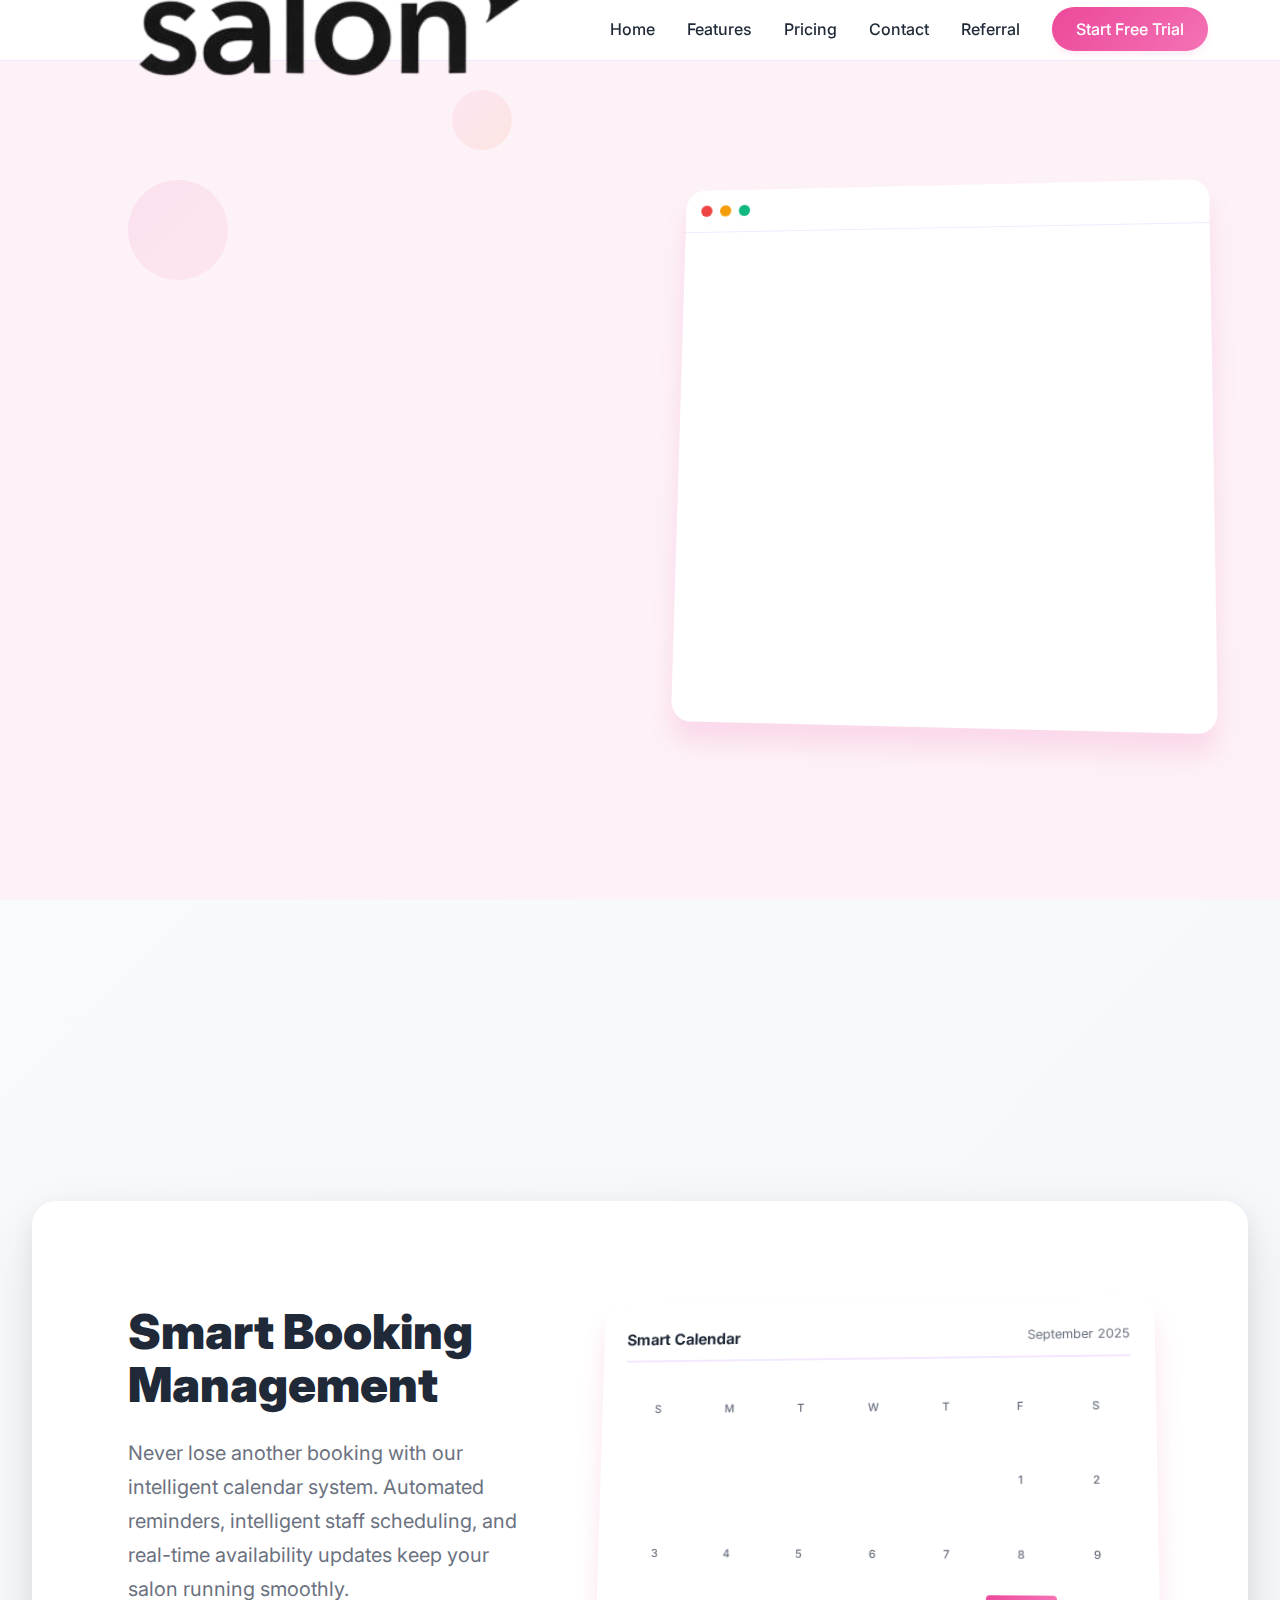
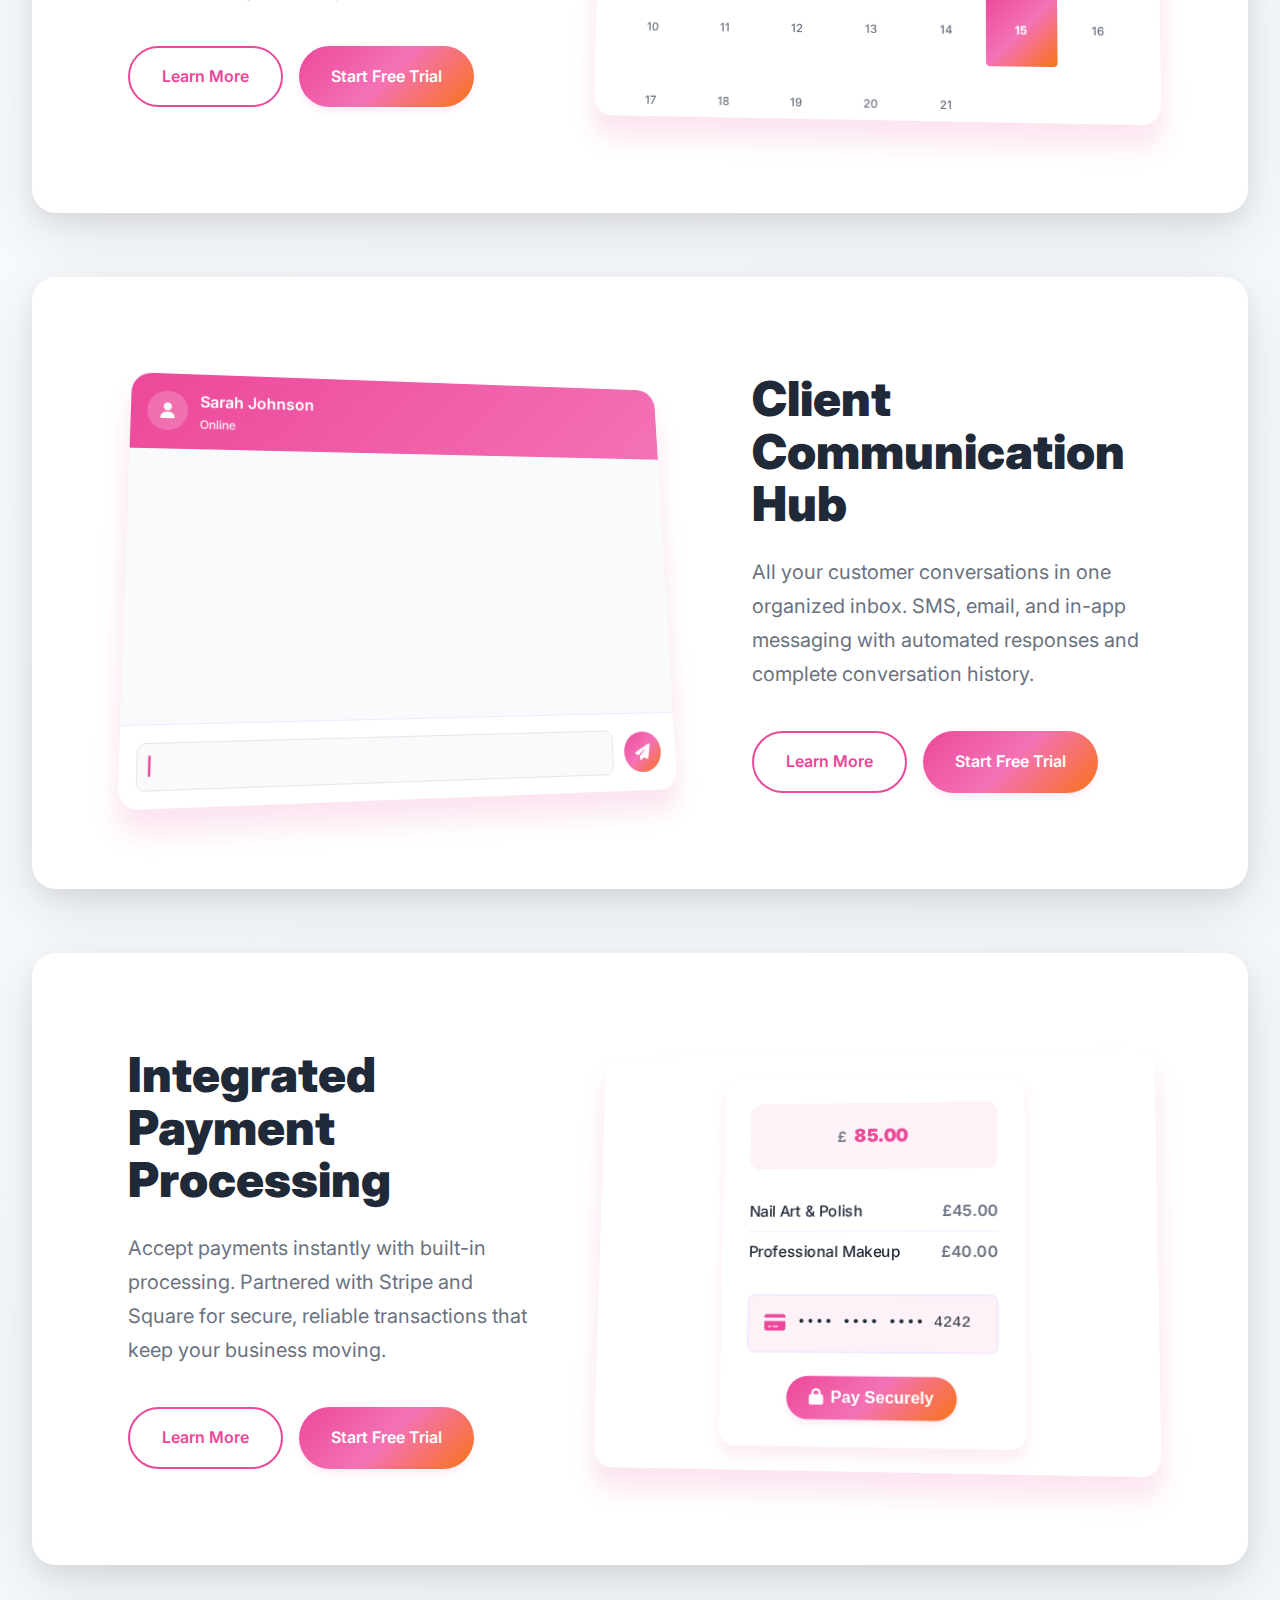
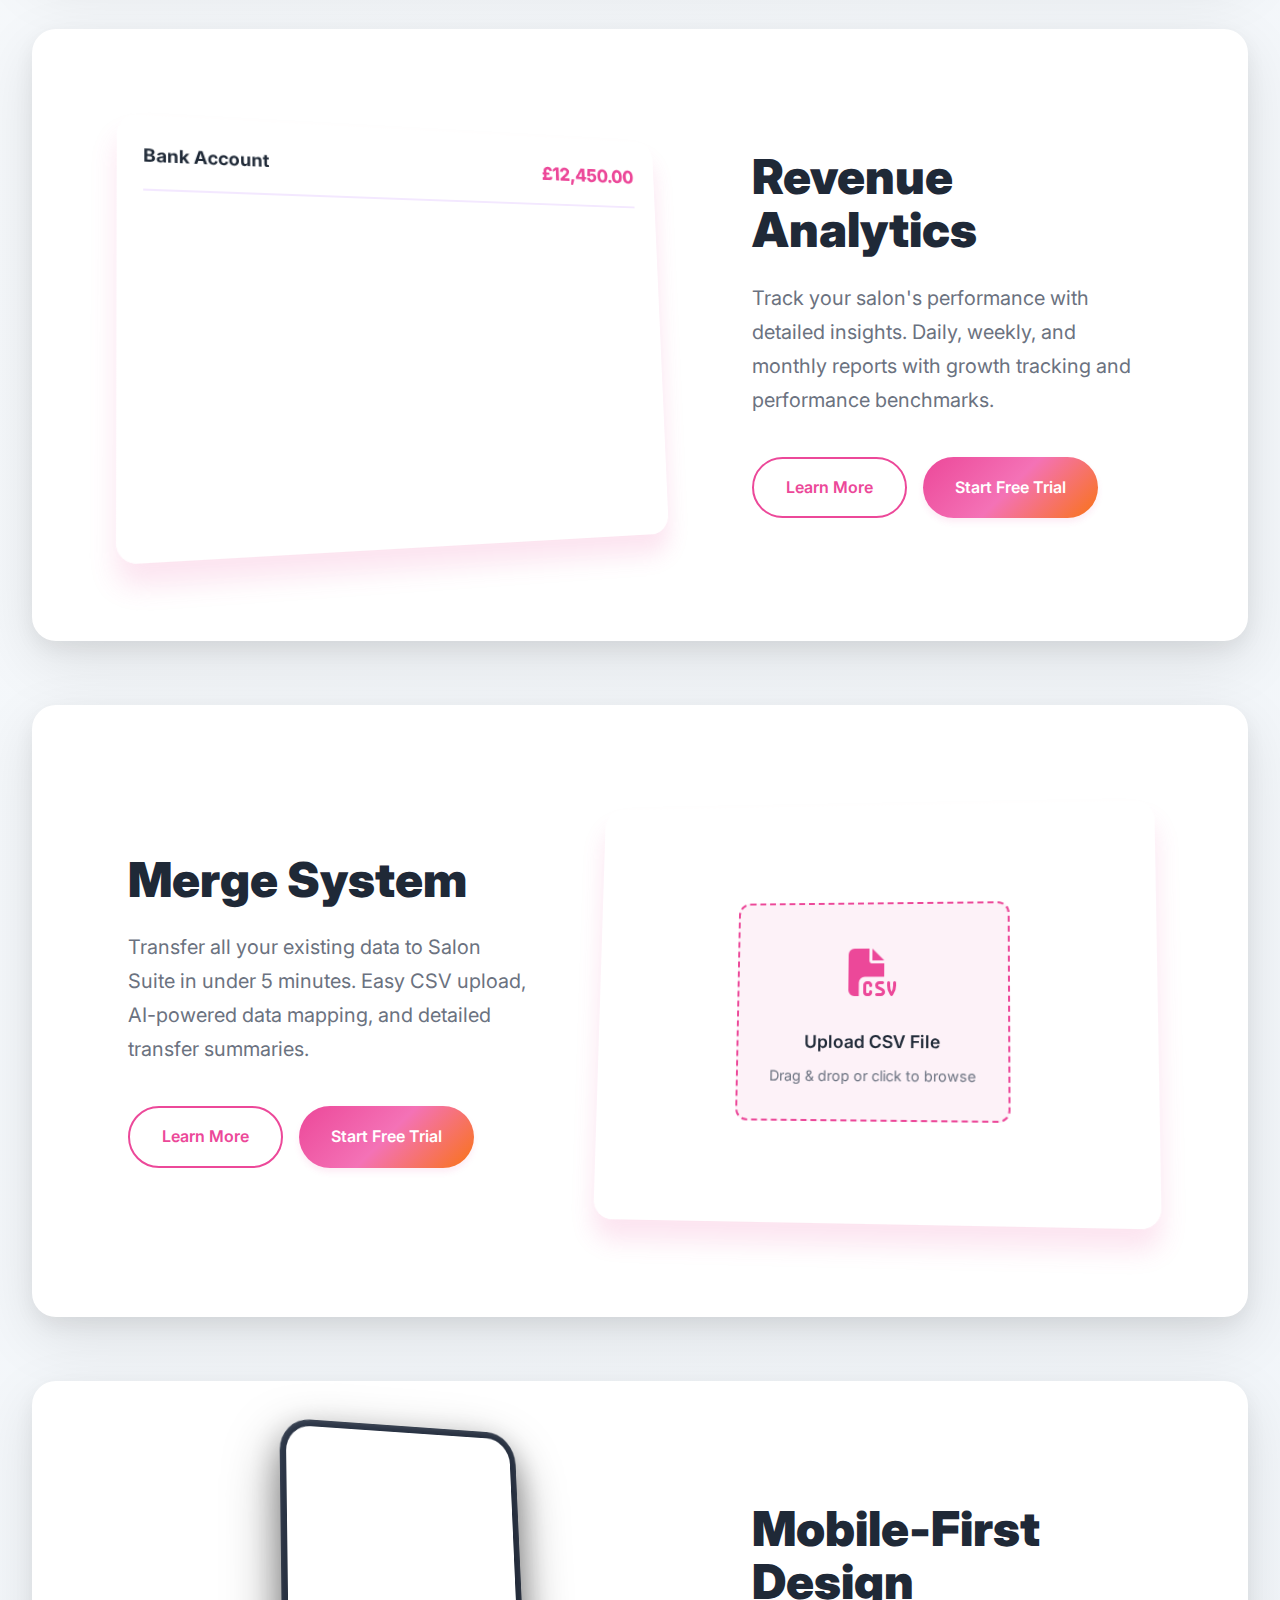
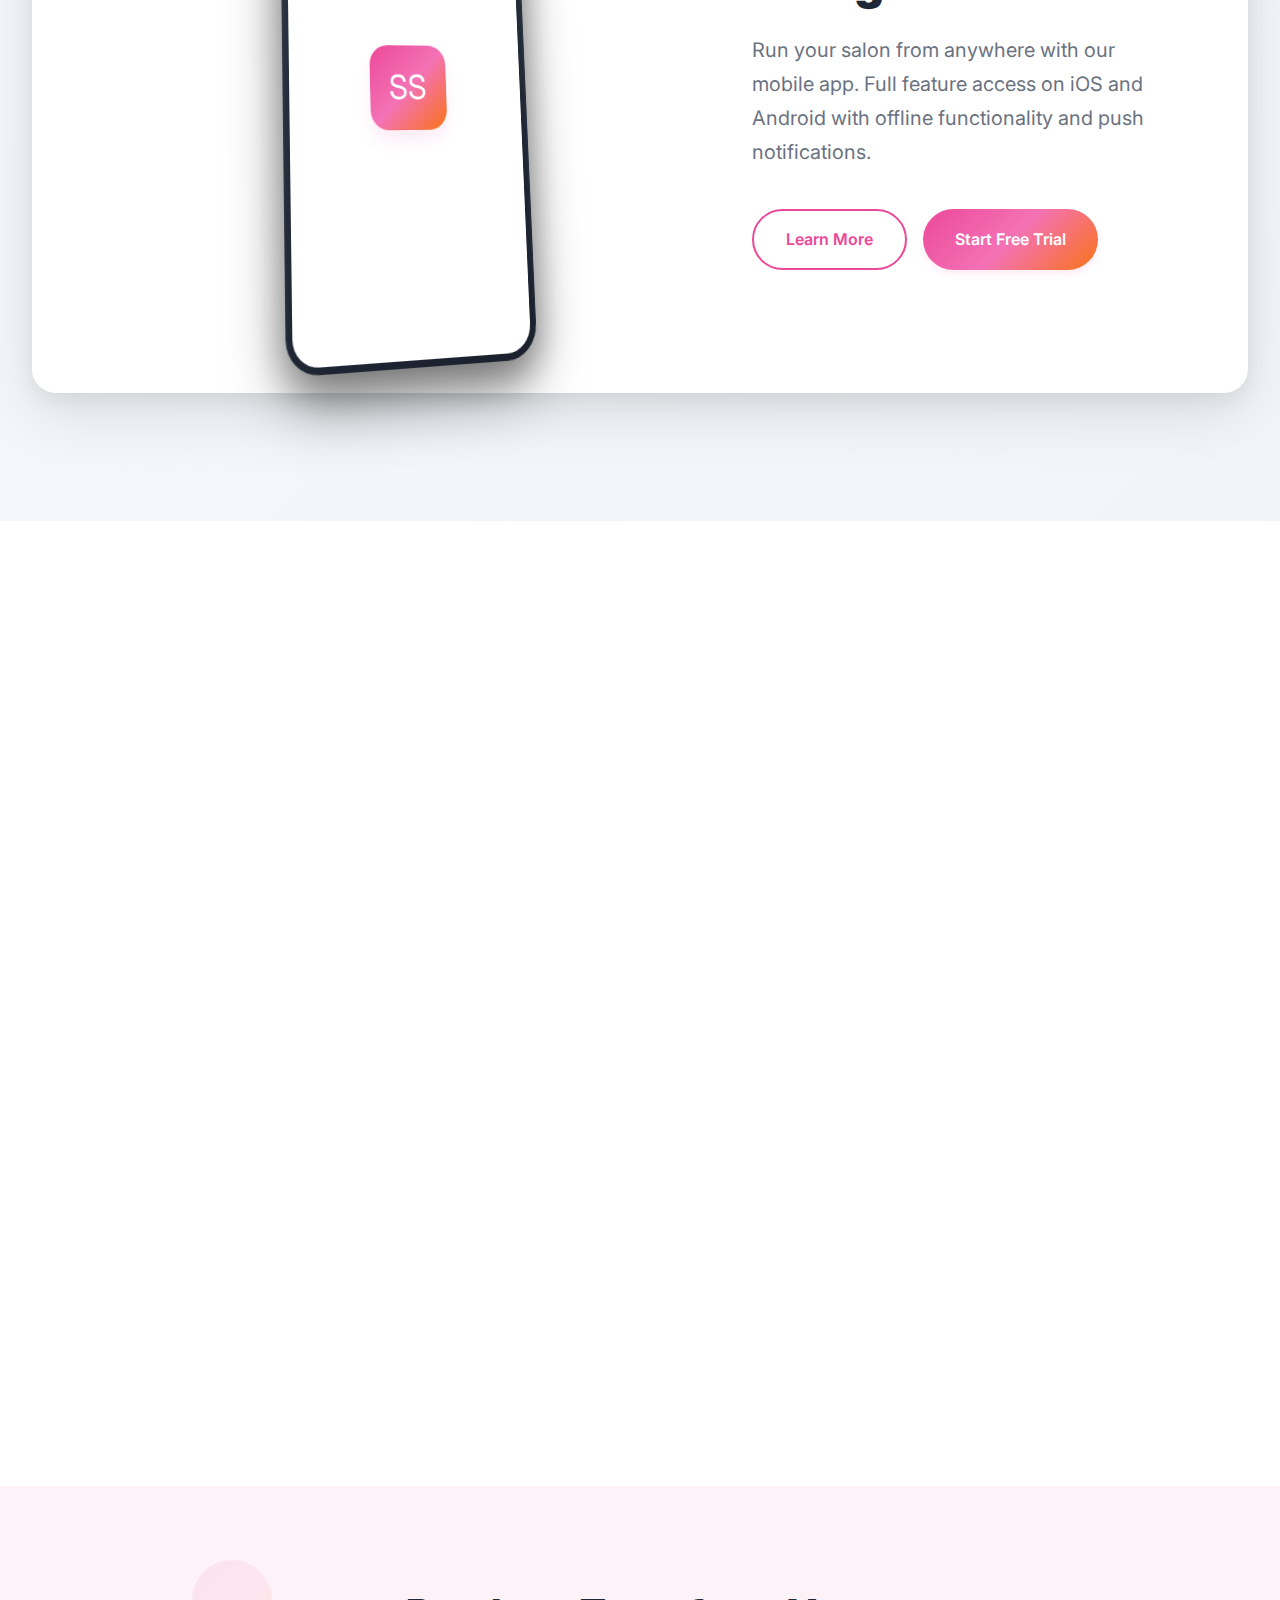
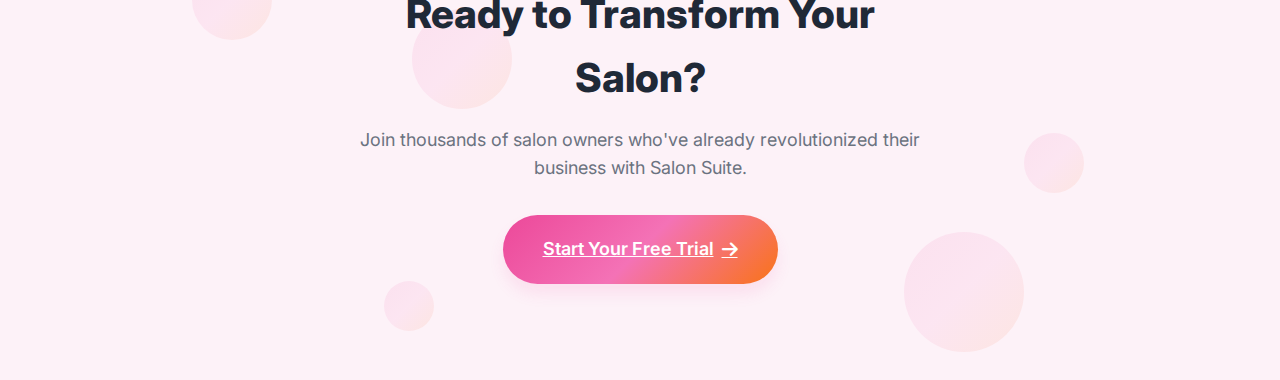
<file: index.html>
<!DOCTYPE html>
<html lang="en">
<head>
    <meta charset="UTF-8">
    <meta name="viewport" content="width=device-width, initial-scale=1.0">
    <title>Salon Suite - Revolutionary Salon Management Software</title>
    <meta name="description" content="Transform your salon business with Salon Suite - the ultimate salon management software with booking, inventory, and client management.">
    <link rel="icon" type="image/png" href="icons/Salon Suite favicon.png">
    <link rel="stylesheet" href="styles.css?v=2">
    <link href="https://fonts.googleapis.com/css2?family=Inter:wght@300;400;500;600;700;800;900&display=swap" rel="stylesheet">
    <link rel="stylesheet" href="https://cdnjs.cloudflare.com/ajax/libs/font-awesome/6.4.0/css/all.min.css">
</head>
<body>
    <!-- Navigation -->
    <nav class="navbar">
        <div class="nav-container">
            <div class="nav-logo">
                <img src="icons/Salon Suite Logo (black on white).png" alt="Salon Suite" class="logo-image">
            </div>
            <ul class="nav-menu">
                <li class="nav-item">
                    <a href="#home" class="nav-link">Home</a>
                </li>
                <li class="nav-item">
                    <a href="#features" class="nav-link">Features</a>
                </li>
                <li class="nav-item">
                    <a href="#pricing" class="nav-link">Pricing</a>
                </li>
                <li class="nav-item">
                    <a href="#contact" class="nav-link">Contact</a>
                </li>
                <li class="nav-item">
                    <a href="ambassador.html" class="nav-link">Referral</a>
                </li>
                <li class="nav-item">
                    <a href="#pricing" class="nav-link cta-button">Start Free Trial</a>
                </li>
            </ul>
            <div class="hamburger">
                <span class="bar"></span>
                <span class="bar"></span>
                <span class="bar"></span>
            </div>
        </div>
    </nav>

    <!-- Hero Section -->
    <section id="home" class="hero">
        <div class="hero-background">
            <div class="floating-shapes">
                <div class="shape shape-1"></div>
                <div class="shape shape-2"></div>
                <div class="shape shape-3"></div>
                <div class="shape shape-4"></div>
                <div class="shape shape-5"></div>
            </div>
        </div>
        <div class="hero-container">
            <div class="hero-content">
                <h1 class="hero-title">
                    <span class="title-line">Revolutionize Your</span>
                    <span class="title-line highlight">Salon Business</span>
                </h1>
                <p class="hero-subtitle">
                    The ultimate salon management software that streamlines your operations, 
                    enhances client experience, and boosts your revenue with cutting-edge technology.
                </p>
                <div class="hero-cta">
                    <a href="#pricing" class="cta-primary">
                        <span>Start Free Trial</span>
                        <i class="fas fa-arrow-right"></i>
                    </a>
                </div>

            </div>
            <div class="hero-visual">
                <div class="dashboard-preview">
                    <div class="dashboard-header">
                        <div class="header-dots">
                            <span></span>
                            <span></span>
                            <span></span>
                        </div>
                    </div>
                    <div class="dashboard-content">
                        <div class="widget widget-1">
                            <div class="widget-header">
                                <h3>Today's Appointments</h3>
                                <span class="widget-badge">12</span>
                            </div>
                            <div class="appointment-list">
                                <div class="appointment-item">
                                    <div class="appointment-time">9:00 AM</div>
                                    <div class="appointment-details">
                                        <div class="client-name">Sarah Johnson</div>
                                        <div class="service-name">Professional Makeup</div>
                                    </div>
                                    <div class="appointment-status confirmed"></div>
                                </div>
                                <div class="appointment-item">
                                    <div class="appointment-time">10:30 AM</div>
                                    <div class="appointment-details">
                                        <div class="client-name">Emma Davis</div>
                                        <div class="service-name">Nail Art & Polish</div>
                                    </div>
                                    <div class="appointment-status confirmed"></div>
                                </div>
                            </div>
                        </div>
                        <div class="widget widget-2">
                            <div class="widget-header">
                                <h3>Revenue Today</h3>
                            </div>
                            <div class="revenue-display">
                                <span class="revenue-amount">$2,847</span>
                                <span class="revenue-change positive">+12.5%</span>
                            </div>
                            <div class="revenue-chart">
                                <div class="chart-bar" style="height: 60%"></div>
                                <div class="chart-bar" style="height: 80%"></div>
                                <div class="chart-bar" style="height: 45%"></div>
                                <div class="chart-bar" style="height: 90%"></div>
                                <div class="chart-bar" style="height: 70%"></div>
                            </div>
                        </div>
                    </div>
                </div>
            </div>
        </div>
    </section>

    <!-- Features Section -->
    <section id="features" class="features">
        <div class="container">
            <div class="section-header">
                <h2 class="section-title">Powerful Features That Drive Success</h2>
                <p class="section-subtitle">Every tool you need to run a thriving salon business</p>
            </div>
            
            <!-- Feature 1: Smart Booking Management -->
            <div class="feature-showcase">
                <div class="feature-content">
                    <div class="feature-text">
                        <h3>Smart Booking Management</h3>
                        <p>Never lose another booking with our intelligent calendar system. Automated reminders, intelligent staff scheduling, and real-time availability updates keep your salon running smoothly.</p>
                        <div class="feature-actions">
                            <a href="booking-management.html" class="btn-learn-more">Learn More</a>
                            <a href="https://app.salonsuite.app" class="btn-start-free">Start Free Trial</a>
                        </div>
                    </div>
                    <div class="feature-visual">
                        <div class="feature-demo" id="booking-demo">
                            <!-- Booking animation will appear here -->
                        </div>
                    </div>
                </div>
            </div>

            <!-- Feature 2: Client Communication Hub -->
            <div class="feature-showcase reverse">
                <div class="feature-content">
                    <div class="feature-visual">
                        <div class="feature-demo" id="chat-demo">
                            <!-- Chat animation will appear here -->
                        </div>
                    </div>
                    <div class="feature-text">
                        <h3>Client Communication Hub</h3>
                        <p>All your customer conversations in one organized inbox. SMS, email, and in-app messaging with automated responses and complete conversation history.</p>
                        <div class="feature-actions">
                            <a href="chat-system.html" class="btn-learn-more">Learn More</a>
                            <a href="https://app.salonsuite.app" class="btn-start-free">Start Free Trial</a>
                        </div>
                    </div>
                </div>
            </div>

            <!-- Feature 3: Payment Processing -->
            <div class="feature-showcase">
                <div class="feature-content">
                    <div class="feature-text">
                        <h3>Integrated Payment Processing</h3>
                        <p>Accept payments instantly with built-in processing. Partnered with Stripe and Square for secure, reliable transactions that keep your business moving.</p>
                        <div class="feature-actions">
                            <a href="payment-system.html" class="btn-learn-more">Learn More</a>
                            <a href="https://app.salonsuite.app" class="btn-start-free">Start Free Trial</a>
                        </div>
                    </div>
                    <div class="feature-visual">
                        <div class="feature-demo" id="payment-demo">
                            <!-- Payment animation will appear here -->
                        </div>
                    </div>
                </div>
            </div>

            <!-- Feature 4: Revenue Analytics -->
            <div class="feature-showcase reverse">
                <div class="feature-content">
                    <div class="feature-visual">
                        <div class="feature-demo" id="revenue-demo">
                            <!-- Revenue animation will appear here -->
                        </div>
                    </div>
                    <div class="feature-text">
                        <h3>Revenue Analytics</h3>
                        <p>Track your salon's performance with detailed insights. Daily, weekly, and monthly reports with growth tracking and performance benchmarks.</p>
                        <div class="feature-actions">
                            <a href="revenue-tracking.html" class="btn-learn-more">Learn More</a>
                            <a href="https://app.salonsuite.app" class="btn-start-free">Start Free Trial</a>
                        </div>
                    </div>
                </div>
            </div>

            <!-- Feature 5: Merge System -->
            <div class="feature-showcase">
                <div class="feature-content">
                    <div class="feature-text">
                        <h3>Merge System</h3>
                        <p>Transfer all your existing data to Salon Suite in under 5 minutes. Easy CSV upload, AI-powered data mapping, and detailed transfer summaries.</p>
                        <div class="feature-actions">
                            <a href="merge-system.html" class="btn-learn-more">Learn More</a>
                            <a href="https://app.salonsuite.app" class="btn-start-free">Start Free Trial</a>
                        </div>
                    </div>
                    <div class="feature-visual">
                        <div class="feature-demo" id="merge-demo">
                            <!-- Merge animation will appear here -->
                        </div>
                    </div>
                </div>
            </div>

            <!-- Feature 6: Mobile App -->
            <div class="feature-showcase reverse">
                <div class="feature-content">
                    <div class="feature-visual">
                        <div class="feature-demo" id="mobile-demo">
                            <!-- Mobile animation will appear here -->
                        </div>
                    </div>
                    <div class="feature-text">
                        <h3>Mobile-First Design</h3>
                        <p>Run your salon from anywhere with our mobile app. Full feature access on iOS and Android with offline functionality and push notifications.</p>
                        <div class="feature-actions">
                            <a href="mobile-app.html" class="btn-learn-more">Learn More</a>
                            <a href="https://app.salonsuite.app" class="btn-start-free">Start Free Trial</a>
                        </div>
                    </div>
                </div>
            </div>
        </div>
    </section>

    <!-- Pricing Section -->
    <section id="pricing" class="pricing">
        <div class="container">
            <div class="section-header">
                <h2 class="section-title">Choose Your Plan</h2>
                <p class="section-subtitle">From solo artists to multi-salon empires. Scale with confidence.</p>
            </div>
            <div class="pricing-grid">
                <div class="pricing-card" data-aos="fade-up">
                    <div class="pricing-header">
                        <h3>Starter</h3>
                        <div class="pricing-price">
                            <span class="currency">£</span>
                            <span class="amount">27</span>
                            <span class="period">/month</span>
                        </div>
                        <p class="pricing-subtitle">Best for self-employed artists</p>
                    </div>
                    <div class="pricing-features">
                        <ul>
                            <li><i class="fas fa-check"></i> 1 staff member (just you)</li>
                            <li><i class="fas fa-check"></i> Unlimited customers</li>
                            <li><i class="fas fa-check"></i> Advanced booking</li>
                            <li><i class="fas fa-check"></i> Client communication</li>
                            <li><i class="fas fa-check"></i> Basic revenue tracking</li>
                            <li><i class="fas fa-check"></i> Mobile app access</li>
                            <li><i class="fas fa-check"></i> Unlimited reminders</li>
                        </ul>
                    </div>
                    <a href="https://buy.stripe.com/00weVf7780se5GufAL2cg01" class="pricing-cta">Start Free Trial</a>
                </div>

                <div class="pricing-card featured" data-aos="fade-up" data-aos-delay="100">
                    <div class="pricing-badge">Most Popular</div>
                    <div class="pricing-header">
                        <h3>Standard</h3>
                        <div class="pricing-price">
                            <span class="currency">£</span>
                            <span class="amount">75</span>
                            <span class="period">/month</span>
                        </div>
                        <p class="pricing-subtitle">Best for salon owners with one salon</p>
                    </div>
                    <div class="pricing-features">
                        <ul>
                            <li><i class="fas fa-check"></i> Everything in Starter</li>
                            <li><i class="fas fa-check"></i> Up to 5 staff members total</li>
                            <li><i class="fas fa-check"></i> Advanced revenue tracking</li>
                            <li><i class="fas fa-check"></i> Staff management tools</li>
                            <li><i class="fas fa-check"></i> Analytics & reporting</li>
                            <li><i class="fas fa-check"></i> Additional staff: £9/mo each</li>
                            <li><i class="fas fa-check"></i> 1 salon location only</li>
                        </ul>
                    </div>
                    <a href="https://buy.stripe.com/9B6cN78bc2Amc4Scoz2cg00" class="pricing-cta featured">Start Free Trial</a>
                </div>

                <div class="pricing-card" data-aos="fade-up" data-aos-delay="200">
                    <div class="pricing-badge">Best Value</div>
                    <div class="pricing-header">
                        <h3>Enterprise</h3>
                        <div class="pricing-price">
                            <span class="currency">£</span>
                            <span class="amount">147</span>
                            <span class="period">/month</span>
                        </div>
                        <p class="pricing-subtitle">Best for multiple salon owners</p>
                    </div>
                    <div class="pricing-features">
                        <ul>
                            <li><i class="fas fa-check"></i> Everything in Standard</li>
                            <li><i class="fas fa-check"></i> Unlimited salons</li>
                            <li><i class="fas fa-check"></i> Multi-location management</li>
                            <li><i class="fas fa-check"></i> Advanced analytics</li>
                            <li><i class="fas fa-check"></i> Priority support</li>
                            <li><i class="fas fa-check"></i> Custom integrations</li>
                            <li><i class="fas fa-check"></i> Dedicated account manager</li>
                        </ul>
                    </div>
                    <span class="pricing-cta coming-soon">Coming Soon</span>
                </div>
            </div>
        </div>
    </section>

    <!-- CTA Section -->
    <section class="cta-section">
        <div class="cta-section-background">
            <div class="cta-floating-shapes">
                <div class="cta-shape cta-shape-1"></div>
                <div class="cta-shape cta-shape-2"></div>
                <div class="cta-shape cta-shape-3"></div>
                <div class="cta-shape cta-shape-4"></div>
                <div class="cta-shape cta-shape-5"></div>
            </div>
        </div>
        <div class="container">
            <div class="cta-content">
                <h2>Ready to Transform Your Salon?</h2>
                <p>Join thousands of salon owners who've already revolutionized their business with Salon Suite.</p>
                <div class="cta-buttons">
                    <a href="#pricing" class="cta-primary large">
                        <span>Start Your Free Trial</span>
                        <i class="fas fa-arrow-right"></i>
                    </a>
                </div>
            </div>
        </div>
    </section>

    <script src="script.js"></script>
</body>
</html>
</file>
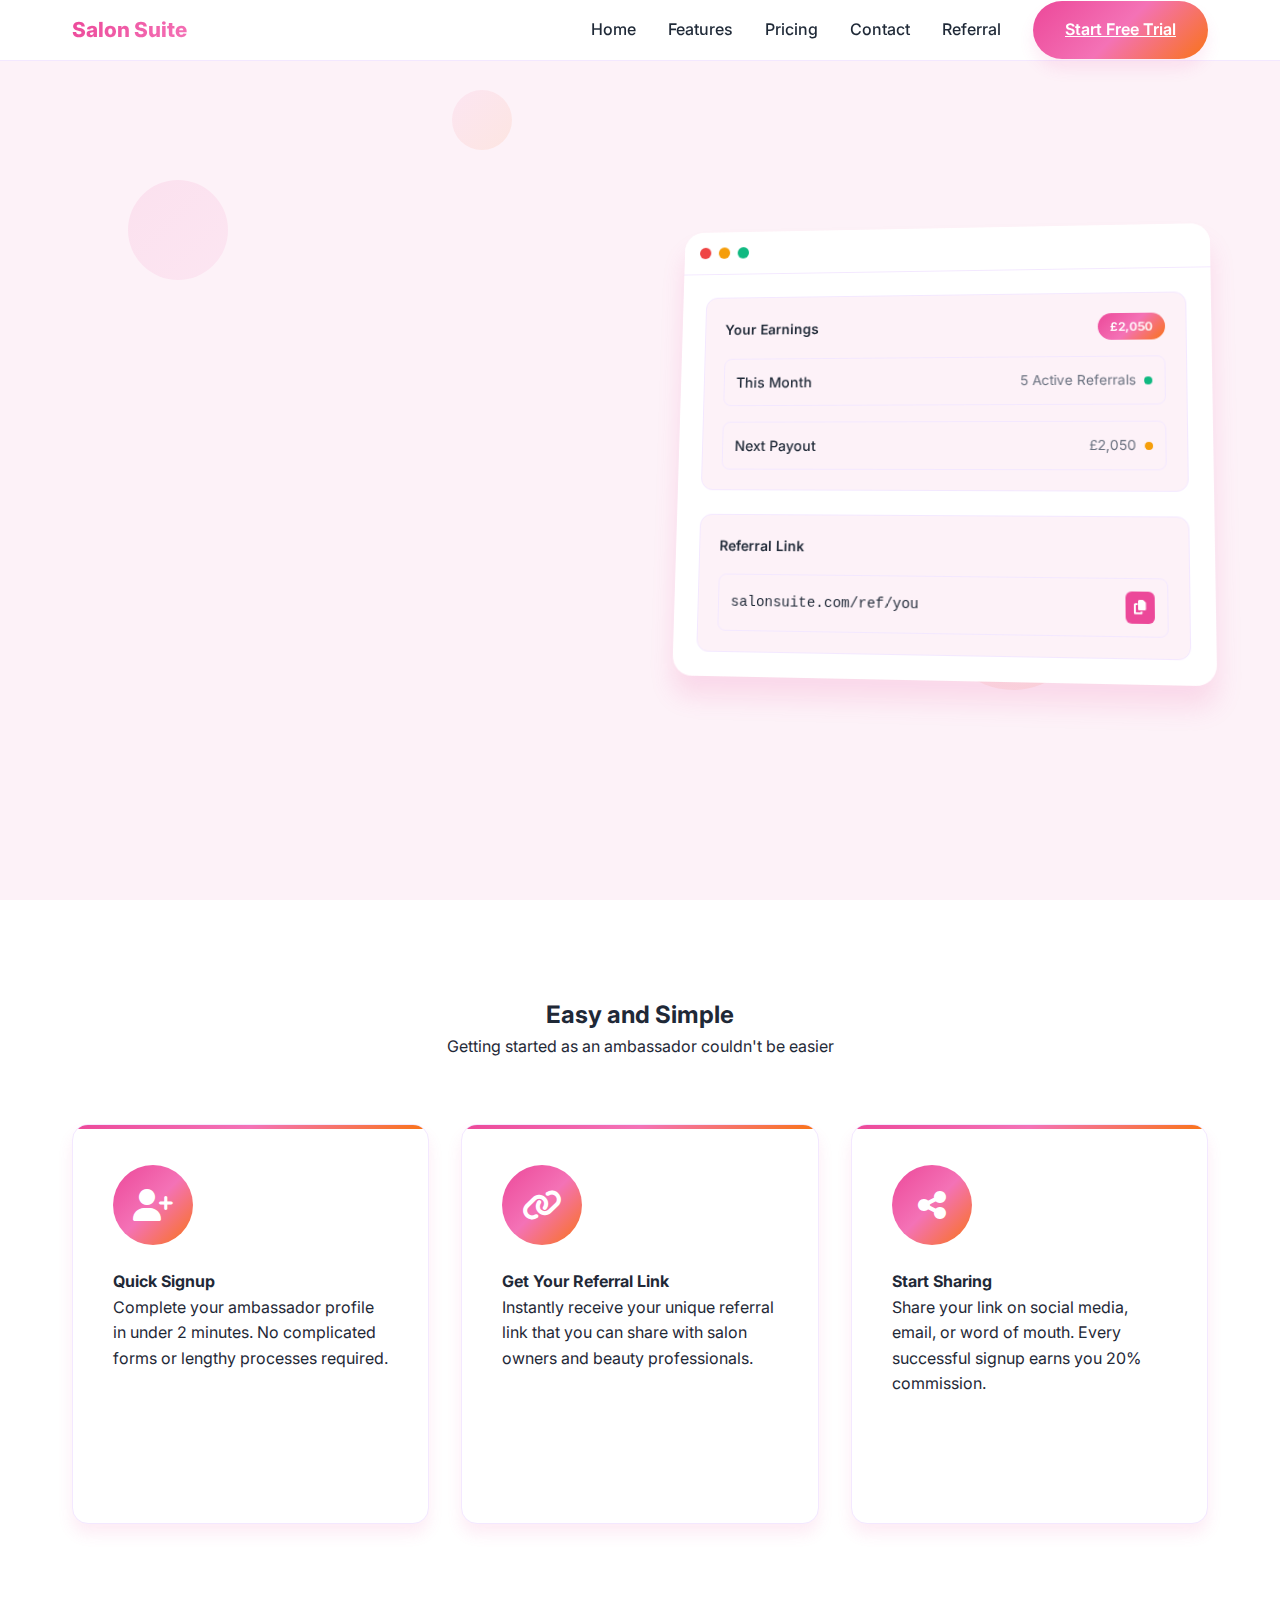
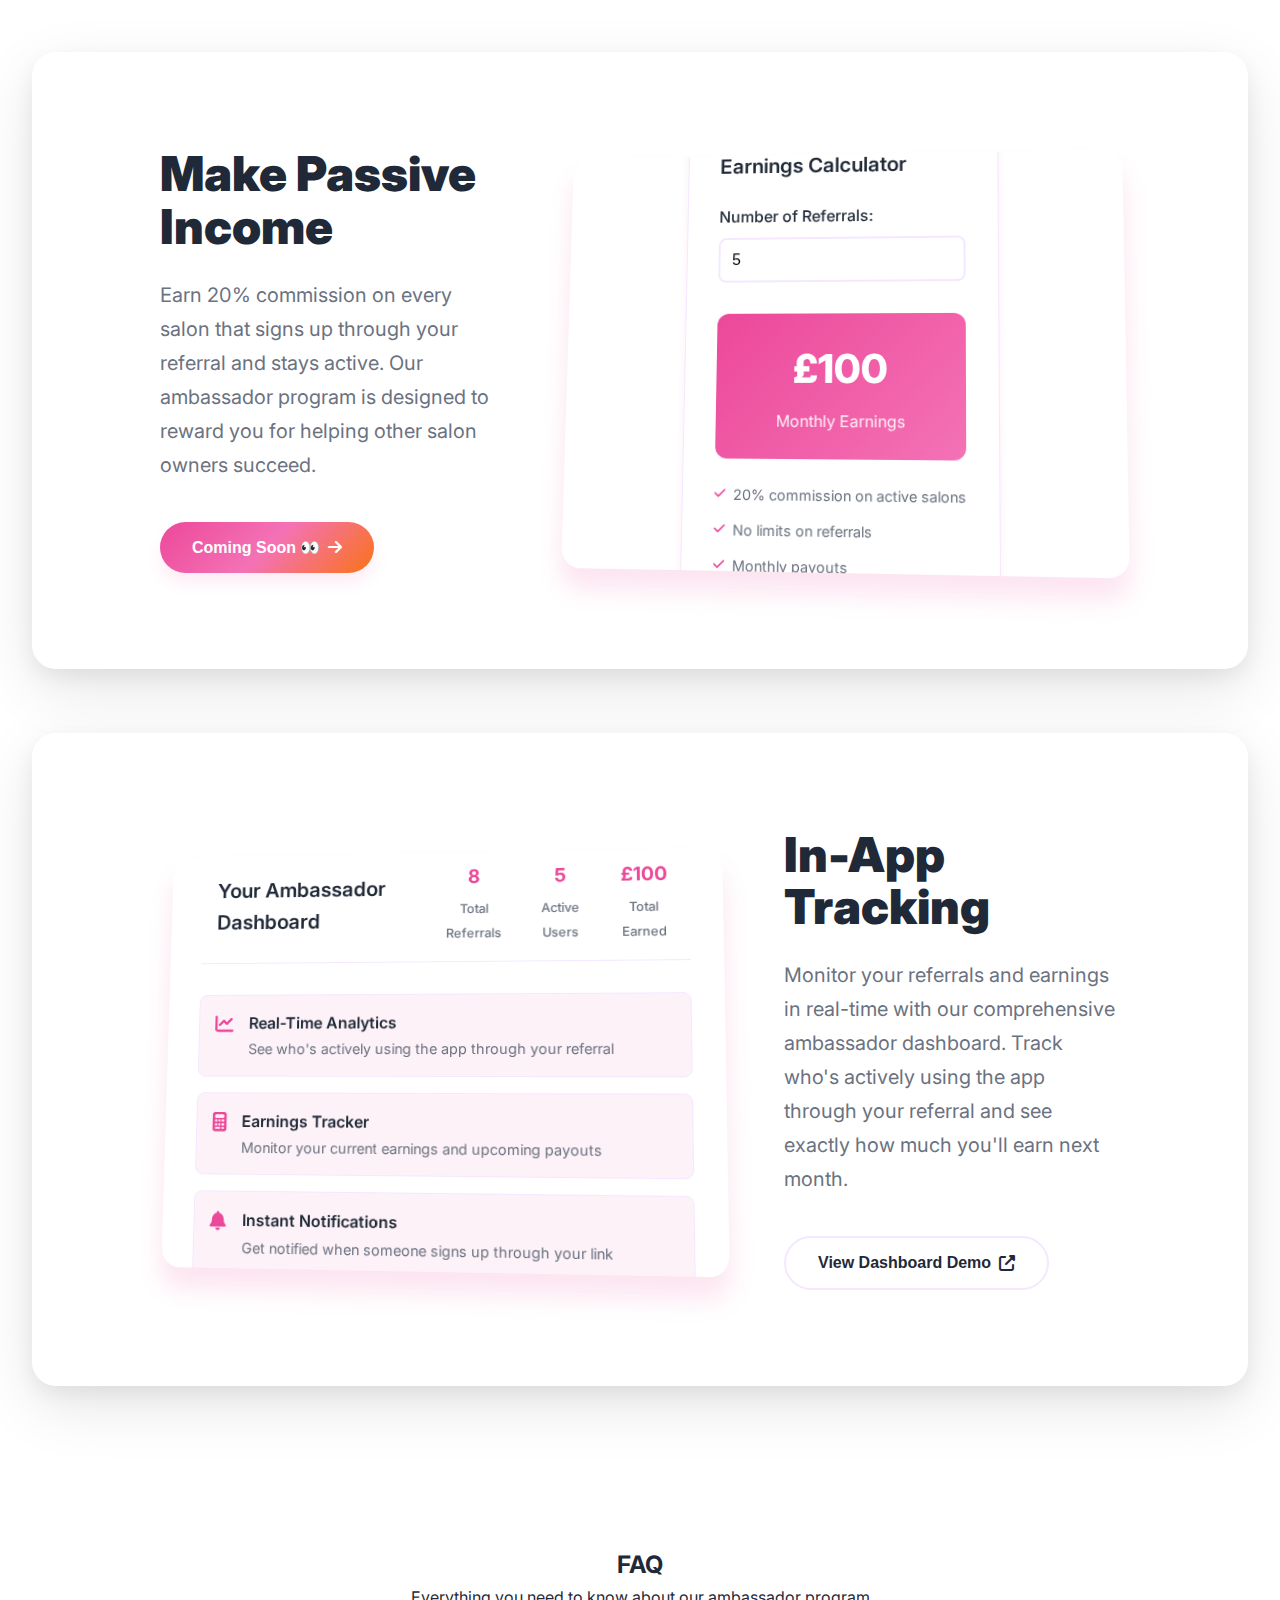
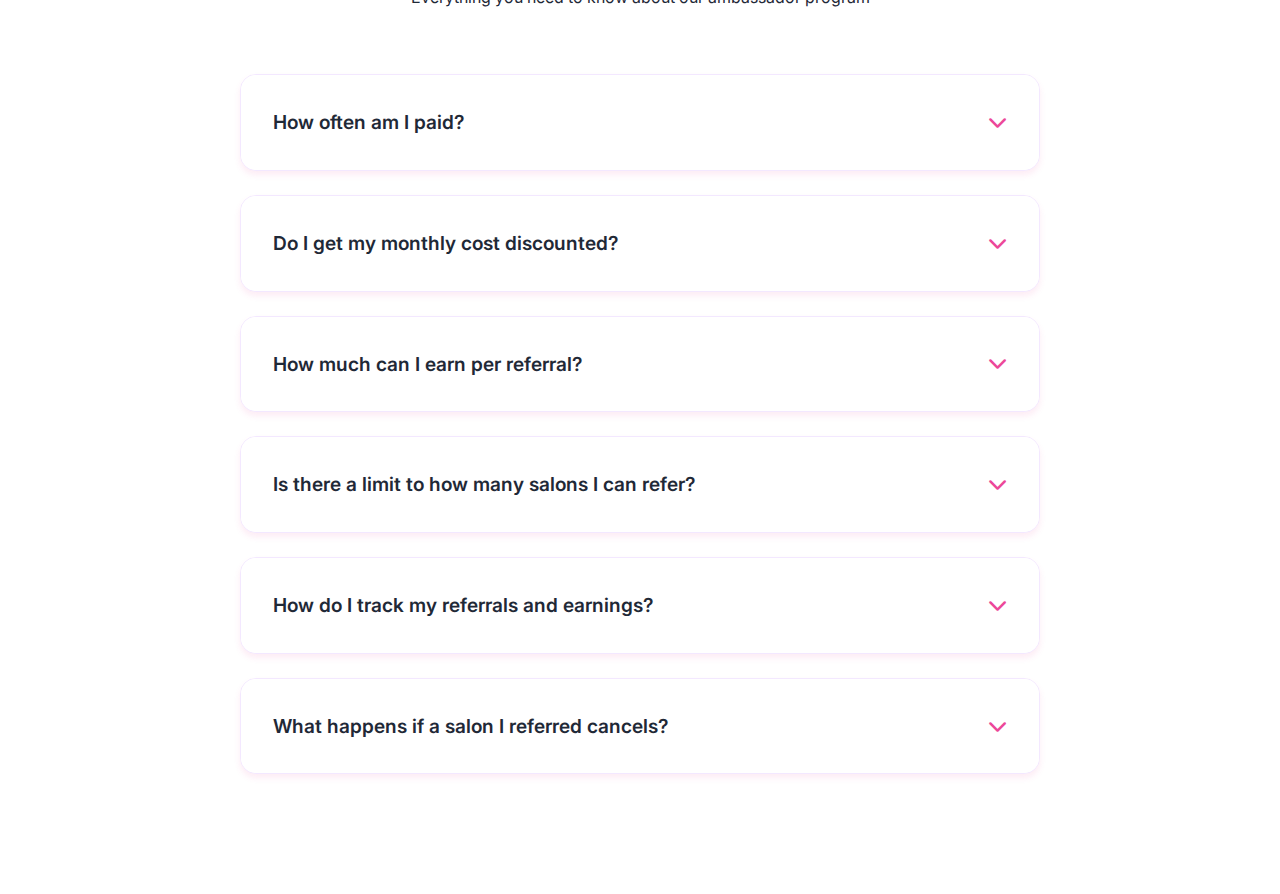
<file: ambassador.html>
<!DOCTYPE html>
<html lang="en">
<head>
    <meta charset="UTF-8">
    <meta name="viewport" content="width=device-width, initial-scale=1.0">
    <title>Ambassador Program - Salon Suite</title>
    <link rel="stylesheet" href="styles.css">
    <link href="https://fonts.googleapis.com/css2?family=Inter:wght@300;400;500;600;700;800;900&display=swap" rel="stylesheet">
    <link rel="stylesheet" href="https://cdnjs.cloudflare.com/ajax/libs/font-awesome/6.4.0/css/all.min.css">
</head>
<body>
    <!-- Navigation -->
    <nav class="navbar">
        <div class="nav-container">
            <div class="nav-logo">
                <span class="logo-text">Salon Suite</span>
            </div>
            <ul class="nav-menu">
                <li><a href="index.html" class="nav-link">Home</a></li>
                <li><a href="index.html#features" class="nav-link">Features</a></li>
                <li><a href="index.html#pricing" class="nav-link">Pricing</a></li>
                <li><a href="index.html#contact" class="nav-link">Contact</a></li>
                <li><a href="ambassador.html" class="nav-link">Referral</a></li>
                <li><a href="#" class="cta-primary">Start Free Trial</a></li>
            </ul>
        </div>
    </nav>

    <!-- Hero Section -->
    <section class="hero">
        <div class="hero-background">
            <div class="floating-shapes">
                <div class="shape shape-1"></div>
                <div class="shape shape-2"></div>
                <div class="shape shape-3"></div>
                <div class="shape shape-4"></div>
                <div class="shape shape-5"></div>
            </div>
        </div>
        <div class="hero-container">
            <div class="hero-content">
                <h1 class="hero-title">
                    <span class="title-line">Want to Become a</span>
                    <span class="title-line highlight">Salon Suite Ambassador?</span>
                </h1>
                <p class="hero-subtitle">
                    Join our exclusive ambassador program and earn 20% commission on every salon you refer. 
                    Start building your passive income stream today with our proven referral system.
                </p>
                <div class="hero-cta">
                    <button class="cta-primary">
                        <span>Coming Soon 👀</span>
                        <i class="fas fa-arrow-right"></i>
                    </button>
                </div>
                <div class="hero-stats">
                    <div class="stat-item">
                        <span class="stat-number">20%</span>
                        <span class="stat-label">Commission Rate</span>
                    </div>
                    <div class="stat-item">
                        <span class="stat-number">£20</span>
                        <span class="stat-label">Average Per Referral</span>
                    </div>
                    <div class="stat-item">
                        <span class="stat-number">Monthly</span>
                        <span class="stat-label">Payouts</span>
                    </div>
                </div>
            </div>
            <div class="hero-visual">
                <div class="dashboard-preview">
                    <div class="dashboard-header">
                        <div class="header-dots">
                            <span></span>
                            <span></span>
                            <span></span>
                        </div>
                    </div>
                    <div class="dashboard-content">
                        <div class="widget widget-1">
                            <div class="widget-header">
                                <h3>Your Earnings</h3>
                                <span class="widget-badge">£2,050</span>
                            </div>
                            <div class="earnings-list">
                                <div class="earnings-item">
                                    <div class="earnings-month">This Month</div>
                                    <div class="earnings-details">
                                        <div class="referral-count">5 Active Referrals</div>
                                        <div class="earnings-status active"></div>
                                    </div>
                                </div>
                                <div class="earnings-item">
                                    <div class="earnings-month">Next Payout</div>
                                    <div class="earnings-details">
                                        <div class="referral-count">£2,050</div>
                                        <div class="earnings-status pending"></div>
                                    </div>
                                </div>
                            </div>
                        </div>
                        <div class="widget widget-2">
                            <div class="widget-header">
                                <h3>Referral Link</h3>
                            </div>
                            <div class="referral-link-display">
                                <span class="link-text">salonsuite.com/ref/you</span>
                                <button class="copy-btn">
                                    <i class="fas fa-copy"></i>
                                </button>
                            </div>
                        </div>
                    </div>
                </div>
            </div>
        </div>
    </section>

    <!-- Easy Signup Section -->
    <section class="features-section">
        <div class="container">
            <div class="section-header">
                <h2>Easy and Simple</h2>
                <p>Getting started as an ambassador couldn't be easier</p>
            </div>
            <div class="features-grid">
                <div class="feature-card">
                    <div class="feature-icon">
                        <i class="fas fa-user-plus"></i>
                    </div>
                    <h4>Quick Signup</h4>
                    <p>Complete your ambassador profile in under 2 minutes. No complicated forms or lengthy processes required.</p>
                </div>
                <div class="feature-card">
                    <div class="feature-icon">
                        <i class="fas fa-link"></i>
                    </div>
                    <h4>Get Your Referral Link</h4>
                    <p>Instantly receive your unique referral link that you can share with salon owners and beauty professionals.</p>
                </div>
                <div class="feature-card">
                    <div class="feature-icon">
                        <i class="fas fa-share-alt"></i>
                    </div>
                    <h4>Start Sharing</h4>
                    <p>Share your link on social media, email, or word of mouth. Every successful signup earns you 20% commission.</p>
                </div>
            </div>
        </div>
    </section>

    <!-- Passive Income Section -->
    <section class="feature-showcase">
        <div class="container">
            <div class="feature-content">
                <div class="feature-text">
                    <h3>Make Passive Income</h3>
                    <p>Earn 20% commission on every salon that signs up through your referral and stays active. Our ambassador program is designed to reward you for helping other salon owners succeed.</p>
                    <div class="feature-actions">
                        <button class="cta-primary">
                            Coming Soon 👀
                            <i class="fas fa-arrow-right"></i>
                        </button>
                    </div>
                </div>
                <div class="feature-demo">
                    <div class="income-calculator">
                        <h4>Earnings Calculator</h4>
                        <div class="calculator-input">
                            <label for="referrals">Number of Referrals:</label>
                            <input type="number" id="referrals" value="5" min="0" max="100">
                        </div>
                        <div class="calculator-result">
                            <div class="result-amount">£100</div>
                            <div class="result-label">Monthly Earnings</div>
                        </div>
                        <div class="calculator-benefits">
                            <div class="benefit">
                                <i class="fas fa-check"></i>
                                <span>20% commission on active salons</span>
                            </div>
                            <div class="benefit">
                                <i class="fas fa-check"></i>
                                <span>No limits on referrals</span>
                            </div>
                            <div class="benefit">
                                <i class="fas fa-check"></i>
                                <span>Monthly payouts</span>
                            </div>
                        </div>
                    </div>
                </div>
            </div>
        </div>
    </section>

    <!-- In-App Tracking Section -->
    <section class="feature-showcase reverse">
        <div class="container">
            <div class="feature-content">
                <div class="feature-demo">
                    <div class="tracking-dashboard">
                        <div class="dashboard-header">
                            <h4>Your Ambassador Dashboard</h4>
                            <div class="dashboard-stats">
                                <div class="stat">
                                    <span class="stat-number">8</span>
                                    <span class="stat-label">Total Referrals</span>
                                </div>
                                <div class="stat">
                                    <span class="stat-number">5</span>
                                    <span class="stat-label">Active Users</span>
                                </div>
                                <div class="stat">
                                    <span class="stat-number">£100</span>
                                    <span class="stat-label">Total Earned</span>
                                </div>
                            </div>
                        </div>
                        <div class="tracking-features">
                            <div class="tracking-item">
                                <i class="fas fa-chart-line"></i>
                                <div>
                                    <h5>Real-Time Analytics</h5>
                                    <p>See who's actively using the app through your referral</p>
                                </div>
                            </div>
                            <div class="tracking-item">
                                <i class="fas fa-calculator"></i>
                                <div>
                                    <h5>Earnings Tracker</h5>
                                    <p>Monitor your current earnings and upcoming payouts</p>
                                </div>
                            </div>
                            <div class="tracking-item">
                                <i class="fas fa-bell"></i>
                                <div>
                                    <h5>Instant Notifications</h5>
                                    <p>Get notified when someone signs up through your link</p>
                                </div>
                            </div>
                        </div>
                    </div>
                </div>
                <div class="feature-text">
                    <h3>In-App Tracking</h3>
                    <p>Monitor your referrals and earnings in real-time with our comprehensive ambassador dashboard. Track who's actively using the app through your referral and see exactly how much you'll earn next month.</p>
                    <div class="feature-actions">
                        <button class="cta-secondary">
                            View Dashboard Demo
                            <i class="fas fa-external-link-alt"></i>
                        </button>
                    </div>
                </div>
            </div>
        </div>
    </section>

    <!-- FAQ Section -->
    <section class="faq-section">
        <div class="container">
            <div class="section-header">
                <h2>FAQ</h2>
                <p>Everything you need to know about our ambassador program</p>
            </div>
            <div class="faq-container">
                <div class="faq-item">
                    <div class="faq-question" onclick="toggleFAQ(this)">
                        <h3>How often am I paid?</h3>
                        <i class="fas fa-chevron-down"></i>
                    </div>
                    <div class="faq-answer">
                        <p>You are paid monthly. All earnings from your referrals are calculated and paid out on the first of each month via PayPal, bank transfer, or check.</p>
                    </div>
                </div>
                
                <div class="faq-item">
                    <div class="faq-question" onclick="toggleFAQ(this)">
                        <h3>Do I get my monthly cost discounted?</h3>
                        <i class="fas fa-chevron-down"></i>
                    </div>
                    <div class="faq-answer">
                        <p>No, but you make so much from referrals that it'll basically be free! Most ambassadors earn enough to cover their monthly subscription costs within the first few referrals.</p>
                    </div>
                </div>
                
                <div class="faq-item">
                    <div class="faq-question" onclick="toggleFAQ(this)">
                        <h3>How much can I earn per referral?</h3>
                        <i class="fas fa-chevron-down"></i>
                    </div>
                    <div class="faq-answer">
                        <p>You earn 20% commission on every salon that signs up through your referral link and stays active. On average, this works out to around £20 per active referral per month.</p>
                    </div>
                </div>
                
                <div class="faq-item">
                    <div class="faq-question" onclick="toggleFAQ(this)">
                        <h3>Is there a limit to how many salons I can refer?</h3>
                        <i class="fas fa-chevron-down"></i>
                    </div>
                    <div class="faq-answer">
                        <p>No limits! You can refer as many salons as you want. The more you refer, the more you earn. There's no cap on your potential earnings.</p>
                    </div>
                </div>
                
                <div class="faq-item">
                    <div class="faq-question" onclick="toggleFAQ(this)">
                        <h3>How do I track my referrals and earnings?</h3>
                        <i class="fas fa-chevron-down"></i>
                    </div>
                    <div class="faq-answer">
                        <p>You'll have access to a comprehensive ambassador dashboard where you can track all your referrals, see who's actively using the app, monitor your earnings in real-time, and view your upcoming payouts.</p>
                    </div>
                </div>
                
                <div class="faq-item">
                    <div class="faq-question" onclick="toggleFAQ(this)">
                        <h3>What happens if a salon I referred cancels?</h3>
                        <i class="fas fa-chevron-down"></i>
                    </div>
                    <div class="faq-answer">
                        <p>You only earn commission on active salons. If a salon cancels their subscription, you'll stop earning from that referral. However, if they reactivate later, your earnings will resume.</p>
                    </div>
                </div>
            </div>
        </div>
    </section>

    <script src="script.js"></script>
    <script>
        // Ambassador page specific JavaScript
        document.addEventListener('DOMContentLoaded', function() {
            // Earnings calculator
            const referralsInput = document.getElementById('referrals');
            const resultAmount = document.querySelector('.calculator-result .result-amount');
            
            function updateEarnings() {
                const referrals = parseInt(referralsInput.value) || 0;
                const earnings = referrals * 20;
                resultAmount.textContent = `£${earnings.toLocaleString()}`;
            }
            
            if (referralsInput && resultAmount) {
                referralsInput.addEventListener('input', updateEarnings);
            }
            
            // Copy referral link functionality
            const copyBtn = document.querySelector('.copy-btn');
            if (copyBtn) {
                copyBtn.addEventListener('click', function() {
                    const linkText = document.querySelector('.link-text');
                    if (linkText) {
                        navigator.clipboard.writeText(linkText.textContent);
                        copyBtn.innerHTML = '<i class="fas fa-check"></i>';
                        setTimeout(() => {
                            copyBtn.innerHTML = '<i class="fas fa-copy"></i>';
                        }, 2000);
                    }
                });
            }
        });
        
        // FAQ Toggle Function
        function toggleFAQ(element) {
            const faqItem = element.parentElement;
            const answer = faqItem.querySelector('.faq-answer');
            const isActive = element.classList.contains('active');
            
            // Close all other FAQ items
            document.querySelectorAll('.faq-question').forEach(question => {
                question.classList.remove('active');
                question.nextElementSibling.classList.remove('active');
            });
            
            // Toggle current FAQ item
            if (!isActive) {
                element.classList.add('active');
                answer.classList.add('active');
            }
        }
    </script>
</body>
</html>
</file>
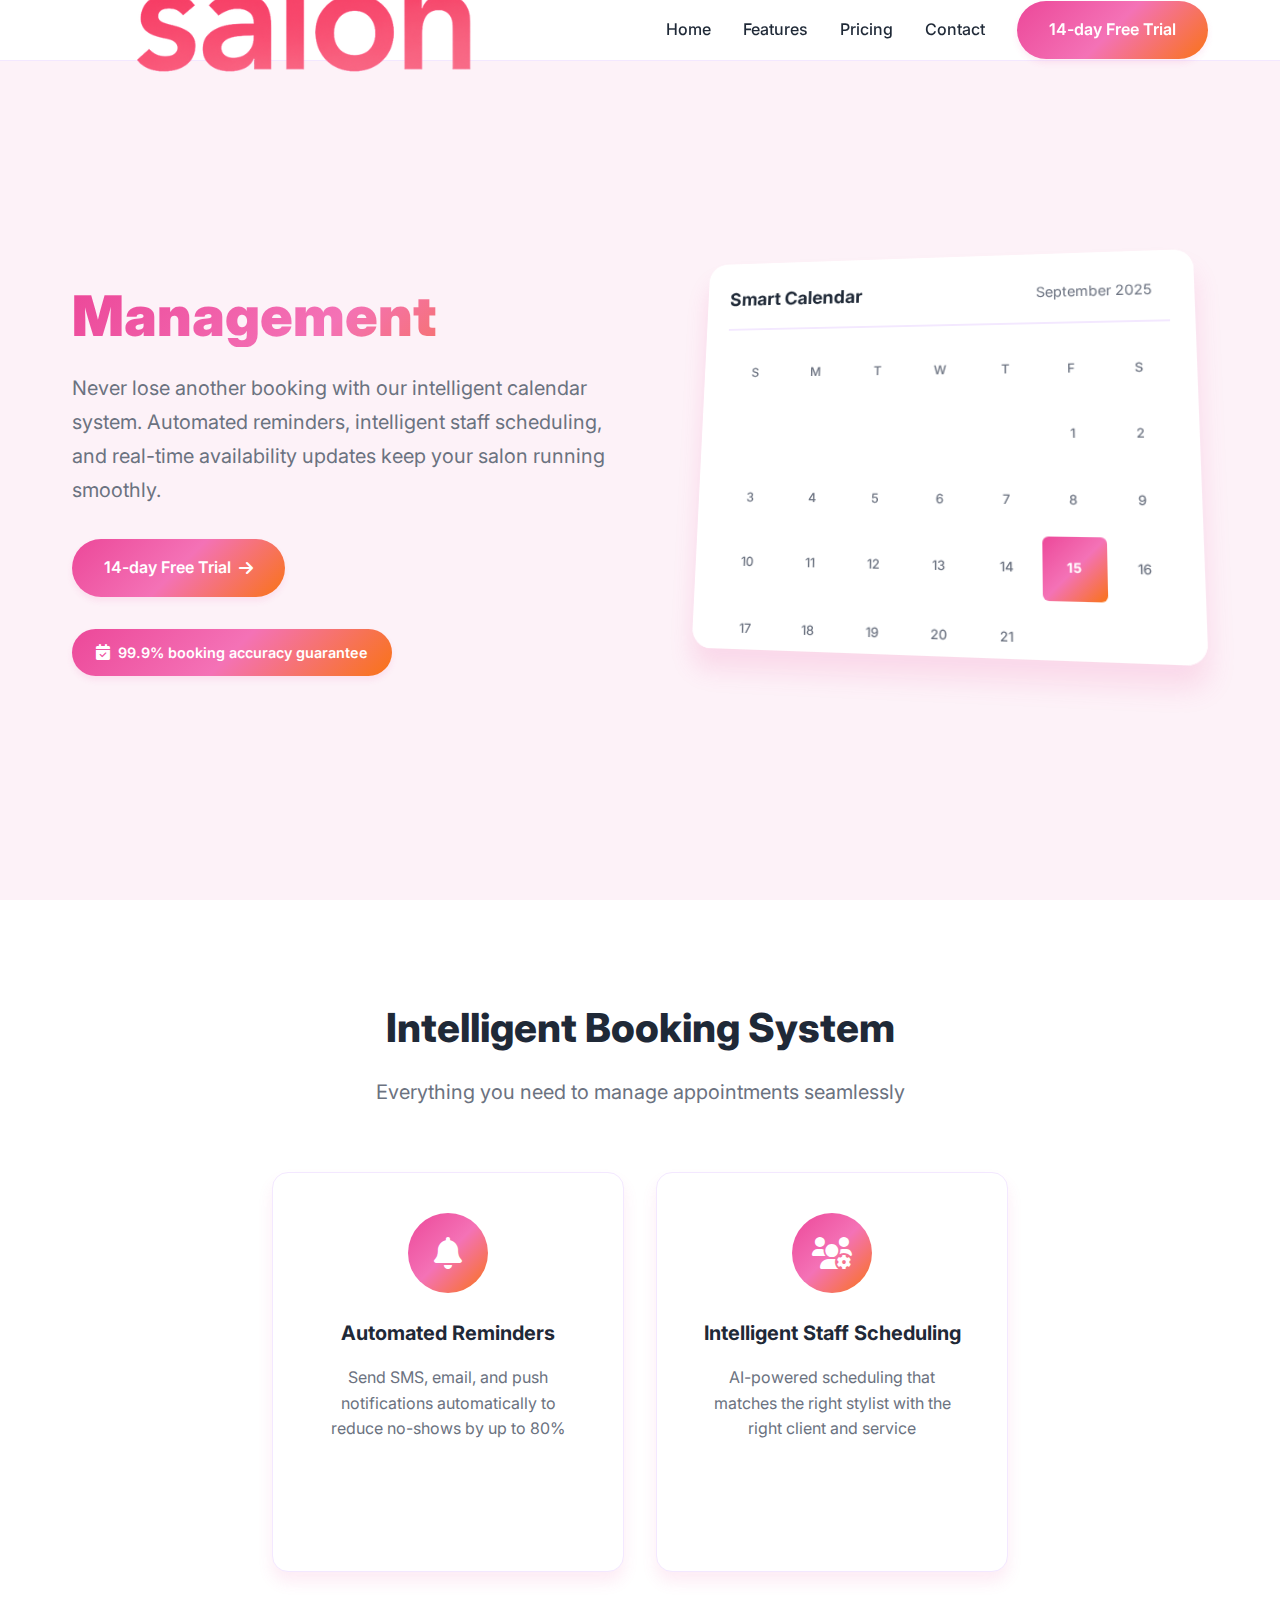
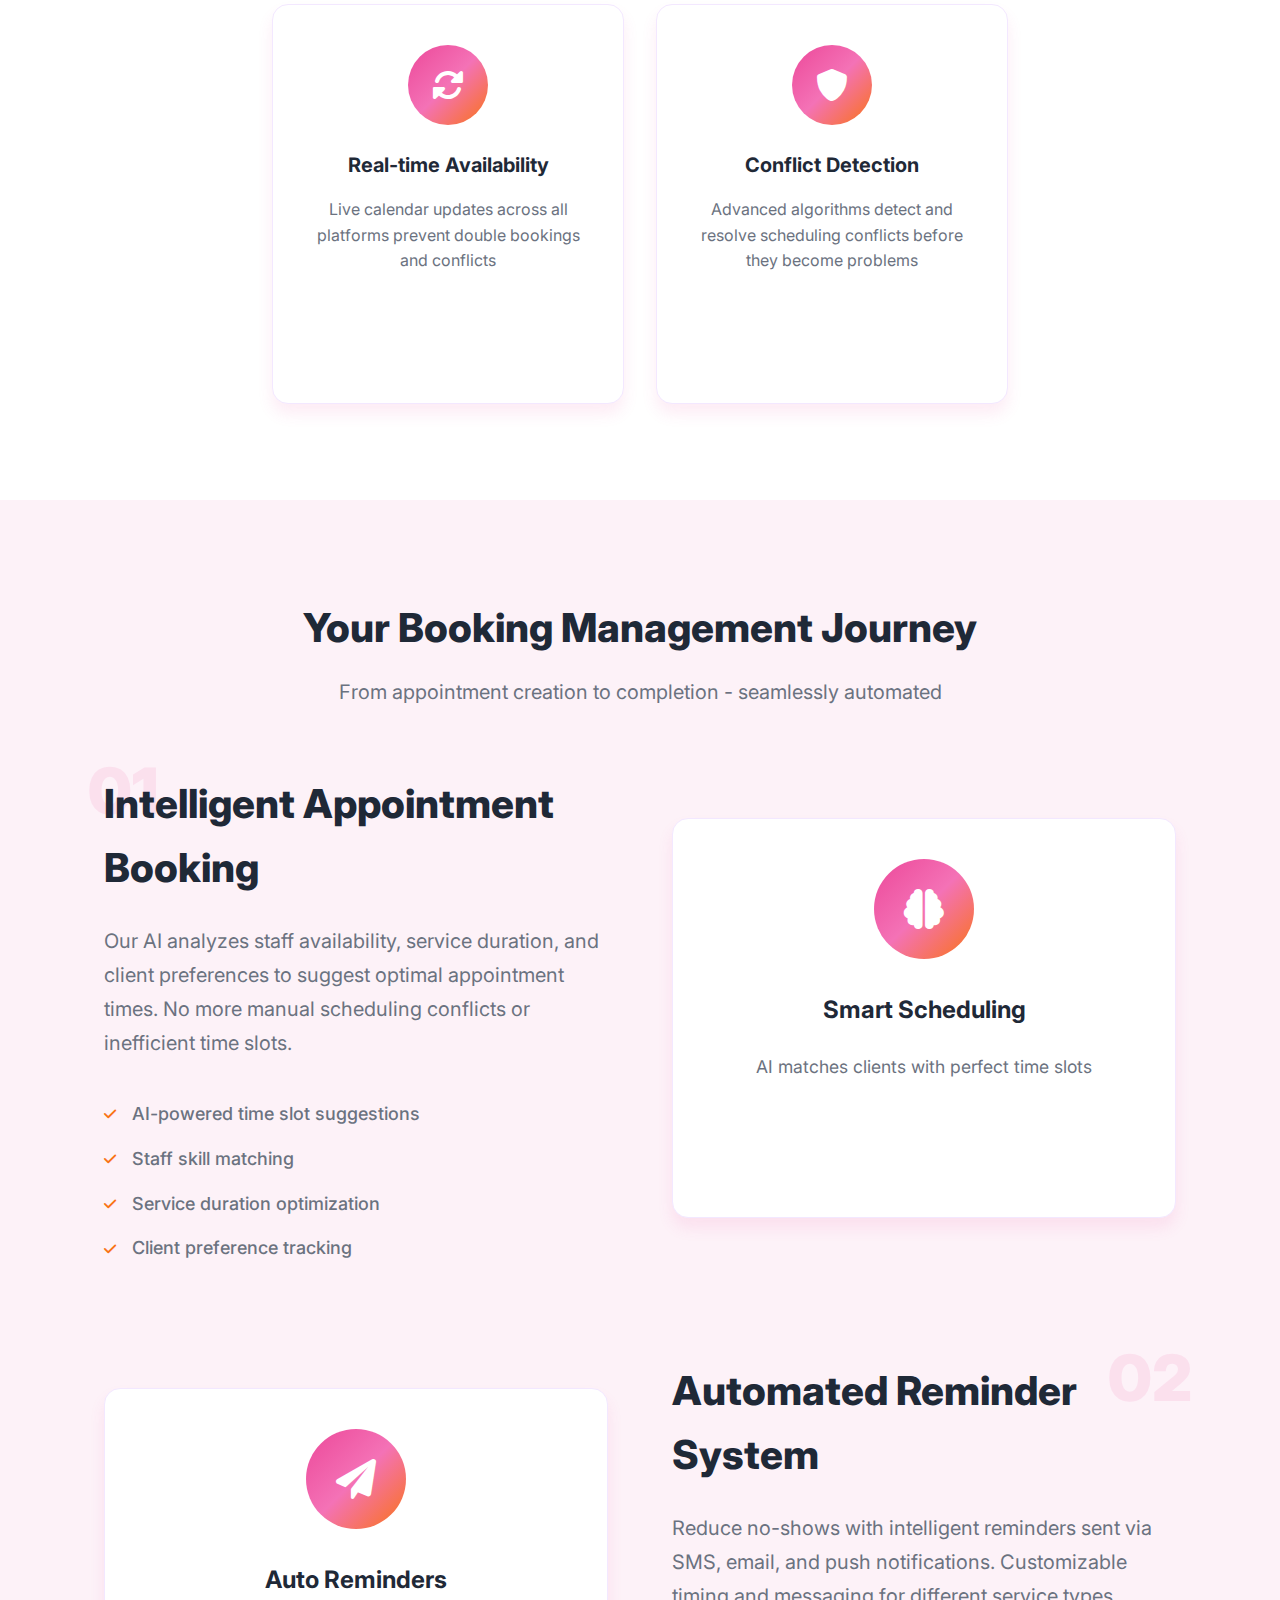
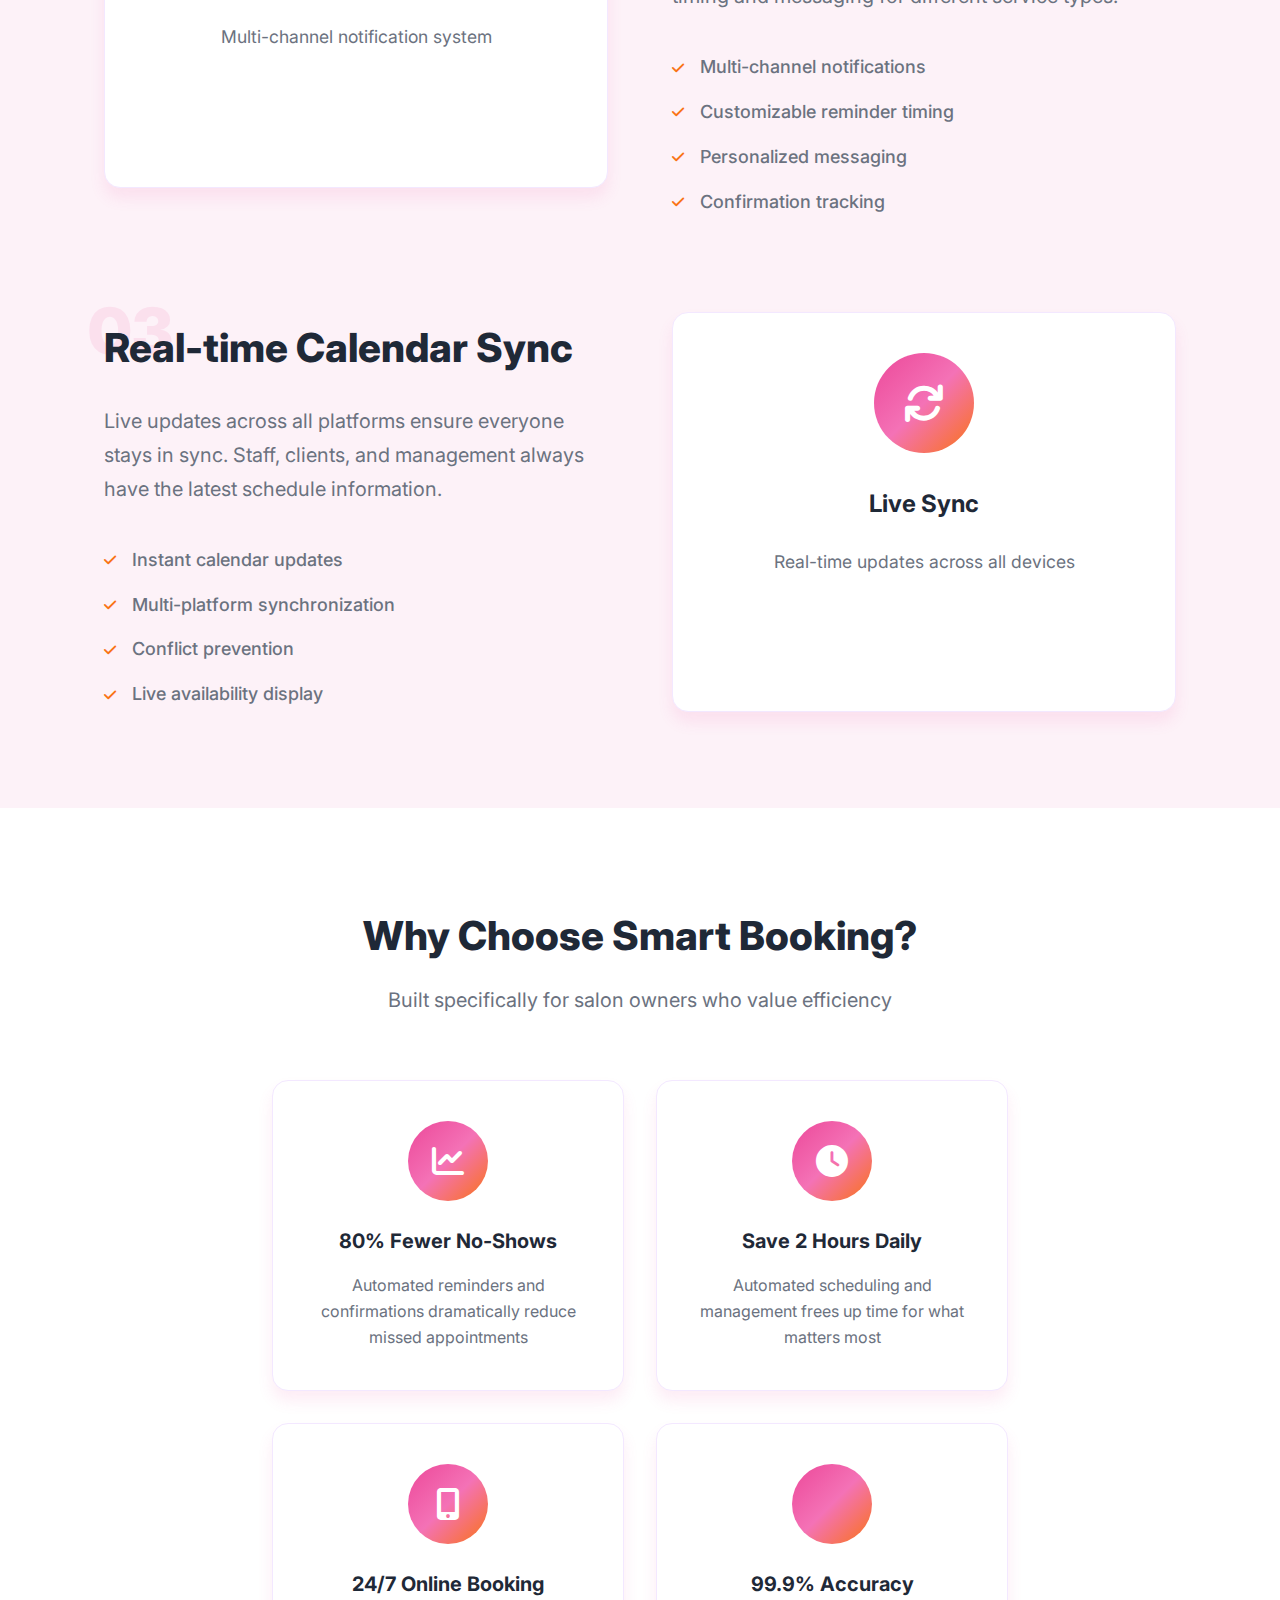
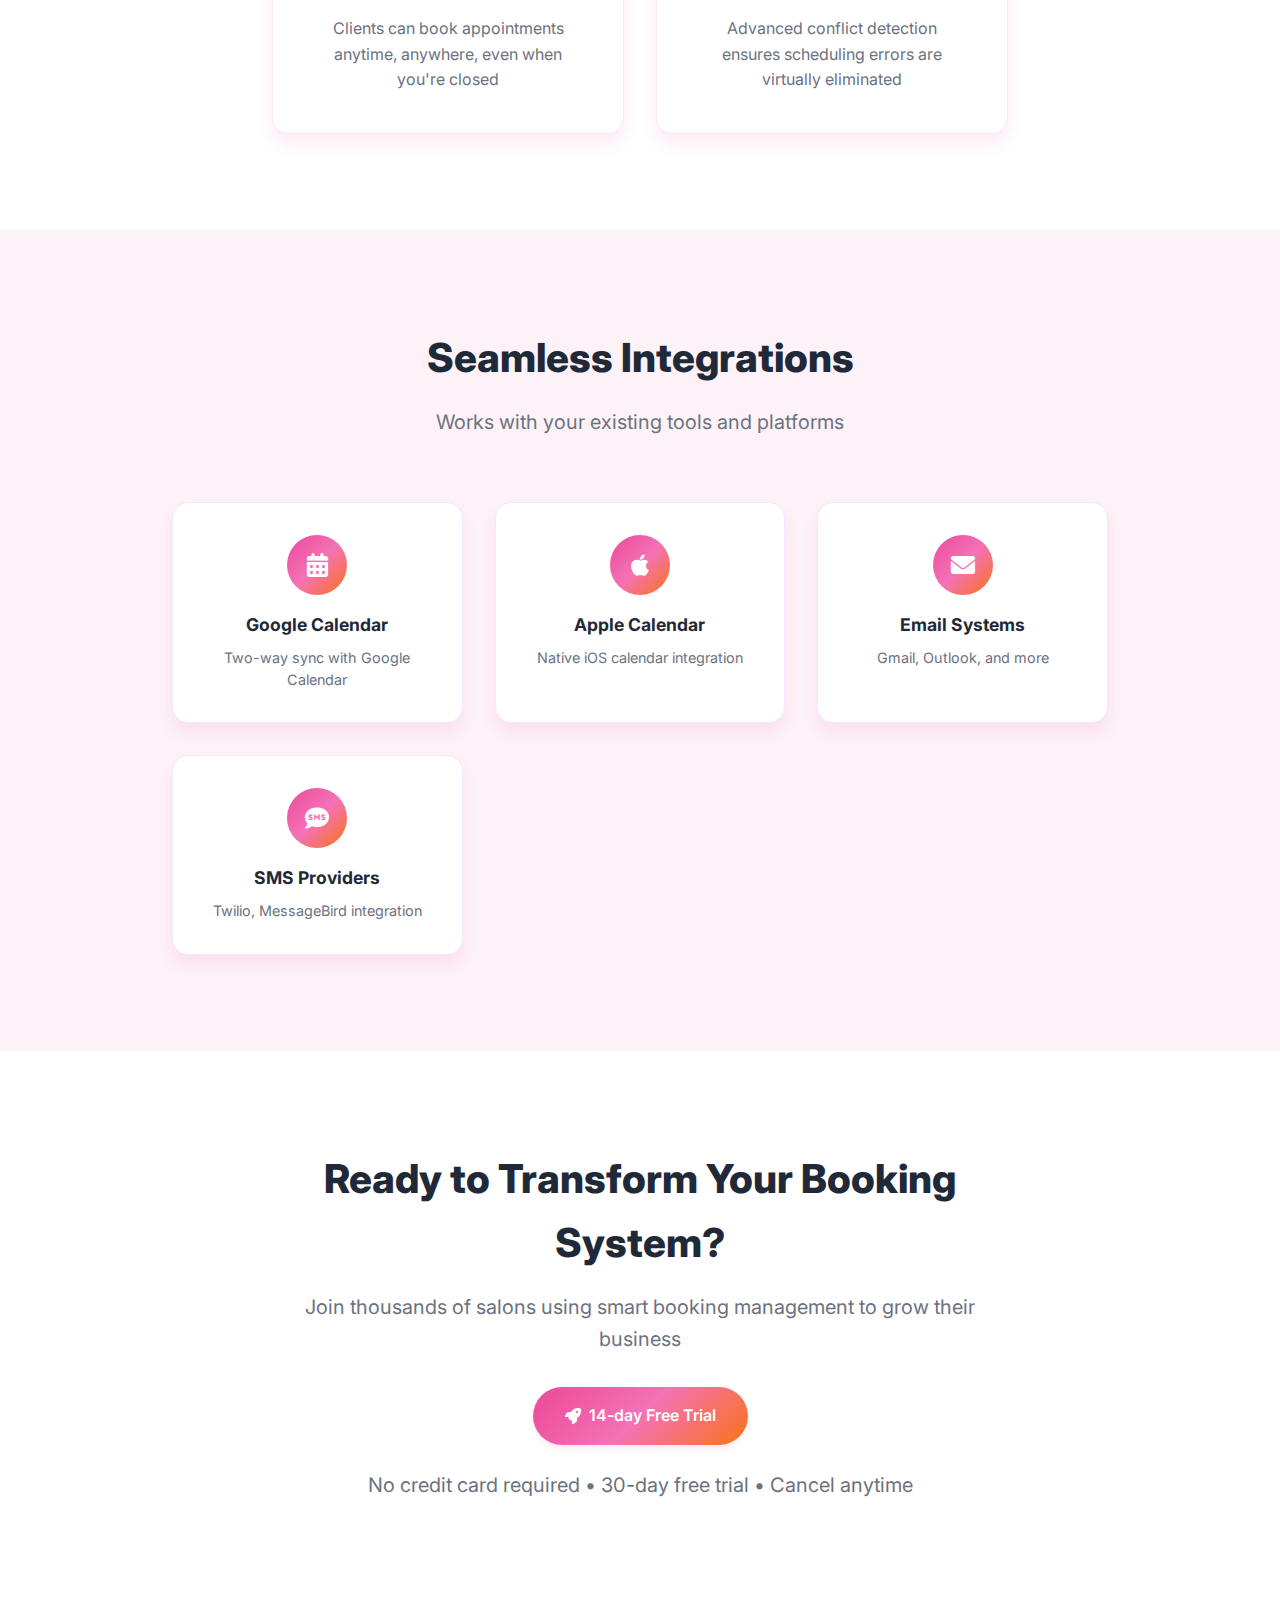
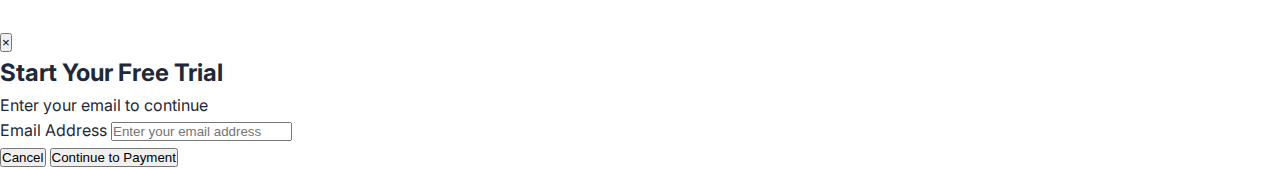
<file: booking-management.html>
<!DOCTYPE html>
<html lang="en">
<head>
    <meta charset="UTF-8">
    <meta name="viewport" content="width=device-width, initial-scale=1.0">
    <title>Smart Booking Management - Salon Suite</title>
    <link rel="icon" type="image/png" href="icons/Salon Suite favicon.png">
    <link rel="stylesheet" href="styles.css">
    <link rel="stylesheet" href="booking-styles.css">
    <link href="https://fonts.googleapis.com/css2?family=Inter:wght@300;400;500;600;700;800;900&display=swap" rel="stylesheet">
    <link rel="stylesheet" href="https://cdnjs.cloudflare.com/ajax/libs/font-awesome/6.0.0/css/all.min.css">
</head>
<body>
    <!-- Navigation -->
    <nav class="navbar">
        <div class="nav-container">
            <div class="nav-logo">
                <img src="icons/logo.png" alt="Salon Suite" class="logo-image">
            </div>
            <ul class="nav-menu">
                <li><a href="index.html" class="nav-link">Home</a></li>
                <li><a href="index.html#features" class="nav-link">Features</a></li>
                <li><a href="index.html#pricing" class="nav-link">Pricing</a></li>
                <li><a href="contact-form.html" class="nav-link">Contact</a></li>
                <li><a href="index.html#pricing" class="cta-primary">14-day Free Trial</a></li>
            </ul>
        </div>
    </nav>

    <!-- Hero Section -->
    <section class="hero">
        <div class="container">
            <div class="hero-content">
                <div class="hero-text">
                    <h1 class="hero-title">
                        <span class="title-line">Smart Booking</span>
                        <span class="title-highlight">Management</span>
                    </h1>
                    <p class="hero-description">
                        Never lose another booking with our intelligent calendar system. Automated reminders, intelligent staff scheduling, and real-time availability updates keep your salon running smoothly.
                    </p>
                    <div class="hero-actions">
                        <a href="index.html#pricing" class="cta-primary">
                            14-day Free Trial
                            <i class="fas fa-arrow-right"></i>
                        </a>
                    </div>
                    <div class="hero-badge">
                        <i class="fas fa-calendar-check"></i>
                        <span>99.9% booking accuracy guarantee</span>
                    </div>
                </div>
                <div class="hero-visual">
                    <div class="booking-demo">
                        <div class="demo-container">
                            <div class="demo-screen" id="demo-screen">
                                <!-- Booking animation will appear here -->
                            </div>
                        </div>
                    </div>
                </div>
            </div>
        </div>
    </section>

    <!-- Booking Features Section -->
    <section class="booking-features">
        <div class="container">
            <div class="section-header">
                <h2>Intelligent Booking System</h2>
                <p>Everything you need to manage appointments seamlessly</p>
            </div>
            <div class="features-grid">
                <div class="feature-card">
                    <div class="feature-icon">
                        <i class="fas fa-bell"></i>
                    </div>
                    <h4>Automated Reminders</h4>
                    <p>Send SMS, email, and push notifications automatically to reduce no-shows by up to 80%</p>
                </div>
                <div class="feature-card">
                    <div class="feature-icon">
                        <i class="fas fa-users-cog"></i>
                    </div>
                    <h4>Intelligent Staff Scheduling</h4>
                    <p>AI-powered scheduling that matches the right stylist with the right client and service</p>
                </div>
                <div class="feature-card">
                    <div class="feature-icon">
                        <i class="fas fa-sync-alt"></i>
                    </div>
                    <h4>Real-time Availability</h4>
                    <p>Live calendar updates across all platforms prevent double bookings and conflicts</p>
                </div>
                <div class="feature-card">
                    <div class="feature-icon">
                        <i class="fas fa-shield-alt"></i>
                    </div>
                    <h4>Conflict Detection</h4>
                    <p>Advanced algorithms detect and resolve scheduling conflicts before they become problems</p>
                </div>
            </div>
        </div>
    </section>

    <!-- Booking Journey Section -->
    <section class="booking-journey">
        <div class="container">
            <div class="journey-header">
                <h2>Your Booking Management Journey</h2>
                <p>From appointment creation to completion - seamlessly automated</p>
            </div>
            
            <div class="journey-steps">
                <!-- Step 1: Smart Scheduling -->
                <div class="journey-step">
                    <div class="step-number">01</div>
                    <div class="step-content">
                        <div class="step-text">
                            <h3>Intelligent Appointment Booking</h3>
                            <p>Our AI analyzes staff availability, service duration, and client preferences to suggest optimal appointment times. No more manual scheduling conflicts or inefficient time slots.</p>
                            <ul class="step-features">
                                <li><i class="fas fa-check"></i> AI-powered time slot suggestions</li>
                                <li><i class="fas fa-check"></i> Staff skill matching</li>
                                <li><i class="fas fa-check"></i> Service duration optimization</li>
                                <li><i class="fas fa-check"></i> Client preference tracking</li>
                            </ul>
                        </div>
                        <div class="step-visual">
                            <div class="feature-card">
                                <div class="card-icon">
                                    <i class="fas fa-brain"></i>
                                </div>
                                <h4>Smart Scheduling</h4>
                                <p>AI matches clients with perfect time slots</p>
                            </div>
                        </div>
                    </div>
                </div>

                <!-- Step 2: Automated Reminders -->
                <div class="journey-step reverse">
                    <div class="step-number">02</div>
                    <div class="step-content">
                        <div class="step-visual">
                            <div class="feature-card">
                                <div class="card-icon">
                                    <i class="fas fa-paper-plane"></i>
                                </div>
                                <h4>Auto Reminders</h4>
                                <p>Multi-channel notification system</p>
                            </div>
                        </div>
                        <div class="step-text">
                            <h3>Automated Reminder System</h3>
                            <p>Reduce no-shows with intelligent reminders sent via SMS, email, and push notifications. Customizable timing and messaging for different service types.</p>
                            <ul class="step-features">
                                <li><i class="fas fa-check"></i> Multi-channel notifications</li>
                                <li><i class="fas fa-check"></i> Customizable reminder timing</li>
                                <li><i class="fas fa-check"></i> Personalized messaging</li>
                                <li><i class="fas fa-check"></i> Confirmation tracking</li>
                            </ul>
                        </div>
                    </div>
                </div>

                <!-- Step 3: Real-time Updates -->
                <div class="journey-step">
                    <div class="step-number">03</div>
                    <div class="step-content">
                        <div class="step-text">
                            <h3>Real-time Calendar Sync</h3>
                            <p>Live updates across all platforms ensure everyone stays in sync. Staff, clients, and management always have the latest schedule information.</p>
                            <ul class="step-features">
                                <li><i class="fas fa-check"></i> Instant calendar updates</li>
                                <li><i class="fas fa-check"></i> Multi-platform synchronization</li>
                                <li><i class="fas fa-check"></i> Conflict prevention</li>
                                <li><i class="fas fa-check"></i> Live availability display</li>
                            </ul>
                        </div>
                        <div class="step-visual">
                            <div class="feature-card">
                                <div class="card-icon">
                                    <i class="fas fa-sync"></i>
                                </div>
                                <h4>Live Sync</h4>
                                <p>Real-time updates across all devices</p>
                            </div>
                        </div>
                    </div>
                </div>
            </div>
        </div>
    </section>

    <!-- Booking Benefits Section -->
    <section class="booking-benefits">
        <div class="container">
            <div class="section-header">
                <h2>Why Choose Smart Booking?</h2>
                <p>Built specifically for salon owners who value efficiency</p>
            </div>
            <div class="benefits-grid">
                <div class="benefit-card">
                    <div class="benefit-icon">
                        <i class="fas fa-chart-line"></i>
                    </div>
                    <h4>80% Fewer No-Shows</h4>
                    <p>Automated reminders and confirmations dramatically reduce missed appointments</p>
                </div>
                <div class="benefit-card">
                    <div class="benefit-icon">
                        <i class="fas fa-clock"></i>
                    </div>
                    <h4>Save 2 Hours Daily</h4>
                    <p>Automated scheduling and management frees up time for what matters most</p>
                </div>
                <div class="benefit-card">
                    <div class="benefit-icon">
                        <i class="fas fa-mobile-alt"></i>
                    </div>
                    <h4>24/7 Online Booking</h4>
                    <p>Clients can book appointments anytime, anywhere, even when you're closed</p>
                </div>
                <div class="benefit-card">
                    <div class="benefit-icon">
                        <i class="fas fa-shield-check"></i>
                    </div>
                    <h4>99.9% Accuracy</h4>
                    <p>Advanced conflict detection ensures scheduling errors are virtually eliminated</p>
                </div>
            </div>
        </div>
    </section>

    <!-- Integration Section -->
    <section class="booking-integrations">
        <div class="container">
            <div class="section-header">
                <h2>Seamless Integrations</h2>
                <p>Works with your existing tools and platforms</p>
            </div>
            <div class="integrations-grid">
                <div class="integration-card">
                    <div class="integration-icon">
                        <i class="fas fa-calendar-alt"></i>
                    </div>
                    <h4>Google Calendar</h4>
                    <p>Two-way sync with Google Calendar</p>
                </div>
                <div class="integration-card">
                    <div class="integration-icon">
                        <i class="fab fa-apple"></i>
                    </div>
                    <h4>Apple Calendar</h4>
                    <p>Native iOS calendar integration</p>
                </div>
                <div class="integration-card">
                    <div class="integration-icon">
                        <i class="fas fa-envelope"></i>
                    </div>
                    <h4>Email Systems</h4>
                    <p>Gmail, Outlook, and more</p>
                </div>
                <div class="integration-card">
                    <div class="integration-icon">
                        <i class="fas fa-sms"></i>
                    </div>
                    <h4>SMS Providers</h4>
                    <p>Twilio, MessageBird integration</p>
                </div>
            </div>
        </div>
    </section>

    <!-- CTA Section -->
    <section class="cta-section">
        <div class="container">
            <div class="cta-content">
                <h2>Ready to Transform Your Booking System?</h2>
                <p>Join thousands of salons using smart booking management to grow their business</p>
                <div class="cta-buttons">
                    <a href="index.html#pricing" class="cta-primary">
                        <i class="fas fa-rocket"></i>
                        14-day Free Trial
                    </a>
                </div>
                <p class="cta-note">No credit card required • 30-day free trial • Cancel anytime</p>
            </div>
        </div>
    </section>

    <!-- Email Validation Modal -->
    <div id="email-modal" class="modal-overlay" aria-hidden="true" role="dialog" aria-labelledby="modal-title" aria-describedby="modal-subtitle">
        <div class="modal-container" tabindex="-1">
            <button class="modal-close" aria-label="Close modal">&times;</button>
            <div class="modal-header">
                <h2 id="modal-title" class="modal-title">Start Your Free Trial</h2>
                <p id="modal-subtitle" class="modal-subtitle">Enter your email to continue</p>
            </div>
            <div class="modal-body">
                <!-- Email Input Form -->
                <div id="email-form-state" class="email-form-state">
                    <form class="email-form" id="trial-email-form">
                        <div class="form-group">
                            <label for="email-input" class="form-label">Email Address</label>
                            <input 
                                type="email" 
                                id="email-input" 
                                class="form-input" 
                                placeholder="Enter your email address"
                                required
                                autocomplete="email"
                            >
                            <div class="error-message" id="email-error"></div>
                        </div>
                        <div class="modal-buttons">
                            <button type="button" class="modal-btn modal-btn-secondary" id="cancel-btn">Cancel</button>
                            <button type="submit" class="modal-btn modal-btn-primary" id="continue-btn">
                                <span class="btn-text">Continue to Payment</span>
                                <div class="loading-spinner" id="loading-spinner"></div>
                            </button>
                        </div>
                    </form>
                </div>

                <!-- Loading State -->
                <div id="loading-state" class="loading-state" style="display: none;">
                    <div class="success-icon">
                        <div class="loading-spinner show"></div>
                    </div>
                    <h3 class="success-title">Checking Eligibility...</h3>
                    <p class="success-message">Please wait while we verify your trial eligibility.</p>
                </div>

                <!-- Ineligible State -->
                <div id="ineligible-state" class="ineligible-state" style="display: none;">
                    <div class="ineligible-content">
                        <div class="ineligible-icon">
                            <i class="fas fa-exclamation-triangle"></i>
                        </div>
                        <h3 class="ineligible-title">Trial Already Used</h3>
                        <p class="ineligible-message" id="ineligible-message">
                            This email address has already used our free trial.
                        </p>
                        <div class="ineligible-suggestions" id="ineligible-suggestions">
                            <h4>What you can do:</h4>
                            <ul id="suggestions-list">
                                <!-- Suggestions will be populated by JavaScript -->
                            </ul>
                        </div>
                        <div class="ineligible-buttons">
                            <button type="button" class="modal-btn modal-btn-secondary" id="try-different-email">Try Different Email</button>
                            <button type="button" class="modal-btn modal-btn-outline" id="contact-support">Contact Support</button>
                            <button type="button" class="modal-btn modal-btn-primary" id="upgrade-plan">Upgrade to Paid Plan</button>
                        </div>
                    </div>
                </div>

                <!-- Error State -->
                <div id="error-state" class="error-state" style="display: none;">
                    <div class="error-icon">
                        <i class="fas fa-exclamation-circle"></i>
                    </div>
                    <h3 class="error-title">Unable to Verify</h3>
                    <p class="error-message">
                        We couldn't verify your trial eligibility at this time. You can still proceed with the trial.
                    </p>
                    <div class="modal-buttons">
                        <button type="button" class="modal-btn modal-btn-secondary" id="error-cancel">Cancel</button>
                        <button type="button" class="modal-btn modal-btn-primary" id="continue-anyway">Continue Anyway</button>
                    </div>
                </div>

                <!-- Success State -->
                <div id="success-state" class="success-state" style="display: none;">
                    <div class="success-icon">
                        <i class="fas fa-check-circle"></i>
                    </div>
                    <h3 class="success-title">Eligible for Trial!</h3>
                    <p class="success-message">
                        Great! You're eligible for our free trial. Redirecting you to the payment page...
                    </p>
                </div>
            </div>
        </div>
    </div>

    <script src="booking-script.js"></script>
</body>
</html>
</file>
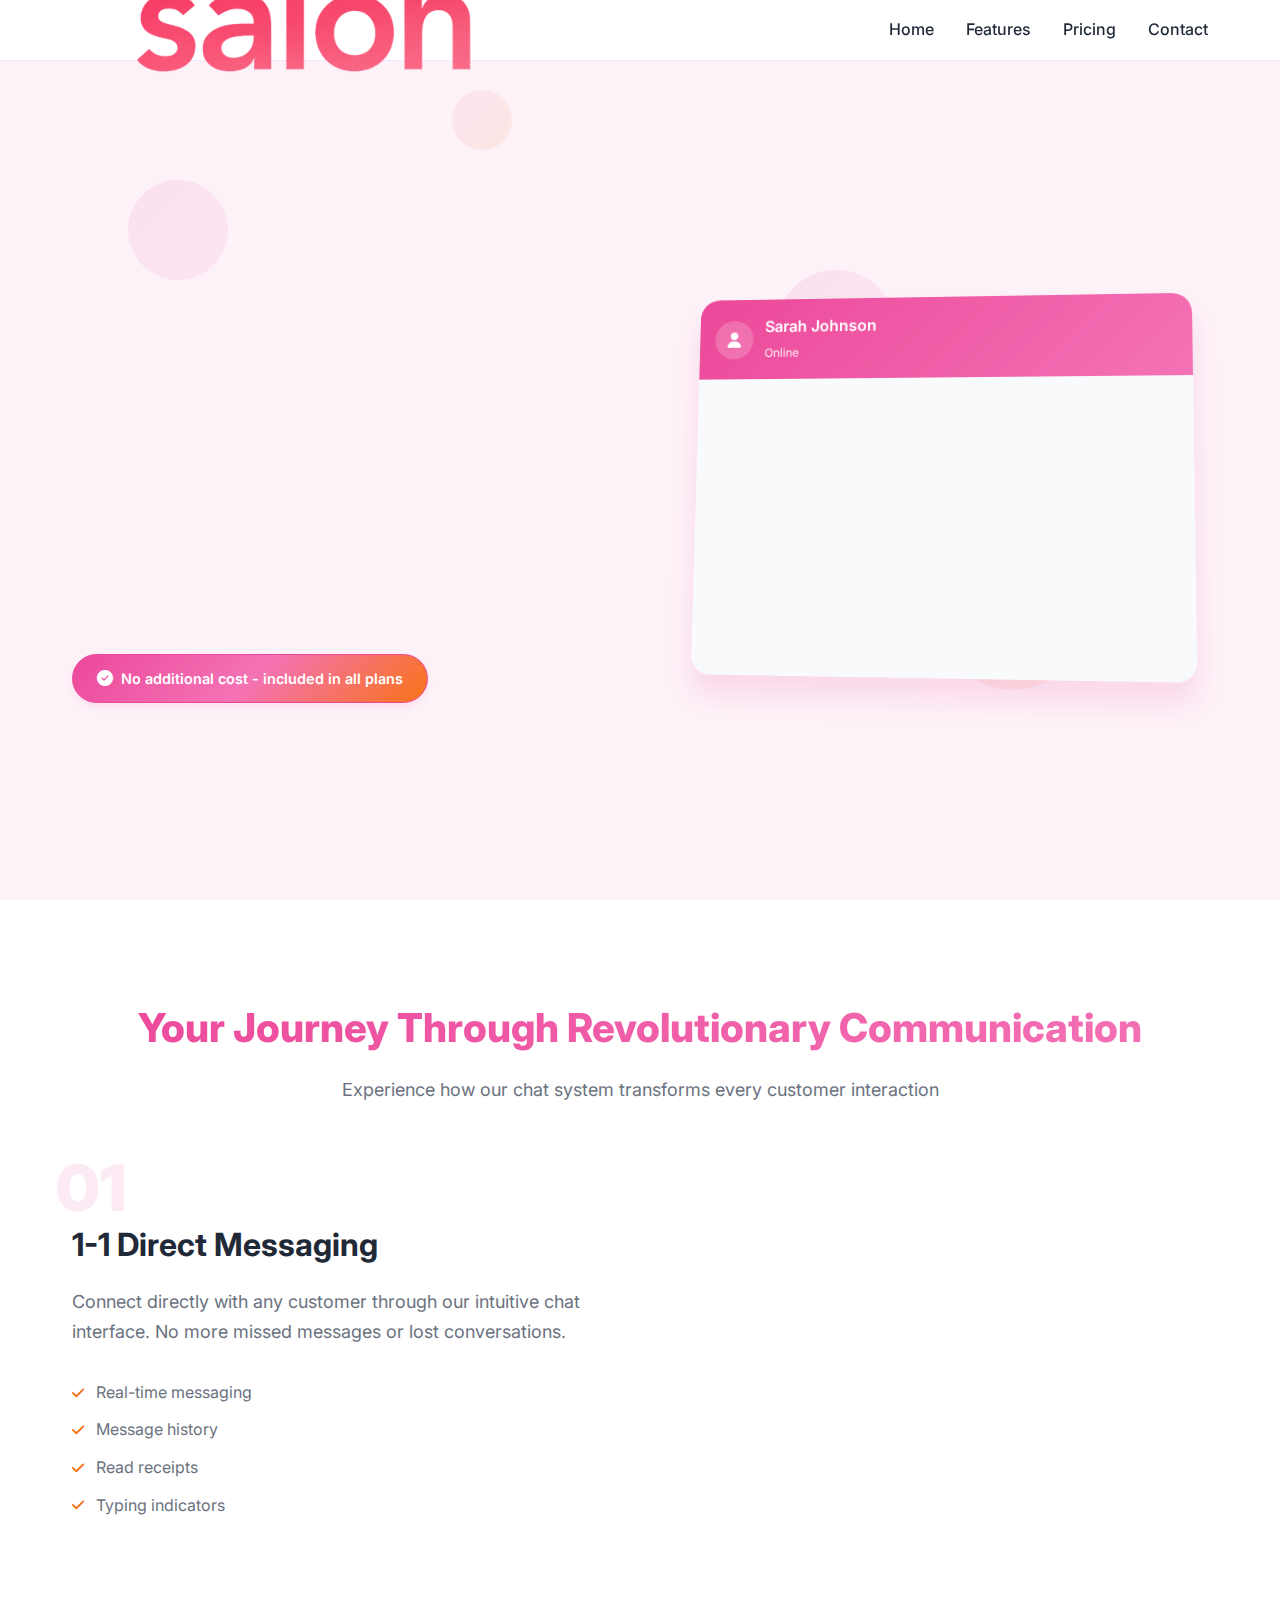
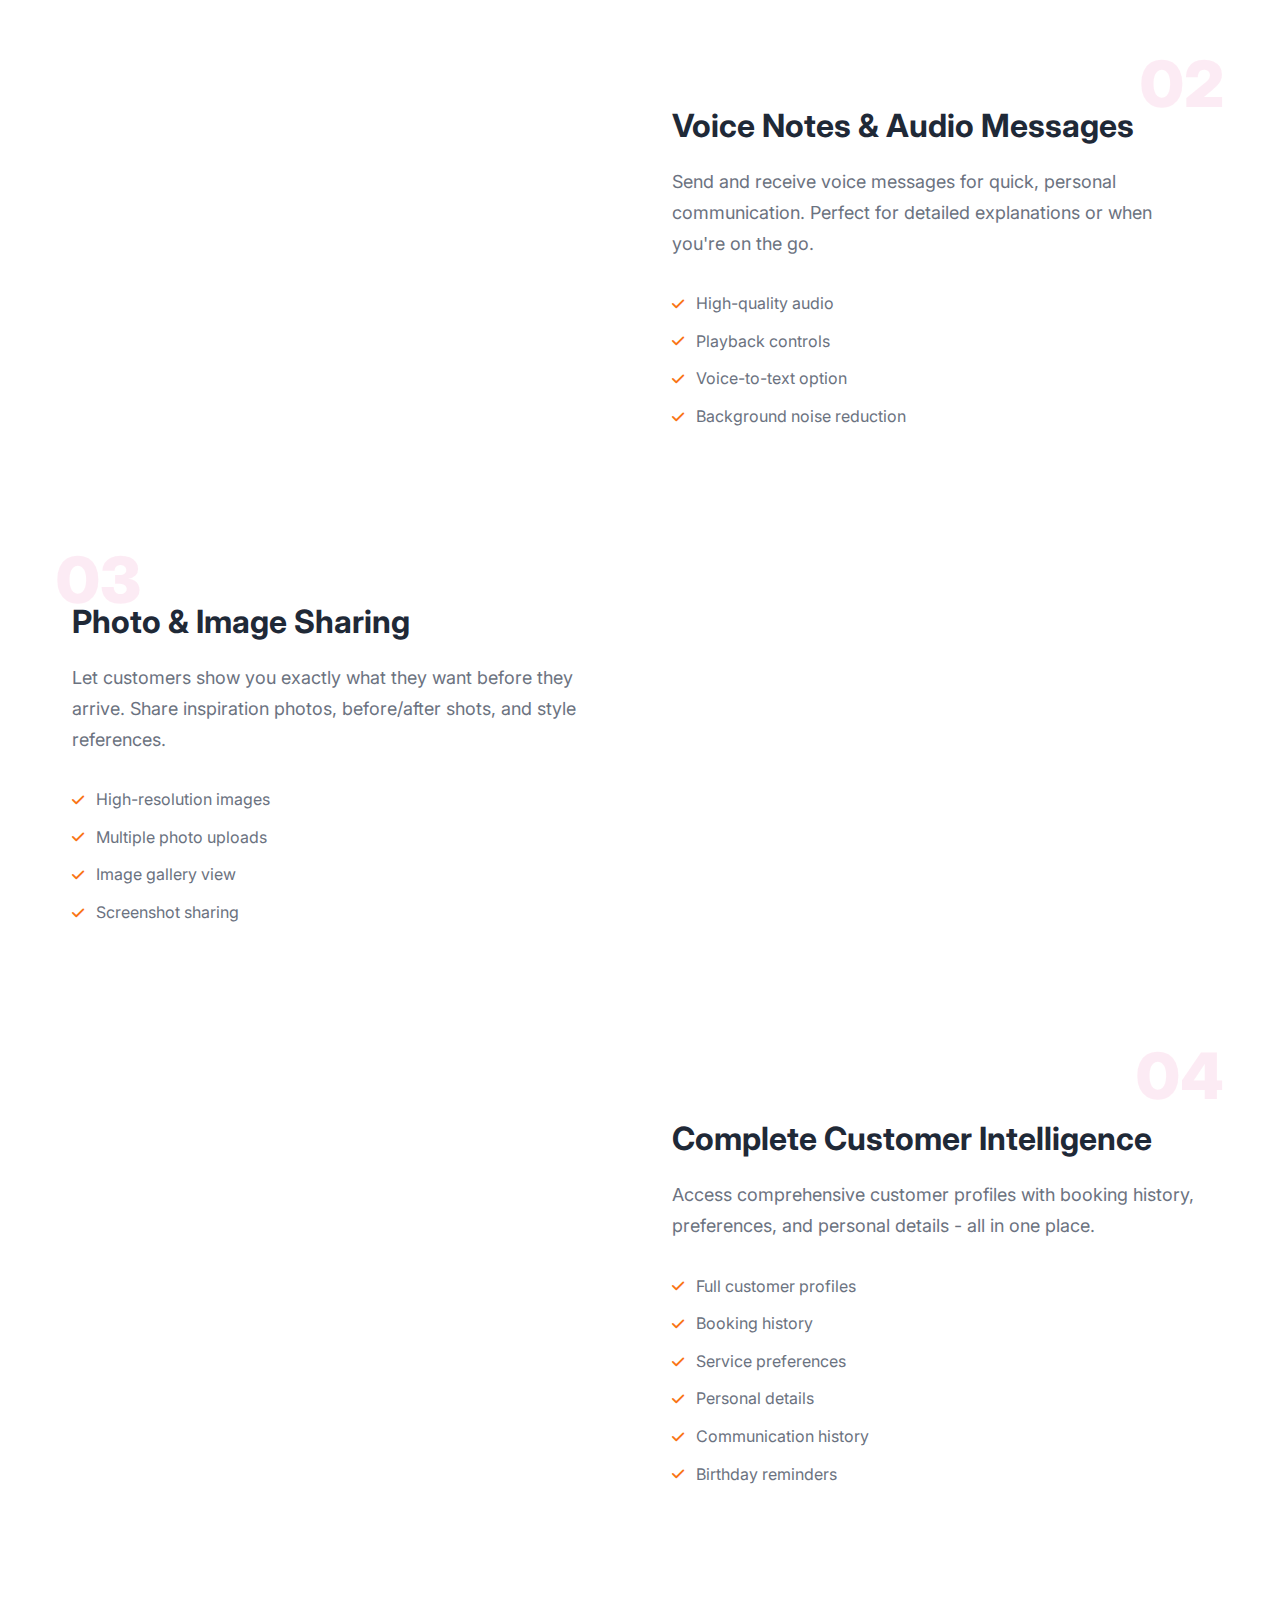
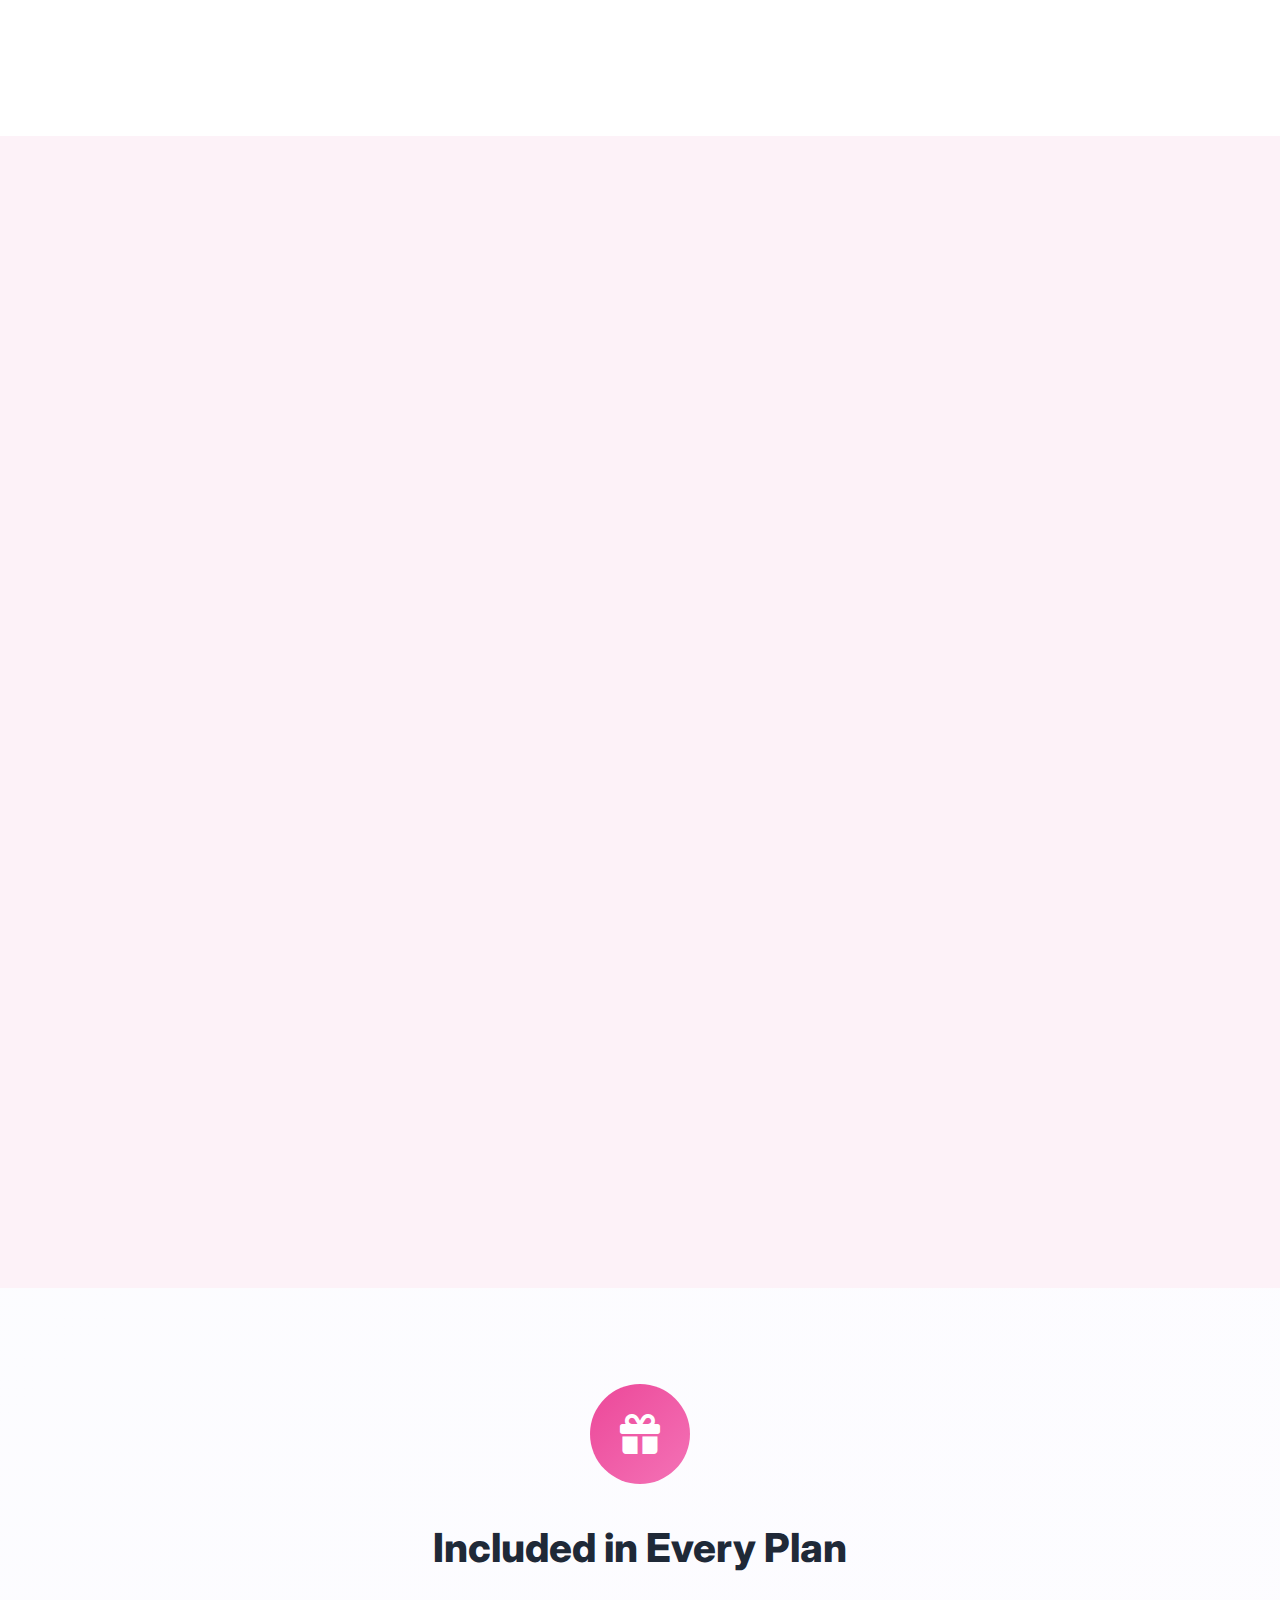
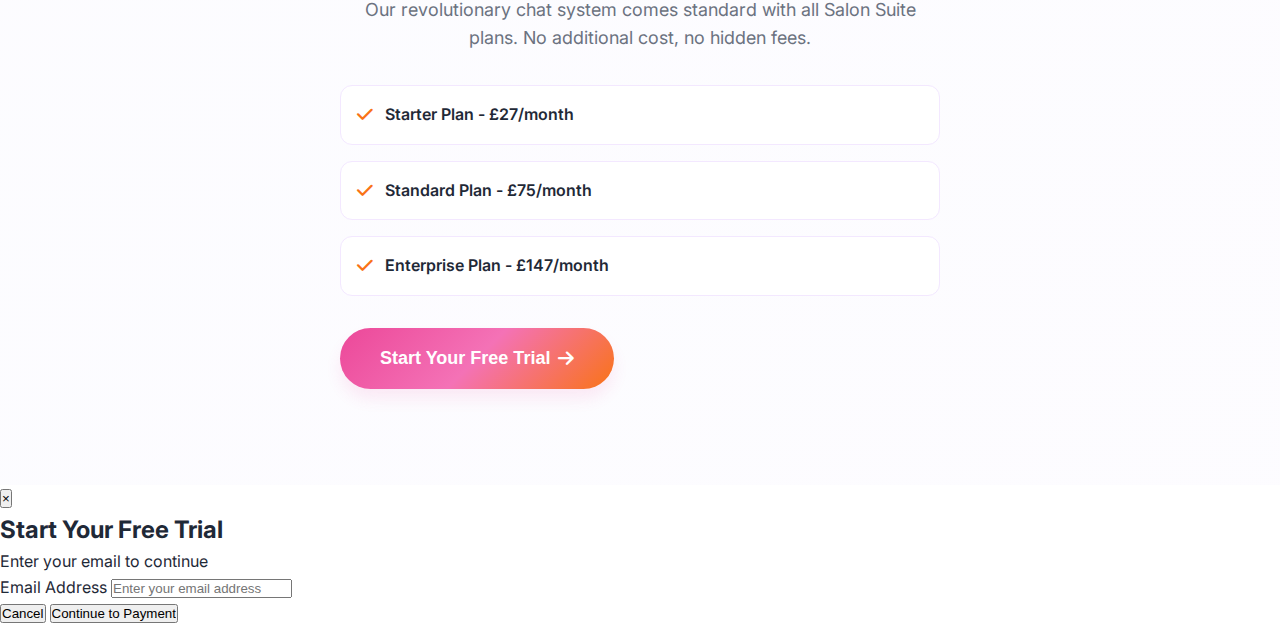
<file: chat-system.html>
<!DOCTYPE html>
<html lang="en">
<head>
    <meta charset="UTF-8">
    <meta name="viewport" content="width=device-width, initial-scale=1.0">
    <title>Revolutionary Chat System - Salon Suite</title>
    <link rel="icon" type="image/png" href="icons/Salon Suite favicon.png">
    <meta name="description" content="Experience the future of salon communication with our revolutionary chat system - 1-1 messaging, voice notes, photo uploads, and complete customer insights.">
    <link rel="stylesheet" href="styles.css">
    <link rel="stylesheet" href="chat-styles.css">
    <link href="https://fonts.googleapis.com/css2?family=Inter:wght@300;400;500;600;700;800;900&display=swap" rel="stylesheet">
    <link rel="stylesheet" href="https://cdnjs.cloudflare.com/ajax/libs/font-awesome/6.4.0/css/all.min.css">
</head>
<body>
    <!-- Navigation -->
    <nav class="navbar">
        <div class="nav-container">
            <div class="nav-logo">
                <img src="icons/logo.png" alt="Salon Suite" class="logo-image">
            </div>
            <ul class="nav-menu">
                <li class="nav-item">
                    <a href="index.html" class="nav-link">Home</a>
                </li>
                <li class="nav-item">
                    <a href="index.html#features" class="nav-link">Features</a>
                </li>
                <li class="nav-item">
                    <a href="index.html#pricing" class="nav-link">Pricing</a>
                </li>
                <li class="nav-item">
                    <a href="contact-form.html" class="nav-link">Contact</a>
                </li>
                
            </ul>
            <div class="hamburger">
                <span class="bar"></span>
                <span class="bar"></span>
                <span class="bar"></span>
            </div>
        </div>
    </nav>

    <!-- Hero Section -->
    <section class="chat-hero">
        <div class="hero-background">
            <div class="floating-shapes">
                <div class="shape shape-1"></div>
                <div class="shape shape-2"></div>
                <div class="shape shape-3"></div>
                <div class="shape shape-4"></div>
                <div class="shape shape-5"></div>
            </div>
        </div>
        <div class="hero-container">
            <div class="hero-content">
                <h1 class="hero-title">
                    <span class="title-line">Revolutionary</span>
                    <span class="title-line highlight">Chat System</span>
                </h1>
                <p class="hero-subtitle">
                    The only chat system built specifically for salons. 1-1 messaging, voice notes, 
                    photo uploads, and complete customer insights - all included in your plan.
                </p>
                <div class="hero-cta">
                    <a href="https://app.salonsuite.app" class="cta-primary">
                        <span>Start Free Trial</span>
                        <i class="fas fa-arrow-right"></i>
                    </a>
                </div>
                <div class="hero-badge">
                    <i class="fas fa-check-circle"></i>
                    <span>No additional cost - included in all plans</span>
                </div>
            </div>
            <div class="hero-visual">
                <div class="simple-chat-demo">
                    <div class="chat-header">
                        <div class="chat-avatar">
                            <i class="fas fa-user"></i>
                        </div>
                        <div class="chat-info">
                            <h3>Sarah Johnson</h3>
                            <span class="status">Online</span>
                        </div>
                    </div>
                    <div class="chat-messages" id="chat-messages">
                        <!-- Messages will slide in here -->
                    </div>
                </div>
            </div>
        </div>
    </section>

    <!-- Journey Section -->
    <section class="chat-journey">
        <div class="container">
            <div class="journey-header">
                <h2>Your Journey Through Revolutionary Communication</h2>
                <p>Experience how our chat system transforms every customer interaction</p>
            </div>
            
            <!-- Step 1: 1-1 Messaging -->
            <div class="journey-step">
                <div class="step-number">01</div>
                <div class="step-content">
                    <div class="step-text">
                        <h3>1-1 Direct Messaging</h3>
                        <p>Connect directly with any customer through our intuitive chat interface. No more missed messages or lost conversations.</p>
                        <ul class="step-features">
                            <li><i class="fas fa-check"></i> Real-time messaging</li>
                            <li><i class="fas fa-check"></i> Message history</li>
                            <li><i class="fas fa-check"></i> Read receipts</li>
                            <li><i class="fas fa-check"></i> Typing indicators</li>
                        </ul>
                    </div>
                    <div class="step-visual">
                        <div class="feature-card">
                            <div class="card-icon">
                                <i class="fas fa-comments"></i>
                            </div>
                            <h4>Instant Connection</h4>
                            <p>Start conversations that feel personal and professional</p>
                        </div>
                    </div>
                </div>
            </div>

            <!-- Step 2: Voice Notes -->
            <div class="journey-step reverse">
                <div class="step-number">02</div>
                <div class="step-content">
                    <div class="step-visual">
                        <div class="feature-card">
                            <div class="card-icon">
                                <i class="fas fa-microphone"></i>
                            </div>
                            <h4>Voice Messages</h4>
                            <p>Sometimes talking is easier than typing</p>
                        </div>
                    </div>
                    <div class="step-text">
                        <h3>Voice Notes & Audio Messages</h3>
                        <p>Send and receive voice messages for quick, personal communication. Perfect for detailed explanations or when you're on the go.</p>
                        <ul class="step-features">
                            <li><i class="fas fa-check"></i> High-quality audio</li>
                            <li><i class="fas fa-check"></i> Playback controls</li>
                            <li><i class="fas fa-check"></i> Voice-to-text option</li>
                            <li><i class="fas fa-check"></i> Background noise reduction</li>
                        </ul>
                    </div>
                </div>
            </div>

            <!-- Step 3: Photo Uploads -->
            <div class="journey-step">
                <div class="step-number">03</div>
                <div class="step-content">
                    <div class="step-text">
                        <h3>Photo & Image Sharing</h3>
                        <p>Let customers show you exactly what they want before they arrive. Share inspiration photos, before/after shots, and style references.</p>
                        <ul class="step-features">
                            <li><i class="fas fa-check"></i> High-resolution images</li>
                            <li><i class="fas fa-check"></i> Multiple photo uploads</li>
                            <li><i class="fas fa-check"></i> Image gallery view</li>
                            <li><i class="fas fa-check"></i> Screenshot sharing</li>
                        </ul>
                    </div>
                    <div class="step-visual">
                        <div class="feature-card">
                            <div class="card-icon">
                                <i class="fas fa-image"></i>
                            </div>
                            <h4>Visual Communication</h4>
                            <p>See exactly what your clients envision</p>
                        </div>
                    </div>
                </div>
            </div>

            <!-- Step 4: Customer Insights -->
            <div class="journey-step reverse">
                <div class="step-number">04</div>
                <div class="step-content">
                    <div class="step-visual">
                        <div class="feature-card large">
                            <div class="customer-profile">
                                <div class="profile-header">
                                    <div class="profile-avatar">
                                        <i class="fas fa-user"></i>
                                    </div>
                                    <div class="profile-info">
                                        <h4>Sarah Johnson</h4>
                                        <span class="customer-since">Customer since 2022</span>
                                    </div>
                                </div>
                                <div class="profile-details">
                                    <div class="detail-item">
                                        <span class="label">Email:</span>
                                        <span class="value">sarah.j@email.com</span>
                                    </div>
                                    <div class="detail-item">
                                        <span class="label">Phone:</span>
                                        <span class="value">+44 7911 123456</span>
                                    </div>
                                    <div class="detail-item">
                                        <span class="label">Birthday:</span>
                                        <span class="value">March 15th</span>
                                    </div>
                                    <div class="detail-item">
                                        <span class="label">Total Visits:</span>
                                        <span class="value">24</span>
                                    </div>
                                    <div class="detail-item">
                                        <span class="label">Last Visit:</span>
                                        <span class="value">2 weeks ago</span>
                                    </div>
                                    <div class="detail-item">
                                        <span class="label">Favorite Service:</span>
                                        <span class="value">Haircut & Style</span>
                                    </div>
                                </div>
                            </div>
                        </div>
                    </div>
                    <div class="step-text">
                        <h3>Complete Customer Intelligence</h3>
                        <p>Access comprehensive customer profiles with booking history, preferences, and personal details - all in one place.</p>
                        <ul class="step-features">
                            <li><i class="fas fa-check"></i> Full customer profiles</li>
                            <li><i class="fas fa-check"></i> Booking history</li>
                            <li><i class="fas fa-check"></i> Service preferences</li>
                            <li><i class="fas fa-check"></i> Personal details</li>
                            <li><i class="fas fa-check"></i> Communication history</li>
                            <li><i class="fas fa-check"></i> Birthday reminders</li>
                        </ul>
                    </div>
                </div>
            </div>
        </div>
    </section>

    <!-- Features Grid -->
    <section class="chat-features">
        <div class="container">
            <div class="section-header">
                <h2>Everything You Need for Perfect Communication</h2>
                <p>Powerful features that make every conversation count</p>
            </div>
            <div class="features-grid">
                <div class="feature-card">
                    <div class="feature-icon">
                        <i class="fas fa-mobile-alt"></i>
                    </div>
                    <h3>Mobile-First Design</h3>
                    <p>Chat from anywhere with our responsive mobile app. Full functionality on iOS and Android.</p>
                </div>
                <div class="feature-card">
                    <div class="feature-icon">
                        <i class="fas fa-bell"></i>
                    </div>
                    <h3>Smart Notifications</h3>
                    <p>Never miss an important message with intelligent push notifications and email alerts.</p>
                </div>
                <div class="feature-card">
                    <div class="feature-icon">
                        <i class="fas fa-search"></i>
                    </div>
                    <h3>Message Search</h3>
                    <p>Find any conversation or message instantly with powerful search functionality.</p>
                </div>
                <div class="feature-card">
                    <div class="feature-icon">
                        <i class="fas fa-shield-alt"></i>
                    </div>
                    <h3>Secure & Private</h3>
                    <p>End-to-end encryption ensures all conversations remain private and secure.</p>
                </div>
                <div class="feature-card">
                    <div class="feature-icon">
                        <i class="fas fa-clock"></i>
                    </div>
                    <h3>24/7 Availability</h3>
                    <p>Your chat system works around the clock, even when you're not in the salon.</p>
                </div>
                <div class="feature-card">
                    <div class="feature-icon">
                        <i class="fas fa-chart-line"></i>
                    </div>
                    <h3>Communication Analytics</h3>
                    <p>Track response times, customer satisfaction, and communication patterns.</p>
                </div>
            </div>
        </div>
    </section>

    <!-- Pricing Reminder -->
    <section class="pricing-reminder">
        <div class="container">
            <div class="reminder-content">
                <div class="reminder-icon">
                    <i class="fas fa-gift"></i>
                </div>
                <h2>Included in Every Plan</h2>
                <p>Our revolutionary chat system comes standard with all Salon Suite plans. No additional cost, no hidden fees.</p>
                <div class="plan-highlights">
                    <div class="highlight-item">
                        <i class="fas fa-check"></i>
                        <span>Starter Plan - £27/month</span>
                    </div>
                    <div class="highlight-item">
                        <i class="fas fa-check"></i>
                        <span>Standard Plan - £75/month</span>
                    </div>
                    <div class="highlight-item">
                        <i class="fas fa-check"></i>
                        <span>Enterprise Plan - £147/month</span>
                    </div>
                </div>
                <button class="cta-primary large">
                    <span>Start Your Free Trial</span>
                    <i class="fas fa-arrow-right"></i>
                </button>
            </div>
        </div>
    </section>

    <!-- Email Validation Modal -->
    <div id="email-modal" class="modal-overlay" aria-hidden="true" role="dialog" aria-labelledby="modal-title" aria-describedby="modal-subtitle">
        <div class="modal-container" tabindex="-1">
            <button class="modal-close" aria-label="Close modal">&times;</button>
            <div class="modal-header">
                <h2 id="modal-title" class="modal-title">Start Your Free Trial</h2>
                <p id="modal-subtitle" class="modal-subtitle">Enter your email to continue</p>
            </div>
            <div class="modal-body">
                <!-- Email Input Form -->
                <div id="email-form-state" class="email-form-state">
                    <form class="email-form" id="trial-email-form">
                        <div class="form-group">
                            <label for="email-input" class="form-label">Email Address</label>
                            <input 
                                type="email" 
                                id="email-input" 
                                class="form-input" 
                                placeholder="Enter your email address"
                                required
                                autocomplete="email"
                            >
                            <div class="error-message" id="email-error"></div>
                        </div>
                        <div class="modal-buttons">
                            <button type="button" class="modal-btn modal-btn-secondary" id="cancel-btn">Cancel</button>
                            <button type="submit" class="modal-btn modal-btn-primary" id="continue-btn">
                                <span class="btn-text">Continue to Payment</span>
                                <div class="loading-spinner" id="loading-spinner"></div>
                            </button>
                        </div>
                    </form>
                </div>

                <!-- Loading State -->
                <div id="loading-state" class="loading-state" style="display: none;">
                    <div class="success-icon">
                        <div class="loading-spinner show"></div>
                    </div>
                    <h3 class="success-title">Checking Eligibility...</h3>
                    <p class="success-message">Please wait while we verify your trial eligibility.</p>
                </div>

                <!-- Ineligible State -->
                <div id="ineligible-state" class="ineligible-state" style="display: none;">
                    <div class="ineligible-content">
                        <div class="ineligible-icon">
                            <i class="fas fa-exclamation-triangle"></i>
                        </div>
                        <h3 class="ineligible-title">Trial Already Used</h3>
                        <p class="ineligible-message" id="ineligible-message">
                            This email address has already used our free trial.
                        </p>
                        <div class="ineligible-suggestions" id="ineligible-suggestions">
                            <h4>What you can do:</h4>
                            <ul id="suggestions-list">
                                <!-- Suggestions will be populated by JavaScript -->
                            </ul>
                        </div>
                        <div class="ineligible-buttons">
                            <button type="button" class="modal-btn modal-btn-secondary" id="try-different-email">Try Different Email</button>
                            <button type="button" class="modal-btn modal-btn-outline" id="contact-support">Contact Support</button>
                            <button type="button" class="modal-btn modal-btn-primary" id="upgrade-plan">Upgrade to Paid Plan</button>
                        </div>
                    </div>
                </div>

                <!-- Error State -->
                <div id="error-state" class="error-state" style="display: none;">
                    <div class="error-icon">
                        <i class="fas fa-exclamation-circle"></i>
                    </div>
                    <h3 class="error-title">Unable to Verify</h3>
                    <p class="error-message">
                        We couldn't verify your trial eligibility at this time. You can still proceed with the trial.
                    </p>
                    <div class="modal-buttons">
                        <button type="button" class="modal-btn modal-btn-secondary" id="error-cancel">Cancel</button>
                        <button type="button" class="modal-btn modal-btn-primary" id="continue-anyway">Continue Anyway</button>
                    </div>
                </div>

                <!-- Success State -->
                <div id="success-state" class="success-state" style="display: none;">
                    <div class="success-icon">
                        <i class="fas fa-check-circle"></i>
                    </div>
                    <h3 class="success-title">Eligible for Trial!</h3>
                    <p class="success-message">
                        Great! You're eligible for our free trial. Redirecting you to the payment page...
                    </p>
                </div>
            </div>
        </div>
    </div>

    <script src="script.js"></script>
    <script src="simple-chat.js"></script>
</body>
</html>
</file>
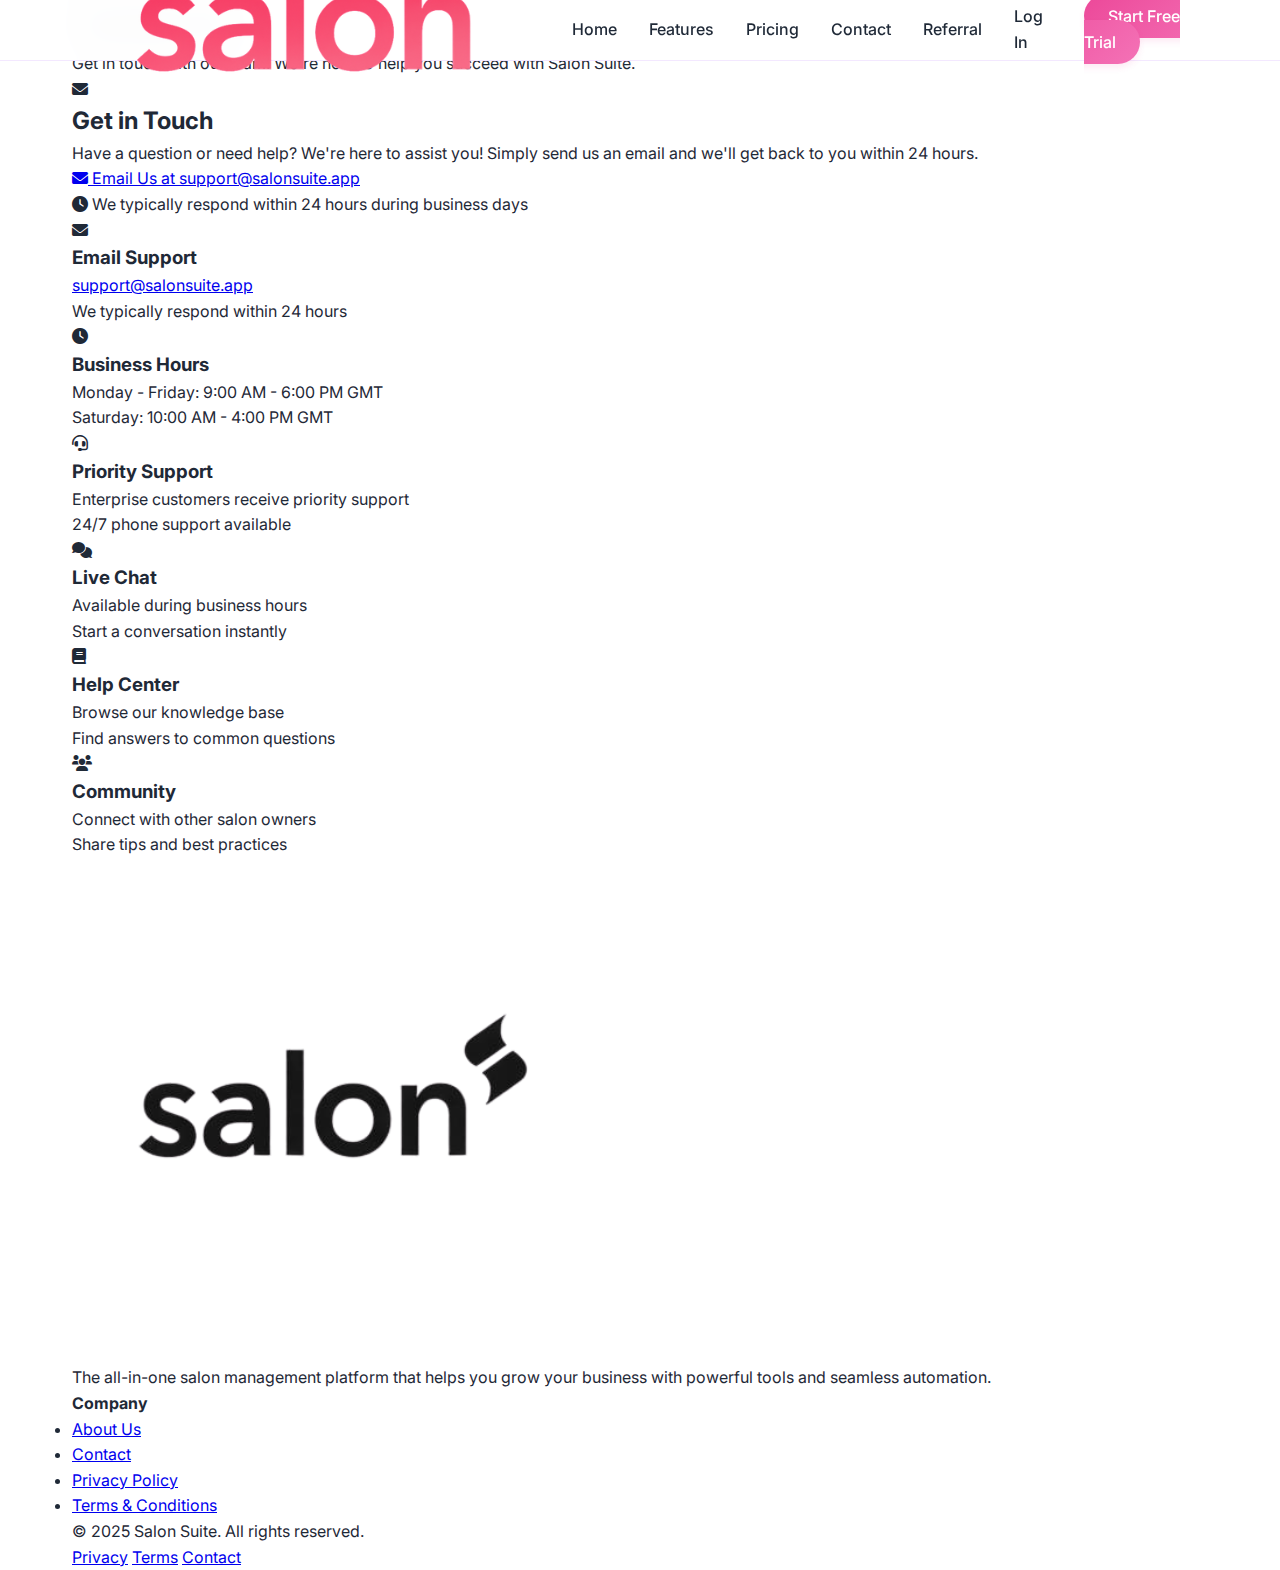
<file: contact-form.html>
<!DOCTYPE html>
<html lang="en">
<head>
    <meta charset="UTF-8">
    <meta name="viewport" content="width=device-width, initial-scale=1.0">
    <title>Contact Us - Salon Suite</title>
    <link rel="icon" type="image/png" href="icons/Salon Suite favicon.png">
    <link rel="stylesheet" href="styles.css">
    <link href="https://fonts.googleapis.com/css2?family=Inter:wght@300;400;500;600;700;800;900&display=swap" rel="stylesheet">
    <link rel="stylesheet" href="https://cdnjs.cloudflare.com/ajax/libs/font-awesome/6.0.0/css/all.min.css">
</head>
<body>
    <!-- Navigation -->
    <nav class="navbar">
        <div class="nav-container">
            <div class="nav-logo">
                <img src="icons/logo.png" alt="Salon Suite" class="logo-image">
            </div>
            <ul class="nav-menu">
                <li class="nav-item">
                    <a href="index.html" class="nav-link">Home</a>
                </li>
                <li class="nav-item">
                    <a href="index.html#features" class="nav-link">Features</a>
                </li>
                <li class="nav-item">
                    <a href="https://app.salonsuite.app" class="nav-link">Pricing</a>
                </li>
                <li class="nav-item">
                    <a href="contact-form.html" class="nav-link">Contact</a>
                </li>
                <li class="nav-item">
                    <a href="ambassador.html" class="nav-link">Referral</a>
                </li>
                <li class="nav-item">
                    <a href="https://app.salonsuite.app" class="nav-link">Log In</a>
                </li>
                <li class="nav-item">
                    <a href="#pricing" class="nav-link cta-button">Start Free Trial</a>
                </li>
            </ul>
        </div>
    </nav>

    <!-- Main Content -->
    <section class="contact-page">
        <div class="container">
            <div class="contact-header">
                <h1>Contact Us</h1>
                <p>Get in touch with our team. We're here to help you succeed with Salon Suite.</p>
            </div>
            
            <div class="contact-content">
                <!-- Main Contact Message -->
                <div class="contact-main-message">
                    <div class="contact-icon-large">
                        <i class="fas fa-envelope"></i>
                    </div>
                    <h2>Get in Touch</h2>
                    <p class="contact-description">
                        Have a question or need help? We're here to assist you! Simply send us an email and we'll get back to you within 24 hours.
                    </p>
                    
                    <div class="email-cta">
                        <a href="mailto:support@salonsuite.app" class="email-button">
                            <i class="fas fa-envelope"></i>
                            <span>Email Us at support@salonsuite.app</span>
                        </a>
                    </div>
                    
                    <div class="contact-note">
                        <i class="fas fa-clock"></i>
                        <span>We typically respond within 24 hours during business days</span>
                    </div>
                </div>
                
                <div class="contact-info">
                    <div class="contact-card">
                        <div class="contact-icon">
                            <i class="fas fa-envelope"></i>
                        </div>
                        <h3>Email Support</h3>
                        <p><a href="mailto:support@salonsuite.app">support@salonsuite.app</a></p>
                        <p>We typically respond within 24 hours</p>
                    </div>
                    
                    <div class="contact-card">
                        <div class="contact-icon">
                            <i class="fas fa-clock"></i>
                        </div>
                        <h3>Business Hours</h3>
                        <p>Monday - Friday: 9:00 AM - 6:00 PM GMT</p>
                        <p>Saturday: 10:00 AM - 4:00 PM GMT</p>
                    </div>
                    
                    <div class="contact-card">
                        <div class="contact-icon">
                            <i class="fas fa-headset"></i>
                        </div>
                        <h3>Priority Support</h3>
                        <p>Enterprise customers receive priority support</p>
                        <p>24/7 phone support available</p>
                    </div>
                    
                    <div class="contact-card">
                        <div class="contact-icon">
                            <i class="fas fa-comments"></i>
                        </div>
                        <h3>Live Chat</h3>
                        <p>Available during business hours</p>
                        <p>Start a conversation instantly</p>
                    </div>
                    
                    <div class="contact-card">
                        <div class="contact-icon">
                            <i class="fas fa-book"></i>
                        </div>
                        <h3>Help Center</h3>
                        <p>Browse our knowledge base</p>
                        <p>Find answers to common questions</p>
                    </div>
                    
                    <div class="contact-card">
                        <div class="contact-icon">
                            <i class="fas fa-users"></i>
                        </div>
                        <h3>Community</h3>
                        <p>Connect with other salon owners</p>
                        <p>Share tips and best practices</p>
                    </div>
                </div>
            </div>
        </div>
    </section>

    <!-- Footer -->
    <footer class="footer">
        <div class="container">
            <div class="footer-content">
                <div class="footer-brand">
                    <img src="icons/Salon Suite Logo (black on white).png" alt="Salon Suite" class="footer-logo">
                    <p class="footer-description">
                        The all-in-one salon management platform that helps you grow your business with powerful tools and seamless automation.
                    </p>
                </div>
                
                <div class="footer-links">
                    <div class="footer-column">
                        <h4 class="footer-title">Company</h4>
                        <ul class="footer-list">
                            <li><a href="index.html#about" class="footer-link">About Us</a></li>
                            <li><a href="contact-form.html" class="footer-link">Contact</a></li>
                            <li><a href="privacy-policy.html" class="footer-link">Privacy Policy</a></li>
                            <li><a href="terms-conditions.html" class="footer-link">Terms & Conditions</a></li>
                        </ul>
                    </div>
                </div>
            </div>
            
            <div class="footer-bottom">
                <div class="footer-bottom-content">
                    <p class="footer-copyright">
                        © 2025 Salon Suite. All rights reserved.
                    </p>
                    <div class="footer-bottom-links">
                        <a href="privacy-policy.html" class="footer-bottom-link">Privacy</a>
                        <a href="terms-conditions.html" class="footer-bottom-link">Terms</a>
                        <a href="contact-form.html" class="footer-bottom-link">Contact</a>
                    </div>
                </div>
            </div>
        </div>
    </footer>

    <script src="script.js"></script>
</body>
</html>
</file>
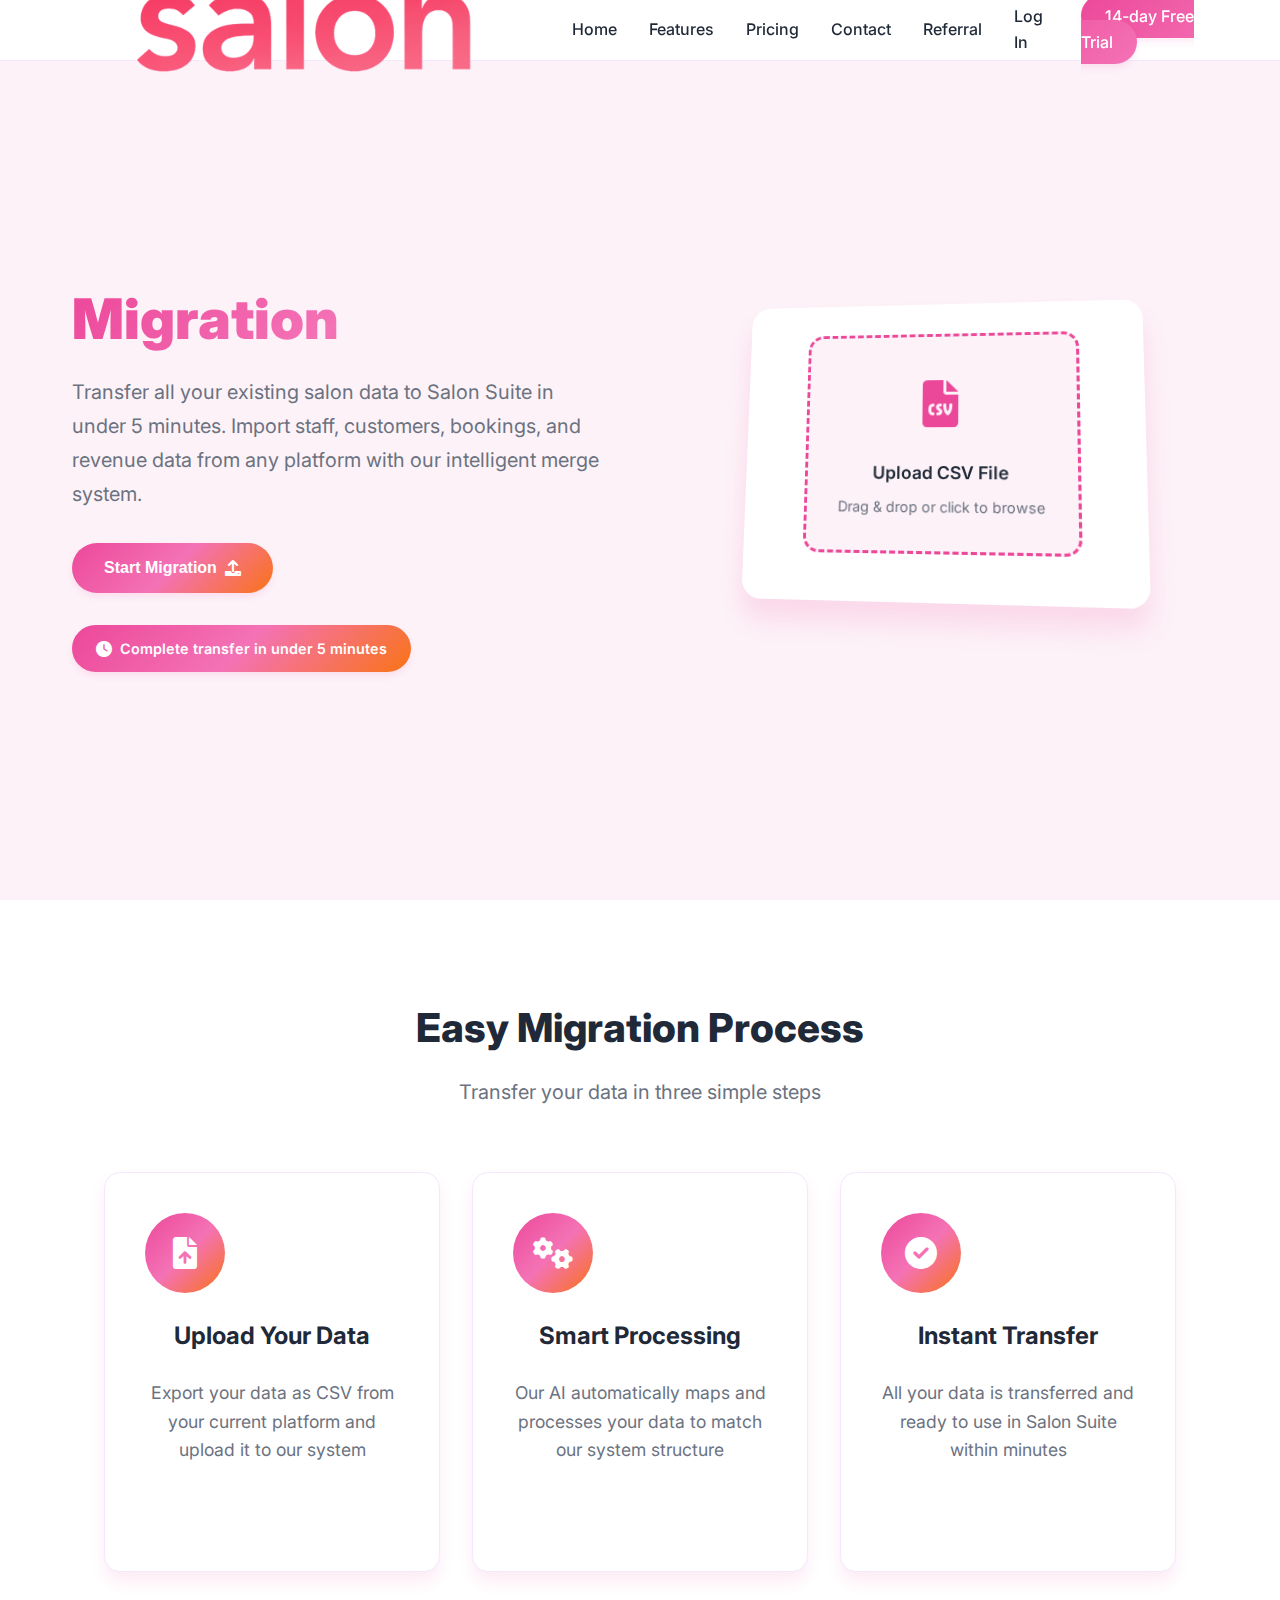
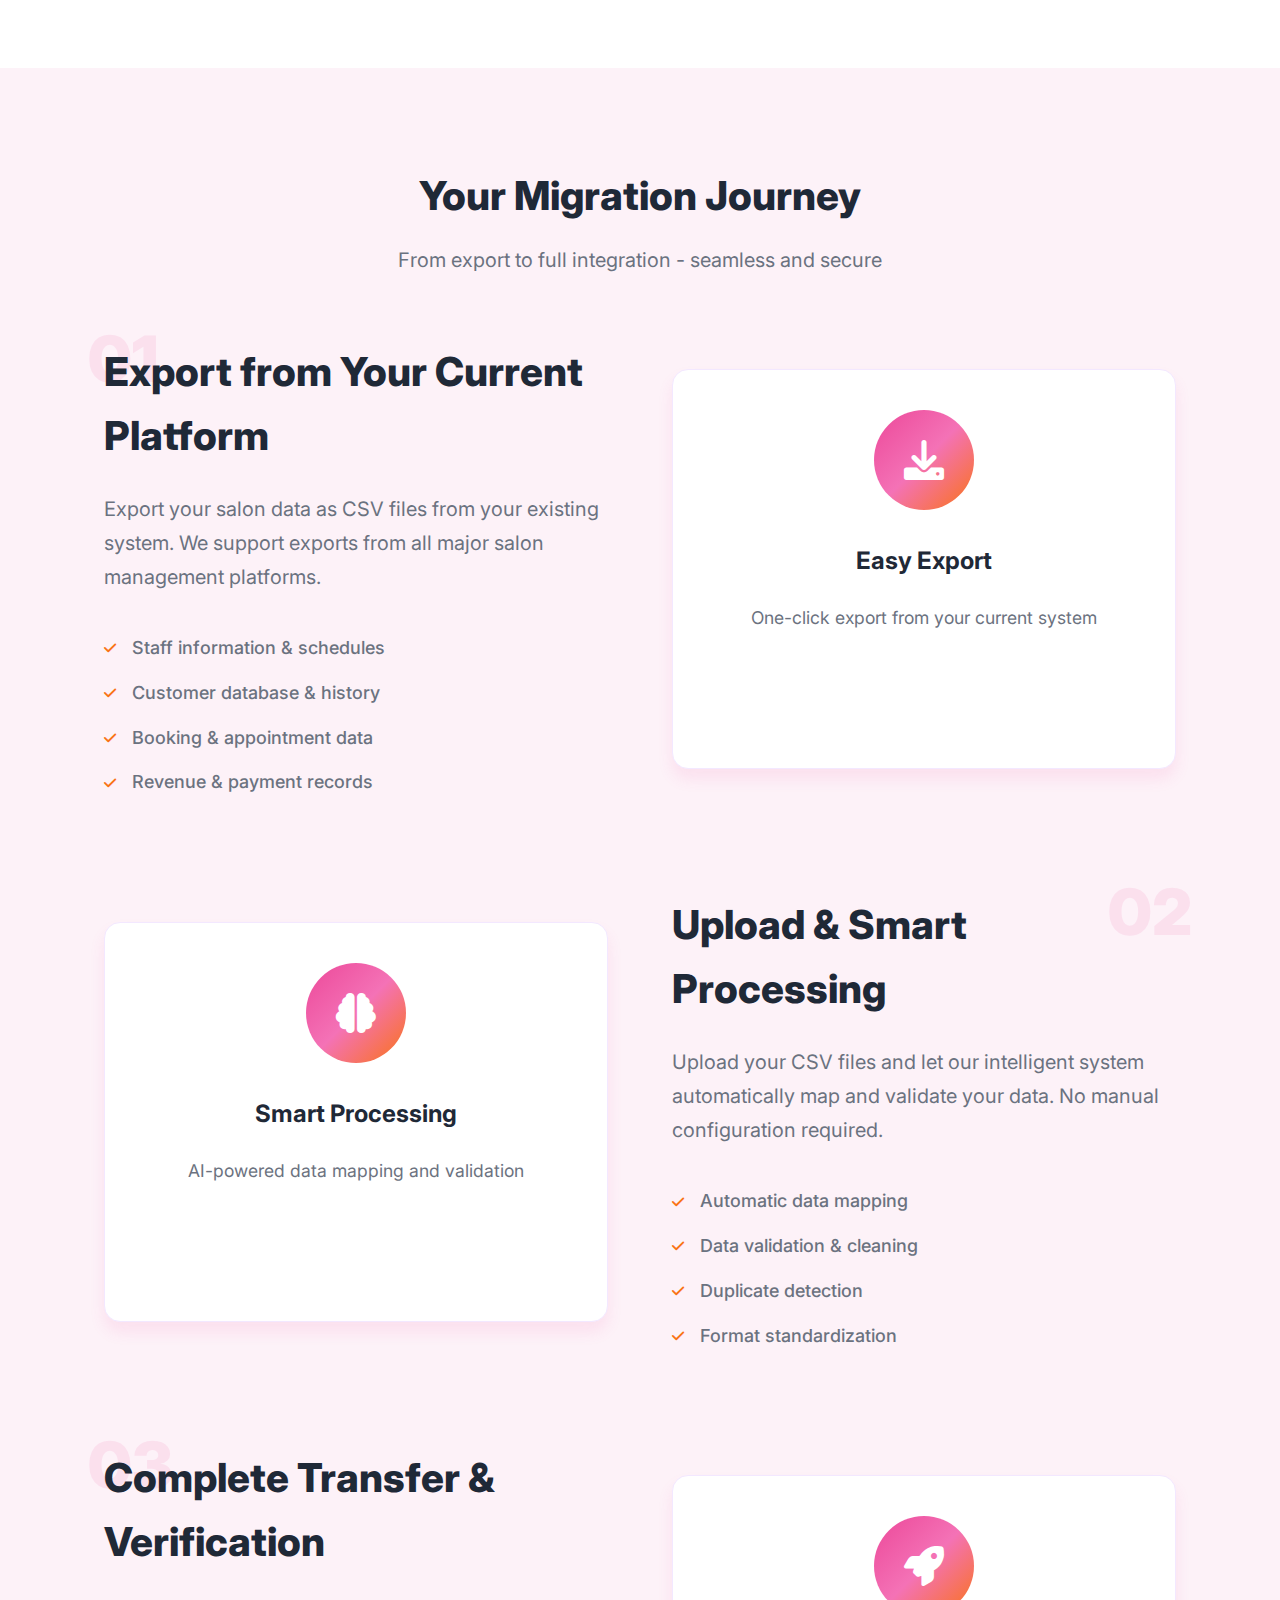
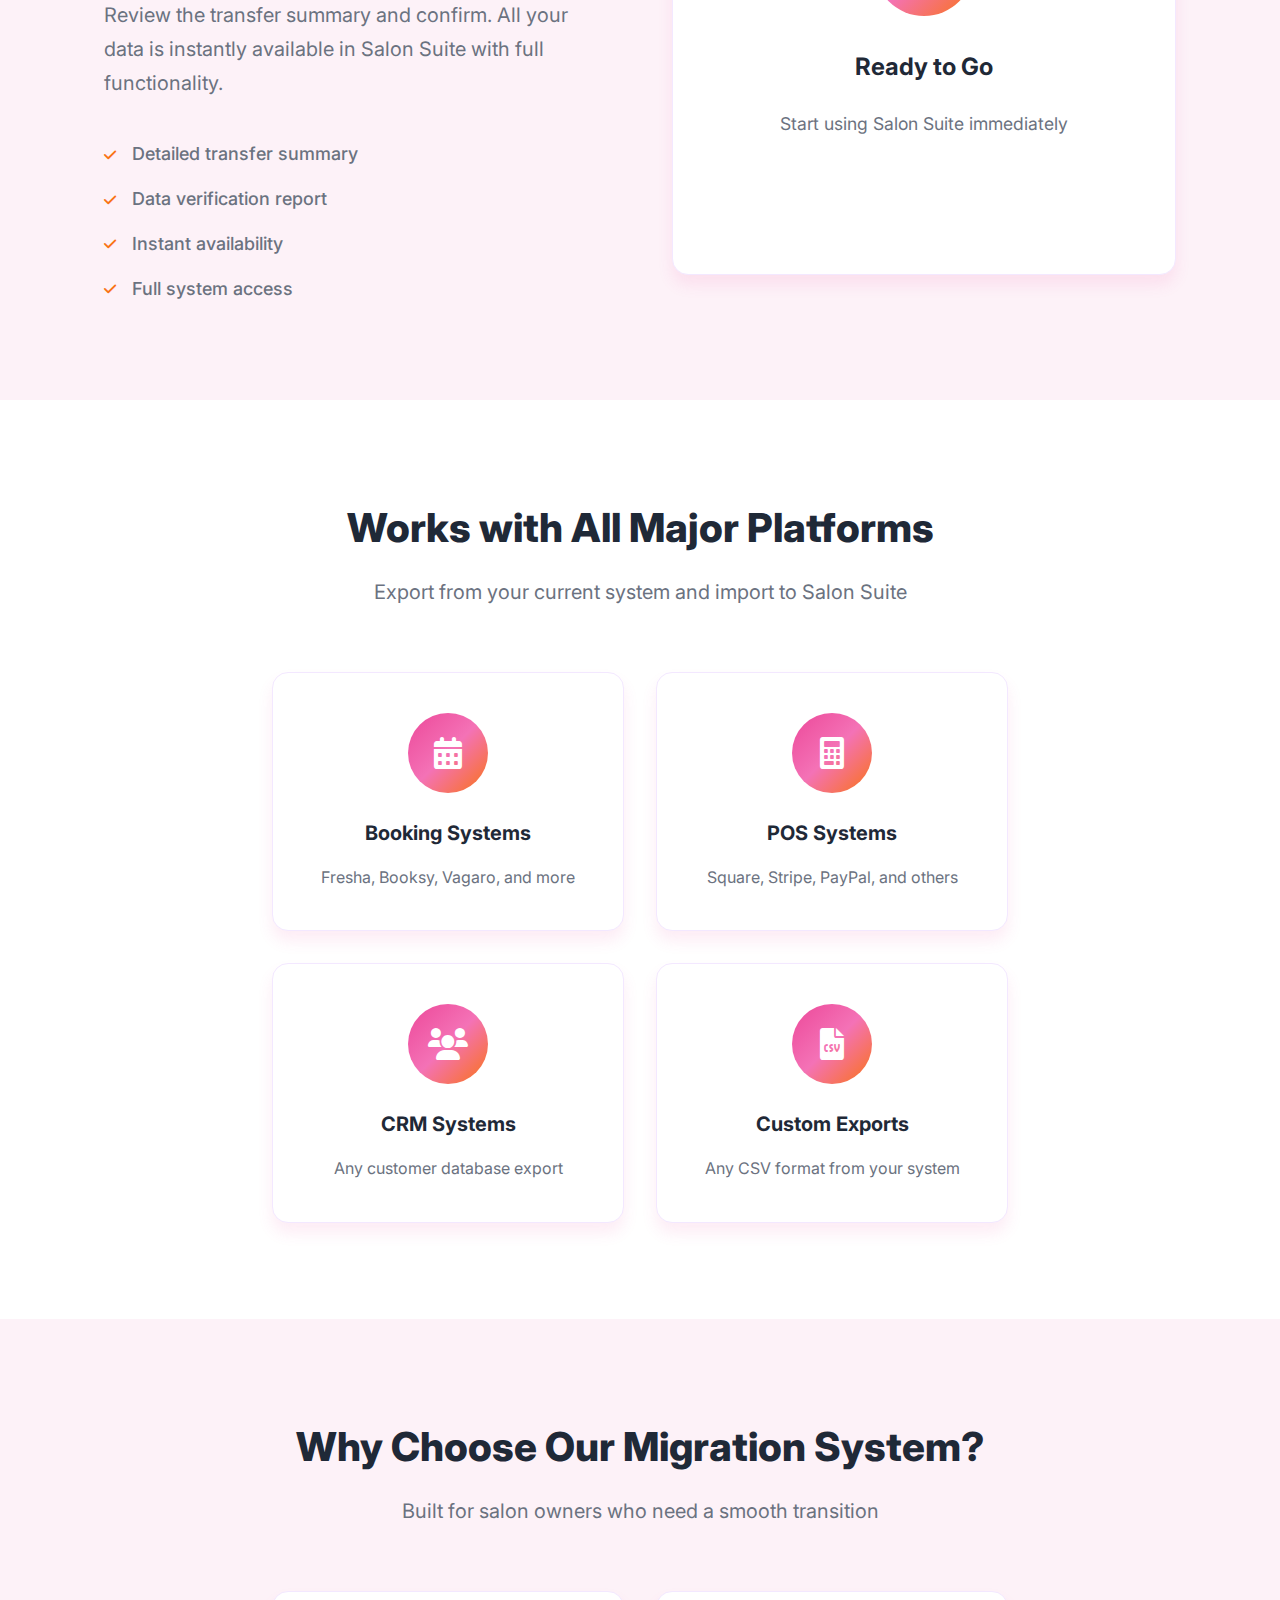
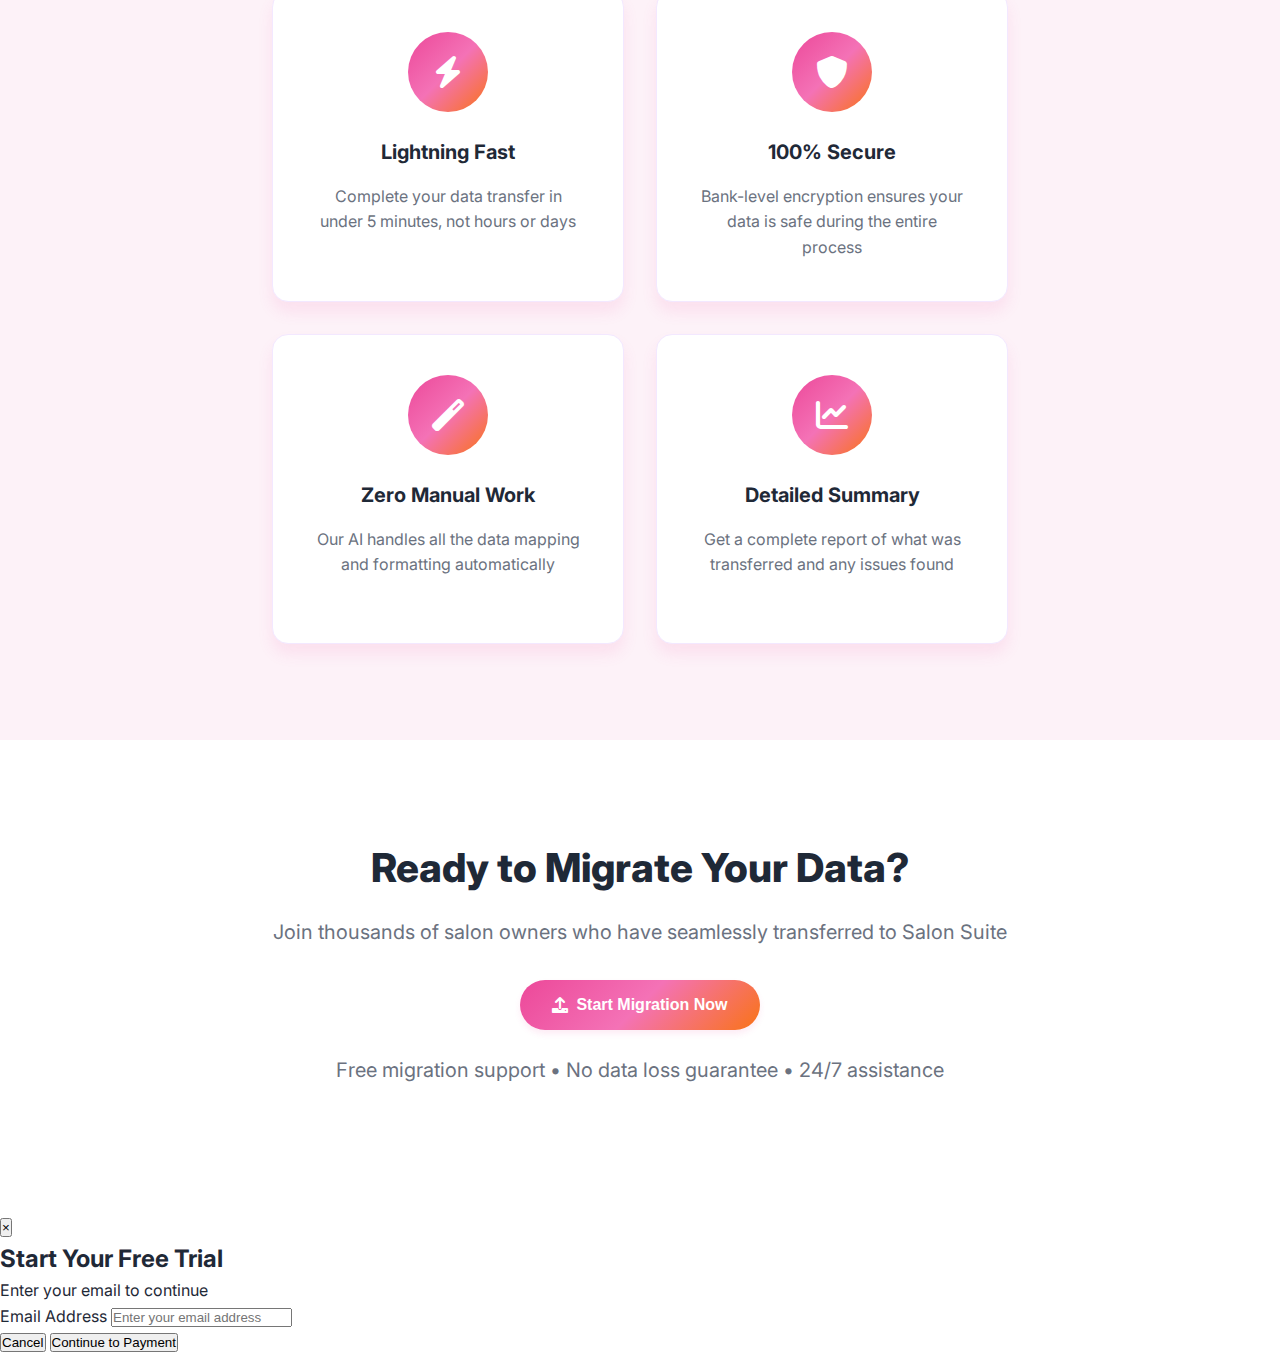
<file: merge-system.html>
<!DOCTYPE html>
<html lang="en">
<head>
    <meta charset="UTF-8">
    <meta name="viewport" content="width=device-width, initial-scale=1.0">
    <title>Merge System - Salon Suite</title>
    <link rel="icon" type="image/png" href="icons/Salon Suite favicon.png">
    <link rel="stylesheet" href="styles.css">
    <link rel="stylesheet" href="merge-styles.css?v=2">
    <link href="https://fonts.googleapis.com/css2?family=Inter:wght@300;400;500;600;700;800;900&display=swap" rel="stylesheet">
    <link rel="stylesheet" href="https://cdnjs.cloudflare.com/ajax/libs/font-awesome/6.0.0/css/all.min.css">
</head>
<body>
    <!-- Navigation -->
    <nav class="navbar">
        <div class="nav-container">
            <div class="nav-logo">
                <img src="icons/logo.png" alt="Salon Suite" class="logo-image">
            </div>
            <ul class="nav-menu">
                <li class="nav-item">
                    <a href="index.html" class="nav-link">Home</a>
                </li>
                <li class="nav-item">
                    <a href="index.html#features" class="nav-link">Features</a>
                </li>
                <li class="nav-item">
                    <a href="https://app.salonsuite.app" class="nav-link">Pricing</a>
                </li>
                <li class="nav-item">
                    <a href="contact-form.html" class="nav-link">Contact</a>
                </li>
                <li class="nav-item">
                    <a href="ambassador.html" class="nav-link">Referral</a>
                </li>
                <li class="nav-item">
                    <a href="https://app.salonsuite.app" class="nav-link">Log In</a>
                </li>
                <li class="nav-item">
                    <a href="index.html#pricing" class="nav-link cta-button">14-day Free Trial</a>
                </li>
            </ul>
        </div>
    </nav>

    <!-- Hero Section -->
    <section class="hero">
        <div class="container">
            <div class="hero-content">
                <div class="hero-text">
                    <h1 class="hero-title">
                        <span class="title-line">Seamless Data</span>
                        <span class="title-highlight">Migration</span>
                    </h1>
                    <p class="hero-description">
                        Transfer all your existing salon data to Salon Suite in under 5 minutes. Import staff, customers, bookings, and revenue data from any platform with our intelligent merge system.
                    </p>
                    <div class="hero-actions">
                        <button class="cta-primary">
                            Start Migration
                            <i class="fas fa-upload"></i>
                        </button>
                    </div>
                    <div class="hero-badge">
                        <i class="fas fa-clock"></i>
                        <span>Complete transfer in under 5 minutes</span>
                    </div>
                </div>
                <div class="hero-visual">
                    <div class="merge-demo">
                        <div class="demo-container">
                            <div class="demo-screen" id="demo-screen">
                                <!-- Merge animation will appear here -->
                            </div>
                        </div>
                    </div>
                </div>
            </div>
        </div>
    </section>

    <!-- Migration Features Section -->
    <section class="migration-features">
        <div class="container">
            <div class="section-header">
                <h2>Easy Migration Process</h2>
                <p>Transfer your data in three simple steps</p>
            </div>
            <div class="features-grid">
                <div class="feature-card">
                    <div class="feature-icon">
                        <i class="fas fa-file-upload"></i>
                    </div>
                    <h4>Upload Your Data</h4>
                    <p>Export your data as CSV from your current platform and upload it to our system</p>
                </div>
                <div class="feature-card">
                    <div class="feature-icon">
                        <i class="fas fa-cogs"></i>
                    </div>
                    <h4>Smart Processing</h4>
                    <p>Our AI automatically maps and processes your data to match our system structure</p>
                </div>
                <div class="feature-card">
                    <div class="feature-icon">
                        <i class="fas fa-check-circle"></i>
                    </div>
                    <h4>Instant Transfer</h4>
                    <p>All your data is transferred and ready to use in Salon Suite within minutes</p>
                </div>
            </div>
        </div>
    </section>

    <!-- Migration Journey Section -->
    <section class="migration-journey">
        <div class="container">
            <div class="journey-header">
                <h2>Your Migration Journey</h2>
                <p>From export to full integration - seamless and secure</p>
            </div>
            
            <div class="journey-steps">
                <!-- Step 1: Export Data -->
                <div class="journey-step">
                    <div class="step-number">01</div>
                    <div class="step-content">
                        <div class="step-text">
                            <h3>Export from Your Current Platform</h3>
                            <p>Export your salon data as CSV files from your existing system. We support exports from all major salon management platforms.</p>
                            <ul class="step-features">
                                <li><i class="fas fa-check"></i> Staff information & schedules</li>
                                <li><i class="fas fa-check"></i> Customer database & history</li>
                                <li><i class="fas fa-check"></i> Booking & appointment data</li>
                                <li><i class="fas fa-check"></i> Revenue & payment records</li>
                            </ul>
                        </div>
                        <div class="step-visual">
                            <div class="feature-card">
                                <div class="card-icon">
                                    <i class="fas fa-download"></i>
                                </div>
                                <h4>Easy Export</h4>
                                <p>One-click export from your current system</p>
                            </div>
                        </div>
                    </div>
                </div>

                <!-- Step 2: Upload & Process -->
                <div class="journey-step reverse">
                    <div class="step-number">02</div>
                    <div class="step-content">
                        <div class="step-visual">
                            <div class="feature-card">
                                <div class="card-icon">
                                    <i class="fas fa-brain"></i>
                                </div>
                                <h4>Smart Processing</h4>
                                <p>AI-powered data mapping and validation</p>
                            </div>
                        </div>
                        <div class="step-text">
                            <h3>Upload & Smart Processing</h3>
                            <p>Upload your CSV files and let our intelligent system automatically map and validate your data. No manual configuration required.</p>
                            <ul class="step-features">
                                <li><i class="fas fa-check"></i> Automatic data mapping</li>
                                <li><i class="fas fa-check"></i> Data validation & cleaning</li>
                                <li><i class="fas fa-check"></i> Duplicate detection</li>
                                <li><i class="fas fa-check"></i> Format standardization</li>
                            </ul>
                        </div>
                    </div>
                </div>

                <!-- Step 3: Complete Transfer -->
                <div class="journey-step">
                    <div class="step-number">03</div>
                    <div class="step-content">
                        <div class="step-text">
                            <h3>Complete Transfer & Verification</h3>
                            <p>Review the transfer summary and confirm. All your data is instantly available in Salon Suite with full functionality.</p>
                            <ul class="step-features">
                                <li><i class="fas fa-check"></i> Detailed transfer summary</li>
                                <li><i class="fas fa-check"></i> Data verification report</li>
                                <li><i class="fas fa-check"></i> Instant availability</li>
                                <li><i class="fas fa-check"></i> Full system access</li>
                            </ul>
                        </div>
                        <div class="step-visual">
                            <div class="feature-card">
                                <div class="card-icon">
                                    <i class="fas fa-rocket"></i>
                                </div>
                                <h4>Ready to Go</h4>
                                <p>Start using Salon Suite immediately</p>
                            </div>
                        </div>
                    </div>
                </div>
            </div>
        </div>
    </section>

    <!-- Supported Platforms Section -->
    <section class="supported-platforms">
        <div class="container">
            <div class="section-header">
                <h2>Works with All Major Platforms</h2>
                <p>Export from your current system and import to Salon Suite</p>
            </div>
            <div class="platforms-grid">
                <div class="platform-card">
                    <div class="platform-icon">
                        <i class="fas fa-calendar-alt"></i>
                    </div>
                    <h4>Booking Systems</h4>
                    <p>Fresha, Booksy, Vagaro, and more</p>
                </div>
                <div class="platform-card">
                    <div class="platform-icon">
                        <i class="fas fa-calculator"></i>
                    </div>
                    <h4>POS Systems</h4>
                    <p>Square, Stripe, PayPal, and others</p>
                </div>
                <div class="platform-card">
                    <div class="platform-icon">
                        <i class="fas fa-users"></i>
                    </div>
                    <h4>CRM Systems</h4>
                    <p>Any customer database export</p>
                </div>
                <div class="platform-card">
                    <div class="platform-icon">
                        <i class="fas fa-file-csv"></i>
                    </div>
                    <h4>Custom Exports</h4>
                    <p>Any CSV format from your system</p>
                </div>
            </div>
        </div>
    </section>

    <!-- Migration Benefits Section -->
    <section class="migration-benefits">
        <div class="container">
            <div class="section-header">
                <h2>Why Choose Our Migration System?</h2>
                <p>Built for salon owners who need a smooth transition</p>
            </div>
            <div class="benefits-grid">
                <div class="benefit-card">
                    <div class="benefit-icon">
                        <i class="fas fa-bolt"></i>
                    </div>
                    <h4>Lightning Fast</h4>
                    <p>Complete your data transfer in under 5 minutes, not hours or days</p>
                </div>
                <div class="benefit-card">
                    <div class="benefit-icon">
                        <i class="fas fa-shield-alt"></i>
                    </div>
                    <h4>100% Secure</h4>
                    <p>Bank-level encryption ensures your data is safe during the entire process</p>
                </div>
                <div class="benefit-card">
                    <div class="benefit-icon">
                        <i class="fas fa-magic"></i>
                    </div>
                    <h4>Zero Manual Work</h4>
                    <p>Our AI handles all the data mapping and formatting automatically</p>
                </div>
                <div class="benefit-card">
                    <div class="benefit-icon">
                        <i class="fas fa-chart-line"></i>
                    </div>
                    <h4>Detailed Summary</h4>
                    <p>Get a complete report of what was transferred and any issues found</p>
                </div>
            </div>
        </div>
    </section>

    <!-- CTA Section -->
    <section class="cta-section">
        <div class="container">
            <div class="cta-content">
                <h2>Ready to Migrate Your Data?</h2>
                <p>Join thousands of salon owners who have seamlessly transferred to Salon Suite</p>
                <div class="cta-buttons">
                                        <button class="cta-primary">
                        <i class="fas fa-upload"></i>
                        Start Migration Now
                    </button>
                </div>
                <p class="cta-note">Free migration support • No data loss guarantee • 24/7 assistance</p>
            </div>
        </div>
    </section>

    <!-- Email Validation Modal -->
    <div id="email-modal" class="modal-overlay" aria-hidden="true" role="dialog" aria-labelledby="modal-title" aria-describedby="modal-subtitle">
        <div class="modal-container" tabindex="-1">
            <button class="modal-close" aria-label="Close modal">&times;</button>
            <div class="modal-header">
                <h2 id="modal-title" class="modal-title">Start Your Free Trial</h2>
                <p id="modal-subtitle" class="modal-subtitle">Enter your email to continue</p>
            </div>
            <div class="modal-body">
                <!-- Email Input Form -->
                <div id="email-form-state" class="email-form-state">
                    <form class="email-form" id="trial-email-form">
                        <div class="form-group">
                            <label for="email-input" class="form-label">Email Address</label>
                            <input 
                                type="email" 
                                id="email-input" 
                                class="form-input" 
                                placeholder="Enter your email address"
                                required
                                autocomplete="email"
                            >
                            <div class="error-message" id="email-error"></div>
                        </div>
                        <div class="modal-buttons">
                            <button type="button" class="modal-btn modal-btn-secondary" id="cancel-btn">Cancel</button>
                            <button type="submit" class="modal-btn modal-btn-primary" id="continue-btn">
                                <span class="btn-text">Continue to Payment</span>
                                <div class="loading-spinner" id="loading-spinner"></div>
                            </button>
                        </div>
                    </form>
                </div>

                <!-- Loading State -->
                <div id="loading-state" class="loading-state" style="display: none;">
                    <div class="success-icon">
                        <div class="loading-spinner show"></div>
                    </div>
                    <h3 class="success-title">Checking Eligibility...</h3>
                    <p class="success-message">Please wait while we verify your trial eligibility.</p>
                </div>

                <!-- Ineligible State -->
                <div id="ineligible-state" class="ineligible-state" style="display: none;">
                    <div class="ineligible-content">
                        <div class="ineligible-icon">
                            <i class="fas fa-exclamation-triangle"></i>
                        </div>
                        <h3 class="ineligible-title">Trial Already Used</h3>
                        <p class="ineligible-message" id="ineligible-message">
                            This email address has already used our free trial.
                        </p>
                        <div class="ineligible-suggestions" id="ineligible-suggestions">
                            <h4>What you can do:</h4>
                            <ul id="suggestions-list">
                                <!-- Suggestions will be populated by JavaScript -->
                            </ul>
                        </div>
                        <div class="ineligible-buttons">
                            <button type="button" class="modal-btn modal-btn-secondary" id="try-different-email">Try Different Email</button>
                            <button type="button" class="modal-btn modal-btn-outline" id="contact-support">Contact Support</button>
                            <button type="button" class="modal-btn modal-btn-primary" id="upgrade-plan">Upgrade to Paid Plan</button>
                        </div>
                    </div>
                </div>

                <!-- Error State -->
                <div id="error-state" class="error-state" style="display: none;">
                    <div class="error-icon">
                        <i class="fas fa-exclamation-circle"></i>
                    </div>
                    <h3 class="error-title">Unable to Verify</h3>
                    <p class="error-message">
                        We couldn't verify your trial eligibility at this time. You can still proceed with the trial.
                    </p>
                    <div class="modal-buttons">
                        <button type="button" class="modal-btn modal-btn-secondary" id="error-cancel">Cancel</button>
                        <button type="button" class="modal-btn modal-btn-primary" id="continue-anyway">Continue Anyway</button>
                    </div>
                </div>

                <!-- Success State -->
                <div id="success-state" class="success-state" style="display: none;">
                    <div class="success-icon">
                        <i class="fas fa-check-circle"></i>
                    </div>
                    <h3 class="success-title">Eligible for Trial!</h3>
                    <p class="success-message">
                        Great! You're eligible for our free trial. Redirecting you to the payment page...
                    </p>
                </div>
            </div>
        </div>
    </div>

    <script src="merge-script.js"></script>
</body>
</html>
</file>
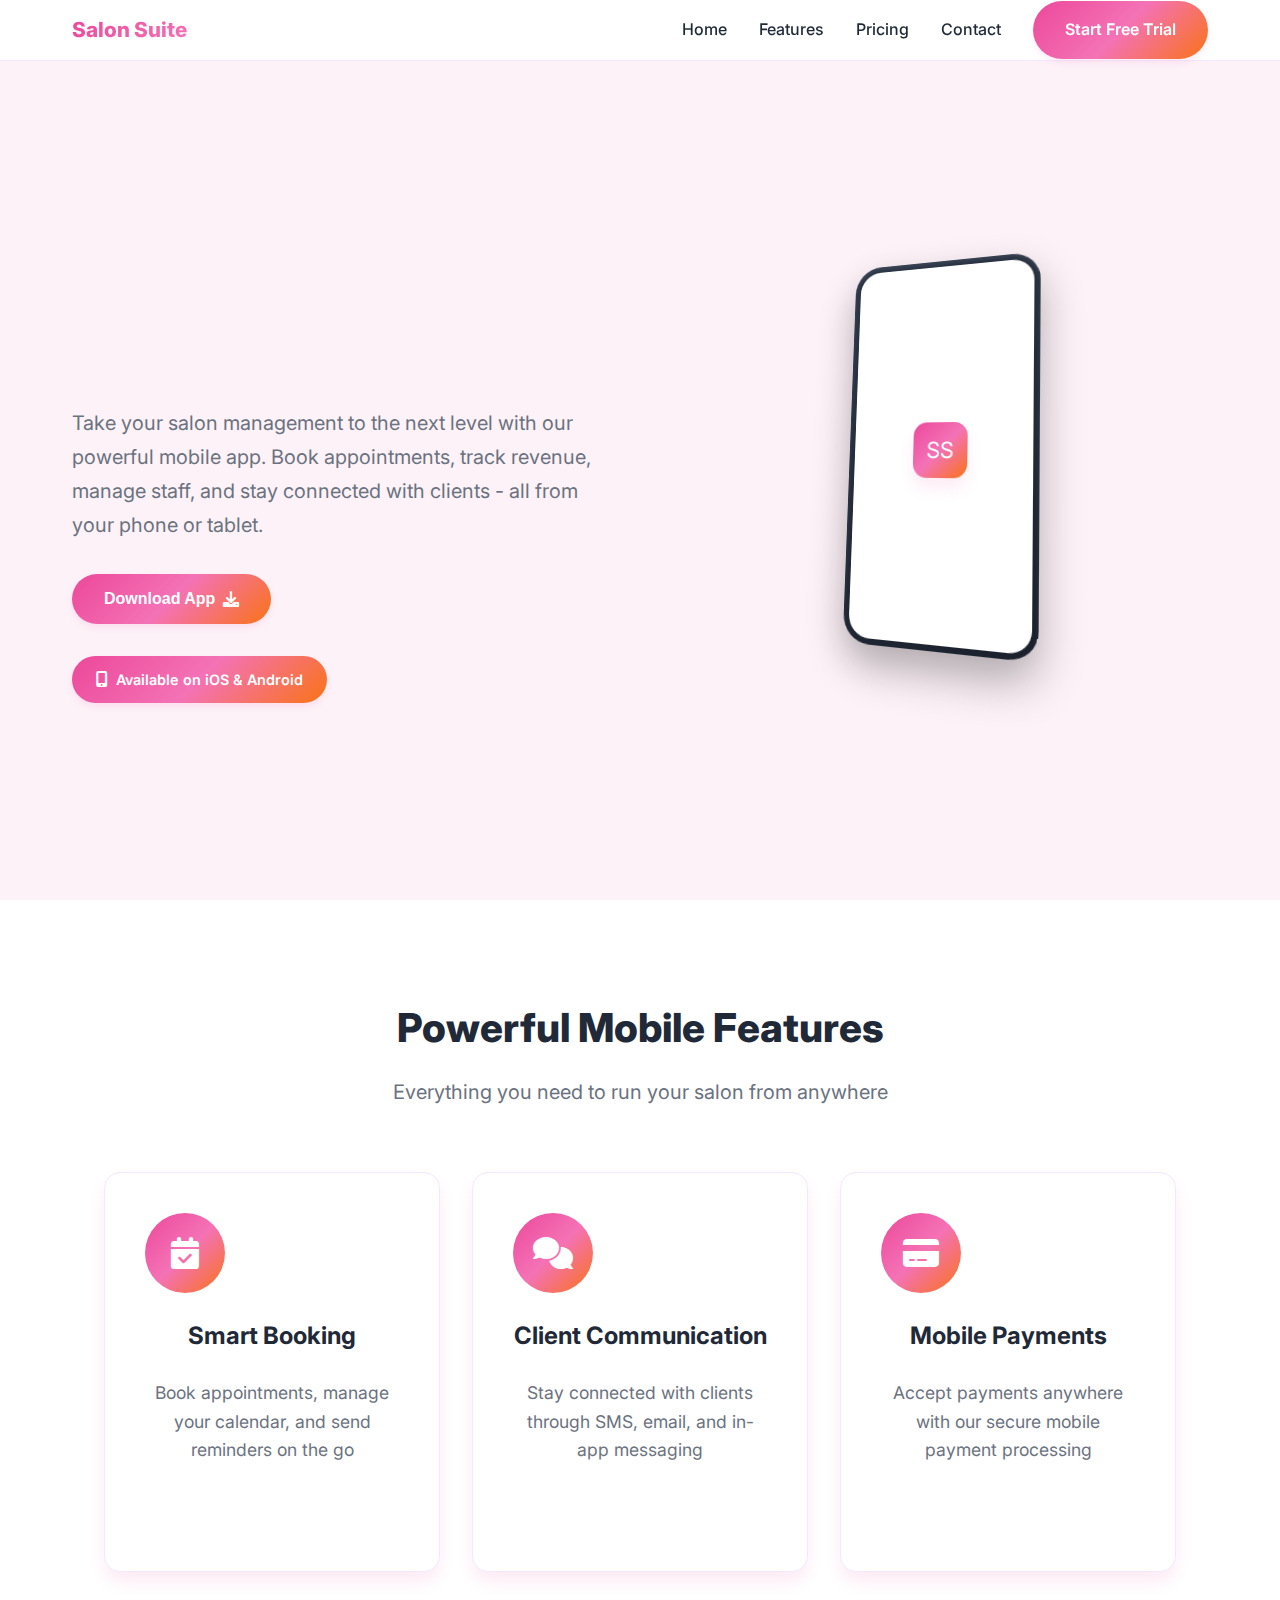
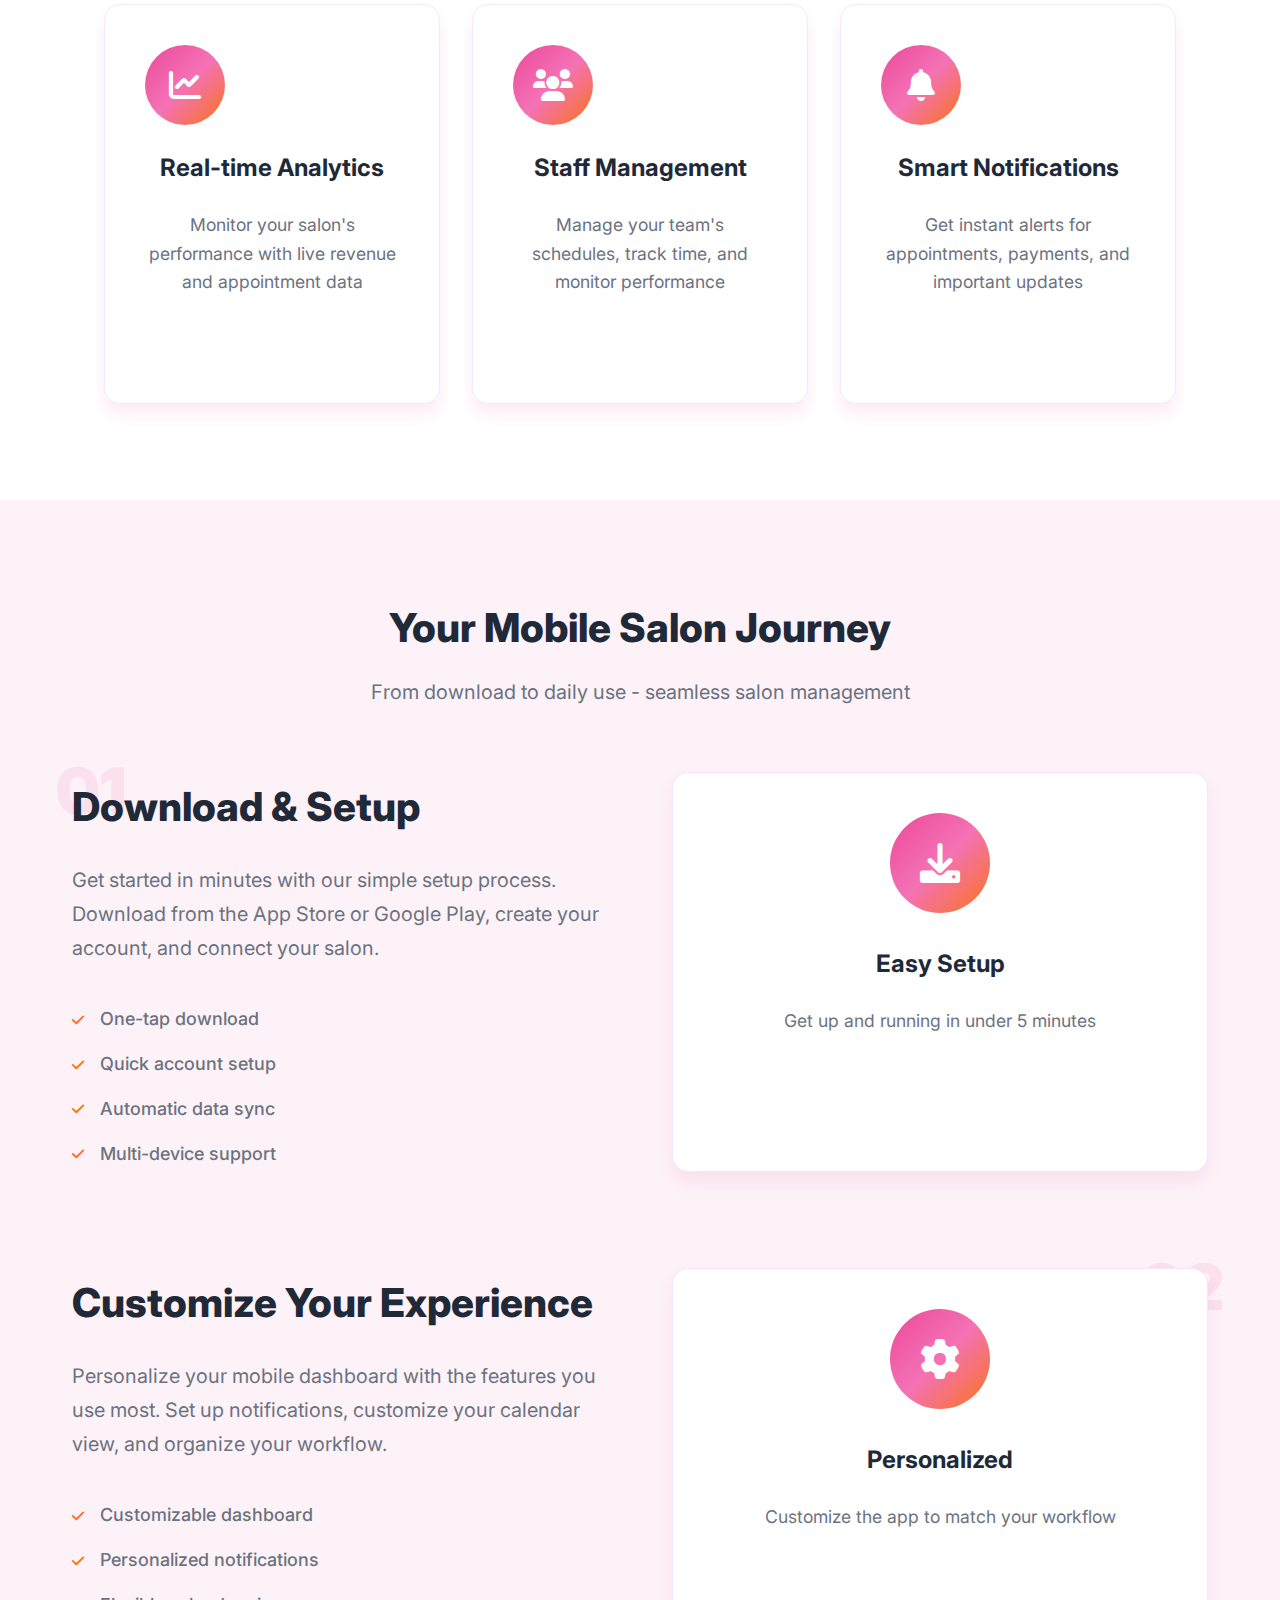
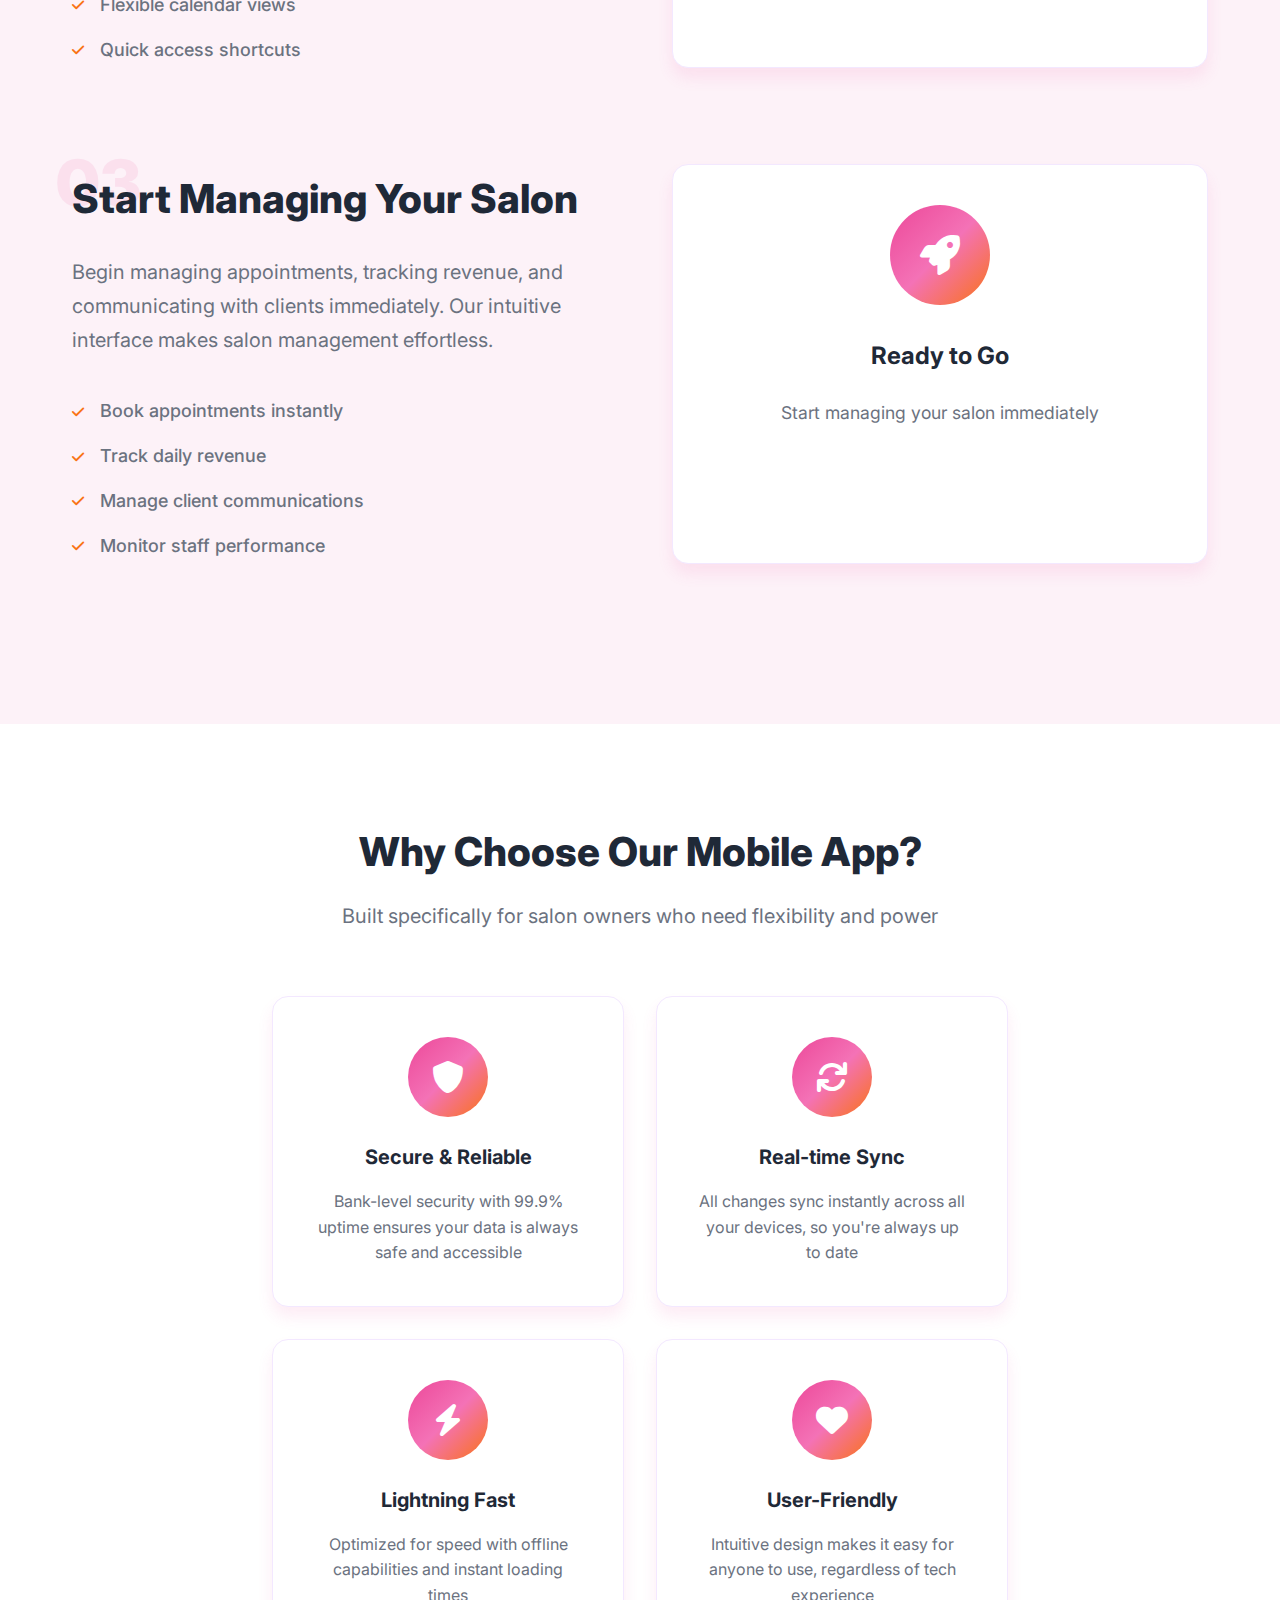
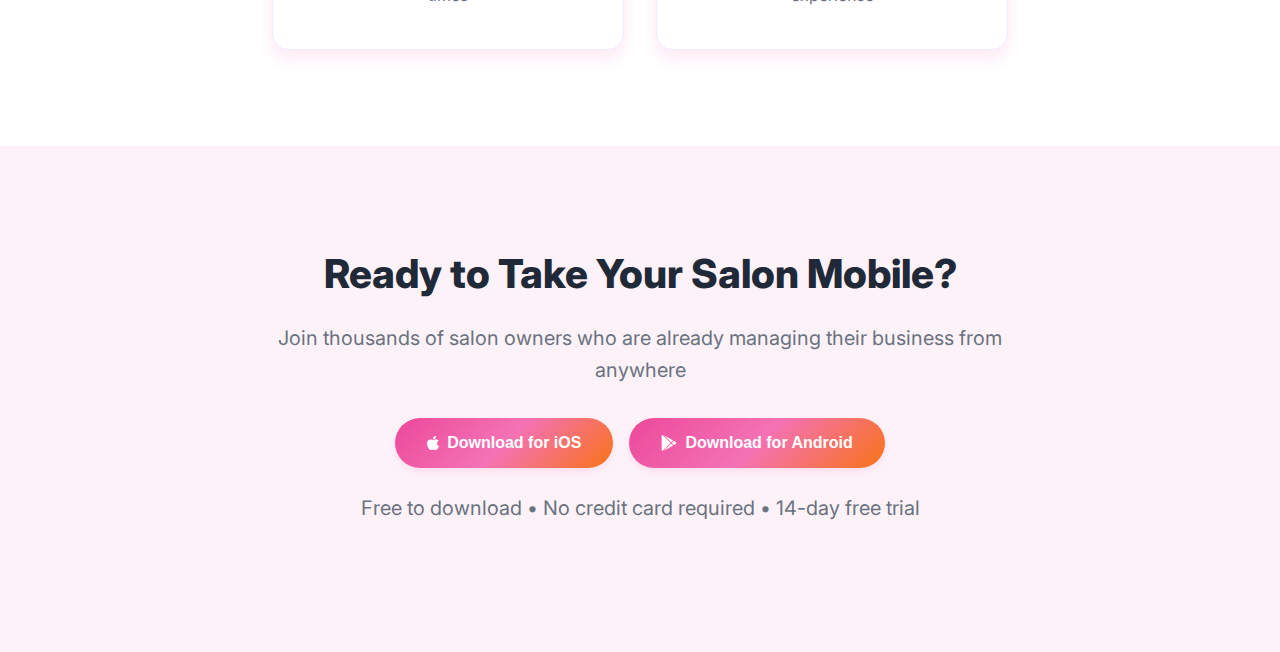
<file: mobile-app.html>
<!DOCTYPE html>
<html lang="en">
<head>
    <meta charset="UTF-8">
    <meta name="viewport" content="width=device-width, initial-scale=1.0">
    <title>Mobile App - Salon Suite</title>
    <link rel="stylesheet" href="styles.css">
    <link rel="stylesheet" href="mobile-styles.css">
    <link href="https://fonts.googleapis.com/css2?family=Inter:wght@300;400;500;600;700;800;900&display=swap" rel="stylesheet">
    <link rel="stylesheet" href="https://cdnjs.cloudflare.com/ajax/libs/font-awesome/6.0.0/css/all.min.css">
</head>
<body>
    <!-- Navigation -->
    <nav class="navbar">
        <div class="nav-container">
            <div class="nav-logo">
                <span class="logo-text">Salon Suite</span>
            </div>
            <ul class="nav-menu">
                <li><a href="index.html" class="nav-link">Home</a></li>
                <li><a href="index.html#features" class="nav-link">Features</a></li>
                <li><a href="index.html#pricing" class="nav-link">Pricing</a></li>
                <li><a href="#contact" class="nav-link">Contact</a></li>
                <li><a href="#" class="cta-primary">Start Free Trial</a></li>
            </ul>
        </div>
    </nav>

    <!-- Hero Section -->
    <section class="hero">
        <div class="container">
            <div class="hero-content">
                <div class="hero-text">
                    <h1 class="hero-title">
                        <span class="title-line">Manage Your Salon Anywhere, Anytime</span>
                    </h1>
                    <p class="hero-description">
                        Take your salon management to the next level with our powerful mobile app. Book appointments, track revenue, manage staff, and stay connected with clients - all from your phone or tablet.
                    </p>
                    <div class="hero-actions">
                        <button class="cta-primary">
                            Download App
                            <i class="fas fa-download"></i>
                        </button>
                    </div>
                    <div class="hero-badge">
                        <i class="fas fa-mobile-alt"></i>
                        <span>Available on iOS & Android</span>
                    </div>
                </div>
                <div class="hero-visual">
                    <div class="mobile-app-demo">
                        <div class="phone-frame">
                            <div class="phone-screen" id="phone-screen">
                                <!-- App launch animation will appear here -->
                            </div>
                        </div>
                    </div>
                </div>
            </div>
        </div>
    </section>

    <!-- Mobile Features Section -->
    <section class="mobile-features">
        <div class="container">
            <div class="section-header">
                <h2>Powerful Mobile Features</h2>
                <p>Everything you need to run your salon from anywhere</p>
            </div>
            <div class="features-grid">
                <div class="feature-card">
                    <div class="feature-icon">
                        <i class="fas fa-calendar-check"></i>
                    </div>
                    <h4>Smart Booking</h4>
                    <p>Book appointments, manage your calendar, and send reminders on the go</p>
                </div>
                <div class="feature-card">
                    <div class="feature-icon">
                        <i class="fas fa-comments"></i>
                    </div>
                    <h4>Client Communication</h4>
                    <p>Stay connected with clients through SMS, email, and in-app messaging</p>
                </div>
                <div class="feature-card">
                    <div class="feature-icon">
                        <i class="fas fa-credit-card"></i>
                    </div>
                    <h4>Mobile Payments</h4>
                    <p>Accept payments anywhere with our secure mobile payment processing</p>
                </div>
                <div class="feature-card">
                    <div class="feature-icon">
                        <i class="fas fa-chart-line"></i>
                    </div>
                    <h4>Real-time Analytics</h4>
                    <p>Monitor your salon's performance with live revenue and appointment data</p>
                </div>
                <div class="feature-card">
                    <div class="feature-icon">
                        <i class="fas fa-users"></i>
                    </div>
                    <h4>Staff Management</h4>
                    <p>Manage your team's schedules, track time, and monitor performance</p>
                </div>
                <div class="feature-card">
                    <div class="feature-icon">
                        <i class="fas fa-bell"></i>
                    </div>
                    <h4>Smart Notifications</h4>
                    <p>Get instant alerts for appointments, payments, and important updates</p>
                </div>
            </div>
        </div>
    </section>

    <!-- Mobile Journey Section -->
    <section class="mobile-journey">
        <div class="container">
            <div class="journey-header">
                <h2>Your Mobile Salon Journey</h2>
                <p>From download to daily use - seamless salon management</p>
            </div>
            
            <!-- Step 1: Download & Setup -->
            <div class="journey-step">
                <div class="step-number">01</div>
                <div class="step-content">
                    <div class="step-text">
                        <h3>Download & Setup</h3>
                        <p>Get started in minutes with our simple setup process. Download from the App Store or Google Play, create your account, and connect your salon.</p>
                        <ul class="step-features">
                            <li><i class="fas fa-check"></i> One-tap download</li>
                            <li><i class="fas fa-check"></i> Quick account setup</li>
                            <li><i class="fas fa-check"></i> Automatic data sync</li>
                            <li><i class="fas fa-check"></i> Multi-device support</li>
                        </ul>
                    </div>
                    <div class="step-visual">
                        <div class="feature-card">
                            <div class="card-icon">
                                <i class="fas fa-download"></i>
                            </div>
                            <h4>Easy Setup</h4>
                            <p>Get up and running in under 5 minutes</p>
                        </div>
                    </div>
                </div>
            </div>

            <!-- Step 2: Customize Your Experience -->
            <div class="journey-step reverse">
                <div class="step-number">02</div>
                <div class="step-content">
                    <div class="step-visual">
                        <div class="feature-card">
                            <div class="card-icon">
                                <i class="fas fa-cog"></i>
                            </div>
                            <h4>Personalized</h4>
                            <p>Customize the app to match your workflow</p>
                        </div>
                    </div>
                    <div class="step-text">
                        <h3>Customize Your Experience</h3>
                        <p>Personalize your mobile dashboard with the features you use most. Set up notifications, customize your calendar view, and organize your workflow.</p>
                        <ul class="step-features">
                            <li><i class="fas fa-check"></i> Customizable dashboard</li>
                            <li><i class="fas fa-check"></i> Personalized notifications</li>
                            <li><i class="fas fa-check"></i> Flexible calendar views</li>
                            <li><i class="fas fa-check"></i> Quick access shortcuts</li>
                        </ul>
                    </div>
                </div>
            </div>

            <!-- Step 3: Start Managing -->
            <div class="journey-step">
                <div class="step-number">03</div>
                <div class="step-content">
                    <div class="step-text">
                        <h3>Start Managing Your Salon</h3>
                        <p>Begin managing appointments, tracking revenue, and communicating with clients immediately. Our intuitive interface makes salon management effortless.</p>
                        <ul class="step-features">
                            <li><i class="fas fa-check"></i> Book appointments instantly</li>
                            <li><i class="fas fa-check"></i> Track daily revenue</li>
                            <li><i class="fas fa-check"></i> Manage client communications</li>
                            <li><i class="fas fa-check"></i> Monitor staff performance</li>
                        </ul>
                    </div>
                    <div class="step-visual">
                        <div class="feature-card">
                            <div class="card-icon">
                                <i class="fas fa-rocket"></i>
                            </div>
                            <h4>Ready to Go</h4>
                            <p>Start managing your salon immediately</p>
                        </div>
                    </div>
                </div>
            </div>
        </div>
    </section>

    <!-- App Benefits Section -->
    <section class="app-benefits">
        <div class="container">
            <div class="section-header">
                <h2>Why Choose Our Mobile App?</h2>
                <p>Built specifically for salon owners who need flexibility and power</p>
            </div>
            <div class="benefits-grid">
                <div class="benefit-card">
                    <div class="benefit-icon">
                        <i class="fas fa-shield-alt"></i>
                    </div>
                    <h4>Secure & Reliable</h4>
                    <p>Bank-level security with 99.9% uptime ensures your data is always safe and accessible</p>
                </div>
                <div class="benefit-card">
                    <div class="benefit-icon">
                        <i class="fas fa-sync"></i>
                    </div>
                    <h4>Real-time Sync</h4>
                    <p>All changes sync instantly across all your devices, so you're always up to date</p>
                </div>
                <div class="benefit-card">
                    <div class="benefit-icon">
                        <i class="fas fa-bolt"></i>
                    </div>
                    <h4>Lightning Fast</h4>
                    <p>Optimized for speed with offline capabilities and instant loading times</p>
                </div>
                <div class="benefit-card">
                    <div class="benefit-icon">
                        <i class="fas fa-heart"></i>
                    </div>
                    <h4>User-Friendly</h4>
                    <p>Intuitive design makes it easy for anyone to use, regardless of tech experience</p>
                </div>
            </div>
        </div>
    </section>

    <!-- CTA Section -->
    <section class="cta-section">
        <div class="container">
            <div class="cta-content">
                <h2>Ready to Take Your Salon Mobile?</h2>
                <p>Join thousands of salon owners who are already managing their business from anywhere</p>
                <div class="cta-buttons">
                    <button class="cta-primary">
                        <i class="fab fa-apple"></i>
                        Download for iOS
                    </button>
                    <button class="cta-primary">
                        <i class="fab fa-google-play"></i>
                        Download for Android
                    </button>
                </div>
                <p class="cta-note">Free to download • No credit card required • 14-day free trial</p>
            </div>
        </div>
    </section>

    <script src="mobile-script.js"></script>
</body>
</html>
</file>
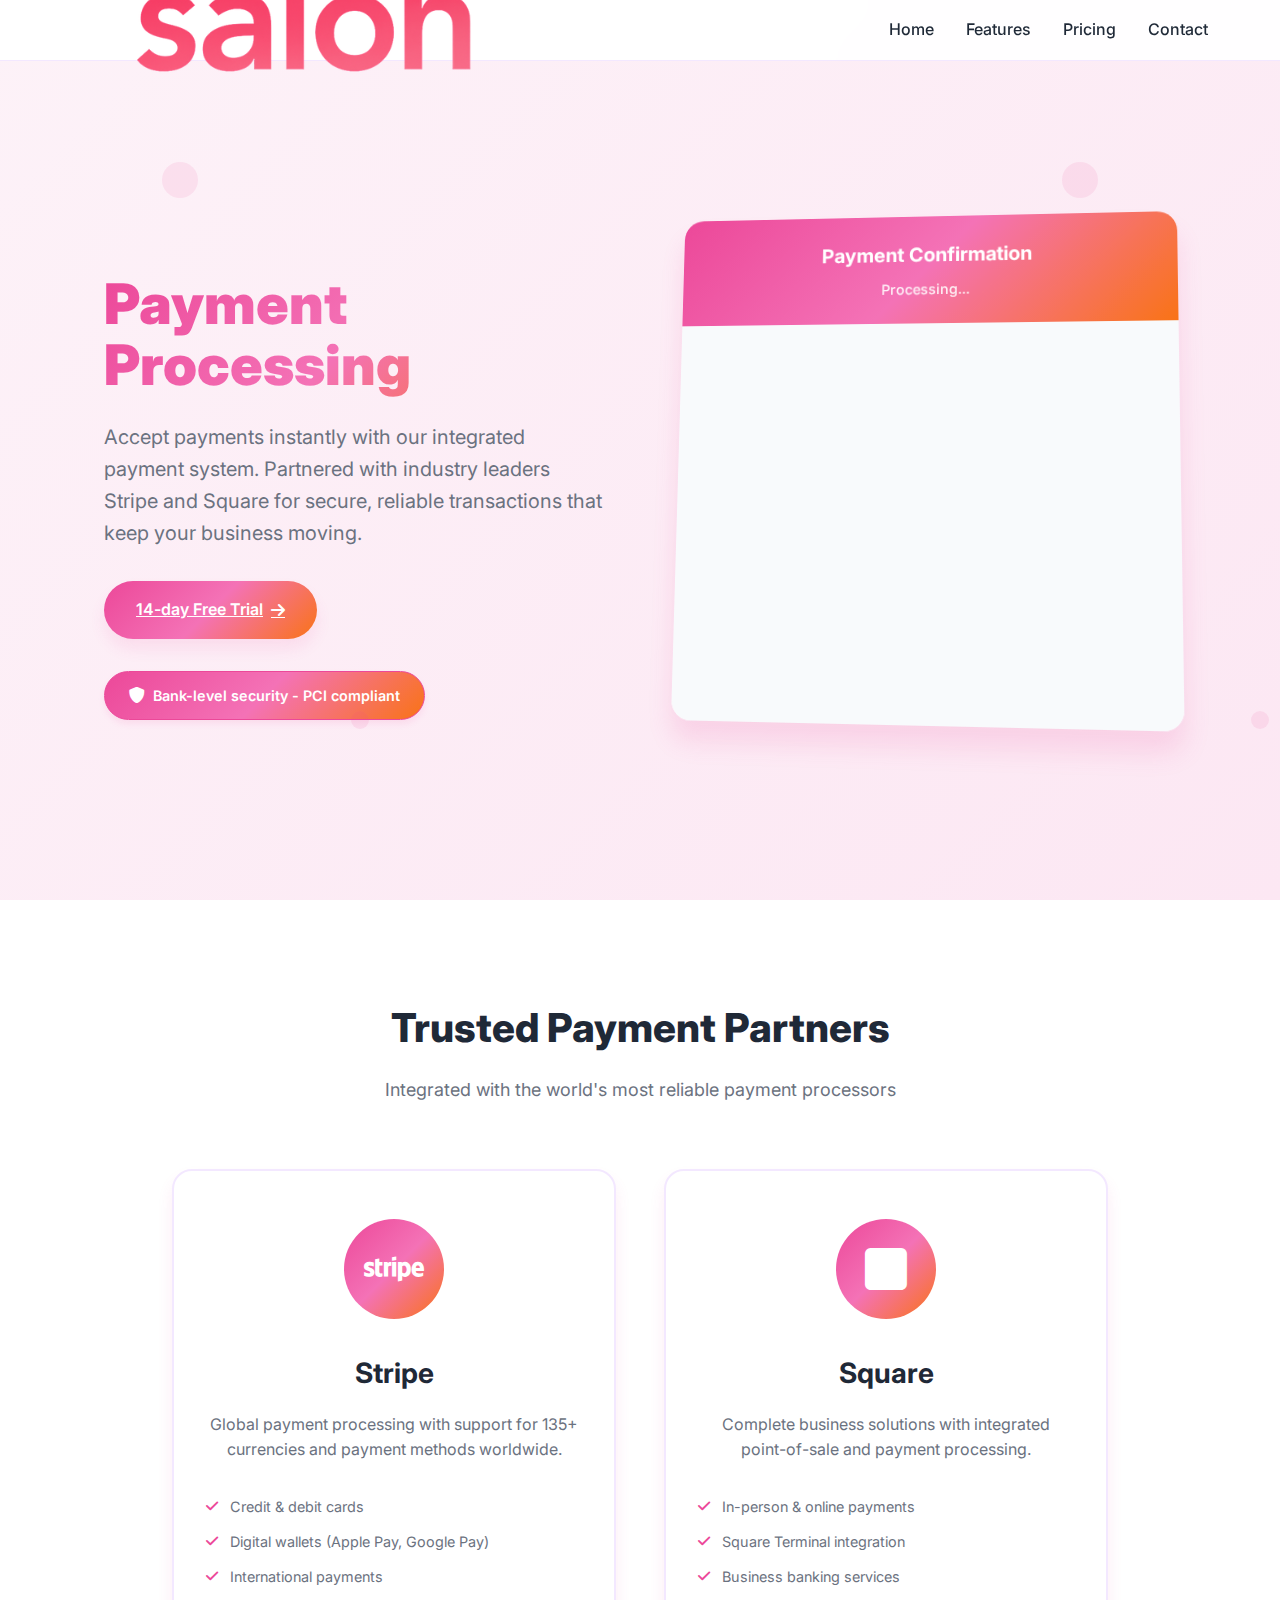
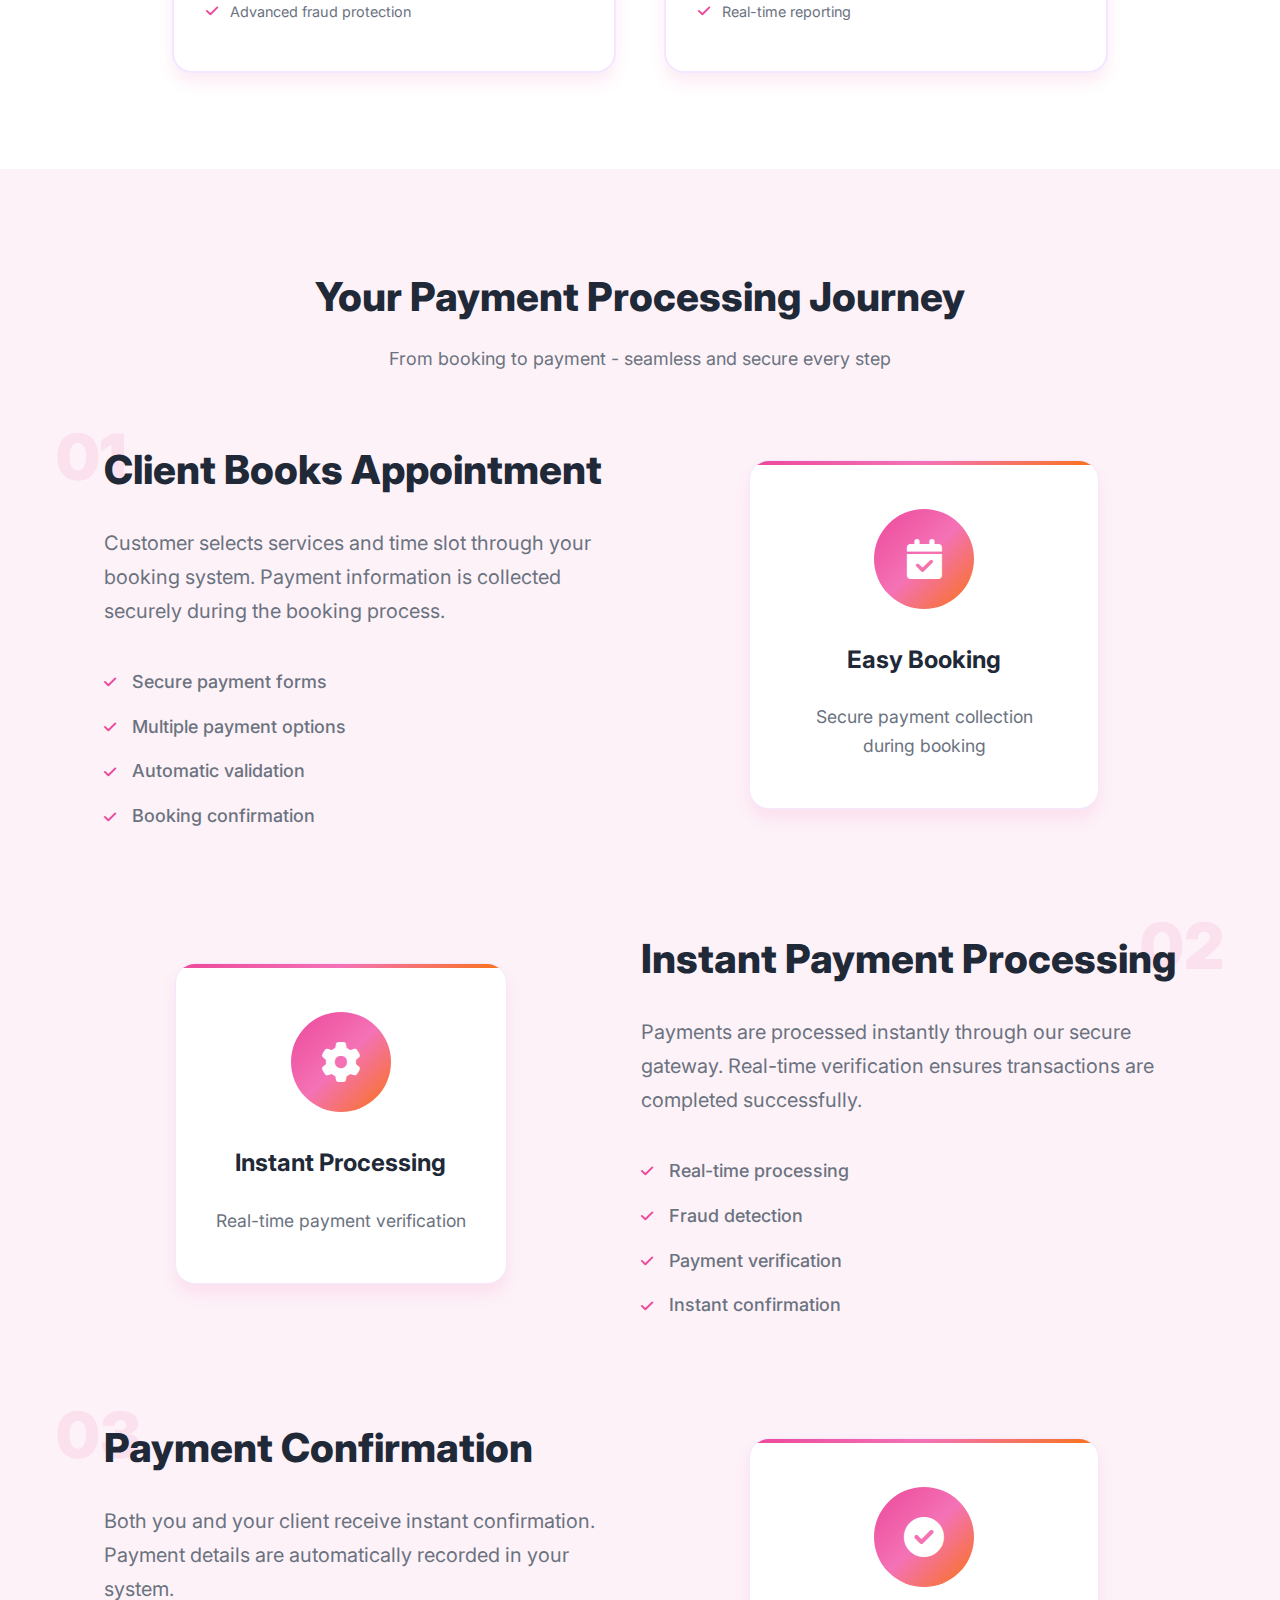
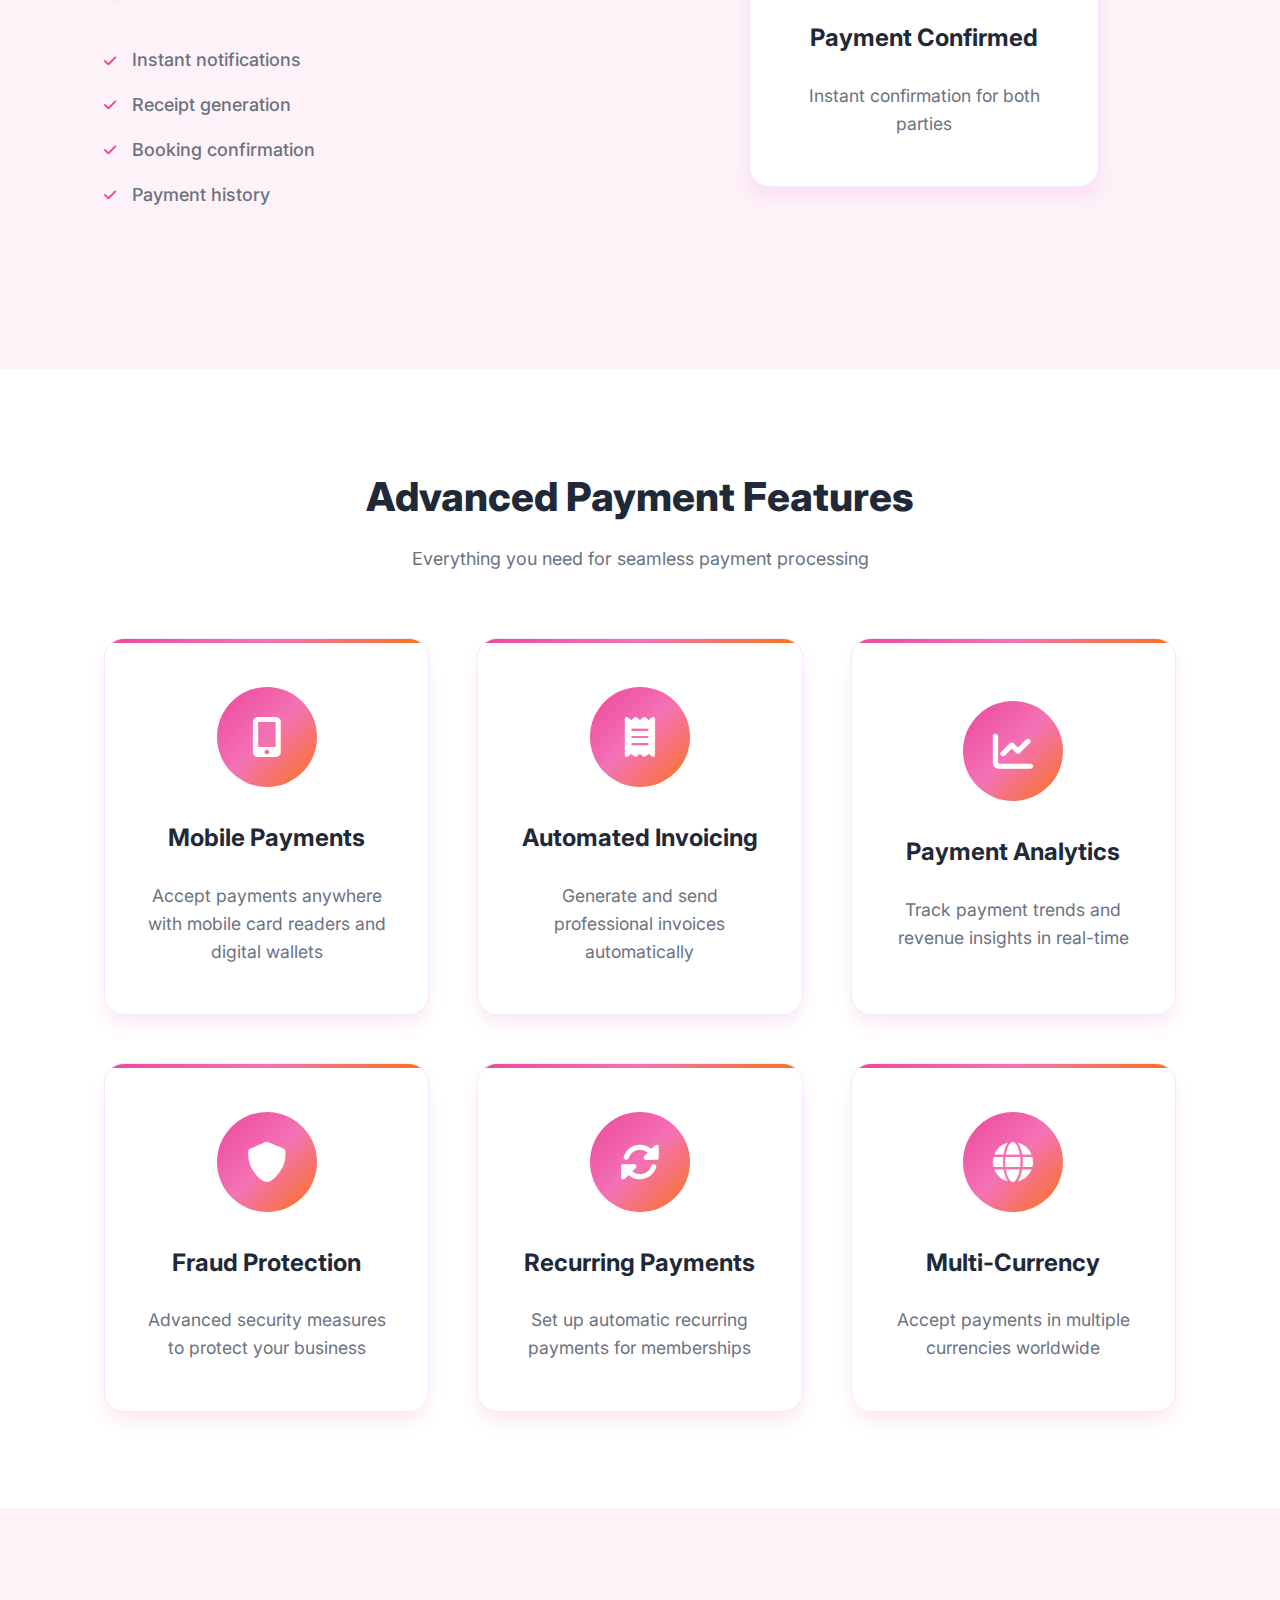
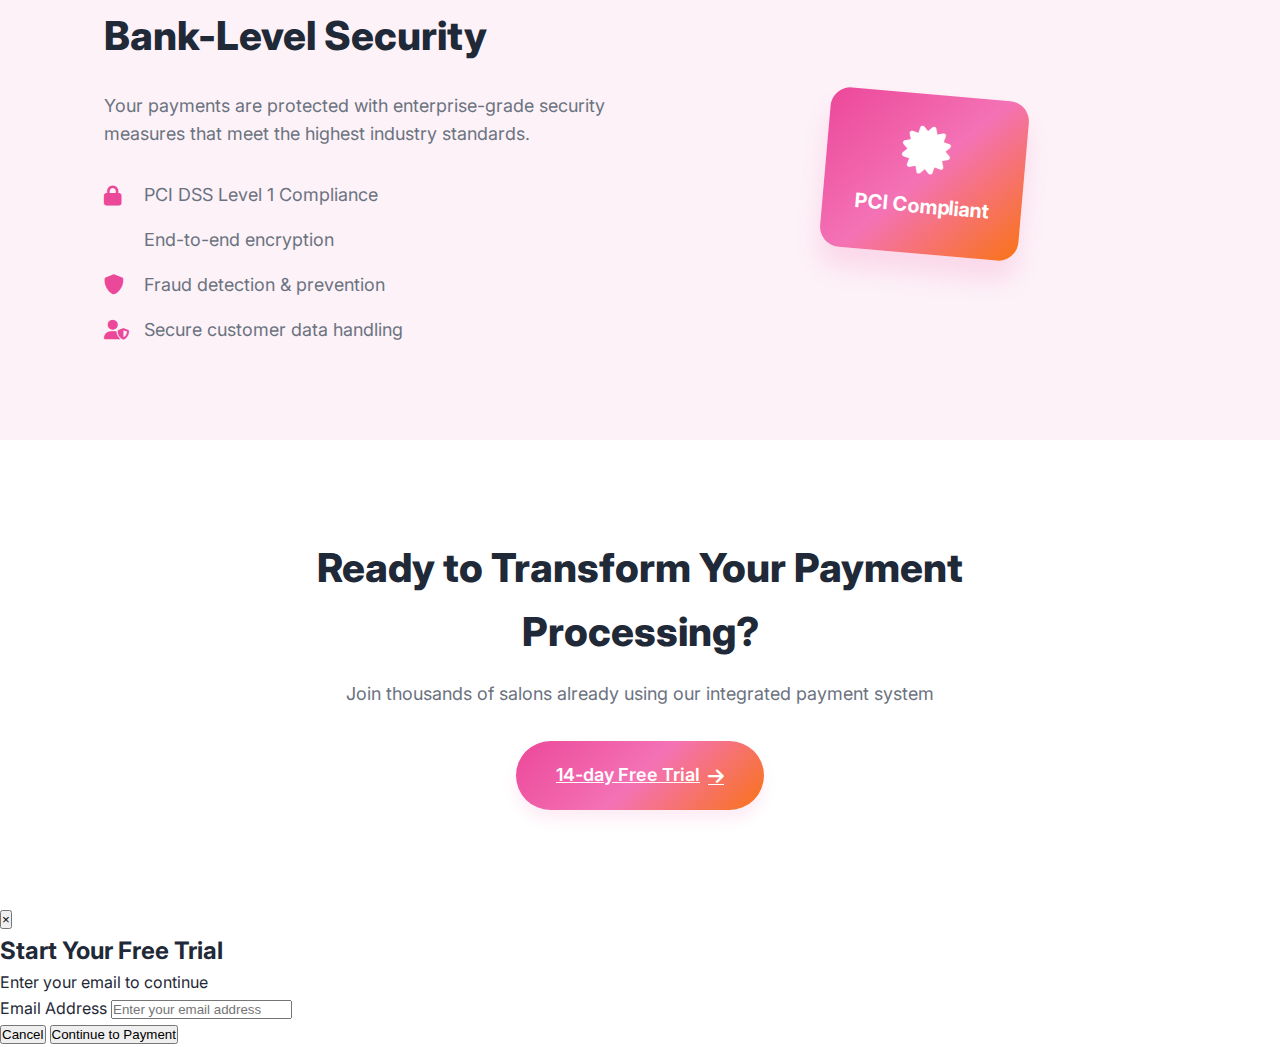
<file: payment-system.html>
<!DOCTYPE html>
<html lang="en">
<head>
    <meta charset="UTF-8">
    <meta name="viewport" content="width=device-width, initial-scale=1.0">
    <title>Payment System - Salon Suite</title>
    <link rel="icon" type="image/png" href="icons/Salon Suite favicon.png">
    <link rel="stylesheet" href="styles.css">
    <link rel="stylesheet" href="payment-styles.css?v=2">
    <link href="https://fonts.googleapis.com/css2?family=Inter:wght@300;400;500;600;700;800;900&display=swap" rel="stylesheet">
    <link rel="stylesheet" href="https://cdnjs.cloudflare.com/ajax/libs/font-awesome/6.0.0/css/all.min.css">
</head>
<body>
    <!-- Navigation -->
    <nav class="navbar">
        <div class="nav-container">
            <div class="nav-logo">
                <img src="icons/logo.png" alt="Salon Suite" class="logo-image">
            </div>
            <ul class="nav-menu">
                <li><a href="index.html" class="nav-link">Home</a></li>
                <li><a href="index.html#features" class="nav-link">Features</a></li>
                                <li><a href="index.html#pricing" class="nav-link">Pricing</a></li>
                <li><a href="contact-form.html" class="nav-link">Contact</a></li>
            </ul>
        </div>
    </nav>

    <!-- Hero Section -->
    <section class="hero">
        <div class="container">
            <div class="hero-content">
                <div class="hero-text">
                    <h1 class="hero-title">
                        <span class="title-line">Seamless</span>
                        <span class="title-highlight">Payment Processing</span>
                    </h1>
                    <p class="hero-description">
                        Accept payments instantly with our integrated payment system. Partnered with industry leaders Stripe and Square for secure, reliable transactions that keep your business moving.
                    </p>
                    <div class="hero-actions">
                        <a href="index.html#pricing" class="cta-primary">
                            14-day Free Trial
                            <i class="fas fa-arrow-right"></i>
                        </a>
                    </div>
                    <div class="hero-badge">
                        <i class="fas fa-shield-alt"></i>
                        <span>Bank-level security - PCI compliant</span>
                    </div>
                </div>
                <div class="hero-visual">
                    <div class="payment-demo">
                        <div class="payment-header">
                            <div class="payment-info">
                                <h3>Payment Confirmation</h3>
                                <span class="payment-status">Processing...</span>
                            </div>
                        </div>
                        <div class="payment-content" id="payment-content">
                            <!-- Payment animation will appear here -->
                        </div>
                    </div>
                </div>
            </div>
        </div>
    </section>

    <!-- Payment Partners Section -->
    <section class="payment-partners">
        <div class="container">
            <div class="section-header">
                <h2>Trusted Payment Partners</h2>
                <p>Integrated with the world's most reliable payment processors</p>
            </div>
            <div class="partners-grid">
                <div class="partner-card">
                    <div class="partner-logo">
                        <i class="fab fa-stripe"></i>
                    </div>
                    <h3>Stripe</h3>
                    <p>Global payment processing with support for 135+ currencies and payment methods worldwide.</p>
                    <ul class="partner-features">
                        <li><i class="fas fa-check"></i> Credit & debit cards</li>
                        <li><i class="fas fa-check"></i> Digital wallets (Apple Pay, Google Pay)</li>
                        <li><i class="fas fa-check"></i> International payments</li>
                        <li><i class="fas fa-check"></i> Advanced fraud protection</li>
                    </ul>
                </div>
                <div class="partner-card">
                    <div class="partner-logo">
                        <i class="fas fa-square"></i>
                    </div>
                    <h3>Square</h3>
                    <p>Complete business solutions with integrated point-of-sale and payment processing.</p>
                    <ul class="partner-features">
                        <li><i class="fas fa-check"></i> In-person & online payments</li>
                        <li><i class="fas fa-check"></i> Square Terminal integration</li>
                        <li><i class="fas fa-check"></i> Business banking services</li>
                        <li><i class="fas fa-check"></i> Real-time reporting</li>
                    </ul>
                </div>
            </div>
        </div>
    </section>

    <!-- Payment Journey Section -->
    <section class="payment-journey">
        <div class="container">
            <div class="journey-header">
                <h2>Your Payment Processing Journey</h2>
                <p>From booking to payment - seamless and secure every step</p>
            </div>
            
            <!-- Step 1: Booking -->
            <div class="journey-step">
                <div class="step-number">01</div>
                <div class="step-content">
                    <div class="step-text">
                        <h3>Client Books Appointment</h3>
                        <p>Customer selects services and time slot through your booking system. Payment information is collected securely during the booking process.</p>
                        <ul class="step-features">
                            <li><i class="fas fa-check"></i> Secure payment forms</li>
                            <li><i class="fas fa-check"></i> Multiple payment options</li>
                            <li><i class="fas fa-check"></i> Automatic validation</li>
                            <li><i class="fas fa-check"></i> Booking confirmation</li>
                        </ul>
                    </div>
                    <div class="step-visual">
                        <div class="feature-card">
                            <div class="card-icon">
                                <i class="fas fa-calendar-check"></i>
                            </div>
                            <h4>Easy Booking</h4>
                            <p>Secure payment collection during booking</p>
                        </div>
                    </div>
                </div>
            </div>

            <!-- Step 2: Processing -->
            <div class="journey-step reverse">
                <div class="step-number">02</div>
                <div class="step-content">
                    <div class="step-visual">
                        <div class="feature-card">
                            <div class="card-icon">
                                <i class="fas fa-cog"></i>
                            </div>
                            <h4>Instant Processing</h4>
                            <p>Real-time payment verification</p>
                        </div>
                    </div>
                    <div class="step-text">
                        <h3>Instant Payment Processing</h3>
                        <p>Payments are processed instantly through our secure gateway. Real-time verification ensures transactions are completed successfully.</p>
                        <ul class="step-features">
                            <li><i class="fas fa-check"></i> Real-time processing</li>
                            <li><i class="fas fa-check"></i> Fraud detection</li>
                            <li><i class="fas fa-check"></i> Payment verification</li>
                            <li><i class="fas fa-check"></i> Instant confirmation</li>
                        </ul>
                    </div>
                </div>
            </div>

            <!-- Step 3: Confirmation -->
            <div class="journey-step">
                <div class="step-number">03</div>
                <div class="step-content">
                    <div class="step-text">
                        <h3>Payment Confirmation</h3>
                        <p>Both you and your client receive instant confirmation. Payment details are automatically recorded in your system.</p>
                        <ul class="step-features">
                            <li><i class="fas fa-check"></i> Instant notifications</li>
                            <li><i class="fas fa-check"></i> Receipt generation</li>
                            <li><i class="fas fa-check"></i> Booking confirmation</li>
                            <li><i class="fas fa-check"></i> Payment history</li>
                        </ul>
                    </div>
                    <div class="step-visual">
                        <div class="feature-card">
                            <div class="card-icon">
                                <i class="fas fa-check-circle"></i>
                            </div>
                            <h4>Payment Confirmed</h4>
                            <p>Instant confirmation for both parties</p>
                        </div>
                    </div>
                </div>
            </div>
        </div>
    </section>

    <!-- Payment Features Section -->
    <section class="payment-features">
        <div class="container">
            <div class="section-header">
                <h2>Advanced Payment Features</h2>
                <p>Everything you need for seamless payment processing</p>
            </div>
            <div class="features-grid">
                <div class="feature-card">
                    <div class="card-icon">
                        <i class="fas fa-mobile-alt"></i>
                    </div>
                    <h4>Mobile Payments</h4>
                    <p>Accept payments anywhere with mobile card readers and digital wallets</p>
                </div>
                <div class="feature-card">
                    <div class="card-icon">
                        <i class="fas fa-receipt"></i>
                    </div>
                    <h4>Automated Invoicing</h4>
                    <p>Generate and send professional invoices automatically</p>
                </div>
                <div class="feature-card">
                    <div class="card-icon">
                        <i class="fas fa-chart-line"></i>
                    </div>
                    <h4>Payment Analytics</h4>
                    <p>Track payment trends and revenue insights in real-time</p>
                </div>
                <div class="feature-card">
                    <div class="card-icon">
                        <i class="fas fa-shield-alt"></i>
                    </div>
                    <h4>Fraud Protection</h4>
                    <p>Advanced security measures to protect your business</p>
                </div>
                <div class="feature-card">
                    <div class="card-icon">
                        <i class="fas fa-sync-alt"></i>
                    </div>
                    <h4>Recurring Payments</h4>
                    <p>Set up automatic recurring payments for memberships</p>
                </div>
                <div class="feature-card">
                    <div class="card-icon">
                        <i class="fas fa-globe"></i>
                    </div>
                    <h4>Multi-Currency</h4>
                    <p>Accept payments in multiple currencies worldwide</p>
                </div>
            </div>
        </div>
    </section>

    <!-- Security Section -->
    <section class="security-section">
        <div class="container">
            <div class="security-content">
                <div class="security-text">
                    <h2>Bank-Level Security</h2>
                    <p>Your payments are protected with enterprise-grade security measures that meet the highest industry standards.</p>
                    <ul class="security-features">
                        <li><i class="fas fa-lock"></i> PCI DSS Level 1 Compliance</li>
                        <li><i class="fas fa-encryption"></i> End-to-end encryption</li>
                        <li><i class="fas fa-shield-alt"></i> Fraud detection & prevention</li>
                        <li><i class="fas fa-user-shield"></i> Secure customer data handling</li>
                    </ul>
                </div>
                <div class="security-visual">
                    <div class="security-badge">
                        <i class="fas fa-certificate"></i>
                        <span>PCI Compliant</span>
                    </div>
                </div>
            </div>
        </div>
    </section>

    <!-- CTA Section -->
    <section class="cta-section">
        <div class="container">
            <div class="cta-content">
                <h2>Ready to Transform Your Payment Processing?</h2>
                <p>Join thousands of salons already using our integrated payment system</p>
                <div class="cta-actions">
                    <a href="index.html#pricing" class="cta-primary large">
                        14-day Free Trial
                        <i class="fas fa-arrow-right"></i>
                    </a>
                </div>
            </div>
        </div>
    </section>

    <!-- Email Validation Modal -->
    <div id="email-modal" class="modal-overlay" aria-hidden="true" role="dialog" aria-labelledby="modal-title" aria-describedby="modal-subtitle">
        <div class="modal-container" tabindex="-1">
            <button class="modal-close" aria-label="Close modal">&times;</button>
            <div class="modal-header">
                <h2 id="modal-title" class="modal-title">Start Your Free Trial</h2>
                <p id="modal-subtitle" class="modal-subtitle">Enter your email to continue</p>
            </div>
            <div class="modal-body">
                <!-- Email Input Form -->
                <div id="email-form-state" class="email-form-state">
                    <form class="email-form" id="trial-email-form">
                        <div class="form-group">
                            <label for="email-input" class="form-label">Email Address</label>
                            <input 
                                type="email" 
                                id="email-input" 
                                class="form-input" 
                                placeholder="Enter your email address"
                                required
                                autocomplete="email"
                            >
                            <div class="error-message" id="email-error"></div>
                        </div>
                        <div class="modal-buttons">
                            <button type="button" class="modal-btn modal-btn-secondary" id="cancel-btn">Cancel</button>
                            <button type="submit" class="modal-btn modal-btn-primary" id="continue-btn">
                                <span class="btn-text">Continue to Payment</span>
                                <div class="loading-spinner" id="loading-spinner"></div>
                            </button>
                        </div>
                    </form>
                </div>

                <!-- Loading State -->
                <div id="loading-state" class="loading-state" style="display: none;">
                    <div class="success-icon">
                        <div class="loading-spinner show"></div>
                    </div>
                    <h3 class="success-title">Checking Eligibility...</h3>
                    <p class="success-message">Please wait while we verify your trial eligibility.</p>
                </div>

                <!-- Ineligible State -->
                <div id="ineligible-state" class="ineligible-state" style="display: none;">
                    <div class="ineligible-content">
                        <div class="ineligible-icon">
                            <i class="fas fa-exclamation-triangle"></i>
                        </div>
                        <h3 class="ineligible-title">Trial Already Used</h3>
                        <p class="ineligible-message" id="ineligible-message">
                            This email address has already used our free trial.
                        </p>
                        <div class="ineligible-suggestions" id="ineligible-suggestions">
                            <h4>What you can do:</h4>
                            <ul id="suggestions-list">
                                <!-- Suggestions will be populated by JavaScript -->
                            </ul>
                        </div>
                        <div class="ineligible-buttons">
                            <button type="button" class="modal-btn modal-btn-secondary" id="try-different-email">Try Different Email</button>
                            <button type="button" class="modal-btn modal-btn-outline" id="contact-support">Contact Support</button>
                            <button type="button" class="modal-btn modal-btn-primary" id="upgrade-plan">Upgrade to Paid Plan</button>
                        </div>
                    </div>
                </div>

                <!-- Error State -->
                <div id="error-state" class="error-state" style="display: none;">
                    <div class="error-icon">
                        <i class="fas fa-exclamation-circle"></i>
                    </div>
                    <h3 class="error-title">Unable to Verify</h3>
                    <p class="error-message">
                        We couldn't verify your trial eligibility at this time. You can still proceed with the trial.
                    </p>
                    <div class="modal-buttons">
                        <button type="button" class="modal-btn modal-btn-secondary" id="error-cancel">Cancel</button>
                        <button type="button" class="modal-btn modal-btn-primary" id="continue-anyway">Continue Anyway</button>
                    </div>
                </div>

                <!-- Success State -->
                <div id="success-state" class="success-state" style="display: none;">
                    <div class="success-icon">
                        <i class="fas fa-check-circle"></i>
                    </div>
                    <h3 class="success-title">Eligible for Trial!</h3>
                    <p class="success-message">
                        Great! You're eligible for our free trial. Redirecting you to the payment page...
                    </p>
                </div>
            </div>
        </div>
    </div>

    <script src="script.js"></script>
    <script src="payment-script.js"></script>
</body>
</html>
</file>
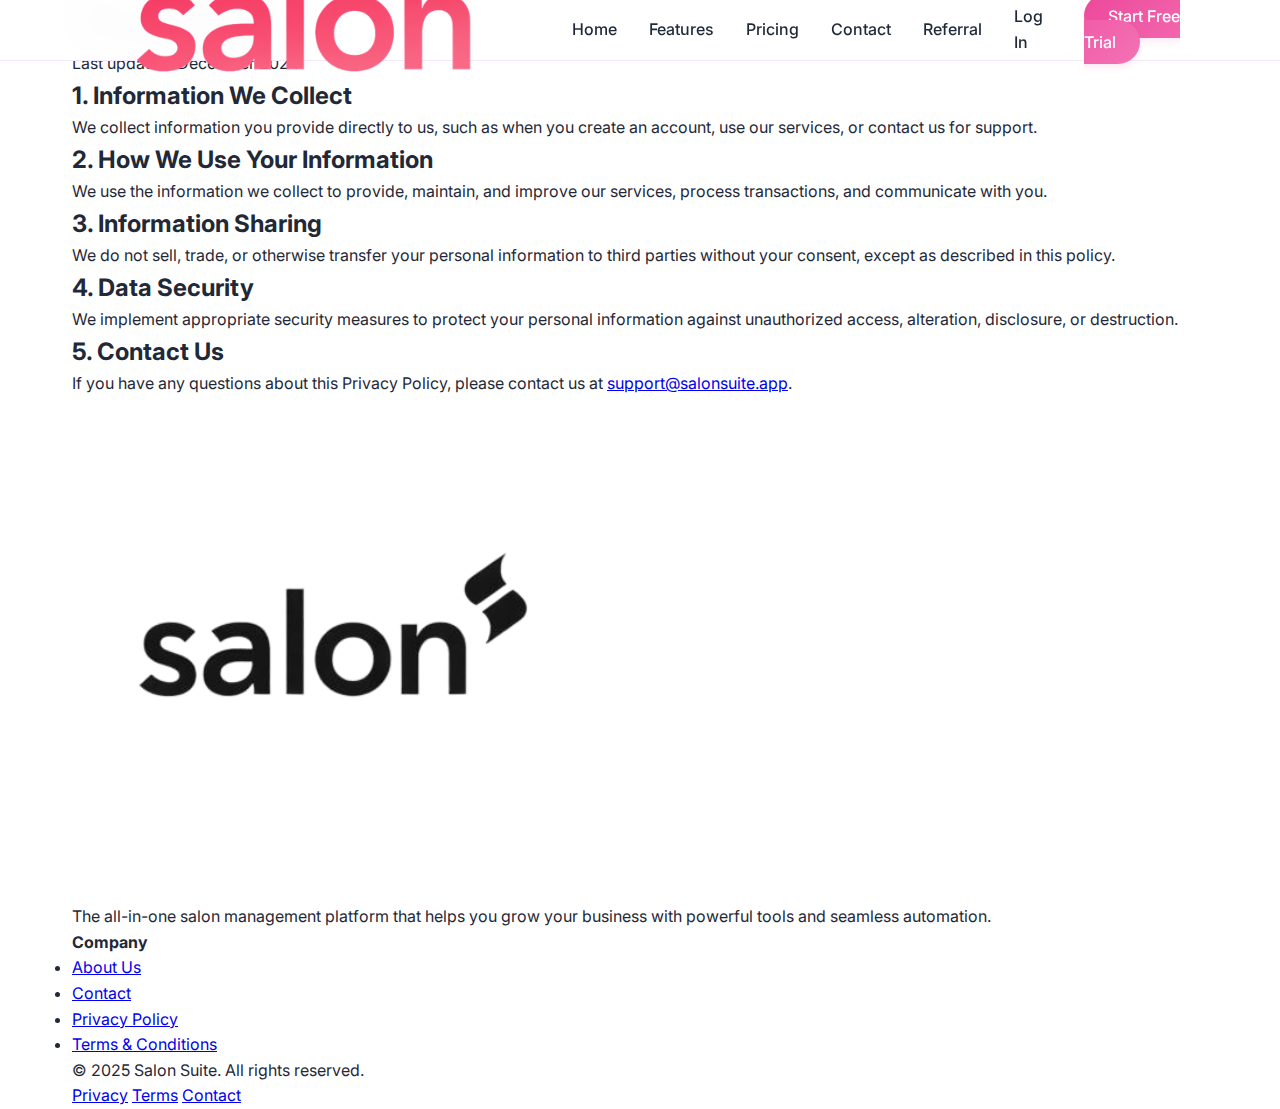
<file: privacy-policy.html>
<!DOCTYPE html>
<html lang="en">
<head>
    <meta charset="UTF-8">
    <meta name="viewport" content="width=device-width, initial-scale=1.0">
    <title>Privacy Policy - Salon Suite</title>
    <link rel="icon" type="image/png" href="icons/Salon Suite favicon.png">
    <link rel="stylesheet" href="styles.css">
    <link href="https://fonts.googleapis.com/css2?family=Inter:wght@300;400;500;600;700;800;900&display=swap" rel="stylesheet">
    <link rel="stylesheet" href="https://cdnjs.cloudflare.com/ajax/libs/font-awesome/6.0.0/css/all.min.css">
</head>
<body>
    <!-- Navigation -->
    <nav class="navbar">
        <div class="nav-container">
            <div class="nav-logo">
                <img src="icons/logo.png" alt="Salon Suite" class="logo-image">
            </div>
            <ul class="nav-menu">
                <li class="nav-item">
                    <a href="index.html" class="nav-link">Home</a>
                </li>
                <li class="nav-item">
                    <a href="index.html#features" class="nav-link">Features</a>
                </li>
                <li class="nav-item">
                    <a href="index.html#pricing" class="nav-link">Pricing</a>
                </li>
                <li class="nav-item">
                    <a href="contact-form.html" class="nav-link">Contact</a>
                </li>
                <li class="nav-item">
                    <a href="ambassador.html" class="nav-link">Referral</a>
                </li>
                <li class="nav-item">
                    <a href="https://app.salonsuite.app" class="nav-link">Log In</a>
                </li>
                <li class="nav-item">
                    <a href="index.html#pricing" class="nav-link cta-button">Start Free Trial</a>
                </li>
            </ul>
        </div>
    </nav>

    <!-- Main Content -->
    <section class="legal-page">
        <div class="container">
            <div class="legal-content">
                <h1>Privacy Policy</h1>
                <p class="last-updated">Last updated: December 2024</p>
                
                <div class="legal-section">
                    <h2>1. Information We Collect</h2>
                    <p>We collect information you provide directly to us, such as when you create an account, use our services, or contact us for support.</p>
                </div>

                <div class="legal-section">
                    <h2>2. How We Use Your Information</h2>
                    <p>We use the information we collect to provide, maintain, and improve our services, process transactions, and communicate with you.</p>
                </div>

                <div class="legal-section">
                    <h2>3. Information Sharing</h2>
                    <p>We do not sell, trade, or otherwise transfer your personal information to third parties without your consent, except as described in this policy.</p>
                </div>

                <div class="legal-section">
                    <h2>4. Data Security</h2>
                    <p>We implement appropriate security measures to protect your personal information against unauthorized access, alteration, disclosure, or destruction.</p>
                </div>

                <div class="legal-section">
                    <h2>5. Contact Us</h2>
                    <p>If you have any questions about this Privacy Policy, please contact us at <a href="contact-form.html">support@salonsuite.app</a>.</p>
                </div>
            </div>
        </div>
    </section>

    <!-- Footer -->
    <footer class="footer">
        <div class="container">
            <div class="footer-content">
                <div class="footer-brand">
                    <img src="icons/Salon Suite Logo (black on white).png" alt="Salon Suite" class="footer-logo">
                    <p class="footer-description">
                        The all-in-one salon management platform that helps you grow your business with powerful tools and seamless automation.
                    </p>
                </div>
                
                <div class="footer-links">
                    <div class="footer-column">
                        <h4 class="footer-title">Company</h4>
                        <ul class="footer-list">
                            <li><a href="index.html#about" class="footer-link">About Us</a></li>
                            <li><a href="contact-form.html" class="footer-link">Contact</a></li>
                            <li><a href="privacy-policy.html" class="footer-link">Privacy Policy</a></li>
                            <li><a href="terms-conditions.html" class="footer-link">Terms & Conditions</a></li>
                        </ul>
                    </div>
                </div>
            </div>
            
            <div class="footer-bottom">
                <div class="footer-bottom-content">
                    <p class="footer-copyright">
                        © 2025 Salon Suite. All rights reserved.
                    </p>
                    <div class="footer-bottom-links">
                        <a href="privacy-policy.html" class="footer-bottom-link">Privacy</a>
                        <a href="terms-conditions.html" class="footer-bottom-link">Terms</a>
                        <a href="contact-form.html" class="footer-bottom-link">Contact</a>
                    </div>
                </div>
            </div>
        </div>
    </footer>

    <script src="script.js"></script>
</body>
</html>
</file>
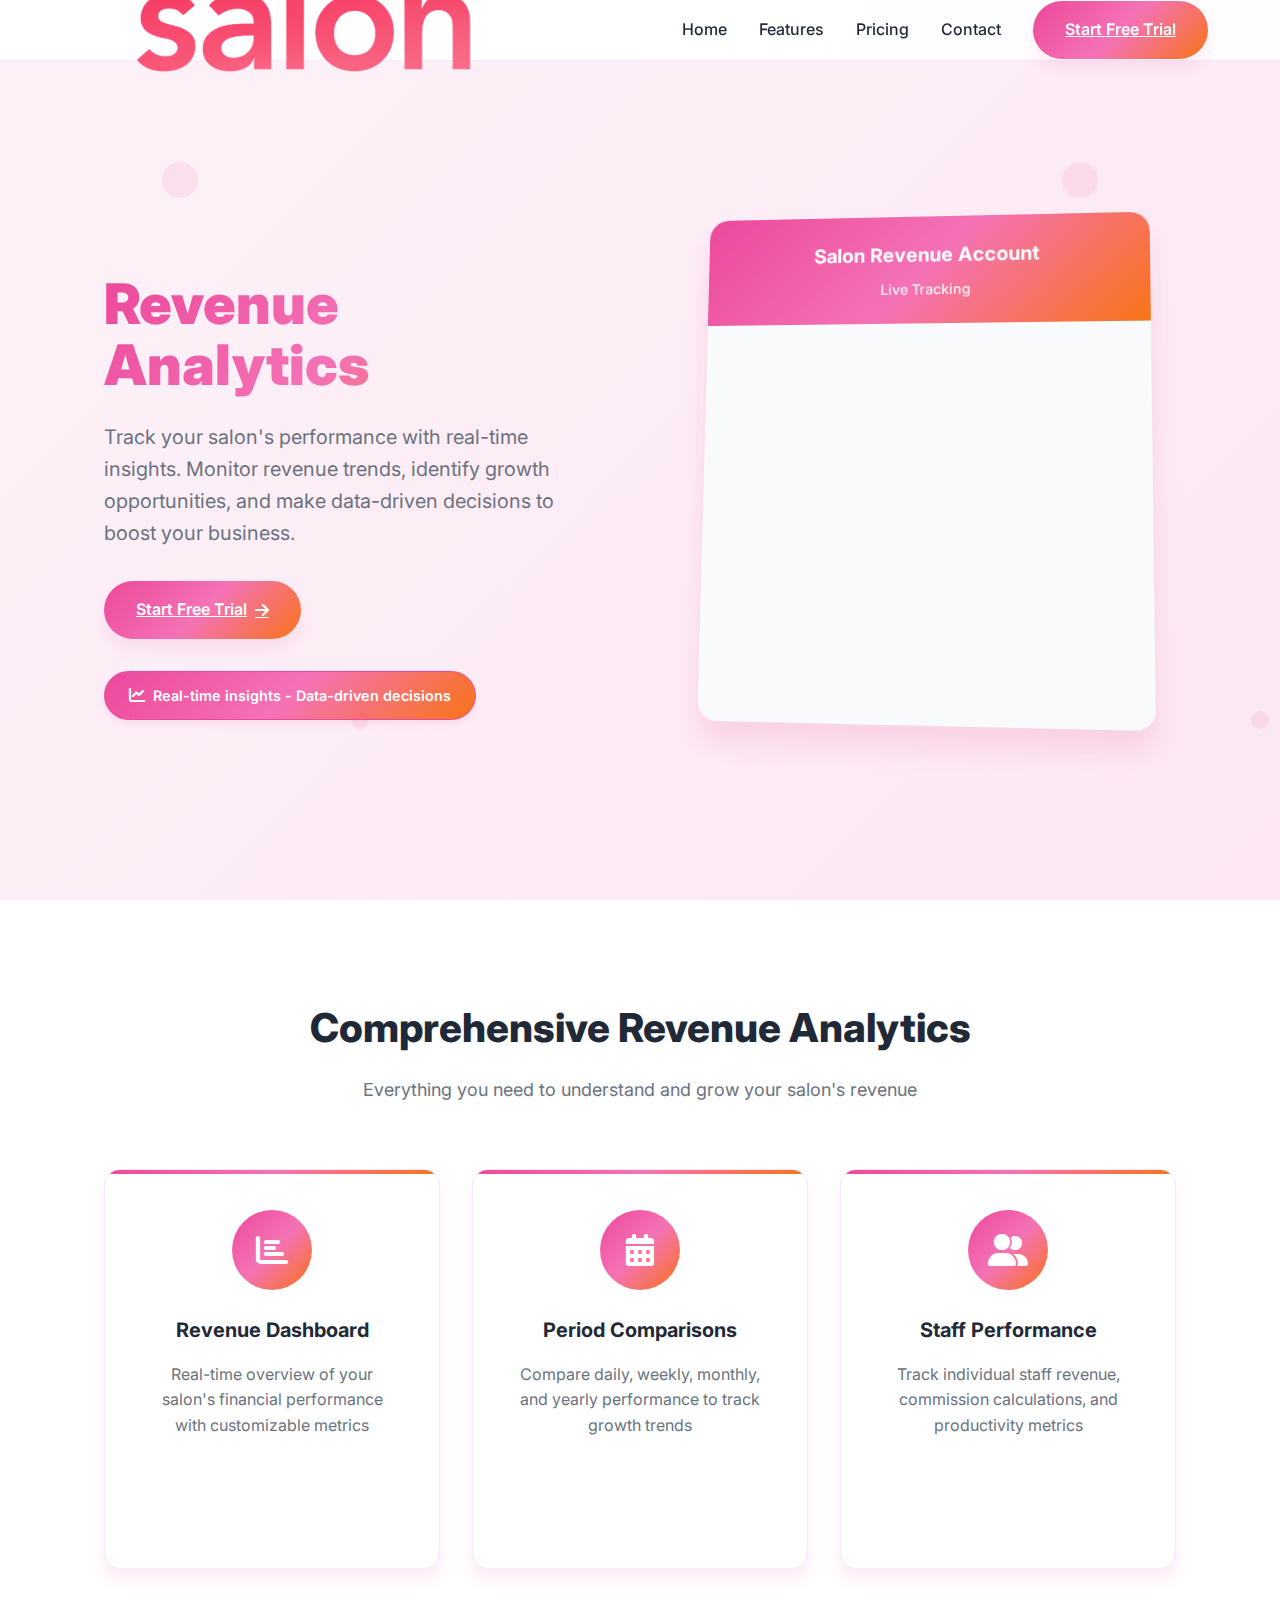
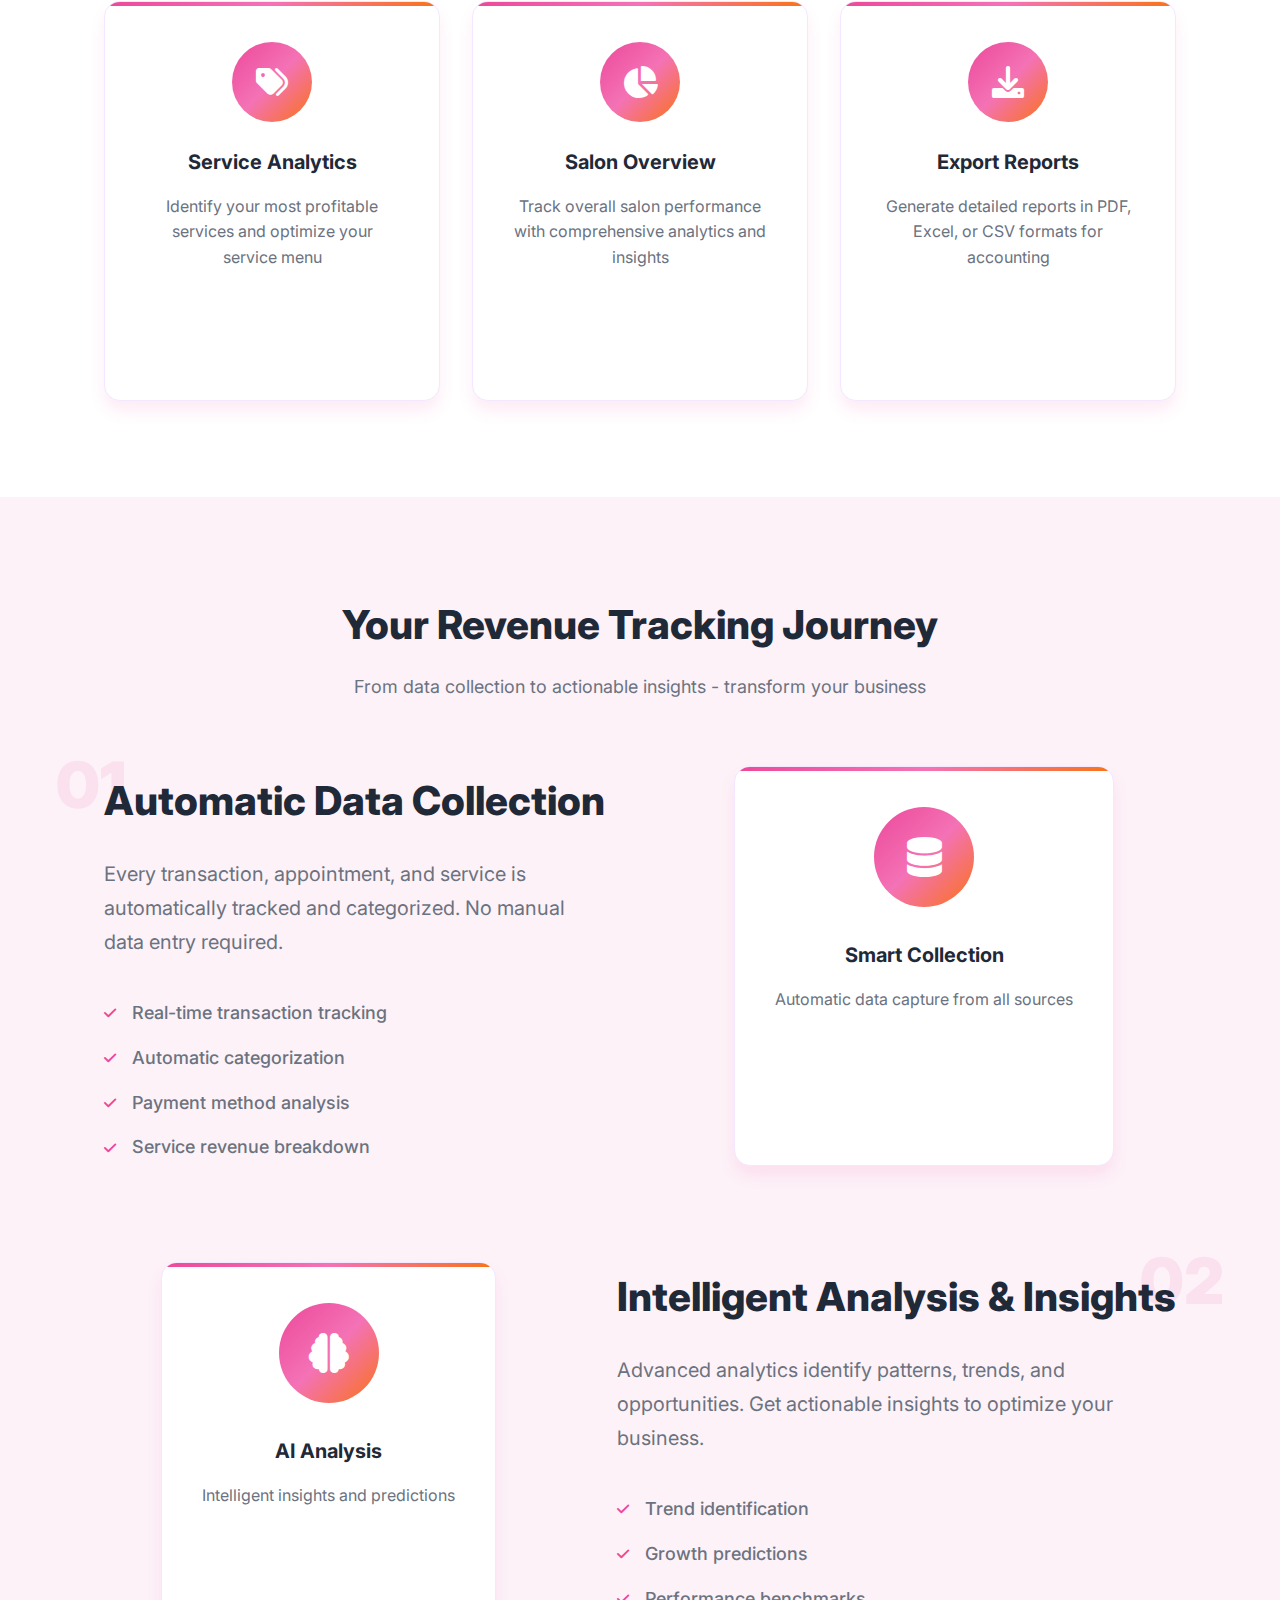
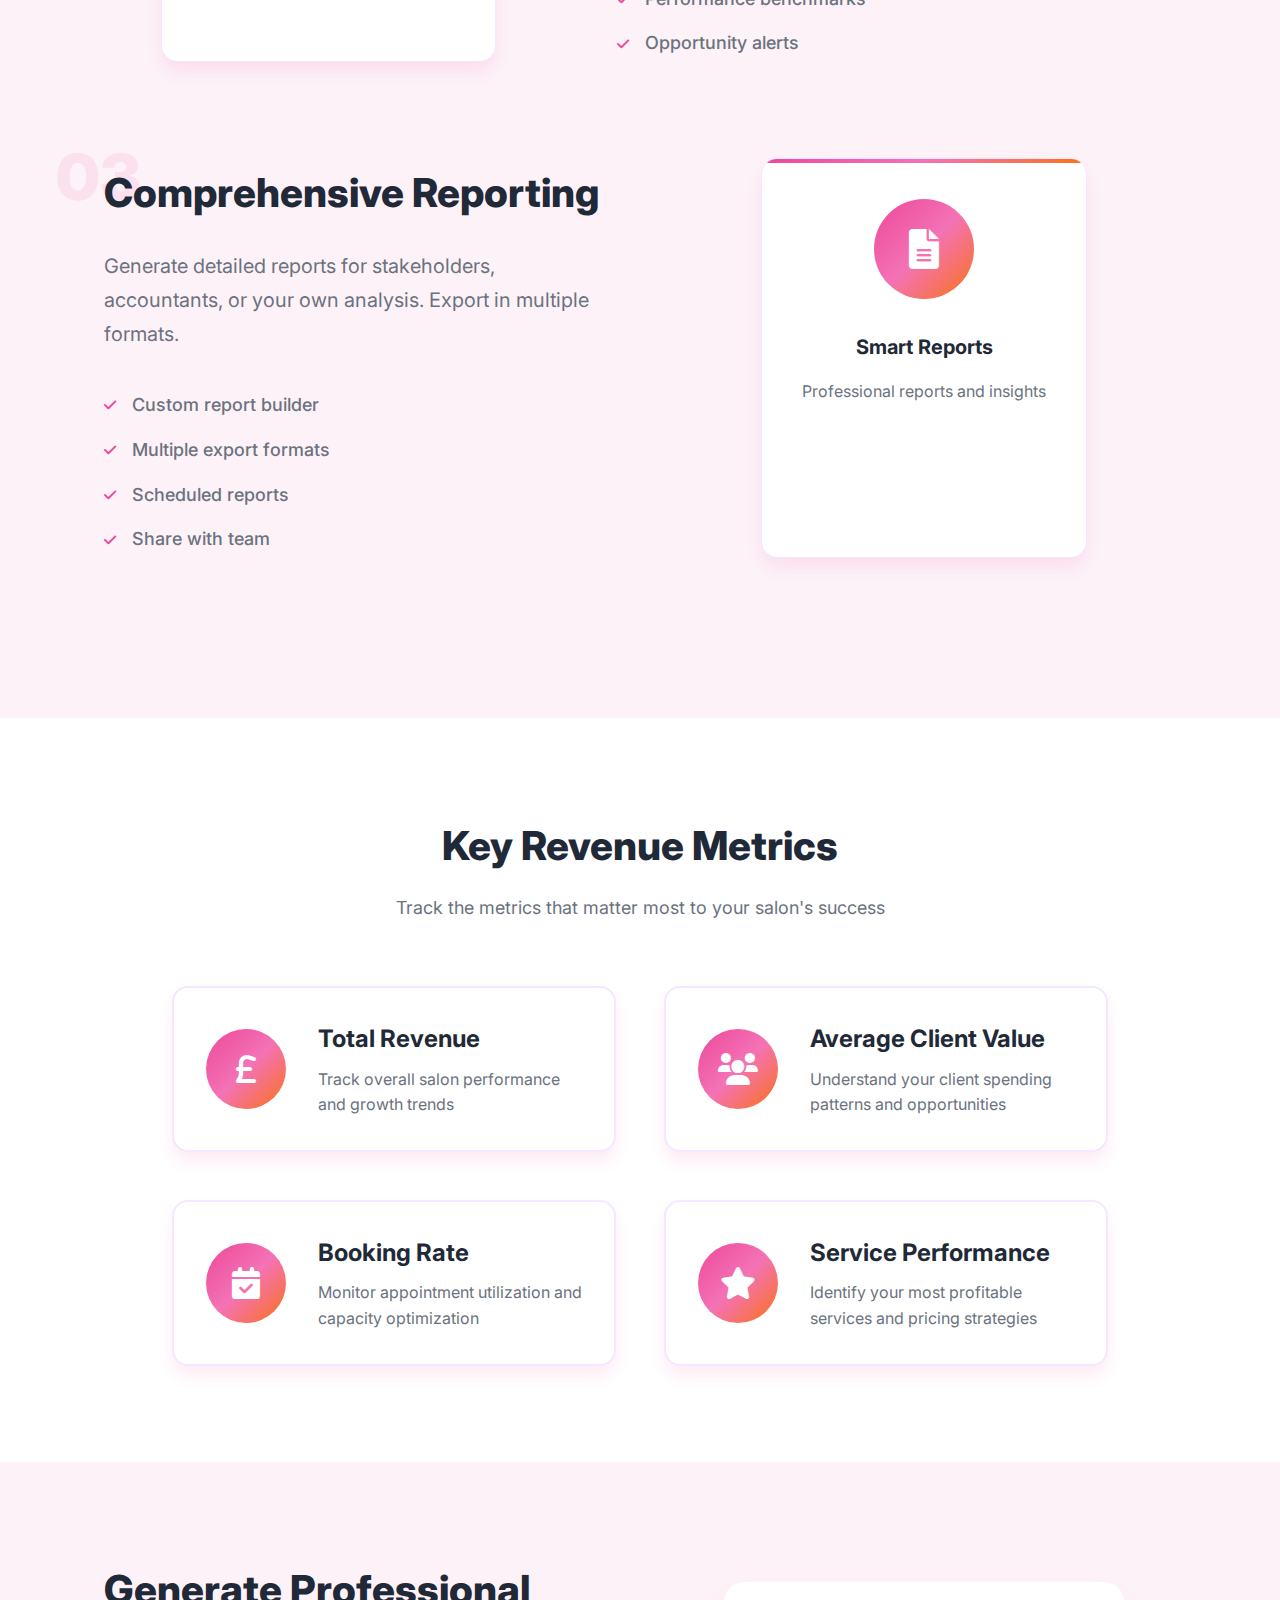
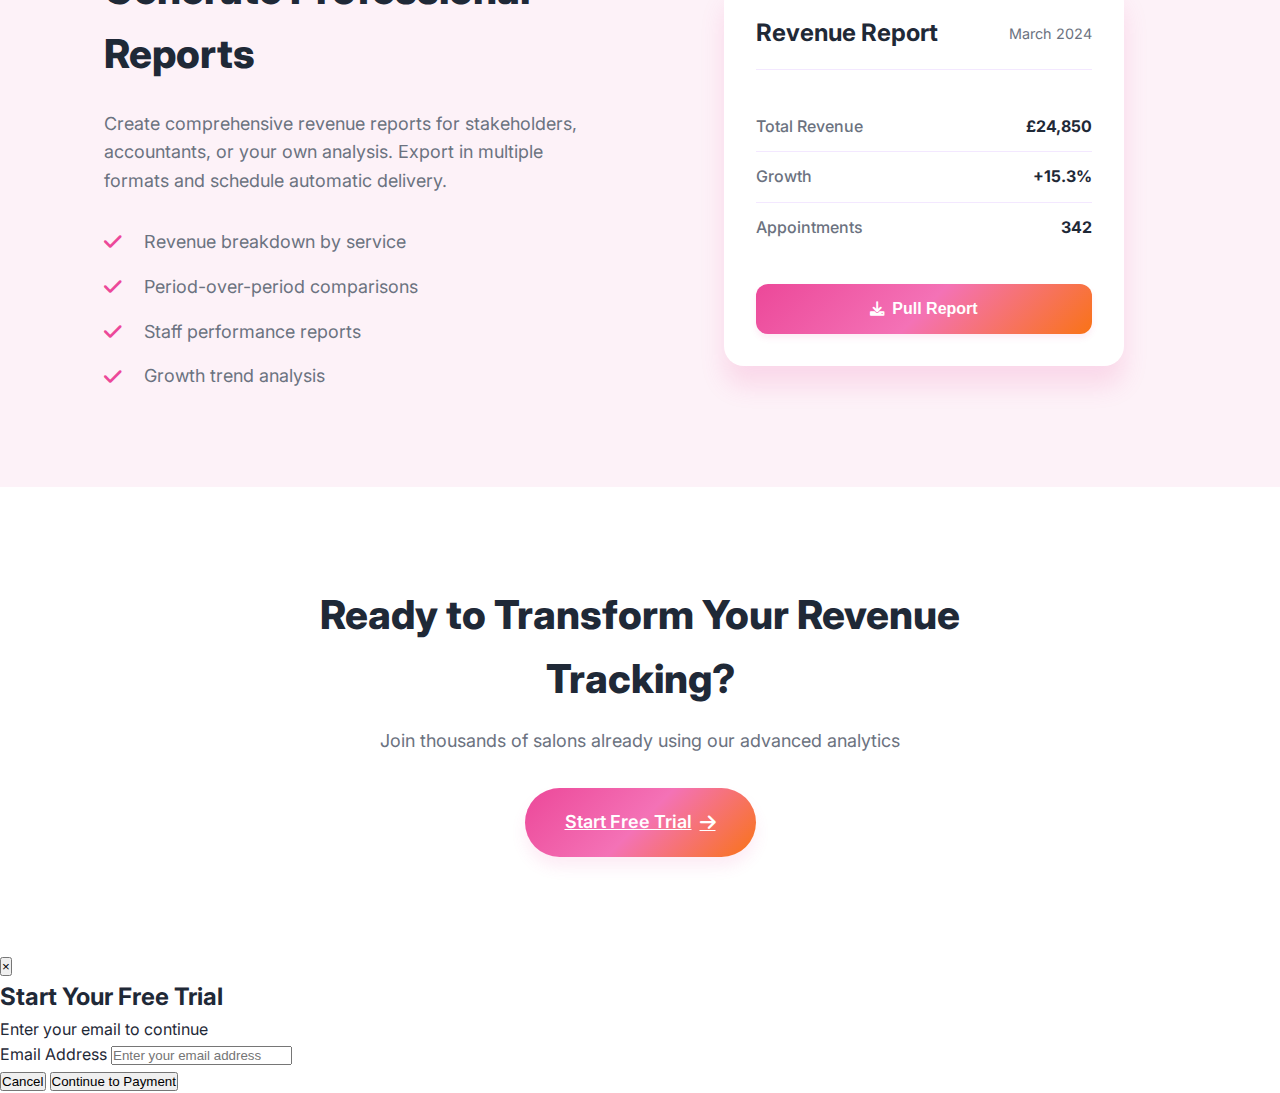
<file: revenue-tracking.html>
<!DOCTYPE html>
<html lang="en">
<head>
    <meta charset="UTF-8">
    <meta name="viewport" content="width=device-width, initial-scale=1.0">
    <title>Revenue Tracking - Salon Suite</title>
    <link rel="icon" type="image/png" href="icons/Salon Suite favicon.png">
    <link rel="stylesheet" href="styles.css">
    <link rel="stylesheet" href="revenue-styles.css?v=2">
    <link href="https://fonts.googleapis.com/css2?family=Inter:wght@300;400;500;600;700;800;900&display=swap" rel="stylesheet">
    <link rel="stylesheet" href="https://cdnjs.cloudflare.com/ajax/libs/font-awesome/6.0.0/css/all.min.css">
</head>
<body>
    <!-- Navigation -->
    <nav class="navbar">
        <div class="nav-container">
            <div class="nav-logo">
                <img src="icons/logo.png" alt="Salon Suite" class="logo-image">
            </div>
            <ul class="nav-menu">
                <li><a href="index.html" class="nav-link">Home</a></li>
                <li><a href="index.html#features" class="nav-link">Features</a></li>
                <li><a href="index.html#pricing" class="nav-link">Pricing</a></li>
                <li><a href="contact-form.html" class="nav-link">Contact</a></li>
                <li><a href="https://app.salonsuite.app" class="cta-primary">Start Free Trial</a></li>
            </ul>
        </div>
    </nav>

    <!-- Hero Section -->
    <section class="hero">
        <div class="container">
            <div class="hero-content">
                <div class="hero-text">
                    <h1 class="hero-title">
                        <span class="title-line">Smart</span>
                        <span class="title-highlight">Revenue Analytics</span>
                    </h1>
                    <p class="hero-description">
                        Track your salon's performance with real-time insights. Monitor revenue trends, identify growth opportunities, and make data-driven decisions to boost your business.
                    </p>
                    <div class="hero-actions">
                        <a href="https://app.salonsuite.app" class="cta-primary">
                            Start Free Trial
                            <i class="fas fa-arrow-right"></i>
                        </a>
                    </div>
                    <div class="hero-badge">
                        <i class="fas fa-chart-line"></i>
                        <span>Real-time insights - Data-driven decisions</span>
                    </div>
                </div>
                <div class="hero-visual">
                    <div class="bank-account-demo">
                        <div class="account-header">
                            <div class="account-info">
                                <h3>Salon Revenue Account</h3>
                                <span class="account-status">Live Tracking</span>
                            </div>
                        </div>
                        <div class="account-content" id="account-content">
                            <!-- Bank account animation will appear here -->
                        </div>
                    </div>
                </div>
            </div>
        </div>
    </section>

    <!-- Analytics Features Section -->
    <section class="analytics-features">
        <div class="container">
            <div class="section-header">
                <h2>Comprehensive Revenue Analytics</h2>
                <p>Everything you need to understand and grow your salon's revenue</p>
            </div>
            <div class="features-grid">
                <div class="feature-card">
                    <div class="feature-icon">
                        <i class="fas fa-chart-bar"></i>
                    </div>
                    <h4>Revenue Dashboard</h4>
                    <p>Real-time overview of your salon's financial performance with customizable metrics</p>
                </div>
                <div class="feature-card">
                    <div class="feature-icon">
                        <i class="fas fa-calendar-alt"></i>
                    </div>
                    <h4>Period Comparisons</h4>
                    <p>Compare daily, weekly, monthly, and yearly performance to track growth trends</p>
                </div>
                <div class="feature-card">
                    <div class="feature-icon">
                        <i class="fas fa-user-friends"></i>
                    </div>
                    <h4>Staff Performance</h4>
                    <p>Track individual staff revenue, commission calculations, and productivity metrics</p>
                </div>
                <div class="feature-card">
                    <div class="feature-icon">
                        <i class="fas fa-tags"></i>
                    </div>
                    <h4>Service Analytics</h4>
                    <p>Identify your most profitable services and optimize your service menu</p>
                </div>
                <div class="feature-card">
                    <div class="feature-icon">
                        <i class="fas fa-chart-pie"></i>
                    </div>
                    <h4>Salon Overview</h4>
                    <p>Track overall salon performance with comprehensive analytics and insights</p>
                </div>
                <div class="feature-card">
                    <div class="feature-icon">
                        <i class="fas fa-download"></i>
                    </div>
                    <h4>Export Reports</h4>
                    <p>Generate detailed reports in PDF, Excel, or CSV formats for accounting</p>
                </div>
            </div>
        </div>
    </section>

    <!-- Revenue Journey Section -->
    <section class="revenue-journey">
        <div class="container">
            <div class="journey-header">
                <h2>Your Revenue Tracking Journey</h2>
                <p>From data collection to actionable insights - transform your business</p>
            </div>
            
            <!-- Step 1: Data Collection -->
            <div class="journey-step">
                <div class="step-number">01</div>
                <div class="step-content">
                    <div class="step-text">
                        <h3>Automatic Data Collection</h3>
                        <p>Every transaction, appointment, and service is automatically tracked and categorized. No manual data entry required.</p>
                        <ul class="step-features">
                            <li><i class="fas fa-check"></i> Real-time transaction tracking</li>
                            <li><i class="fas fa-check"></i> Automatic categorization</li>
                            <li><i class="fas fa-check"></i> Payment method analysis</li>
                            <li><i class="fas fa-check"></i> Service revenue breakdown</li>
                        </ul>
                    </div>
                    <div class="step-visual">
                        <div class="feature-card">
                            <div class="card-icon">
                                <i class="fas fa-database"></i>
                            </div>
                            <h4>Smart Collection</h4>
                            <p>Automatic data capture from all sources</p>
                        </div>
                    </div>
                </div>
            </div>

            <!-- Step 2: Analysis -->
            <div class="journey-step reverse">
                <div class="step-number">02</div>
                <div class="step-content">
                    <div class="step-visual">
                        <div class="feature-card">
                            <div class="card-icon">
                                <i class="fas fa-brain"></i>
                            </div>
                            <h4>AI Analysis</h4>
                            <p>Intelligent insights and predictions</p>
                        </div>
                    </div>
                    <div class="step-text">
                        <h3>Intelligent Analysis & Insights</h3>
                        <p>Advanced analytics identify patterns, trends, and opportunities. Get actionable insights to optimize your business.</p>
                        <ul class="step-features">
                            <li><i class="fas fa-check"></i> Trend identification</li>
                            <li><i class="fas fa-check"></i> Growth predictions</li>
                            <li><i class="fas fa-check"></i> Performance benchmarks</li>
                            <li><i class="fas fa-check"></i> Opportunity alerts</li>
                        </ul>
                    </div>
                </div>
            </div>

            <!-- Step 3: Reporting -->
            <div class="journey-step">
                <div class="step-number">03</div>
                <div class="step-content">
                    <div class="step-text">
                        <h3>Comprehensive Reporting</h3>
                        <p>Generate detailed reports for stakeholders, accountants, or your own analysis. Export in multiple formats.</p>
                        <ul class="step-features">
                            <li><i class="fas fa-check"></i> Custom report builder</li>
                            <li><i class="fas fa-check"></i> Multiple export formats</li>
                            <li><i class="fas fa-check"></i> Scheduled reports</li>
                            <li><i class="fas fa-check"></i> Share with team</li>
                        </ul>
                    </div>
                    <div class="step-visual">
                        <div class="feature-card">
                            <div class="card-icon">
                                <i class="fas fa-file-alt"></i>
                            </div>
                            <h4>Smart Reports</h4>
                            <p>Professional reports and insights</p>
                        </div>
                    </div>
                </div>
            </div>
        </div>
    </section>

    <!-- Metrics Section -->
    <section class="metrics-section">
        <div class="container">
            <div class="section-header">
                <h2>Key Revenue Metrics</h2>
                <p>Track the metrics that matter most to your salon's success</p>
            </div>
            <div class="metrics-grid">
                <div class="metric-card">
                    <div class="metric-icon">
                        <i class="fas fa-pound-sign"></i>
                    </div>
                    <div class="metric-content">
                        <h3>Total Revenue</h3>
                        <p>Track overall salon performance and growth trends</p>
                    </div>
                </div>
                <div class="metric-card">
                    <div class="metric-icon">
                        <i class="fas fa-users"></i>
                    </div>
                    <div class="metric-content">
                        <h3>Average Client Value</h3>
                        <p>Understand your client spending patterns and opportunities</p>
                    </div>
                </div>
                <div class="metric-card">
                    <div class="metric-icon">
                        <i class="fas fa-calendar-check"></i>
                    </div>
                    <div class="metric-content">
                        <h3>Booking Rate</h3>
                        <p>Monitor appointment utilization and capacity optimization</p>
                    </div>
                </div>
                <div class="metric-card">
                    <div class="metric-icon">
                        <i class="fas fa-star"></i>
                    </div>
                    <div class="metric-content">
                        <h3>Service Performance</h3>
                        <p>Identify your most profitable services and pricing strategies</p>
                    </div>
                </div>
            </div>
        </div>
    </section>

    <!-- Report Generation Section -->
    <section class="report-section">
        <div class="container">
            <div class="report-content">
                <div class="report-text">
                    <h2>Generate Professional Reports</h2>
                    <p>Create comprehensive revenue reports for stakeholders, accountants, or your own analysis. Export in multiple formats and schedule automatic delivery.</p>
                    <ul class="report-features">
                        <li><i class="fas fa-check"></i> Revenue breakdown by service</li>
                        <li><i class="fas fa-check"></i> Period-over-period comparisons</li>
                        <li><i class="fas fa-check"></i> Staff performance reports</li>
                        <li><i class="fas fa-check"></i> Growth trend analysis</li>
                    </ul>
                </div>
                <div class="report-visual">
                    <div class="report-preview">
                        <div class="report-header">
                            <h3>Revenue Report</h3>
                            <span class="report-date">March 2024</span>
                        </div>
                        <div class="report-summary">
                            <div class="summary-item">
                                <span>Total Revenue</span>
                                <span>£24,850</span>
                            </div>
                            <div class="summary-item">
                                <span>Growth</span>
                                <span class="positive">+15.3%</span>
                            </div>
                            <div class="summary-item">
                                <span>Appointments</span>
                                <span>342</span>
                            </div>
                        </div>
                        <button class="pull-report-btn">
                            <i class="fas fa-download"></i>
                            Pull Report
                        </button>
                    </div>
                </div>
            </div>
        </div>
    </section>

    <!-- CTA Section -->
    <section class="cta-section">
        <div class="container">
            <div class="cta-content">
                <h2>Ready to Transform Your Revenue Tracking?</h2>
                <p>Join thousands of salons already using our advanced analytics</p>
                <div class="cta-actions">
                    <a href="https://app.salonsuite.app" class="cta-primary large">
                        Start Free Trial
                        <i class="fas fa-arrow-right"></i>
                    </a>
                </div>
            </div>
        </div>
    </section>

    <!-- Email Validation Modal -->
    <div id="email-modal" class="modal-overlay" aria-hidden="true" role="dialog" aria-labelledby="modal-title" aria-describedby="modal-subtitle">
        <div class="modal-container" tabindex="-1">
            <button class="modal-close" aria-label="Close modal">&times;</button>
            <div class="modal-header">
                <h2 id="modal-title" class="modal-title">Start Your Free Trial</h2>
                <p id="modal-subtitle" class="modal-subtitle">Enter your email to continue</p>
            </div>
            <div class="modal-body">
                <!-- Email Input Form -->
                <div id="email-form-state" class="email-form-state">
                    <form class="email-form" id="trial-email-form">
                        <div class="form-group">
                            <label for="email-input" class="form-label">Email Address</label>
                            <input 
                                type="email" 
                                id="email-input" 
                                class="form-input" 
                                placeholder="Enter your email address"
                                required
                                autocomplete="email"
                            >
                            <div class="error-message" id="email-error"></div>
                        </div>
                        <div class="modal-buttons">
                            <button type="button" class="modal-btn modal-btn-secondary" id="cancel-btn">Cancel</button>
                            <button type="submit" class="modal-btn modal-btn-primary" id="continue-btn">
                                <span class="btn-text">Continue to Payment</span>
                                <div class="loading-spinner" id="loading-spinner"></div>
                            </button>
                        </div>
                    </form>
                </div>

                <!-- Loading State -->
                <div id="loading-state" class="loading-state" style="display: none;">
                    <div class="success-icon">
                        <div class="loading-spinner show"></div>
                    </div>
                    <h3 class="success-title">Checking Eligibility...</h3>
                    <p class="success-message">Please wait while we verify your trial eligibility.</p>
                </div>

                <!-- Ineligible State -->
                <div id="ineligible-state" class="ineligible-state" style="display: none;">
                    <div class="ineligible-content">
                        <div class="ineligible-icon">
                            <i class="fas fa-exclamation-triangle"></i>
                        </div>
                        <h3 class="ineligible-title">Trial Already Used</h3>
                        <p class="ineligible-message" id="ineligible-message">
                            This email address has already used our free trial.
                        </p>
                        <div class="ineligible-suggestions" id="ineligible-suggestions">
                            <h4>What you can do:</h4>
                            <ul id="suggestions-list">
                                <!-- Suggestions will be populated by JavaScript -->
                            </ul>
                        </div>
                        <div class="ineligible-buttons">
                            <button type="button" class="modal-btn modal-btn-secondary" id="try-different-email">Try Different Email</button>
                            <button type="button" class="modal-btn modal-btn-outline" id="contact-support">Contact Support</button>
                            <button type="button" class="modal-btn modal-btn-primary" id="upgrade-plan">Upgrade to Paid Plan</button>
                        </div>
                    </div>
                </div>

                <!-- Error State -->
                <div id="error-state" class="error-state" style="display: none;">
                    <div class="error-icon">
                        <i class="fas fa-exclamation-circle"></i>
                    </div>
                    <h3 class="error-title">Unable to Verify</h3>
                    <p class="error-message">
                        We couldn't verify your trial eligibility at this time. You can still proceed with the trial.
                    </p>
                    <div class="modal-buttons">
                        <button type="button" class="modal-btn modal-btn-secondary" id="error-cancel">Cancel</button>
                        <button type="button" class="modal-btn modal-btn-primary" id="continue-anyway">Continue Anyway</button>
                    </div>
                </div>

                <!-- Success State -->
                <div id="success-state" class="success-state" style="display: none;">
                    <div class="success-icon">
                        <i class="fas fa-check-circle"></i>
                    </div>
                    <h3 class="success-title">Eligible for Trial!</h3>
                    <p class="success-message">
                        Great! You're eligible for our free trial. Redirecting you to the payment page...
                    </p>
                </div>
            </div>
        </div>
    </div>

    <script src="script.js"></script>
    <script src="revenue-script.js"></script>
</body>
</html>
</file>
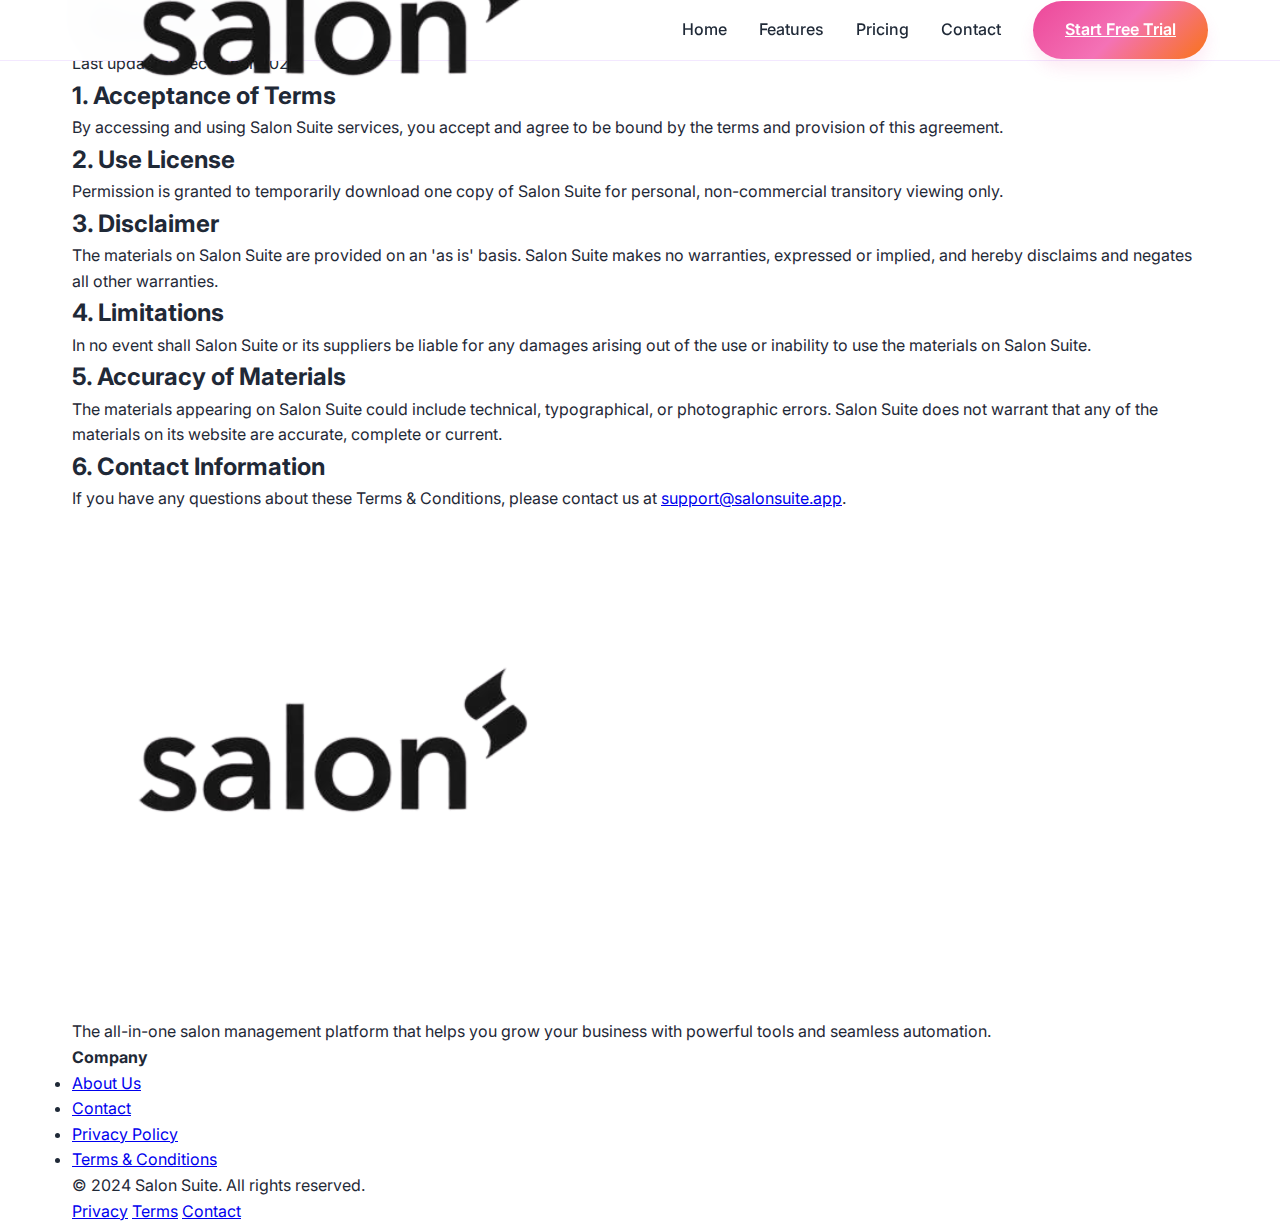
<file: terms-conditions.html>
<!DOCTYPE html>
<html lang="en">
<head>
    <meta charset="UTF-8">
    <meta name="viewport" content="width=device-width, initial-scale=1.0">
    <title>Terms & Conditions - Salon Suite</title>
    <link rel="icon" type="image/png" href="icons/Salon Suite favicon.png">
    <link rel="stylesheet" href="styles.css">
    <link href="https://fonts.googleapis.com/css2?family=Inter:wght@300;400;500;600;700;800;900&display=swap" rel="stylesheet">
    <link rel="stylesheet" href="https://cdnjs.cloudflare.com/ajax/libs/font-awesome/6.0.0/css/all.min.css">
</head>
<body>
    <!-- Navigation -->
    <nav class="navbar">
        <div class="nav-container">
            <div class="nav-logo">
                <img src="icons/Salon Suite Logo (black on white).png" alt="Salon Suite" class="logo-image">
            </div>
            <ul class="nav-menu">
                <li><a href="index.html" class="nav-link">Home</a></li>
                <li><a href="index.html#features" class="nav-link">Features</a></li>
                <li><a href="index.html#pricing" class="nav-link">Pricing</a></li>
                <li><a href="index.html#contact" class="nav-link">Contact</a></li>
                <li><a href="https://app.salonsuite.app" class="cta-primary">Start Free Trial</a></li>
            </ul>
        </div>
    </nav>

    <!-- Main Content -->
    <section class="legal-page">
        <div class="container">
            <div class="legal-content">
                <h1>Terms & Conditions</h1>
                <p class="last-updated">Last updated: December 2024</p>
                
                <div class="legal-section">
                    <h2>1. Acceptance of Terms</h2>
                    <p>By accessing and using Salon Suite services, you accept and agree to be bound by the terms and provision of this agreement.</p>
                </div>

                <div class="legal-section">
                    <h2>2. Use License</h2>
                    <p>Permission is granted to temporarily download one copy of Salon Suite for personal, non-commercial transitory viewing only.</p>
                </div>

                <div class="legal-section">
                    <h2>3. Disclaimer</h2>
                    <p>The materials on Salon Suite are provided on an 'as is' basis. Salon Suite makes no warranties, expressed or implied, and hereby disclaims and negates all other warranties.</p>
                </div>

                <div class="legal-section">
                    <h2>4. Limitations</h2>
                    <p>In no event shall Salon Suite or its suppliers be liable for any damages arising out of the use or inability to use the materials on Salon Suite.</p>
                </div>

                <div class="legal-section">
                    <h2>5. Accuracy of Materials</h2>
                    <p>The materials appearing on Salon Suite could include technical, typographical, or photographic errors. Salon Suite does not warrant that any of the materials on its website are accurate, complete or current.</p>
                </div>

                <div class="legal-section">
                    <h2>6. Contact Information</h2>
                    <p>If you have any questions about these Terms & Conditions, please contact us at <a href="contact-form.html">support@salonsuite.app</a>.</p>
                </div>
            </div>
        </div>
    </section>

    <!-- Footer -->
    <footer class="footer">
        <div class="container">
            <div class="footer-content">
                <div class="footer-brand">
                    <img src="icons/Salon Suite Logo (black on white).png" alt="Salon Suite" class="footer-logo">
                    <p class="footer-description">
                        The all-in-one salon management platform that helps you grow your business with powerful tools and seamless automation.
                    </p>
                </div>
                
                <div class="footer-links">
                    <div class="footer-column">
                        <h4 class="footer-title">Company</h4>
                        <ul class="footer-list">
                            <li><a href="index.html#about" class="footer-link">About Us</a></li>
                            <li><a href="contact-form.html" class="footer-link">Contact</a></li>
                            <li><a href="privacy-policy.html" class="footer-link">Privacy Policy</a></li>
                            <li><a href="terms-conditions.html" class="footer-link">Terms & Conditions</a></li>
                        </ul>
                    </div>
                </div>
            </div>
            
            <div class="footer-bottom">
                <div class="footer-bottom-content">
                    <p class="footer-copyright">
                        © 2024 Salon Suite. All rights reserved.
                    </p>
                    <div class="footer-bottom-links">
                        <a href="privacy-policy.html" class="footer-bottom-link">Privacy</a>
                        <a href="terms-conditions.html" class="footer-bottom-link">Terms</a>
                        <a href="contact-form.html" class="footer-bottom-link">Contact</a>
                    </div>
                </div>
            </div>
        </div>
    </footer>

    <script src="script.js"></script>
</body>
</html>
</file>
<file: booking-styles.css>
/* Booking Management Page Styles */

:root {
    --primary-color: #ec4899;
    --secondary-color: #f472b6;
    --accent-color: #f97316;
    --text-primary: #1f2937;
    --text-secondary: #6b7280;
    --bg-primary: #ffffff;
    --bg-secondary: #fdf2f8;
    --border-color: #f3e8ff;
    --shadow-sm: 0 1px 2px rgba(236, 72, 153, 0.05);
    --shadow-md: 0 4px 6px rgba(236, 72, 153, 0.1);
    --shadow-lg: 0 10px 15px rgba(236, 72, 153, 0.1);
    --shadow-xl: 0 20px 25px rgba(236, 72, 153, 0.15);
    --gradient-primary: linear-gradient(135deg, #ec4899 0%, #f472b6 100%);
    --gradient-secondary: linear-gradient(135deg, #f472b6 0%, #f97316 100%);
    --gradient-glossy: linear-gradient(135deg, #ec4899 0%, #f472b6 50%, #f97316 100%);
}

/* Hero Section */
.hero {
    padding: 6rem 0;
    background: var(--bg-secondary);
    position: relative;
    overflow: hidden;
}

.hero-content {
    display: grid;
    grid-template-columns: 1fr 1fr;
    gap: 4rem;
    align-items: center;
}

.hero-title {
    font-size: 3.5rem;
    font-weight: 900;
    line-height: 1.1;
    margin-bottom: 1.5rem;
    color: var(--text-primary);
}

.title-line {
    display: block;
    color: var(--text-primary);
}

.title-highlight {
    display: block;
    background: var(--gradient-glossy);
    -webkit-background-clip: text;
    -webkit-text-fill-color: transparent;
    background-clip: text;
}

.hero-description {
    font-size: 1.25rem;
    line-height: 1.7;
    color: var(--text-secondary);
    margin-bottom: 2rem;
}

.hero-actions {
    display: flex;
    gap: 1rem;
    margin-bottom: 2rem;
}

.cta-primary {
    display: inline-flex;
    align-items: center;
    gap: 0.5rem;
    padding: 1rem 2rem;
    background: var(--gradient-glossy);
    color: white;
    text-decoration: none;
    border: none;
    border-radius: 50px;
    font-size: 1rem;
    font-weight: 600;
    cursor: pointer;
    transition: all 0.3s ease;
    box-shadow: var(--shadow-md);
}

.cta-primary:hover {
    transform: translateY(-2px);
    box-shadow: var(--shadow-lg);
}

.hero-badge {
    display: inline-flex;
    align-items: center;
    gap: 0.5rem;
    padding: 0.75rem 1.5rem;
    background: var(--gradient-glossy);
    color: white;
    border-radius: 50px;
    font-size: 0.9rem;
    font-weight: 600;
    box-shadow: var(--shadow-md);
}

.hero-badge i {
    font-size: 1rem;
}

/* Booking Demo */
.booking-demo {
    display: flex;
    justify-content: center;
    align-items: center;
    perspective: 1000px;
}

.demo-container {
    width: 500px;
    height: 400px;
    background: white;
    border-radius: 20px;
    box-shadow: var(--shadow-xl);
    overflow: hidden;
    transform: perspective(1000px) rotateY(-5deg) rotateX(5deg);
    transition: transform 0.3s ease;
    position: relative;
}

.demo-container:hover {
    transform: perspective(1000px) rotateY(0deg) rotateX(0deg) scale(1.02);
}

.demo-screen {
    width: 100%;
    height: 100%;
    background: white;
    display: flex;
    align-items: center;
    justify-content: center;
    position: relative;
    overflow: hidden;
}

/* Calendar Screen */
.calendar-screen {
    width: 100%;
    height: 100%;
    background: white;
    display: flex;
    flex-direction: column;
    padding: 1.5rem;
    animation: screenTransition 0.5s ease-out;
}

@keyframes screenTransition {
    0% {
        opacity: 0;
        transform: scale(0.9);
    }
    100% {
        opacity: 1;
        transform: scale(1);
    }
}

.calendar-header {
    display: flex;
    justify-content: space-between;
    align-items: center;
    margin-bottom: 1rem;
    padding-bottom: 1rem;
    border-bottom: 2px solid var(--border-color);
    gap: 2rem;
}

.calendar-title {
    font-size: 1.2rem;
    font-weight: 700;
    color: var(--text-primary);
}

.calendar-date {
    font-size: 0.9rem;
    color: var(--text-secondary);
    margin-right: 1rem;
}

.calendar-grid {
    display: grid;
    grid-template-columns: repeat(7, 1fr);
    gap: 0.25rem;
    margin-bottom: 1rem;
}

.calendar-day {
    aspect-ratio: 1;
    display: flex;
    align-items: center;
    justify-content: center;
    font-size: 0.8rem;
    font-weight: 500;
    color: var(--text-secondary);
    border-radius: 6px;
    transition: all 0.3s ease;
}

.calendar-day.today {
    background: var(--gradient-glossy);
    color: white;
    font-weight: 700;
}

.calendar-day.booked {
    background: var(--bg-secondary);
    color: var(--primary-color);
}

.appointment-list {
    flex: 1;
    overflow-y: auto;
}

.appointment-item {
    display: flex;
    align-items: center;
    gap: 0.75rem;
    padding: 0.75rem;
    background: var(--bg-secondary);
    border-radius: 8px;
    margin-bottom: 0.5rem;
    transition: all 0.3s ease;
}

.appointment-time {
    font-size: 0.8rem;
    font-weight: 600;
    color: var(--primary-color);
    min-width: 60px;
}

.appointment-details {
    flex: 1;
}

.appointment-client {
    font-size: 0.9rem;
    font-weight: 600;
    color: var(--text-primary);
    margin-bottom: 0.25rem;
}

.appointment-service {
    font-size: 0.75rem;
    color: var(--text-secondary);
}

.appointment-status {
    font-size: 0.7rem;
    padding: 0.25rem 0.5rem;
    border-radius: 12px;
    font-weight: 600;
    background: #10b981;
    color: white;
}

/* Time Slots */
.time-slots {
    flex: 1;
    padding: 1rem;
}

.time-slots-header {
    margin-bottom: 1rem;
    padding-bottom: 0.5rem;
    border-bottom: 2px solid var(--border-color);
}

.time-slots-header h4 {
    font-size: 1rem;
    font-weight: 700;
    color: var(--text-primary);
    margin: 0;
}

.time-slots-list {
    display: flex;
    flex-direction: column;
    gap: 0.5rem;
}

.time-slot {
    display: flex;
    justify-content: space-between;
    align-items: center;
    padding: 0.75rem;
    border-radius: 8px;
    transition: all 0.3s ease;
    border: 1px solid var(--border-color);
}

.time-slot.available {
    background: var(--bg-secondary);
    border-color: var(--primary-color);
}

.time-slot.booked {
    background: #f3f4f6;
    border-color: #d1d5db;
    opacity: 0.6;
}

.slot-time {
    font-size: 0.9rem;
    font-weight: 600;
    color: var(--text-primary);
}

.slot-status {
    font-size: 0.7rem;
    padding: 0.25rem 0.5rem;
    border-radius: 12px;
    font-weight: 600;
}

.time-slot.available .slot-status {
    background: var(--primary-color);
    color: white;
}

.time-slot.booked .slot-status {
    background: #6b7280;
    color: white;
}

/* Booking Features Section */
.booking-features {
    padding: 6rem 0;
    background: white;
}

.section-header {
    text-align: center;
    margin-bottom: 4rem;
}

.section-header h2 {
    font-size: 2.5rem;
    font-weight: 800;
    color: var(--text-primary);
    margin-bottom: 1rem;
}

.section-header p {
    font-size: 1.25rem;
    color: var(--text-secondary);
}

.features-grid {
    display: grid;
    grid-template-columns: repeat(2, 1fr);
    grid-template-rows: repeat(2, 1fr);
    gap: 2rem;
    max-width: 800px;
    margin: 0 auto;
    padding: 0 2rem;
}

.feature-card {
    background: white;
    padding: 2.5rem;
    border-radius: 16px;
    border: 1px solid var(--border-color);
    transition: all 0.3s ease;
    position: relative;
    overflow: hidden;
    box-shadow: var(--shadow-lg);
    text-align: center;
}

.feature-card::before {
    content: '';
    position: absolute;
    top: 0;
    left: 0;
    width: 100%;
    height: 4px;
    background: var(--gradient-glossy);
    transform: scaleX(0);
    transition: transform 0.3s ease;
}

.feature-card:hover {
    transform: translateY(-4px);
    box-shadow: var(--shadow-xl);
    border-color: var(--primary-color);
}

.feature-card:hover::before {
    transform: scaleX(1);
}

.feature-icon {
    width: 80px;
    height: 80px;
    background: var(--gradient-glossy);
    border-radius: 50%;
    display: flex;
    align-items: center;
    justify-content: center;
    margin: 0 auto 1.5rem;
    transition: all 0.3s ease;
}

.feature-card:hover .feature-icon {
    transform: scale(1.1) rotate(5deg);
}

.feature-icon i {
    font-size: 2rem;
    color: white;
}

.feature-card h4 {
    font-size: 1.25rem;
    font-weight: 700;
    margin-bottom: 1rem;
    color: var(--text-primary);
}

.feature-card p {
    color: var(--text-secondary);
    line-height: 1.6;
}

/* Booking Journey Section */
.booking-journey {
    padding: 6rem 0;
    background: var(--bg-secondary);
}

.journey-header {
    text-align: center;
    margin-bottom: 4rem;
}

.journey-header h2 {
    font-size: 2.5rem;
    font-weight: 800;
    color: var(--text-primary);
    margin-bottom: 1rem;
}

.journey-header p {
    font-size: 1.25rem;
    color: var(--text-secondary);
}

.journey-steps {
    max-width: 1200px;
    margin: 0 auto;
    padding: 0 2rem;
}

.journey-step {
    margin-bottom: 6rem;
    position: relative;
}

.journey-step:last-child {
    margin-bottom: 0;
}

.step-number {
    font-size: 4rem;
    font-weight: 900;
    color: var(--primary-color);
    opacity: 0.1;
    position: absolute;
    top: -2rem;
    left: -1rem;
    z-index: 0;
}

.journey-step.reverse .step-number {
    left: auto;
    right: -1rem;
}

.step-content {
    position: relative;
    display: grid;
    grid-template-columns: 1fr 1fr;
    gap: 4rem;
    align-items: center;
    z-index: 1;
}

.step-text h3 {
    font-size: 2.5rem;
    font-weight: 800;
    margin-bottom: 1.5rem;
    color: var(--text-primary);
    position: relative;
    z-index: 1;
}

.step-text p {
    font-size: 1.25rem;
    line-height: 1.7;
    margin-bottom: 2.5rem;
    color: var(--text-secondary);
}

.step-features {
    list-style: none;
    display: flex;
    flex-direction: column;
    gap: 1rem;
}

.step-features li {
    display: flex;
    align-items: center;
    gap: 1rem;
    font-size: 1.125rem;
    font-weight: 500;
    color: var(--text-secondary);
}

.step-features i {
    color: var(--accent-color);
    font-size: 0.875rem;
    font-weight: 600;
}

.card-icon {
    width: 100px;
    height: 100px;
    background: var(--gradient-glossy);
    border-radius: 50%;
    display: flex;
    align-items: center;
    justify-content: center;
    margin: 0 auto 2rem;
    transition: all 0.3s ease;
}

.card-icon i {
    font-size: 2.5rem;
    color: white;
}

.step-visual .feature-card h4 {
    font-size: 1.5rem;
    font-weight: 700;
    margin-bottom: 1.5rem;
    color: var(--text-primary);
    text-align: center;
}

.step-visual .feature-card p {
    font-size: 1.1rem;
    color: var(--text-secondary);
    text-align: center;
    line-height: 1.6;
}

/* Booking Benefits Section */
.booking-benefits {
    padding: 6rem 0;
    background: white;
}

.benefits-grid {
    display: grid;
    grid-template-columns: repeat(2, 1fr);
    grid-template-rows: repeat(2, 1fr);
    gap: 2rem;
    max-width: 800px;
    margin: 0 auto;
    padding: 0 2rem;
}

.benefit-card {
    background: white;
    padding: 2.5rem;
    border-radius: 16px;
    border: 1px solid var(--border-color);
    transition: all 0.3s ease;
    text-align: center;
    box-shadow: var(--shadow-lg);
}

.benefit-card:hover {
    transform: translateY(-4px);
    box-shadow: var(--shadow-xl);
    border-color: var(--primary-color);
}

.benefit-icon {
    width: 80px;
    height: 80px;
    background: var(--gradient-glossy);
    border-radius: 50%;
    display: flex;
    align-items: center;
    justify-content: center;
    margin: 0 auto 1.5rem;
    transition: all 0.3s ease;
}

.benefit-card:hover .benefit-icon {
    transform: scale(1.1) rotate(5deg);
}

.benefit-icon i {
    font-size: 2rem;
    color: white;
}

.benefit-card h4 {
    font-size: 1.25rem;
    font-weight: 700;
    margin-bottom: 1rem;
    color: var(--text-primary);
}

.benefit-card p {
    color: var(--text-secondary);
    line-height: 1.6;
}

/* Integrations Section */
.booking-integrations {
    padding: 6rem 0;
    background: var(--bg-secondary);
}

.integrations-grid {
    display: grid;
    grid-template-columns: repeat(auto-fit, minmax(250px, 1fr));
    gap: 2rem;
    max-width: 1000px;
    margin: 0 auto;
    padding: 0 2rem;
}

.integration-card {
    background: white;
    padding: 2rem;
    border-radius: 16px;
    border: 1px solid var(--border-color);
    transition: all 0.3s ease;
    text-align: center;
    box-shadow: var(--shadow-lg);
}

.integration-card:hover {
    transform: translateY(-4px);
    box-shadow: var(--shadow-xl);
    border-color: var(--primary-color);
}

.integration-icon {
    width: 60px;
    height: 60px;
    background: var(--gradient-glossy);
    border-radius: 50%;
    display: flex;
    align-items: center;
    justify-content: center;
    margin: 0 auto 1rem;
    transition: all 0.3s ease;
}

.integration-card:hover .integration-icon {
    transform: scale(1.1) rotate(5deg);
}

.integration-icon i {
    font-size: 1.5rem;
    color: white;
}

.integration-card h4 {
    font-size: 1.1rem;
    font-weight: 700;
    margin-bottom: 0.5rem;
    color: var(--text-primary);
}

.integration-card p {
    font-size: 0.9rem;
    color: var(--text-secondary);
    line-height: 1.5;
}

/* CTA Section */
.cta-section {
    padding: 6rem 0;
    background: white;
}

.cta-content {
    text-align: center;
    max-width: 800px;
    margin: 0 auto;
    padding: 0 2rem;
}

.cta-content h2 {
    font-size: 2.5rem;
    font-weight: 800;
    color: var(--text-primary);
    margin-bottom: 1rem;
}

.cta-content p {
    font-size: 1.25rem;
    color: var(--text-secondary);
    margin-bottom: 2rem;
}

.cta-buttons {
    display: flex;
    gap: 1rem;
    justify-content: center;
    margin-bottom: 1.5rem;
    flex-wrap: wrap;
}

.cta-buttons .cta-primary {
    padding: 1rem 2rem;
    font-size: 1rem;
}

.cta-note {
    font-size: 0.9rem;
    color: var(--text-secondary);
}

/* Responsive Design */
@media (max-width: 768px) {
    .hero-content {
        grid-template-columns: 1fr;
        gap: 2rem;
        text-align: center;
    }
    
    .hero-title {
        font-size: 2.2rem;
        line-height: 1.2;
    }
    
    .hero-description {
        font-size: 1rem;
        line-height: 1.6;
    }
    
    .hero-actions {
        flex-direction: column;
        align-items: center;
        gap: 1rem;
    }
    
    .cta-primary {
        width: 100%;
        max-width: 280px;
        padding: 0.875rem 1.5rem;
        font-size: 0.95rem;
    }
    
    .hero-badge {
        font-size: 0.8rem;
        padding: 0.6rem 1.2rem;
    }
    
    /* Hide graphics on mobile for cleaner experience */
    .demo-container {
        display: none !important;
    }
    
    .booking-demo {
        display: none !important;
    }
    
    .step-content {
        grid-template-columns: 1fr;
        gap: 2rem;
    }
    
    .features-grid {
        grid-template-columns: 1fr;
        grid-template-rows: auto;
        gap: 1.5rem;
    }
    
    .benefits-grid {
        grid-template-columns: 1fr;
        grid-template-rows: auto;
        gap: 1.5rem;
    }
    
    .step-text h3 {
        font-size: 1.8rem;
        line-height: 1.2;
    }
    
    .step-text p {
        font-size: 0.95rem;
        line-height: 1.6;
    }
    
    .feature-card {
        padding: 1.5rem;
    }
    
    .feature-card h4 {
        font-size: 1.2rem;
    }
    
    .feature-card p {
        font-size: 0.9rem;
    }
    
    .cta-content h2 {
        font-size: 2rem;
    }
    
    .cta-content p {
        font-size: 1rem;
    }
    
    .cta-buttons {
        flex-direction: column;
        align-items: center;
        gap: 1rem;
    }
    
    .cta-buttons .cta-primary {
        width: 100%;
        max-width: 280px;
        padding: 0.875rem 1.5rem;
        font-size: 0.95rem;
    }
}

@media (max-width: 480px) {
    .hero {
        padding: 4rem 0;
    }
    
    .hero-title {
        font-size: 1.8rem;
    }
    
    .hero-description {
        font-size: 0.9rem;
    }
    
    .demo-container {
        height: 240px !important;
    }
    
    .step-text h3 {
        font-size: 1.6rem;
    }
    
    .step-text p {
        font-size: 0.9rem;
    }
    
    .feature-card {
        padding: 1.25rem;
    }
    
    .feature-card h4 {
        font-size: 1.1rem;
    }
    
    .feature-card p {
        font-size: 0.85rem;
    }
    
    .cta-content h2 {
        font-size: 1.8rem;
    }
    
    .cta-content p {
        font-size: 0.9rem;
    }
}

/* Touch device optimizations */
@media (hover: none) and (pointer: coarse) {
    .cta-primary:hover,
    .feature-card:hover {
        transform: none !important;
    }
    
    .cta-primary,
    .feature-card {
        min-height: 44px;
        display: flex;
        align-items: center;
        justify-content: center;
    }
}

/* Performance optimizations for mobile */
@media (max-width: 768px) {
    .feature-card,
    .benefit-card,
    .integration-card {
        box-shadow: 0 2px 8px rgba(0, 0, 0, 0.1) !important;
    }
    
    /* Prevent horizontal scroll */
    body {
        overflow-x: hidden !important;
        width: 100% !important;
    }
    
    .container {
        overflow-x: hidden !important;
    }
    
    /* Optimize form elements */
    input,
    textarea,
    select {
        font-size: 16px !important; /* Prevents zoom on iOS */
        padding: 12px !important;
    }
}
</file>
<file: chat-styles.css>
/* Chat System Page Styles */

:root {
    --primary-color: #ec4899;
    --secondary-color: #f472b6;
    --accent-color: #f97316;
    --text-primary: #1f2937;
    --text-secondary: #6b7280;
    --bg-primary: #ffffff;
    --bg-secondary: #fdf2f8;
    --border-color: #f3e8ff;
    --shadow-sm: 0 1px 2px rgba(236, 72, 153, 0.05);
    --shadow-md: 0 4px 6px rgba(236, 72, 153, 0.1);
    --shadow-lg: 0 10px 15px rgba(236, 72, 153, 0.1);
    --shadow-xl: 0 20px 25px rgba(236, 72, 153, 0.15);
    --gradient-primary: linear-gradient(135deg, #ec4899 0%, #f472b6 100%);
    --gradient-secondary: linear-gradient(135deg, #f472b6 0%, #f97316 100%);
    --gradient-glossy: linear-gradient(135deg, #ec4899 0%, #f472b6 50%, #f97316 100%);
}

/* Chat Hero Section */
.chat-hero {
    min-height: 100vh;
    display: flex;
    align-items: center;
    position: relative;
    background: var(--bg-secondary);
    overflow: hidden;
    padding-top: 70px;
}

.hero-badge {
    display: flex;
    align-items: center;
    gap: 0.5rem;
    margin-top: 2rem;
    padding: 0.75rem 1.5rem;
    background: var(--gradient-glossy);
    border: 1px solid var(--primary-color);
    border-radius: 50px;
    color: white;
    font-weight: 600;
    font-size: 0.9rem;
    max-width: fit-content;
    box-shadow: var(--shadow-md);
}

.hero-badge i {
    font-size: 1rem;
}

/* Simple Chat Demo */
.simple-chat-demo {
    background: white;
    border-radius: 20px;
    box-shadow: var(--shadow-xl);
    overflow: hidden;
    transform: perspective(1000px) rotateY(-5deg) rotateX(5deg);
    max-width: 500px;
    margin: 0 auto;
    position: relative;
    pointer-events: none;
    user-select: none;
}

.simple-chat-demo:hover {
    transform: perspective(1000px) rotateY(0deg) rotateX(0deg) scale(1.02);
}

.chat-header {
    background: var(--gradient-primary);
    padding: 1rem;
    display: flex;
    align-items: center;
    gap: 0.75rem;
    color: white;
}

.chat-avatar {
    width: 40px;
    height: 40px;
    background: rgba(255, 255, 255, 0.2);
    border-radius: 50%;
    display: flex;
    align-items: center;
    justify-content: center;
}

.chat-info {
    flex: 1;
}

.chat-info h3 {
    font-size: 1rem;
    font-weight: 600;
    margin: 0;
}

.status {
    font-size: 0.75rem;
    opacity: 0.9;
    color: white;
}

.chat-messages {
    padding: 1.5rem;
    background: #f8fafc;
    height: 400px;
    overflow: hidden;
    display: flex;
    flex-direction: column;
    gap: 1rem;
    position: relative;
}

.chat-input-visual {
    padding: 1rem;
    background: white;
    display: flex;
    align-items: center;
    gap: 0.75rem;
    border-top: 1px solid var(--border-color);
}

.typing-simulation {
    flex: 1;
    min-height: 20px;
    display: flex;
    align-items: center;
    padding: 0.5rem;
    background: #f8fafc;
    border-radius: 8px;
    border: 1px solid #e5e7eb;
    transition: all 0.3s ease;
}

.typing-simulation.active {
    background: white;
    border-color: var(--primary-color);
    box-shadow: 0 0 0 2px rgba(236, 72, 153, 0.1);
}

.typed-text {
    color: var(--text-primary);
    font-size: 0.9rem;
}

.cursor-blink {
    color: var(--primary-color);
    font-weight: bold;
    animation: blink 1s infinite;
}

@keyframes blink {
    0%, 50% { opacity: 1; }
    51%, 100% { opacity: 0; }
}

.send-button {
    width: 40px;
    height: 40px;
    background: var(--gradient-glossy);
    border-radius: 50%;
    display: flex;
    align-items: center;
    justify-content: center;
    color: white;
    transition: all 0.3s ease;
    cursor: pointer;
}

.send-button.active {
    transform: scale(1.1);
    background: linear-gradient(145deg, #be185d 0%, #ec4899 50%, #f472b6 100%);
}

.mouse-cursor {
    position: absolute;
    width: 16px;
    height: 16px;
    background: var(--gradient-glossy);
    border-radius: 50%;
    opacity: 0;
    z-index: 100;
    transition: all 0.3s ease;
    pointer-events: none;
}

.mouse-cursor::after {
    content: '';
    position: absolute;
    top: 50%;
    left: 50%;
    width: 2px;
    height: 16px;
    background: white;
    transform: translate(-50%, -50%);
    border-radius: 1px;
}

.message {
    display: flex;
    margin-bottom: 0.5rem;
    opacity: 0;
    transform: translateY(20px);
    transition: all 0.5s ease;
}

.message.show {
    opacity: 1;
    transform: translateY(0);
}

.message.sent {
    justify-content: flex-end;
}

.message.received {
    justify-content: flex-start;
}

.message-bubble {
    max-width: 80%;
    padding: 0.75rem 1rem;
    border-radius: 18px;
    position: relative;
}

.message.sent .message-bubble {
    background: var(--gradient-glossy);
    color: white;
}

.message.received .message-bubble {
    background: white;
    border: 1px solid var(--border-color);
    color: var(--text-primary);
}

.typing-indicator {
    display: flex;
    align-items: center;
    gap: 4px;
    padding: 8px 12px;
}

.typing-indicator span {
    width: 8px;
    height: 8px;
    border-radius: 50%;
    background: rgba(255, 255, 255, 0.7);
    animation: typing 1.4s infinite ease-in-out;
}

.typing-indicator span:nth-child(1) {
    animation-delay: -0.32s;
}

.typing-indicator span:nth-child(2) {
    animation-delay: -0.16s;
}

.typing-indicator span:nth-child(3) {
    animation-delay: 0s;
}

@keyframes typing {
    0%, 80%, 100% {
        transform: scale(0.8);
        opacity: 0.5;
    }
    40% {
        transform: scale(1);
        opacity: 1;
    }
}

.demo-input {
    padding: 1rem;
    background: white;
    display: flex;
    align-items: center;
    gap: 0.75rem;
    border-top: 1px solid var(--border-color);
}

.demo-typing-area {
    flex: 1;
    min-height: 20px;
    display: flex;
    align-items: center;
    padding: 0.5rem;
    background: #f8fafc;
    border-radius: 8px;
    position: relative;
}

.demo-cursor {
    color: var(--primary-color);
    font-weight: bold;
    animation: cursorBlink 1s infinite;
    margin-left: 4px;
}

@keyframes cursorBlink {
    0%, 50% { opacity: 1; }
    51%, 100% { opacity: 0; }
}

.demo-input i {
    color: var(--text-secondary);
    padding: 0.5rem;
    border-radius: 50%;
    transition: all 0.2s ease;
}

.demo-input i:hover {
    background: var(--bg-secondary);
    color: var(--primary-color);
}

/* Demo Messages */
.demo-message {
    display: flex;
    margin-bottom: 0.5rem;
}

.demo-message.received {
    justify-content: flex-start;
}

.demo-message.sent {
    justify-content: flex-end;
}

.demo-message-content {
    max-width: 80%;
    padding: 0.75rem 1rem;
    border-radius: 18px;
    position: relative;
}

.demo-message.received .demo-message-content {
    background: white;
    border: 1px solid var(--border-color);
}

.demo-message.sent .demo-message-content {
    background: var(--gradient-primary);
    color: white;
}

.demo-message-content p {
    margin: 0 0 0.25rem 0;
    line-height: 1.4;
}

.demo-time {
    font-size: 0.7rem;
    opacity: 0.7;
    display: block;
    margin-top: 0.25rem;
}

.demo-message-content.photo img {
    width: 100%;
    border-radius: 8px;
    margin-bottom: 0.5rem;
}

/* Typing indicator for demo */
.demo-message.typing .demo-message-content {
    background: rgba(99, 102, 241, 0.8);
    min-width: 60px;
}

.demo-message.typing .typing-indicator {
    display: flex;
    align-items: center;
    gap: 4px;
    padding: 8px 12px;
}

.demo-message.typing .typing-indicator span {
    width: 8px;
    height: 8px;
    border-radius: 50%;
    background: rgba(255, 255, 255, 0.7);
    animation: typing 1.4s infinite ease-in-out;
}

.demo-message.typing .typing-indicator span:nth-child(1) {
    animation-delay: -0.32s;
}

.demo-message.typing .typing-indicator span:nth-child(2) {
    animation-delay: -0.16s;
}

.demo-message.typing .typing-indicator span:nth-child(3) {
    animation-delay: 0s;
}

/* Animated Cursor */
.animated-cursor {
    position: absolute;
    width: 20px;
    height: 20px;
    background: var(--primary-color);
    border-radius: 50%;
    pointer-events: none;
    z-index: 1000;
    opacity: 0;
    transition: opacity 0.3s ease;
}

.animated-cursor::after {
    content: '';
    position: absolute;
    top: 50%;
    left: 50%;
    width: 2px;
    height: 20px;
    background: white;
    transform: translate(-50%, -50%);
    border-radius: 1px;
}

/* Enhanced typing area */
.demo-typing-area {
    position: relative;
    min-height: 20px;
    display: flex;
    align-items: center;
    padding: 0.5rem;
    background: #f8fafc;
    border-radius: 8px;
    transition: all 0.3s ease;
    pointer-events: none; /* Disable all interactions */
    user-select: none; /* Prevent text selection */
}

.demo-typing-area.typing {
    background: white;
    box-shadow: 0 0 0 2px var(--primary-color);
}

.demo-typing-area.typing .demo-cursor {
    animation: typingBlink 0.8s infinite;
}

.demo-text {
    color: var(--text-primary);
    font-size: 0.9rem;
}

/* Disable interactions on entire demo */
.chat-demo {
    pointer-events: none;
    user-select: none;
}

@keyframes typingBlink {
    0%, 50% { opacity: 1; }
    51%, 100% { opacity: 0; }
}

/* Message animations */
.demo-message {
    opacity: 0;
    transform: translateY(20px);
    transition: all 0.5s ease;
}

.demo-message.show {
    opacity: 1;
    transform: translateY(0);
}

.demo-message.sent {
    animation: messageSent 0.6s ease-out;
}

.demo-message.received {
    animation: messageReceived 0.6s ease-out;
}

@keyframes messageSent {
    0% {
        opacity: 0;
        transform: translateX(20px) scale(0.9);
    }
    100% {
        opacity: 1;
        transform: translateX(0) scale(1);
    }
}

@keyframes messageReceived {
    0% {
        opacity: 0;
        transform: translateX(-20px) scale(0.9);
    }
    100% {
        opacity: 1;
        transform: translateX(0) scale(1);
    }
}

/* Send button animation */
.demo-send-button {
    transition: all 0.3s ease;
}

.demo-send-button.active {
    transform: scale(1.2);
    color: var(--accent-color);
}

.chat-header {
    background: var(--gradient-primary);
    padding: 1rem;
    display: flex;
    align-items: center;
    gap: 0.75rem;
    color: white;
}

.chat-avatar {
    width: 40px;
    height: 40px;
    background: rgba(255, 255, 255, 0.2);
    border-radius: 50%;
    display: flex;
    align-items: center;
    justify-content: center;
}

.chat-info {
    flex: 1;
}

.chat-info h3 {
    font-size: 1rem;
    font-weight: 600;
    margin: 0;
}

.status {
    font-size: 0.75rem;
    opacity: 0.9;
}

.status.online {
    color: #10b981;
}

.chat-actions {
    display: flex;
    gap: 0.5rem;
}

.chat-actions i {
    cursor: pointer;
    padding: 0.25rem;
    border-radius: 4px;
    transition: background 0.2s ease;
}

.chat-actions i:hover {
    background: rgba(255, 255, 255, 0.1);
}

.chat-messages {
    padding: 1rem;
    background: #f8fafc;
    height: 300px;
    overflow-y: auto;
    display: flex;
    flex-direction: column;
    gap: 0.75rem;
    position: relative;
}

/* Hide messages initially for animation */
.message {
    opacity: 0;
    transform: translateY(20px);
    transition: opacity 0.5s ease, transform 0.5s ease;
}

.message.show {
    opacity: 1;
    transform: translateY(0);
}

/* Typing indicator animation */
.typing-indicator {
    display: flex;
    align-items: center;
    gap: 4px;
    padding: 8px 12px;
}

.typing-indicator span {
    width: 8px;
    height: 8px;
    border-radius: 50%;
    background: rgba(255, 255, 255, 0.7);
    animation: typing 1.4s infinite ease-in-out;
}

.typing-indicator span:nth-child(1) {
    animation-delay: -0.32s;
}

.typing-indicator span:nth-child(2) {
    animation-delay: -0.16s;
}

.typing-indicator span:nth-child(3) {
    animation-delay: 0s;
}

@keyframes typing {
    0%, 80%, 100% {
        transform: scale(0.8);
        opacity: 0.5;
    }
    40% {
        transform: scale(1);
        opacity: 1;
    }
}

/* Message reveal animation */
.message.reveal {
    animation: messageReveal 0.6s ease-out forwards;
}

@keyframes messageReveal {
    0% {
        opacity: 0;
        transform: translateY(20px) scale(0.95);
    }
    50% {
        opacity: 0.7;
        transform: translateY(10px) scale(0.98);
    }
    100% {
        opacity: 1;
        transform: translateY(0) scale(1);
    }
}

/* Photo message special animation */
.message-content.photo {
    animation: photoReveal 0.8s ease-out forwards;
}

@keyframes photoReveal {
    0% {
        opacity: 0;
        transform: scale(0.9);
    }
    100% {
        opacity: 1;
        transform: scale(1);
    }
}

/* Typing message special styling */
.message.typing .message-content {
    background: rgba(99, 102, 241, 0.8);
    min-width: 60px;
}

/* Enhanced input field animations */
.chat-input input:focus {
    outline: none;
    box-shadow: 0 0 0 3px rgba(99, 102, 241, 0.1);
    border-radius: 8px;
}

/* Cursor blink animation */
.chat-input input:focus::after {
    content: '|';
    animation: blink 1s infinite;
    color: var(--primary-color);
    font-weight: bold;
}

@keyframes blink {
    0%, 50% { opacity: 1; }
    51%, 100% { opacity: 0; }
}

/* Message send animation */
.message.sent .message-content {
    animation: messageSent 0.6s ease-out;
}

@keyframes messageSent {
    0% {
        transform: translateX(20px) scale(0.9);
        opacity: 0;
    }
    100% {
        transform: translateX(0) scale(1);
        opacity: 1;
    }
}

/* Message received animation */
.message.received .message-content {
    animation: messageReceived 0.6s ease-out;
}

@keyframes messageReceived {
    0% {
        transform: translateX(-20px) scale(0.9);
        opacity: 0;
    }
    100% {
        transform: translateX(0) scale(1);
        opacity: 1;
    }
}

/* Photo message enhanced animation */
.message-content.photo img {
    animation: photoLoad 1s ease-out;
}

@keyframes photoLoad {
    0% {
        opacity: 0;
        transform: scale(0.8) rotate(-2deg);
    }
    50% {
        opacity: 0.7;
        transform: scale(0.95) rotate(-1deg);
    }
    100% {
        opacity: 1;
        transform: scale(1) rotate(0deg);
    }
}

/* Enhanced typing indicator */
.typing-indicator {
    position: relative;
}

.typing-indicator::before {
    content: '';
    position: absolute;
    top: -2px;
    left: -2px;
    right: -2px;
    bottom: -2px;
    background: linear-gradient(45deg, transparent, rgba(255,255,255,0.1), transparent);
    border-radius: 12px;
    animation: typingGlow 2s ease-in-out infinite;
}

@keyframes typingGlow {
    0%, 100% { opacity: 0; }
    50% { opacity: 1; }
}

.message {
    display: flex;
    margin-bottom: 0.5rem;
}

.message.received {
    justify-content: flex-start;
}

.message.sent {
    justify-content: flex-end;
}

.message-content {
    max-width: 80%;
    padding: 0.75rem 1rem;
    border-radius: 18px;
    position: relative;
}

.message.received .message-content {
    background: white;
    border: 1px solid var(--border-color);
}

.message.sent .message-content {
    background: var(--gradient-primary);
    color: white;
}

.message-content p {
    margin: 0 0 0.25rem 0;
    line-height: 1.4;
}

.message-content .time {
    font-size: 0.7rem;
    opacity: 0.7;
    display: block;
    margin-top: 0.25rem;
}

.message-content.photo img {
    width: 100%;
    border-radius: 8px;
    margin-bottom: 0.5rem;
}

.chat-input {
    padding: 1rem;
    background: white;
    display: flex;
    align-items: center;
    gap: 0.75rem;
    border-top: 1px solid var(--border-color);
}

.chat-input input {
    flex: 1;
    border: none;
    outline: none;
    padding: 0.5rem;
    font-size: 0.9rem;
}

.chat-input i {
    color: var(--text-secondary);
    cursor: pointer;
    padding: 0.5rem;
    border-radius: 50%;
    transition: all 0.2s ease;
}

.chat-input i:hover {
    background: var(--bg-secondary);
    color: var(--primary-color);
}

/* Journey Section */
.chat-journey {
    padding: 6rem 0;
    background: white;
}

.journey-header {
    text-align: center;
    margin-bottom: 4rem;
}

.journey-header h2 {
    font-size: 2.5rem;
    font-weight: 800;
    margin-bottom: 1rem;
    background: var(--gradient-primary);
    -webkit-background-clip: text;
    -webkit-text-fill-color: transparent;
    background-clip: text;
}

.journey-header p {
    font-size: 1.125rem;
    color: var(--text-secondary);
    max-width: 600px;
    margin: 0 auto;
}

.journey-step {
    display: flex;
    align-items: center;
    gap: 4rem;
    margin-bottom: 6rem;
    position: relative;
}

.journey-step.reverse {
    flex-direction: row-reverse;
}

.step-number {
    font-size: 4rem;
    font-weight: 900;
    color: var(--primary-color);
    opacity: 0.1;
    position: absolute;
    top: -2rem;
    left: -1rem;
    z-index: 0;
}

.journey-step.reverse .step-number {
    left: auto;
    right: -1rem;
}

.step-content {
    display: grid;
    grid-template-columns: 1fr 1fr;
    gap: 4rem;
    align-items: center;
    position: relative;
    z-index: 1;
}

.step-text h3 {
    font-size: 2rem;
    font-weight: 700;
    margin-bottom: 1rem;
    color: var(--text-primary);
}

.step-text p {
    font-size: 1.125rem;
    color: var(--text-secondary);
    line-height: 1.7;
    margin-bottom: 2rem;
}

.step-features {
    list-style: none;
    display: flex;
    flex-direction: column;
    gap: 0.75rem;
}

.step-features li {
    display: flex;
    align-items: center;
    gap: 0.75rem;
    color: var(--text-secondary);
    font-size: 1rem;
}

.step-features i {
    color: var(--accent-color);
    font-size: 0.875rem;
    font-weight: 600;
}

.step-visual {
    display: flex;
    justify-content: center;
}

/* Feature Cards */
.feature-card {
    background: white;
    padding: 2.5rem;
    border-radius: 16px;
    border: 1px solid var(--border-color);
    text-align: center;
    transition: all 0.3s ease;
    position: relative;
    overflow: hidden;
    box-shadow: var(--shadow-lg);
}

.feature-card::before {
    content: '';
    position: absolute;
    top: 0;
    left: 0;
    width: 100%;
    height: 4px;
    background: var(--gradient-glossy);
    transform: scaleX(1);
    transition: transform 0.3s ease;
}

.feature-card:hover {
    transform: translateY(-4px);
    box-shadow: var(--shadow-xl);
    border-color: var(--primary-color);
    box-shadow: 0 20px 40px rgba(236, 72, 153, 0.3);
}

.feature-card:hover::before {
    transform: scaleX(1);
}

.feature-card.large {
    padding: 2.5rem;
    min-width: 300px;
}

.card-icon {
    width: 80px;
    height: 80px;
    background: var(--gradient-glossy);
    border-radius: 50%;
    display: flex;
    align-items: center;
    justify-content: center;
    margin: 0 auto 1.5rem;
    transition: all 0.3s ease;
}

.feature-card:hover .card-icon {
    transform: scale(1.1) rotate(5deg);
}

.card-icon i {
    font-size: 2rem;
    color: white;
}

.feature-card h4 {
    font-size: 1.25rem;
    font-weight: 700;
    margin-bottom: 1rem;
    color: var(--text-primary);
}

.feature-card p {
    color: var(--text-secondary);
    line-height: 1.6;
}

/* Customer Profile */
.customer-profile {
    text-align: left;
}

.profile-header {
    display: flex;
    align-items: center;
    gap: 1rem;
    margin-bottom: 2rem;
    padding-bottom: 1rem;
    border-bottom: 1px solid var(--border-color);
}

.profile-avatar {
    width: 60px;
    height: 60px;
    background: var(--gradient-primary);
    border-radius: 50%;
    display: flex;
    align-items: center;
    justify-content: center;
    color: white;
    font-size: 1.5rem;
}

.profile-info h4 {
    font-size: 1.25rem;
    font-weight: 700;
    margin: 0 0 0.25rem 0;
    color: var(--text-primary);
}

.customer-since {
    font-size: 0.875rem;
    color: var(--text-secondary);
}

.profile-details {
    display: flex;
    flex-direction: column;
    gap: 0.75rem;
}

.detail-item {
    display: flex;
    justify-content: space-between;
    align-items: center;
    padding: 0.5rem 0;
}

.detail-item .label {
    font-weight: 600;
    color: var(--text-secondary);
    font-size: 0.9rem;
}

.detail-item .value {
    color: var(--text-primary);
    font-weight: 500;
    font-size: 0.9rem;
}

/* Chat Features Grid */
.chat-features {
    padding: 6rem 0;
    background: var(--bg-secondary);
}

.chat-features .features-grid {
    display: grid;
    grid-template-columns: repeat(auto-fit, minmax(300px, 1fr));
    gap: 2rem;
}

.chat-features .feature-card {
    text-align: center;
    padding: 2.5rem;
}

/* Pricing Reminder */
.pricing-reminder {
    padding: 6rem 0;
    background: white;
    position: relative;
    overflow: hidden;
}

.pricing-reminder::before {
    content: '';
    position: absolute;
    top: 0;
    left: 0;
    width: 100%;
    height: 100%;
    background: linear-gradient(135deg, rgba(99, 102, 241, 0.02) 0%, rgba(139, 92, 246, 0.02) 100%);
    z-index: 1;
}

.reminder-content {
    position: relative;
    z-index: 2;
    text-align: center;
    max-width: 600px;
    margin: 0 auto;
}

.reminder-icon {
    width: 100px;
    height: 100px;
    background: var(--gradient-primary);
    border-radius: 50%;
    display: flex;
    align-items: center;
    justify-content: center;
    margin: 0 auto 2rem;
    color: white;
    font-size: 2.5rem;
}

.reminder-content h2 {
    font-size: 2.5rem;
    font-weight: 800;
    margin-bottom: 1rem;
    color: var(--text-primary);
}

.reminder-content p {
    font-size: 1.125rem;
    color: var(--text-secondary);
    margin-bottom: 2rem;
    line-height: 1.6;
}

.plan-highlights {
    display: flex;
    flex-direction: column;
    gap: 1rem;
    margin-bottom: 2rem;
}

.highlight-item {
    display: flex;
    align-items: center;
    gap: 0.75rem;
    padding: 1rem;
    background: white;
    border: 1px solid var(--border-color);
    border-radius: 12px;
    font-weight: 600;
    color: var(--text-primary);
}

.highlight-item i {
    color: var(--accent-color);
    font-size: 1.125rem;
}

/* Responsive Design */
@media (max-width: 1024px) {
    .step-content {
        grid-template-columns: 1fr;
        gap: 2rem;
    }
    
    .journey-step {
        flex-direction: column;
        gap: 2rem;
    }
    
    .journey-step.reverse {
        flex-direction: column;
    }
    
    .step-number {
        position: relative;
        top: 0;
        left: 0;
        right: 0;
        text-align: center;
        margin-bottom: 1rem;
    }
}

@media (max-width: 768px) {
    .chat-preview {
        transform: none;
        max-width: 100%;
    }
    
    .journey-header h2 {
        font-size: 2rem;
    }
    
    .step-text h3 {
        font-size: 1.5rem;
    }
    
    .feature-card.large {
        min-width: auto;
    }
    
    .plan-highlights {
        gap: 0.75rem;
    }
    
    .highlight-item {
        padding: 0.75rem;
        font-size: 0.9rem;
    }
}

@media (max-width: 480px) {
    .chat-messages {
        height: 250px;
    }
    
    .journey-header h2 {
        font-size: 1.75rem;
    }
    
    .step-text h3 {
        font-size: 1.25rem;
    }
    
    .reminder-content h2 {
        font-size: 2rem;
    }
}
</file>
<file: merge-styles.css>
/* Merge System Page Styles */

:root {
    --primary-color: #ec4899;
    --secondary-color: #f472b6;
    --accent-color: #f97316;
    --text-primary: #1f2937;
    --text-secondary: #6b7280;
    --bg-primary: #ffffff;
    --bg-secondary: #fdf2f8;
    --border-color: #f3e8ff;
    --shadow-sm: 0 1px 2px rgba(236, 72, 153, 0.05);
    --shadow-md: 0 4px 6px rgba(236, 72, 153, 0.1);
    --shadow-lg: 0 10px 15px rgba(236, 72, 153, 0.1);
    --shadow-xl: 0 20px 25px rgba(236, 72, 153, 0.15);
    --gradient-primary: linear-gradient(135deg, #ec4899 0%, #f472b6 100%);
    --gradient-secondary: linear-gradient(135deg, #f472b6 0%, #f97316 100%);
    --gradient-glossy: linear-gradient(135deg, #ec4899 0%, #f472b6 50%, #f97316 100%);
}

/* Hero Section */
.hero {
    padding: 6rem 0;
    background: var(--bg-secondary);
    position: relative;
    overflow: hidden;
}

.hero-background {
    position: absolute;
    top: 0;
    left: 0;
    width: 100%;
    height: 100%;
    z-index: 0;
}

.floating-shapes {
    position: absolute;
    width: 100%;
    height: 100%;
    overflow: hidden;
}

.shape {
    position: absolute;
    border-radius: 50%;
    background: var(--gradient-glossy);
    opacity: 0.1;
    animation: float 6s ease-in-out infinite;
}

.shape-1 {
    width: 80px;
    height: 80px;
    top: 20%;
    left: 10%;
    animation-delay: 0s;
}

.shape-2 {
    width: 120px;
    height: 120px;
    top: 60%;
    right: 15%;
    animation-delay: 2s;
}

.shape-3 {
    width: 60px;
    height: 60px;
    bottom: 20%;
    left: 20%;
    animation-delay: 4s;
}

@keyframes float {
    0%, 100% { transform: translateY(0px) rotate(0deg); }
    50% { transform: translateY(-20px) rotate(180deg); }
}

.hero-container {
    max-width: 1200px;
    margin: 0 auto;
    padding: 0 2rem;
    position: relative;
    z-index: 1;
}

.hero-content {
    display: grid;
    grid-template-columns: 1fr 1fr;
    gap: 4rem;
    align-items: center;
}

.hero-title {
    font-size: 3.5rem;
    font-weight: 900;
    line-height: 1.1;
    margin-bottom: 1.5rem;
    color: var(--text-primary);
}

.title-line {
    display: block;
    color: var(--text-primary);
}

.title-highlight {
    display: block;
    background: var(--gradient-glossy);
    -webkit-background-clip: text;
    -webkit-text-fill-color: transparent;
    background-clip: text;
}

.hero-description {
    font-size: 1.25rem;
    line-height: 1.7;
    color: var(--text-secondary);
    margin-bottom: 2rem;
}

.hero-actions {
    display: flex;
    gap: 1rem;
    margin-bottom: 2rem;
}

.cta-primary {
    display: inline-flex;
    align-items: center;
    gap: 0.5rem;
    padding: 1rem 2rem;
    background: var(--gradient-glossy);
    color: white;
    text-decoration: none;
    border: none;
    border-radius: 50px;
    font-size: 1rem;
    font-weight: 600;
    cursor: pointer;
    transition: all 0.3s ease;
    box-shadow: var(--shadow-md);
}

.cta-primary:hover {
    transform: translateY(-2px);
    box-shadow: var(--shadow-lg);
}

.cta-secondary {
    display: inline-flex;
    align-items: center;
    gap: 0.5rem;
    padding: 1rem 2rem;
    background: white;
    color: var(--primary-color);
    text-decoration: none;
    border: 2px solid var(--primary-color);
    border-radius: 50px;
    font-size: 1rem;
    font-weight: 600;
    cursor: pointer;
    transition: all 0.3s ease;
}

.cta-secondary:hover {
    background: var(--primary-color);
    color: white;
    transform: translateY(-2px);
}

.hero-badge {
    display: inline-flex;
    align-items: center;
    gap: 0.5rem;
    padding: 0.75rem 1.5rem;
    background: var(--gradient-glossy);
    color: white;
    border-radius: 50px;
    font-size: 0.9rem;
    font-weight: 600;
    box-shadow: var(--shadow-md);
}

.hero-badge i {
    font-size: 1rem;
}

/* Merge Demo */
.merge-demo {
    display: flex;
    justify-content: center;
    align-items: center;
    perspective: 1000px;
}

.demo-container {
    width: 400px;
    height: 300px;
    background: white;
    border-radius: 20px;
    box-shadow: var(--shadow-xl);
    overflow: hidden;
    transform: perspective(1000px) rotateY(-5deg) rotateX(5deg);
    transition: transform 0.3s ease;
    position: relative;
}

.demo-container:hover {
    transform: perspective(1000px) rotateY(0deg) rotateX(0deg) scale(1.02);
}

.demo-screen {
    width: 100%;
    height: 100%;
    background: white;
    display: flex;
    align-items: center;
    justify-content: center;
    position: relative;
    overflow: hidden;
}

/* Upload Screen */
.upload-screen {
    width: 100%;
    height: 100%;
    background: white;
    display: flex;
    flex-direction: column;
    align-items: center;
    justify-content: center;
    padding: 2rem;
    animation: screenTransition 0.5s ease-out;
}

@keyframes screenTransition {
    0% {
        opacity: 0;
        transform: scale(0.9);
    }
    100% {
        opacity: 1;
        transform: scale(1);
    }
}

.upload-area {
    border: 3px dashed var(--primary-color);
    border-radius: 16px;
    padding: 2rem;
    text-align: center;
    background: var(--bg-secondary);
    transition: all 0.3s ease;
    cursor: pointer;
    margin-bottom: 1rem;
}

.upload-area:hover {
    border-color: var(--accent-color);
    background: #fef3c7;
}

.upload-icon {
    font-size: 3rem;
    color: var(--primary-color);
    margin-bottom: 1rem;
}

.upload-text {
    font-size: 1.1rem;
    font-weight: 600;
    color: var(--text-primary);
    margin-bottom: 0.5rem;
}

.upload-subtext {
    font-size: 0.9rem;
    color: var(--text-secondary);
}

/* Loading Screen */
.loading-screen {
    width: 100%;
    height: 100%;
    background: white;
    display: flex;
    flex-direction: column;
    align-items: center;
    justify-content: center;
    padding: 2rem;
    animation: screenTransition 0.5s ease-out;
}

.loading-text {
    font-size: 1.2rem;
    font-weight: 600;
    color: var(--text-primary);
    margin-bottom: 2rem;
}

.progress-bar {
    width: 80%;
    height: 8px;
    background: #e5e7eb;
    border-radius: 4px;
    overflow: hidden;
    margin-bottom: 1rem;
}

.progress-fill {
    height: 100%;
    background: var(--gradient-glossy);
    border-radius: 4px;
    animation: progressFill 3s ease-out;
}

@keyframes progressFill {
    0% { width: 0%; }
    100% { width: 100%; }
}

.progress-text {
    font-size: 0.9rem;
    color: var(--text-secondary);
}

/* Analytics Screen */
.analytics-screen {
    width: 100%;
    height: 100%;
    background: white;
    display: flex;
    flex-direction: column;
    align-items: center;
    justify-content: center;
    padding: 2rem;
    animation: screenTransition 0.5s ease-out;
}

.analytics-title {
    font-size: 1.3rem;
    font-weight: 700;
    color: var(--text-primary);
    margin-bottom: 2rem;
    text-align: center;
}

.analytics-grid {
    display: grid;
    grid-template-columns: repeat(2, 1fr);
    gap: 1rem;
    width: 100%;
}

.analytics-item {
    background: var(--bg-secondary);
    border-radius: 12px;
    padding: 1rem;
    text-align: center;
    border: 1px solid var(--border-color);
}

.analytics-number {
    font-size: 1.5rem;
    font-weight: 800;
    color: var(--primary-color);
    margin-bottom: 0.25rem;
}

.analytics-label {
    font-size: 0.8rem;
    color: var(--text-secondary);
    font-weight: 500;
}

/* Migration Features Section */
.migration-features {
    padding: 6rem 0;
    background: white;
}

.section-header {
    text-align: center;
    margin-bottom: 4rem;
}

.section-header h2 {
    font-size: 2.5rem;
    font-weight: 800;
    color: var(--text-primary);
    margin-bottom: 1rem;
}

.section-header p {
    font-size: 1.25rem;
    color: var(--text-secondary);
}

.features-grid {
    display: grid;
    grid-template-columns: repeat(auto-fit, minmax(300px, 1fr));
    gap: 2rem;
    max-width: 1200px;
    margin: 0 auto;
    padding: 0 2rem;
}

.feature-card {
    background: white;
    padding: 2.5rem;
    border-radius: 16px;
    border: 1px solid var(--border-color);
    transition: all 0.3s ease;
    position: relative;
    overflow: hidden;
    box-shadow: var(--shadow-lg);
}

.feature-card::before {
    content: '';
    position: absolute;
    top: 0;
    left: 0;
    width: 100%;
    height: 4px;
    background: var(--gradient-glossy);
    transform: scaleX(0);
    transition: transform 0.3s ease;
}

.feature-card:hover {
    transform: translateY(-4px);
    box-shadow: var(--shadow-xl);
    border-color: var(--primary-color);
}

.feature-card:hover::before {
    transform: scaleX(1);
}

.feature-icon {
    width: 80px;
    height: 80px;
    background: var(--gradient-glossy);
    border-radius: 50%;
    display: flex;
    align-items: center;
    justify-content: center;
    margin-bottom: 1.5rem;
    transition: all 0.3s ease;
}

.feature-card:hover .feature-icon {
    transform: scale(1.1) rotate(5deg);
}

.feature-icon i {
    font-size: 2rem;
    color: white;
}

.feature-card h4 {
    font-size: 1.25rem;
    font-weight: 700;
    margin-bottom: 1rem;
    color: var(--text-primary);
}

.feature-card p {
    color: var(--text-secondary);
    line-height: 1.6;
}

/* Migration Journey Section */
.migration-journey {
    padding: 6rem 0;
    background: var(--bg-secondary);
}

.journey-header {
    text-align: center;
    margin-bottom: 4rem;
}

.journey-header h2 {
    font-size: 2.5rem;
    font-weight: 800;
    color: var(--text-primary);
    margin-bottom: 1rem;
}

.journey-header p {
    font-size: 1.25rem;
    color: var(--text-secondary);
}

.journey-steps {
    max-width: 1200px;
    margin: 0 auto;
    padding: 0 2rem;
}

.journey-step {
    margin-bottom: 6rem;
    position: relative;
}

.journey-step:last-child {
    margin-bottom: 0;
}

.step-number {
    font-size: 4rem;
    font-weight: 900;
    color: var(--primary-color);
    opacity: 0.1;
    position: absolute;
    top: -2rem;
    left: -1rem;
    z-index: 0;
}

.journey-step.reverse .step-number {
    left: auto;
    right: -1rem;
}

.step-content {
    position: relative;
    display: grid;
    grid-template-columns: 1fr 1fr;
    gap: 4rem;
    align-items: center;
    z-index: 1;
}

.step-text h3 {
    font-size: 2.5rem;
    font-weight: 800;
    margin-bottom: 1.5rem;
    color: var(--text-primary);
    position: relative;
    z-index: 1;
}

.step-text p {
    font-size: 1.25rem;
    line-height: 1.7;
    margin-bottom: 2.5rem;
    color: var(--text-secondary);
}

.step-features {
    list-style: none;
    display: flex;
    flex-direction: column;
    gap: 1rem;
}

.step-features li {
    display: flex;
    align-items: center;
    gap: 1rem;
    font-size: 1.125rem;
    font-weight: 500;
    color: var(--text-secondary);
}

.step-features i {
    color: var(--accent-color);
    font-size: 0.875rem;
    font-weight: 600;
}

.card-icon {
    width: 100px;
    height: 100px;
    background: var(--gradient-glossy);
    border-radius: 50%;
    display: flex;
    align-items: center;
    justify-content: center;
    margin: 0 auto 2rem;
    transition: all 0.3s ease;
}

.card-icon i {
    font-size: 2.5rem;
    color: white;
}

.feature-card h4 {
    font-size: 1.5rem;
    font-weight: 700;
    margin-bottom: 1.5rem;
    color: var(--text-primary);
    text-align: center;
}

.feature-card p {
    font-size: 1.1rem;
    color: var(--text-secondary);
    text-align: center;
    line-height: 1.6;
}

/* Supported Platforms Section */
.supported-platforms {
    padding: 6rem 0;
    background: white;
}

.platforms-grid {
    display: grid;
    grid-template-columns: repeat(2, 1fr);
    grid-template-rows: repeat(2, 1fr);
    gap: 2rem;
    max-width: 800px;
    margin: 0 auto;
    padding: 0 2rem;
}

.platform-card {
    background: white;
    padding: 2.5rem;
    border-radius: 16px;
    border: 1px solid var(--border-color);
    transition: all 0.3s ease;
    text-align: center;
    box-shadow: var(--shadow-lg);
}

.platform-card:hover {
    transform: translateY(-4px);
    box-shadow: var(--shadow-xl);
    border-color: var(--primary-color);
}

.platform-icon {
    width: 80px;
    height: 80px;
    background: var(--gradient-glossy);
    border-radius: 50%;
    display: flex;
    align-items: center;
    justify-content: center;
    margin: 0 auto 1.5rem;
    transition: all 0.3s ease;
}

.platform-card:hover .platform-icon {
    transform: scale(1.1) rotate(5deg);
}

.platform-icon i {
    font-size: 2rem;
    color: white;
}

.platform-card h4 {
    font-size: 1.25rem;
    font-weight: 700;
    margin-bottom: 1rem;
    color: var(--text-primary);
}

.platform-card p {
    color: var(--text-secondary);
    line-height: 1.6;
}

/* Migration Benefits Section */
.migration-benefits {
    padding: 6rem 0;
    background: var(--bg-secondary);
}

.benefits-grid {
    display: grid;
    grid-template-columns: repeat(2, 1fr);
    grid-template-rows: repeat(2, 1fr);
    gap: 2rem;
    max-width: 800px;
    margin: 0 auto;
    padding: 0 2rem;
}

.benefit-card {
    background: white;
    padding: 2.5rem;
    border-radius: 16px;
    border: 1px solid var(--border-color);
    transition: all 0.3s ease;
    text-align: center;
    box-shadow: var(--shadow-lg);
}

.benefit-card:hover {
    transform: translateY(-4px);
    box-shadow: var(--shadow-xl);
    border-color: var(--primary-color);
}

.benefit-icon {
    width: 80px;
    height: 80px;
    background: var(--gradient-glossy);
    border-radius: 50%;
    display: flex;
    align-items: center;
    justify-content: center;
    margin: 0 auto 1.5rem;
    transition: all 0.3s ease;
}

.benefit-card:hover .benefit-icon {
    transform: scale(1.1) rotate(5deg);
}

.benefit-icon i {
    font-size: 2rem;
    color: white;
}

.benefit-card h4 {
    font-size: 1.25rem;
    font-weight: 700;
    margin-bottom: 1rem;
    color: var(--text-primary);
}

.benefit-card p {
    color: var(--text-secondary);
    line-height: 1.6;
}

/* CTA Section */
.cta-section {
    padding: 6rem 0;
    background: white;
}

.cta-content {
    text-align: center;
    max-width: 800px;
    margin: 0 auto;
    padding: 0 2rem;
}

.cta-content h2 {
    font-size: 2.5rem;
    font-weight: 800;
    color: var(--text-primary);
    margin-bottom: 1rem;
}

.cta-content p {
    font-size: 1.25rem;
    color: var(--text-secondary);
    margin-bottom: 2rem;
}

.cta-buttons {
    display: flex;
    gap: 1rem;
    justify-content: center;
    margin-bottom: 1.5rem;
    flex-wrap: wrap;
}

.cta-buttons .cta-primary {
    padding: 1rem 2rem;
    font-size: 1rem;
}

.cta-note {
    font-size: 0.9rem;
    color: var(--text-secondary);
}

/* Responsive Design */
@media (max-width: 768px) {
    .hero-content {
        grid-template-columns: 1fr;
        gap: 2rem;
    }
    
    .hero-title {
        font-size: 2.5rem;
    }
    
    .hero-actions {
        flex-direction: column;
    }
    
    .demo-container {
        width: 320px;
        height: 240px;
    }
    
    .step-content {
        grid-template-columns: 1fr;
        gap: 2rem;
    }
    
    .journey-step.reverse .step-content {
        direction: ltr;
    }
    
    .cta-buttons {
        flex-direction: column;
        align-items: center;
    }
    
    .benefits-grid {
        grid-template-columns: 1fr;
        grid-template-rows: auto;
        gap: 1.5rem;
    }
}

/* Comprehensive Mobile Responsiveness Fixes */
@media (max-width: 768px) {
    /* Hide graphics on mobile for cleaner experience */
    .merge-demo,
    .demo-upload-screen,
    .demo-loading-screen,
    .demo-analytics-screen {
        display: none !important;
    }
    
    /* Hide demo content on mobile */
    .demo-container,
    .demo-upload-area,
    .demo-upload-icon,
    .demo-upload-text,
    .demo-upload-subtext,
    .demo-loading-text,
    .demo-analytics-title,
    .demo-analytics-grid,
    .demo-analytics-item,
    .demo-analytics-number,
    .demo-analytics-label {
        display: none !important;
    }
    
    /* Hero section mobile adjustments */
    .hero-content {
        grid-template-columns: 1fr !important;
        gap: 2rem !important;
        text-align: center !important;
    }
    
    .hero-title {
        font-size: 2.2rem !important;
        line-height: 1.2 !important;
    }
    
    .hero-description {
        font-size: 1rem !important;
        line-height: 1.6 !important;
    }
    
    .hero-actions {
        flex-direction: column !important;
        align-items: center !important;
        gap: 1rem !important;
    }
    
    .cta-primary {
        width: 100% !important;
        max-width: 280px !important;
        padding: 0.875rem 1.5rem !important;
        font-size: 0.95rem !important;
    }
    
    /* Feature cards mobile adjustments */
    .feature-card {
        padding: 1.5rem !important;
    }
    
    .feature-card h4 {
        font-size: 1.2rem !important;
    }
    
    .feature-card p {
        font-size: 0.9rem !important;
    }
    
    /* Journey steps mobile adjustments */
    .journey-step {
        grid-template-columns: 1fr !important;
        gap: 2rem !important;
        text-align: center !important;
    }
    
    .step-text h3 {
        font-size: 1.8rem !important;
        line-height: 1.2 !important;
    }
    
    .step-text p {
        font-size: 0.95rem !important;
        line-height: 1.6 !important;
    }
    
    /* Benefits grid mobile adjustments */
    .benefits-grid {
        grid-template-columns: 1fr !important;
        gap: 1.5rem !important;
    }
    
    .benefit-card {
        padding: 1.5rem !important;
    }
    
    .benefit-card h4 {
        font-size: 1.2rem !important;
    }
    
    .benefit-card p {
        font-size: 0.9rem !important;
    }
    
    /* CTA section mobile adjustments */
    .cta-content h2 {
        font-size: 2rem !important;
    }
    
    .cta-content p {
        font-size: 1rem !important;
    }
    
    .cta-buttons {
        flex-direction: column !important;
        align-items: center !important;
        gap: 1rem !important;
    }
    
    .cta-buttons .cta-primary {
        width: 100% !important;
        max-width: 280px !important;
        padding: 0.875rem 1.5rem !important;
        font-size: 0.95rem !important;
    }
}

@media (max-width: 480px) {
    .hero {
        padding: 4rem 0 !important;
    }
    
    .hero-title {
        font-size: 1.8rem !important;
    }
    
    .hero-description {
        font-size: 0.9rem !important;
    }
    
    .merge-demo {
        height: 250px !important;
    }
    
    .demo-container {
        height: 240px !important;
    }
    
    .step-text h3 {
        font-size: 1.6rem !important;
    }
    
    .step-text p {
        font-size: 0.9rem !important;
    }
    
    .feature-card {
        padding: 1.25rem !important;
    }
    
    .feature-card h4 {
        font-size: 1.1rem !important;
    }
    
    .feature-card p {
        font-size: 0.85rem !important;
    }
    
    .benefit-card {
        padding: 1.25rem !important;
    }
    
    .benefit-card h4 {
        font-size: 1.1rem !important;
    }
    
    .benefit-card p {
        font-size: 0.85rem !important;
    }
    
    .cta-content h2 {
        font-size: 1.8rem !important;
    }
    
    .cta-content p {
        font-size: 0.9rem !important;
    }
}

/* Touch device optimizations */
@media (hover: none) and (pointer: coarse) {
    .cta-primary:hover,
    .feature-card:hover,
    .benefit-card:hover,
    .merge-demo:hover {
        transform: none !important;
    }
    
    .cta-primary,
    .feature-card,
    .benefit-card {
        min-height: 44px !important;
        display: flex !important;
        align-items: center !important;
        justify-content: center !important;
    }
}

/* Performance optimizations for mobile */
@media (max-width: 768px) {
    .feature-card,
    .benefit-card {
        box-shadow: 0 2px 8px rgba(0, 0, 0, 0.1) !important;
    }
    
    /* Prevent horizontal scroll */
    body {
        overflow-x: hidden !important;
        width: 100% !important;
    }
    
    .container {
        overflow-x: hidden !important;
    }
    
    /* Optimize form elements */
    input,
    textarea,
    select {
        font-size: 16px !important; /* Prevents zoom on iOS */
        padding: 12px !important;
    }
}
</file>
<file: mobile-styles.css>
/* Mobile App Page Styles */

:root {
    --primary-color: #ec4899;
    --secondary-color: #f472b6;
    --accent-color: #f97316;
    --text-primary: #1f2937;
    --text-secondary: #6b7280;
    --bg-primary: #ffffff;
    --bg-secondary: #fdf2f8;
    --border-color: #f3e8ff;
    --shadow-sm: 0 1px 2px rgba(236, 72, 153, 0.05);
    --shadow-md: 0 4px 6px rgba(236, 72, 153, 0.1);
    --shadow-lg: 0 10px 15px rgba(236, 72, 153, 0.1);
    --shadow-xl: 0 20px 25px rgba(236, 72, 153, 0.15);
    --gradient-primary: linear-gradient(135deg, #ec4899 0%, #f472b6 100%);
    --gradient-secondary: linear-gradient(135deg, #f472b6 0%, #f97316 100%);
    --gradient-glossy: linear-gradient(135deg, #ec4899 0%, #f472b6 50%, #f97316 100%);
}

/* Hero Section */
.hero {
    padding: 6rem 0;
    background: var(--bg-secondary);
    position: relative;
    overflow: hidden;
}

.hero-background {
    position: absolute;
    top: 0;
    left: 0;
    width: 100%;
    height: 100%;
    z-index: 0;
}

.floating-shapes {
    position: absolute;
    width: 100%;
    height: 100%;
    overflow: hidden;
}

.shape {
    position: absolute;
    border-radius: 50%;
    background: var(--gradient-glossy);
    opacity: 0.1;
    animation: float 6s ease-in-out infinite;
}

.shape-1 {
    width: 80px;
    height: 80px;
    top: 20%;
    left: 10%;
    animation-delay: 0s;
}

.shape-2 {
    width: 120px;
    height: 120px;
    top: 60%;
    right: 15%;
    animation-delay: 2s;
}

.shape-3 {
    width: 60px;
    height: 60px;
    bottom: 20%;
    left: 20%;
    animation-delay: 4s;
}

@keyframes float {
    0%, 100% { transform: translateY(0px) rotate(0deg); }
    50% { transform: translateY(-20px) rotate(180deg); }
}

.hero-container {
    max-width: 1200px;
    margin: 0 auto;
    padding: 0 2rem;
    position: relative;
    z-index: 1;
}

.hero-content {
    display: grid;
    grid-template-columns: 1fr 1fr;
    gap: 4rem;
    align-items: center;
}

.hero-title {
    font-size: 3.5rem;
    font-weight: 900;
    line-height: 1.1;
    margin-bottom: 1.5rem;
    color: var(--text-primary);
}

.title-line {
    display: block;
    background: var(--gradient-glossy);
    -webkit-background-clip: text;
    -webkit-text-fill-color: transparent;
    background-clip: text;
}

.title-highlight {
    display: block;
    background: var(--gradient-glossy);
    -webkit-background-clip: text;
    -webkit-text-fill-color: transparent;
    background-clip: text;
}

.hero-description {
    font-size: 1.25rem;
    line-height: 1.7;
    color: var(--text-secondary);
    margin-bottom: 2rem;
}

.hero-actions {
    display: flex;
    gap: 1rem;
    margin-bottom: 2rem;
}

.cta-primary {
    display: inline-flex;
    align-items: center;
    gap: 0.5rem;
    padding: 1rem 2rem;
    background: var(--gradient-glossy);
    color: white;
    text-decoration: none;
    border: none;
    border-radius: 50px;
    font-size: 1rem;
    font-weight: 600;
    cursor: pointer;
    transition: all 0.3s ease;
    box-shadow: var(--shadow-md);
}

.cta-primary:hover {
    transform: translateY(-2px);
    box-shadow: var(--shadow-lg);
}

.cta-secondary {
    display: inline-flex;
    align-items: center;
    gap: 0.5rem;
    padding: 1rem 2rem;
    background: white;
    color: var(--primary-color);
    text-decoration: none;
    border: 2px solid var(--primary-color);
    border-radius: 50px;
    font-size: 1rem;
    font-weight: 600;
    cursor: pointer;
    transition: all 0.3s ease;
}

.cta-secondary:hover {
    background: var(--primary-color);
    color: white;
    transform: translateY(-2px);
}

.hero-badge {
    display: inline-flex;
    align-items: center;
    gap: 0.5rem;
    padding: 0.75rem 1.5rem;
    background: var(--gradient-glossy);
    color: white;
    border-radius: 50px;
    font-size: 0.9rem;
    font-weight: 600;
    box-shadow: var(--shadow-md);
}

.hero-badge i {
    font-size: 1rem;
}

/* Mobile App Demo */
.mobile-app-demo {
    display: flex;
    justify-content: center;
    align-items: center;
    perspective: 1000px;
}

.phone-frame {
    width: 196px;
    height: 392px;
    background: linear-gradient(145deg, #2d3748 0%, #1a202c 100%);
    border-radius: 28px;
    padding: 6px;
    box-shadow: 
        0 20px 40px rgba(0, 0, 0, 0.3),
        inset 0 2px 4px rgba(255, 255, 255, 0.1);
    position: relative;
    transform: perspective(1000px) rotateY(-15deg) rotateX(5deg);
    transition: transform 0.3s ease;
}

.phone-frame:hover {
    transform: perspective(1000px) rotateY(-5deg) rotateX(2deg);
}

.phone-frame::before {
    content: '';
    position: absolute;
    top: 14px;
    left: 50%;
    transform: translateX(-50%);
    width: 42px;
    height: 3px;
    background: #4a5568;
    border-radius: 2px;
}

.phone-screen {
    width: 100%;
    height: 100%;
    background: white;
    border-radius: 22px;
    overflow: hidden;
    position: relative;
    display: flex;
    align-items: center;
    justify-content: center;
}

/* App Launch Animation States */
.app-logo {
    width: 56px;
    height: 56px;
    background: var(--gradient-glossy);
    border-radius: 14px;
    display: flex;
    align-items: center;
    justify-content: center;
    font-size: 1.4rem;
    color: white;
    box-shadow: var(--shadow-lg);
    animation: logoAppear 2s ease-out;
}

@keyframes logoAppear {
    0% {
        opacity: 0;
        transform: scale(0.5) rotate(-180deg);
    }
    50% {
        opacity: 1;
        transform: scale(1.1) rotate(0deg);
    }
    100% {
        transform: scale(1) rotate(0deg);
    }
}

.click-effect {
    position: absolute;
    width: 100px;
    height: 100px;
    border: 3px solid var(--primary-color);
    border-radius: 50%;
    animation: clickRipple 1s ease-out;
}

@keyframes clickRipple {
    0% {
        opacity: 1;
        transform: scale(0.3);
    }
    100% {
        opacity: 0;
        transform: scale(2);
    }
}

.login-screen {
    width: 100%;
    height: 100%;
    background: white;
    display: flex;
    flex-direction: column;
    align-items: center;
    justify-content: center;
    padding: 2rem;
    animation: screenTransition 0.5s ease-out;
    position: relative;
    overflow: hidden;
}

.login-screen::before {
    content: '';
    position: absolute;
    top: 0;
    left: 0;
    right: 0;
    bottom: 0;
    background: url('data:image/svg+xml,<svg xmlns="http://www.w3.org/2000/svg" viewBox="0 0 100 100"><circle cx="20" cy="20" r="2" fill="%23ec4899" opacity="0.05"/><circle cx="80" cy="40" r="1.5" fill="%23f472b6" opacity="0.05"/><circle cx="40" cy="80" r="1" fill="%23f97316" opacity="0.05"/></svg>');
    pointer-events: none;
}

@keyframes screenTransition {
    0% {
        opacity: 0;
        transform: scale(0.9);
    }
    100% {
        opacity: 1;
        transform: scale(1);
    }
}

@keyframes cardSlideIn {
    0% {
        opacity: 0;
        transform: translateY(20px);
    }
    100% {
        opacity: 1;
        transform: translateY(0);
    }
}

.role-card {
    background: white;
    border-radius: 14px;
    padding: 1.2rem;
    text-align: center;
    box-shadow: 0 8px 25px rgba(236, 72, 153, 0.2);
    transition: all 0.3s ease;
    cursor: pointer;
    border: 2px solid #f3e8ff;
    animation: cardSlideIn 0.6s ease-out;
}

.role-card:nth-child(2) {
    animation-delay: 0.2s;
}

.login-logo {
    font-size: 2.1rem;
    font-weight: 900;
    background: var(--gradient-glossy);
    -webkit-background-clip: text;
    -webkit-text-fill-color: transparent;
    background-clip: text;
    margin-bottom: 2.1rem;
    position: relative;
    letter-spacing: -1px;
}

.login-logo::after {
    content: '✨';
    position: absolute;
    top: -8px;
    right: -12px;
    font-size: 1.2rem;
    background: var(--gradient-glossy);
    -webkit-background-clip: text;
    -webkit-text-fill-color: transparent;
    background-clip: text;
}

.role-cards {
    display: flex;
    flex-direction: column;
    gap: 1.4rem;
    width: 100%;
    max-width: 140px;
}

.role-card:hover {
    transform: translateY(-4px);
    box-shadow: 0 15px 35px rgba(236, 72, 153, 0.3);
    border-color: var(--primary-color);
}

.role-icon {
    width: 42px;
    height: 42px;
    background: var(--gradient-glossy);
    border-radius: 50%;
    display: flex;
    align-items: center;
    justify-content: center;
    margin: 0 auto 0.5rem;
    color: white;
    font-size: 1rem;
    box-shadow: 0 6px 15px rgba(236, 72, 153, 0.3);
    transition: all 0.3s ease;
}

.role-card:hover .role-icon {
    transform: scale(1.05);
    box-shadow: 0 8px 20px rgba(236, 72, 153, 0.4);
}

.role-title {
    font-size: 0.75rem;
    font-weight: 800;
    color: var(--text-primary);
    margin-bottom: 0;
    letter-spacing: -0.5px;
    line-height: 1.2;
    word-wrap: break-word;
}

/* Mobile Features Section */
.mobile-features {
    padding: 6rem 0;
    background: white;
}

.section-header {
    text-align: center;
    margin-bottom: 4rem;
}

.section-header h2 {
    font-size: 2.5rem;
    font-weight: 800;
    color: var(--text-primary);
    margin-bottom: 1rem;
}

.section-header p {
    font-size: 1.25rem;
    color: var(--text-secondary);
}

.features-grid {
    display: grid;
    grid-template-columns: repeat(auto-fit, minmax(300px, 1fr));
    gap: 2rem;
    max-width: 1200px;
    margin: 0 auto;
    padding: 0 2rem;
}

.feature-card {
    background: white;
    padding: 2.5rem;
    border-radius: 16px;
    border: 1px solid var(--border-color);
    transition: all 0.3s ease;
    position: relative;
    overflow: hidden;
    box-shadow: var(--shadow-lg);
}

.feature-card::before {
    content: '';
    position: absolute;
    top: 0;
    left: 0;
    width: 100%;
    height: 4px;
    background: var(--gradient-glossy);
    transform: scaleX(0);
    transition: transform 0.3s ease;
}

.feature-card:hover {
    transform: translateY(-4px);
    box-shadow: var(--shadow-xl);
    border-color: var(--primary-color);
}

.feature-card:hover::before {
    transform: scaleX(1);
}

.feature-icon {
    width: 80px;
    height: 80px;
    background: var(--gradient-glossy);
    border-radius: 50%;
    display: flex;
    align-items: center;
    justify-content: center;
    margin-bottom: 1.5rem;
    transition: all 0.3s ease;
}

.feature-card:hover .feature-icon {
    transform: scale(1.1) rotate(5deg);
}

.feature-icon i {
    font-size: 2rem;
    color: white;
}

.feature-card h4 {
    font-size: 1.25rem;
    font-weight: 700;
    margin-bottom: 1rem;
    color: var(--text-primary);
}

.feature-card p {
    color: var(--text-secondary);
    line-height: 1.6;
}

/* Mobile Journey Section */
.mobile-journey {
    padding: 6rem 0;
    background: var(--bg-secondary);
}

.journey-header {
    text-align: center;
    margin-bottom: 4rem;
}

.journey-header h2 {
    font-size: 2.5rem;
    font-weight: 800;
    color: var(--text-primary);
    margin-bottom: 1rem;
}

.journey-header p {
    font-size: 1.25rem;
    color: var(--text-secondary);
}

.journey-step {
    margin-bottom: 6rem;
    position: relative;
}

.journey-step:last-child {
    margin-bottom: 4rem;
}

.step-number {
    font-size: 4rem;
    font-weight: 900;
    color: var(--primary-color);
    opacity: 0.1;
    position: absolute;
    top: -2rem;
    left: -1rem;
    z-index: 0;
}

.journey-step.reverse .step-number {
    left: auto;
    right: -1rem;
}

.step-content {
    position: relative;
    display: grid;
    grid-template-columns: 1fr 1fr;
    gap: 4rem;
    align-items: center;
    width: 100%;
    z-index: 1;
}

.journey-step.reverse .step-content {
    direction: rtl;
}

.journey-step.reverse .step-text,
.journey-step.reverse .step-visual {
    direction: ltr;
}

.step-text h3 {
    font-size: 2.5rem;
    font-weight: 800;
    margin-bottom: 1.5rem;
    color: var(--text-primary);
    position: relative;
    z-index: 1;
}

.step-text p {
    font-size: 1.25rem;
    line-height: 1.7;
    margin-bottom: 2.5rem;
    color: var(--text-secondary);
}

.step-features {
    list-style: none;
    display: flex;
    flex-direction: column;
    gap: 1rem;
}

.step-features li {
    display: flex;
    align-items: center;
    gap: 1rem;
    font-size: 1.125rem;
    font-weight: 500;
    color: var(--text-secondary);
}

.step-features i {
    color: var(--accent-color);
    font-size: 0.875rem;
    font-weight: 600;
}

.card-icon {
    width: 100px;
    height: 100px;
    background: var(--gradient-glossy);
    border-radius: 50%;
    display: flex;
    align-items: center;
    justify-content: center;
    margin: 0 auto 2rem;
    transition: all 0.3s ease;
}

.card-icon i {
    font-size: 2.5rem;
    color: white;
}

.feature-card h4 {
    font-size: 1.5rem;
    font-weight: 700;
    margin-bottom: 1.5rem;
    color: var(--text-primary);
    text-align: center;
}

.feature-card p {
    font-size: 1.1rem;
    color: var(--text-secondary);
    text-align: center;
    line-height: 1.6;
}

/* App Benefits Section */
.app-benefits {
    padding: 6rem 0;
    background: white;
}

.benefits-grid {
    display: grid;
    grid-template-columns: repeat(2, 1fr);
    grid-template-rows: repeat(2, 1fr);
    gap: 2rem;
    max-width: 800px;
    margin: 0 auto;
    padding: 0 2rem;
}

.benefit-card {
    background: white;
    padding: 2.5rem;
    border-radius: 16px;
    border: 1px solid var(--border-color);
    transition: all 0.3s ease;
    text-align: center;
    box-shadow: var(--shadow-lg);
}

.benefit-card:hover {
    transform: translateY(-4px);
    box-shadow: var(--shadow-xl);
    border-color: var(--primary-color);
}

.benefit-icon {
    width: 80px;
    height: 80px;
    background: var(--gradient-glossy);
    border-radius: 50%;
    display: flex;
    align-items: center;
    justify-content: center;
    margin: 0 auto 1.5rem;
    transition: all 0.3s ease;
}

.benefit-card:hover .benefit-icon {
    transform: scale(1.1) rotate(5deg);
}

.benefit-icon i {
    font-size: 2rem;
    color: white;
}

.benefit-card h4 {
    font-size: 1.25rem;
    font-weight: 700;
    margin-bottom: 1rem;
    color: var(--text-primary);
}

.benefit-card p {
    color: var(--text-secondary);
    line-height: 1.6;
}

/* CTA Section */
.cta-section {
    padding: 6rem 0;
    background: var(--bg-secondary);
}

.cta-content {
    text-align: center;
    max-width: 800px;
    margin: 0 auto;
    padding: 0 2rem;
}

.cta-content h2 {
    font-size: 2.5rem;
    font-weight: 800;
    color: var(--text-primary);
    margin-bottom: 1rem;
}

.cta-content p {
    font-size: 1.25rem;
    color: var(--text-secondary);
    margin-bottom: 2rem;
}

.cta-buttons {
    display: flex;
    gap: 1rem;
    justify-content: center;
    margin-bottom: 1.5rem;
    flex-wrap: wrap;
}

.cta-buttons .cta-primary {
    padding: 1rem 2rem;
    font-size: 1rem;
}

.cta-note {
    font-size: 0.9rem;
    color: var(--text-secondary);
}

/* Responsive Design */
@media (max-width: 768px) {
    .hero-content {
        grid-template-columns: 1fr;
        gap: 2rem;
    }
    
    .hero-title {
        font-size: 2.5rem;
    }
    
    .hero-actions {
        flex-direction: column;
    }
    
    .phone-frame {
        width: 240px;
        height: 480px;
    }
    
    .step-content {
        grid-template-columns: 1fr;
        gap: 2rem;
    }
    
    .journey-step.reverse .step-content {
        direction: ltr;
    }
    
    .cta-buttons {
        flex-direction: column;
        align-items: center;
    }
    
    .benefits-grid {
        grid-template-columns: 1fr;
        grid-template-rows: auto;
        gap: 1.5rem;
    }
}

/* Comprehensive Mobile Responsiveness Fixes */
@media (max-width: 768px) {
    /* Hide graphics on mobile for cleaner experience */
    .mobile-demo,
    .demo-phone,
    .demo-phone-frame {
        display: none !important;
    }
    
    /* Hide demo content on mobile */
    .demo-phone-screen,
    .demo-app-logo,
    .demo-login-logo,
    .demo-role-cards,
    .demo-role-card,
    .demo-role-icon,
    .demo-role-title {
        display: none !important;
    }
    
    /* Hero section mobile adjustments */
    .hero-content {
        grid-template-columns: 1fr !important;
        gap: 2rem !important;
        text-align: center !important;
    }
    
    .hero-title {
        font-size: 2.2rem !important;
        line-height: 1.2 !important;
    }
    
    .hero-description {
        font-size: 1rem !important;
        line-height: 1.6 !important;
    }
    
    .hero-actions {
        flex-direction: column !important;
        align-items: center !important;
        gap: 1rem !important;
    }
    
    .cta-primary {
        width: 100% !important;
        max-width: 280px !important;
        padding: 0.875rem 1.5rem !important;
        font-size: 0.95rem !important;
    }
    
    /* Feature cards mobile adjustments */
    .feature-card {
        padding: 1.5rem !important;
    }
    
    .feature-card h4 {
        font-size: 1.2rem !important;
    }
    
    .feature-card p {
        font-size: 0.9rem !important;
    }
    
    /* Journey steps mobile adjustments */
    .journey-step {
        grid-template-columns: 1fr !important;
        gap: 2rem !important;
        text-align: center !important;
    }
    
    .step-text h3 {
        font-size: 1.8rem !important;
        line-height: 1.2 !important;
    }
    
    .step-text p {
        font-size: 0.95rem !important;
        line-height: 1.6 !important;
    }
    
    /* Benefits grid mobile adjustments */
    .benefits-grid {
        grid-template-columns: 1fr !important;
        gap: 1.5rem !important;
    }
    
    .benefit-card {
        padding: 1.5rem !important;
    }
    
    .benefit-card h4 {
        font-size: 1.2rem !important;
    }
    
    .benefit-card p {
        font-size: 0.9rem !important;
    }
    
    /* CTA section mobile adjustments */
    .cta-content h2 {
        font-size: 2rem !important;
    }
    
    .cta-content p {
        font-size: 1rem !important;
    }
    
    .cta-buttons {
        flex-direction: column !important;
        align-items: center !important;
        gap: 1rem !important;
    }
    
    .cta-buttons .cta-primary {
        width: 100% !important;
        max-width: 280px !important;
        padding: 0.875rem 1.5rem !important;
        font-size: 0.95rem !important;
    }
}

@media (max-width: 480px) {
    .hero {
        padding: 4rem 0 !important;
    }
    
    .hero-title {
        font-size: 1.8rem !important;
    }
    
    .hero-description {
        font-size: 0.9rem !important;
    }
    
    .mobile-demo {
        height: 280px !important;
    }
    
    .demo-phone {
        height: 260px !important;
    }
    
    .demo-phone-frame {
        width: 180px !important;
        height: 360px !important;
    }
    
    .demo-app-logo {
        width: 60px !important;
        height: 60px !important;
        font-size: 1.6rem !important;
    }
    
    .demo-login-logo {
        font-size: 2rem !important;
        margin-bottom: 1.5rem !important;
    }
    
    .demo-role-cards {
        gap: 1.25rem !important;
        max-width: 160px !important;
    }
    
    .demo-role-card {
        padding: 0.875rem !important;
    }
    
    .demo-role-icon {
        width: 40px !important;
        height: 40px !important;
        font-size: 1rem !important;
    }
    
    .demo-role-title {
        font-size: 0.8rem !important;
    }
    
    .step-text h3 {
        font-size: 1.6rem !important;
    }
    
    .step-text p {
        font-size: 0.9rem !important;
    }
    
    .feature-card {
        padding: 1.25rem !important;
    }
    
    .feature-card h4 {
        font-size: 1.1rem !important;
    }
    
    .feature-card p {
        font-size: 0.85rem !important;
    }
    
    .benefit-card {
        padding: 1.25rem !important;
    }
    
    .benefit-card h4 {
        font-size: 1.1rem !important;
    }
    
    .benefit-card p {
        font-size: 0.85rem !important;
    }
    
    .cta-content h2 {
        font-size: 1.8rem !important;
    }
    
    .cta-content p {
        font-size: 0.9rem !important;
    }
}

/* Touch device optimizations */
@media (hover: none) and (pointer: coarse) {
    .cta-primary:hover,
    .feature-card:hover,
    .benefit-card:hover,
    .mobile-demo:hover,
    .demo-phone:hover {
        transform: none !important;
    }
    
    .cta-primary,
    .feature-card,
    .benefit-card {
        min-height: 44px !important;
        display: flex !important;
        align-items: center !important;
        justify-content: center !important;
    }
}

/* Performance optimizations for mobile */
@media (max-width: 768px) {
    .feature-card,
    .benefit-card {
        box-shadow: 0 2px 8px rgba(0, 0, 0, 0.1) !important;
    }
    
    /* Prevent horizontal scroll */
    body {
        overflow-x: hidden !important;
        width: 100% !important;
    }
    
    .container {
        overflow-x: hidden !important;
        padding: 0 1rem !important;
        max-width: 100% !important;
    }
    
    /* Optimize form elements */
    input,
    textarea,
    select {
        font-size: 16px !important; /* Prevents zoom on iOS */
        padding: 12px !important;
    }
    
    /* Fix text overflow issues */
    .hero-title,
    .hero-description,
    .section-header h2,
    .section-header p,
    .step-text h3,
    .step-text p,
    .cta-content h2,
    .cta-content p,
    .feature-card h4,
    .feature-card p,
    .benefit-card h4,
    .benefit-card p {
        word-wrap: break-word !important;
        overflow-wrap: break-word !important;
        hyphens: auto !important;
    }
    
    /* Ensure proper text sizing */
    .hero-title {
        font-size: 1.8rem !important;
        line-height: 1.2 !important;
    }
    
    .hero-description {
        font-size: 0.9rem !important;
        line-height: 1.5 !important;
    }
    
    .section-header h2 {
        font-size: 1.6rem !important;
        line-height: 1.3 !important;
    }
    
    .section-header p {
        font-size: 0.9rem !important;
        line-height: 1.5 !important;
    }
    
    /* Fix layout issues */
    .hero-content {
        grid-template-columns: 1fr !important;
        gap: 1.5rem !important;
        text-align: center !important;
    }
    
    .journey-step {
        grid-template-columns: 1fr !important;
        gap: 1.5rem !important;
        text-align: center !important;
    }
    
    .features-grid {
        grid-template-columns: 1fr !important;
        gap: 1.5rem !important;
    }
    
    .benefits-grid {
        grid-template-columns: 1fr !important;
        gap: 1.5rem !important;
    }
    
    /* Fix button sizing */
    .cta-primary {
        width: 100% !important;
        max-width: 280px !important;
        padding: 0.8rem 1.5rem !important;
        font-size: 0.9rem !important;
    }
    
    .hero-actions {
        flex-direction: column !important;
        align-items: center !important;
        gap: 1rem !important;
    }
}
</file>
<file: payment-styles.css>
/* Payment System Page Styles */

:root {
    --primary-color: #ec4899;
    --secondary-color: #f472b6;
    --accent-color: #f97316;
    --text-primary: #1f2937;
    --text-secondary: #6b7280;
    --bg-primary: #ffffff;
    --bg-secondary: #fdf2f8;
    --border-color: #f3e8ff;
    --shadow-sm: 0 1px 2px rgba(236, 72, 153, 0.05);
    --shadow-md: 0 4px 6px rgba(236, 72, 153, 0.1);
    --shadow-lg: 0 10px 15px rgba(236, 72, 153, 0.1);
    --shadow-xl: 0 20px 25px rgba(236, 72, 153, 0.15);
    --gradient-primary: linear-gradient(135deg, #ec4899 0%, #f472b6 100%);
    --gradient-secondary: linear-gradient(135deg, #f472b6 0%, #f97316 100%);
    --gradient-glossy: linear-gradient(135deg, #ec4899 0%, #f472b6 50%, #f97316 100%);
}

/* Hero Section */
.hero {
    background: linear-gradient(135deg, #fdf2f8 0%, #fce7f3 100%);
    padding: 8rem 0 6rem;
    position: relative;
    overflow: hidden;
}

.hero::before {
    content: '';
    position: absolute;
    top: 0;
    left: 0;
    right: 0;
    bottom: 0;
    background: url('data:image/svg+xml,<svg xmlns="http://www.w3.org/2000/svg" viewBox="0 0 100 100"><circle cx="20" cy="20" r="2" fill="%23ec4899" opacity="0.1"/><circle cx="80" cy="40" r="1.5" fill="%23ec4899" opacity="0.1"/><circle cx="40" cy="80" r="1" fill="%23ec4899" opacity="0.1"/></svg>');
    pointer-events: none;
}

.hero-content {
    display: grid;
    grid-template-columns: 1fr 1fr;
    gap: 4rem;
    align-items: center;
    max-width: 1200px;
    margin: 0 auto;
    padding: 0 2rem;
}

.hero-title {
    font-size: 3.5rem;
    font-weight: 900;
    line-height: 1.1;
    margin-bottom: 1.5rem;
}

.title-line {
    display: block;
    color: var(--text-primary);
}

.title-highlight {
    display: block;
    background: var(--gradient-glossy);
    -webkit-background-clip: text;
    -webkit-text-fill-color: transparent;
    background-clip: text;
}

.hero-description {
    font-size: 1.25rem;
    color: var(--text-secondary);
    line-height: 1.6;
    margin-bottom: 2rem;
}

.hero-actions {
    display: flex;
    gap: 1rem;
    margin-bottom: 2rem;
}

.hero-badge {
    display: flex;
    align-items: center;
    gap: 0.5rem;
    margin-top: 2rem;
    padding: 0.75rem 1.5rem;
    background: var(--gradient-glossy);
    border: 1px solid var(--primary-color);
    border-radius: 50px;
    color: white;
    font-weight: 600;
    font-size: 0.9rem;
    max-width: fit-content;
    box-shadow: var(--shadow-md);
}

.hero-badge i {
    font-size: 1rem;
}

/* Payment Demo */
.payment-demo {
    background: white;
    border-radius: 20px;
    box-shadow: var(--shadow-xl);
    overflow: hidden;
    transform: perspective(1000px) rotateY(-5deg) rotateX(5deg);
    max-width: 550px;
    margin: 0 auto;
    position: relative;
    pointer-events: none;
    user-select: none;
}

.payment-demo:hover {
    transform: perspective(1000px) rotateY(0deg) rotateX(0deg) scale(1.02);
}

.payment-header {
    background: var(--gradient-glossy);
    padding: 1.5rem 2rem;
    color: white;
    text-align: center;
    min-width: 100%;
}

.payment-info h3 {
    font-size: 1.25rem;
    font-weight: 700;
    margin: 0 0 0.5rem 0;
}

.payment-status {
    font-size: 0.9rem;
    opacity: 0.9;
    font-weight: 500;
    white-space: nowrap;
    overflow: visible;
    text-overflow: unset;
    display: block;
    width: 100%;
}

.payment-content {
    padding: 2rem;
    background: #f8fafc;
    height: 400px;
    display: flex;
    align-items: center;
    justify-content: center;
    position: relative;
}

/* Payment Partners Section */
.payment-partners {
    padding: 6rem 0;
    background: white;
}

.section-header {
    text-align: center;
    margin-bottom: 4rem;
}

.section-header h2 {
    font-size: 2.5rem;
    font-weight: 800;
    margin-bottom: 1rem;
    color: var(--text-primary);
}

.section-header p {
    font-size: 1.125rem;
    color: var(--text-secondary);
    max-width: 600px;
    margin: 0 auto;
}

.partners-grid {
    display: grid;
    grid-template-columns: repeat(2, 1fr);
    gap: 3rem;
    max-width: 1000px;
    margin: 0 auto;
    padding: 0 2rem;
}

.partner-card {
    background: white;
    border: 2px solid var(--border-color);
    border-radius: 20px;
    padding: 3rem 2rem;
    text-align: center;
    transition: all 0.3s ease;
    position: relative;
    overflow: hidden;
    box-shadow: var(--shadow-lg);
}

.partner-card:hover {
    transform: translateY(-8px);
    box-shadow: var(--shadow-xl);
    border-color: var(--primary-color);
}

.partner-logo {
    width: 100px;
    height: 100px;
    background: var(--gradient-glossy);
    border-radius: 50%;
    display: flex;
    align-items: center;
    justify-content: center;
    margin: 0 auto 2rem;
    font-size: 3rem;
    color: white;
}

.partner-card h3 {
    font-size: 1.75rem;
    font-weight: 700;
    margin-bottom: 1rem;
    color: var(--text-primary);
}

.partner-card p {
    color: var(--text-secondary);
    line-height: 1.6;
    margin-bottom: 2rem;
}

.partner-features {
    list-style: none;
    display: flex;
    flex-direction: column;
    gap: 0.75rem;
    text-align: left;
}

.partner-features li {
    display: flex;
    align-items: center;
    gap: 0.75rem;
    color: var(--text-secondary);
    font-size: 0.9rem;
}

.partner-features i {
    color: var(--primary-color);
    font-size: 0.875rem;
    font-weight: 600;
}

/* Payment Journey Section */
.payment-journey {
    padding: 6rem 0;
    background: var(--bg-secondary);
}

.journey-header {
    text-align: center;
    margin-bottom: 4rem;
}

.journey-header h2 {
    font-size: 2.5rem;
    font-weight: 800;
    margin-bottom: 1rem;
    color: var(--text-primary);
}

.journey-header p {
    font-size: 1.125rem;
    color: var(--text-secondary);
    max-width: 600px;
    margin: 0 auto;
}

.journey-step {
    margin-bottom: 6rem;
    max-width: 1200px;
    margin-left: auto;
    margin-right: auto;
    padding: 0 2rem;
    position: relative;
}

.journey-step:last-child {
    margin-bottom: 4rem;
}

.journey-step.reverse .step-content {
    grid-template-columns: 1fr 1fr;
}

.journey-step.reverse .step-text {
    order: 2;
}

.journey-step.reverse .step-visual {
    order: 1;
}

.journey-step.reverse .step-number {
    left: auto;
    right: -1rem;
}

.step-number {
    font-size: 4rem;
    font-weight: 900;
    color: var(--primary-color);
    opacity: 0.1;
    position: absolute;
    top: -2rem;
    left: -1rem;
    z-index: 0;
}

.step-content {
    position: relative;
    display: grid;
    grid-template-columns: 1fr 1fr;
    gap: 4rem;
    align-items: center;
    width: 100%;
    z-index: 1;
}

.step-text h3 {
    font-size: 2.5rem;
    font-weight: 800;
    margin-bottom: 1.5rem;
    color: var(--text-primary);
    position: relative;
    z-index: 1;
    white-space: nowrap;
}

.step-text p {
    font-size: 1.25rem;
    color: var(--text-secondary);
    line-height: 1.7;
    margin-bottom: 2.5rem;
}

.step-features {
    list-style: none;
    display: flex;
    flex-direction: column;
    gap: 1rem;
}

.step-features li {
    display: flex;
    align-items: center;
    gap: 1rem;
    color: var(--text-secondary);
    font-size: 1.125rem;
    font-weight: 500;
}

.step-features i {
    color: var(--primary-color);
    font-size: 0.875rem;
    font-weight: 600;
}

.step-visual {
    display: flex;
    justify-content: center;
}

/* Feature Cards */
.feature-card {
    background: white;
    padding: 3rem 2.5rem;
    border-radius: 20px;
    border: 1px solid var(--border-color);
    text-align: center;
    transition: all 0.3s ease;
    position: relative;
    overflow: hidden;
    box-shadow: var(--shadow-lg);
    max-width: 350px;
    min-height: 280px;
    display: flex;
    flex-direction: column;
    justify-content: center;
}

.feature-card::before {
    content: '';
    position: absolute;
    top: 0;
    left: 0;
    width: 100%;
    height: 4px;
    background: var(--gradient-glossy);
    transform: scaleX(1);
    transition: transform 0.3s ease;
}

.feature-card:hover {
    transform: translateY(-4px);
    box-shadow: var(--shadow-xl);
    border-color: var(--primary-color);
    box-shadow: 0 20px 40px rgba(236, 72, 153, 0.3);
}

.card-icon {
    width: 100px;
    height: 100px;
    background: var(--gradient-glossy);
    border-radius: 50%;
    display: flex;
    align-items: center;
    justify-content: center;
    margin: 0 auto 2rem;
    transition: all 0.3s ease;
}

.feature-card:hover .card-icon {
    transform: scale(1.1) rotate(5deg);
}

.card-icon i {
    font-size: 2.5rem;
    color: white;
}

.feature-card h4 {
    font-size: 1.5rem;
    font-weight: 700;
    margin-bottom: 1.5rem;
    color: var(--text-primary);
}

.feature-card p {
    color: var(--text-secondary);
    line-height: 1.6;
    font-size: 1.1rem;
}

/* Payment Features Section */
.payment-features {
    padding: 6rem 0;
    background: white;
}

.features-grid {
    display: grid;
    grid-template-columns: repeat(3, 1fr);
    gap: 3rem;
    max-width: 1200px;
    margin: 0 auto;
    padding: 0 2rem;
}

/* Security Section */
.security-section {
    padding: 6rem 0;
    background: var(--bg-secondary);
}

.security-content {
    display: grid;
    grid-template-columns: 1fr 1fr;
    gap: 4rem;
    align-items: center;
    max-width: 1200px;
    margin: 0 auto;
    padding: 0 2rem;
}

.security-text h2 {
    font-size: 2.5rem;
    font-weight: 800;
    margin-bottom: 1.5rem;
    color: var(--text-primary);
}

.security-text p {
    font-size: 1.125rem;
    color: var(--text-secondary);
    line-height: 1.6;
    margin-bottom: 2rem;
}

.security-features {
    list-style: none;
    display: flex;
    flex-direction: column;
    gap: 1rem;
}

.security-features li {
    display: flex;
    align-items: center;
    gap: 1rem;
    color: var(--text-secondary);
    font-size: 1.125rem;
}

.security-features i {
    color: var(--primary-color);
    font-size: 1.25rem;
    width: 24px;
}

.security-visual {
    display: flex;
    justify-content: center;
    align-items: center;
}

.security-badge {
    background: var(--gradient-glossy);
    color: white;
    padding: 2rem;
    border-radius: 20px;
    text-align: center;
    box-shadow: var(--shadow-xl);
    transform: rotate(5deg);
}

.security-badge i {
    font-size: 3rem;
    margin-bottom: 1rem;
    display: block;
}

.security-badge span {
    font-size: 1.25rem;
    font-weight: 700;
}

/* CTA Section */
.cta-section {
    padding: 6rem 0;
    background: white;
}

.cta-content {
    text-align: center;
    max-width: 800px;
    margin: 0 auto;
    padding: 0 2rem;
}

.cta-content h2 {
    font-size: 2.5rem;
    font-weight: 800;
    margin-bottom: 1rem;
    color: var(--text-primary);
}

.cta-content p {
    font-size: 1.125rem;
    color: var(--text-secondary);
    margin-bottom: 2rem;
}

.cta-actions {
    display: flex;
    gap: 1rem;
    justify-content: center;
}

/* Responsive Design */
@media (max-width: 1024px) {
    .hero-content {
        grid-template-columns: 1fr;
        gap: 3rem;
    }
    
    .partners-grid {
        grid-template-columns: 1fr;
        gap: 2rem;
    }
    
    .journey-step {
        grid-template-columns: 1fr;
        gap: 3rem;
    }
    
    .features-grid {
        grid-template-columns: repeat(2, 1fr);
    }
    
    .security-content {
        grid-template-columns: 1fr;
        gap: 3rem;
    }
}

@media (max-width: 768px) {
    .hero-title {
        font-size: 2.5rem;
    }
    
    .hero-actions {
        flex-direction: column;
    }
    
    .features-grid {
        grid-template-columns: 1fr;
    }
    
    .cta-actions {
        flex-direction: column;
    }
    
    .section-header h2 {
        font-size: 2rem;
    }
    
    .journey-step {
        padding: 0 1rem;
    }
}

@media (max-width: 480px) {
    .hero {
        padding: 6rem 0 4rem;
    }
    
    .hero-content {
        padding: 0 1rem;
    }
    
    .hero-title {
        font-size: 2rem;
    }
    
    .partners-grid {
        padding: 0 1rem;
    }
    
    .payment-partners,
    .payment-journey,
    .payment-features,
    .security-section,
    .cta-section {
        padding: 4rem 0;
    }
}

/* Comprehensive Mobile Responsiveness Fixes */
@media (max-width: 768px) {
    /* Hide graphics on mobile for cleaner experience */
    .payment-demo,
    .demo-payment,
    .demo-payment-content {
        display: none !important;
    }
    
    /* Hide demo content on mobile */
    .demo-payment-form,
    .demo-payment-amount,
    .demo-amount,
    .demo-service-item,
    .demo-card-preview,
    .demo-pay-btn {
        display: none !important;
    }
    
    /* Hero section mobile adjustments */
    .hero-content {
        grid-template-columns: 1fr !important;
        gap: 2rem !important;
        text-align: center !important;
    }
    
    .hero-title {
        font-size: 2.2rem !important;
        line-height: 1.2 !important;
    }
    
    .hero-description {
        font-size: 1rem !important;
        line-height: 1.6 !important;
    }
    
    .hero-actions {
        flex-direction: column !important;
        align-items: center !important;
        gap: 1rem !important;
    }
    
    .cta-primary {
        width: 100% !important;
        max-width: 280px !important;
        padding: 0.875rem 1.5rem !important;
        font-size: 0.95rem !important;
    }
    
    /* Feature cards mobile adjustments */
    .feature-card {
        padding: 1.5rem !important;
    }
    
    .feature-card h4 {
        font-size: 1.2rem !important;
    }
    
    .feature-card p {
        font-size: 0.9rem !important;
    }
    
    /* Journey steps mobile adjustments */
    .journey-step {
        grid-template-columns: 1fr !important;
        gap: 2rem !important;
        text-align: center !important;
    }
    
    .step-text h3 {
        font-size: 1.8rem !important;
        line-height: 1.2 !important;
    }
    
    .step-text p {
        font-size: 0.95rem !important;
        line-height: 1.6 !important;
    }
    
    /* Partners grid mobile adjustments */
    .partners-grid {
        grid-template-columns: 1fr !important;
        gap: 1.5rem !important;
    }
    
    .partner-card {
        padding: 1.5rem !important;
    }
    
    .partner-card h4 {
        font-size: 1.2rem !important;
    }
    
    .partner-card p {
        font-size: 0.9rem !important;
    }
    
    /* Security section mobile adjustments */
    .security-content {
        grid-template-columns: 1fr !important;
        gap: 2rem !important;
        text-align: center !important;
    }
    
    .security-text h3 {
        font-size: 1.8rem !important;
        line-height: 1.2 !important;
    }
    
    .security-text p {
        font-size: 0.95rem !important;
        line-height: 1.6 !important;
    }
    
    /* CTA section mobile adjustments */
    .cta-content h2 {
        font-size: 2rem !important;
    }
    
    .cta-content p {
        font-size: 1rem !important;
    }
    
    .cta-actions {
        flex-direction: column !important;
        align-items: center !important;
        gap: 1rem !important;
    }
    
    .cta-actions .cta-primary {
        width: 100% !important;
        max-width: 280px !important;
        padding: 0.875rem 1.5rem !important;
        font-size: 0.95rem !important;
    }
}

@media (max-width: 480px) {
    .hero {
        padding: 4rem 0 !important;
    }
    
    .hero-title {
        font-size: 1.8rem !important;
    }
    
    .hero-description {
        font-size: 0.9rem !important;
    }
    
    .payment-demo {
        height: 250px !important;
    }
    
    .demo-payment {
        height: 240px !important;
    }
    
    .step-text h3 {
        font-size: 1.6rem !important;
    }
    
    .step-text p {
        font-size: 0.9rem !important;
    }
    
    .feature-card {
        padding: 1.25rem !important;
    }
    
    .feature-card h4 {
        font-size: 1.1rem !important;
    }
    
    .feature-card p {
        font-size: 0.85rem !important;
    }
    
    .partner-card {
        padding: 1.25rem !important;
    }
    
    .partner-card h4 {
        font-size: 1.1rem !important;
    }
    
    .partner-card p {
        font-size: 0.85rem !important;
    }
    
    .security-text h3 {
        font-size: 1.6rem !important;
    }
    
    .security-text p {
        font-size: 0.9rem !important;
    }
    
    .cta-content h2 {
        font-size: 1.8rem !important;
    }
    
    .cta-content p {
        font-size: 0.9rem !important;
    }
}

/* Touch device optimizations */
@media (hover: none) and (pointer: coarse) {
    .cta-primary:hover,
    .feature-card:hover,
    .partner-card:hover,
    .payment-demo:hover {
        transform: none !important;
    }
    
    .cta-primary,
    .feature-card,
    .partner-card {
        min-height: 44px !important;
        display: flex !important;
        align-items: center !important;
        justify-content: center !important;
    }
}

/* Performance optimizations for mobile */
@media (max-width: 768px) {
    .feature-card,
    .partner-card {
        box-shadow: 0 2px 8px rgba(0, 0, 0, 0.1) !important;
    }
    
    /* Prevent horizontal scroll */
    body {
        overflow-x: hidden !important;
        width: 100% !important;
    }
    
    .container {
        overflow-x: hidden !important;
    }
    
    /* Optimize form elements */
    input,
    textarea,
    select {
        font-size: 16px !important; /* Prevents zoom on iOS */
        padding: 12px !important;
    }
}
</file>
<file: revenue-styles.css>
/* Revenue Tracking Page Styles */

:root {
    --primary-color: #ec4899;
    --secondary-color: #f472b6;
    --accent-color: #f97316;
    --text-primary: #1f2937;
    --text-secondary: #6b7280;
    --bg-primary: #ffffff;
    --bg-secondary: #fdf2f8;
    --border-color: #f3e8ff;
    --shadow-sm: 0 1px 2px rgba(236, 72, 153, 0.05);
    --shadow-md: 0 4px 6px rgba(236, 72, 153, 0.1);
    --shadow-lg: 0 10px 15px rgba(236, 72, 153, 0.1);
    --shadow-xl: 0 20px 25px rgba(236, 72, 153, 0.15);
    --gradient-primary: linear-gradient(135deg, #ec4899 0%, #f472b6 100%);
    --gradient-secondary: linear-gradient(135deg, #f472b6 0%, #f97316 100%);
    --gradient-glossy: linear-gradient(135deg, #ec4899 0%, #f472b6 50%, #f97316 100%);
}

/* Hero Section */
.hero {
    background: linear-gradient(135deg, #fdf2f8 0%, #fce7f3 100%);
    padding: 8rem 0 6rem;
    position: relative;
    overflow: hidden;
}

.hero::before {
    content: '';
    position: absolute;
    top: 0;
    left: 0;
    right: 0;
    bottom: 0;
    background: url('data:image/svg+xml,<svg xmlns="http://www.w3.org/2000/svg" viewBox="0 0 100 100"><circle cx="20" cy="20" r="2" fill="%23ec4899" opacity="0.1"/><circle cx="80" cy="40" r="1.5" fill="%23ec4899" opacity="0.1"/><circle cx="40" cy="80" r="1" fill="%23ec4899" opacity="0.1"/></svg>');
    pointer-events: none;
}

.hero-content {
    display: grid;
    grid-template-columns: 1fr 1fr;
    gap: 4rem;
    align-items: center;
    max-width: 1200px;
    margin: 0 auto;
    padding: 0 2rem;
}

.hero-title {
    font-size: 3.5rem;
    font-weight: 900;
    line-height: 1.1;
    margin-bottom: 1.5rem;
}

.title-line {
    display: block;
    color: var(--text-primary);
}

.title-highlight {
    display: block;
    background: var(--gradient-glossy);
    -webkit-background-clip: text;
    -webkit-text-fill-color: transparent;
    background-clip: text;
}

.hero-description {
    font-size: 1.25rem;
    color: var(--text-secondary);
    line-height: 1.6;
    margin-bottom: 2rem;
}

.hero-actions {
    display: flex;
    gap: 1rem;
    margin-bottom: 2rem;
}

.hero-badge {
    display: flex;
    align-items: center;
    gap: 0.5rem;
    margin-top: 2rem;
    padding: 0.75rem 1.5rem;
    background: var(--gradient-glossy);
    border: 1px solid var(--primary-color);
    border-radius: 50px;
    color: white;
    font-weight: 600;
    font-size: 0.9rem;
    max-width: fit-content;
    box-shadow: var(--shadow-md);
}

.hero-badge i {
    font-size: 1rem;
}

/* Bank Account Demo */
.bank-account-demo {
    background: white;
    border-radius: 20px;
    box-shadow: var(--shadow-xl);
    overflow: hidden;
    transform: perspective(1000px) rotateY(-5deg) rotateX(5deg);
    max-width: 450px;
    margin: 0 auto;
    position: relative;
    pointer-events: none;
    user-select: none;
}

.bank-account-demo:hover {
    transform: perspective(1000px) rotateY(0deg) rotateX(0deg) scale(1.02);
}

.account-header {
    background: var(--gradient-glossy);
    padding: 1.5rem 2rem;
    color: white;
    text-align: center;
    min-width: 100%;
}

.account-info h3 {
    font-size: 1.25rem;
    font-weight: 700;
    margin: 0 0 0.5rem 0;
}

.account-status {
    font-size: 0.9rem;
    opacity: 0.9;
    font-weight: 500;
    white-space: nowrap;
    overflow: visible;
    text-overflow: unset;
    display: block;
    width: 100%;
}

.account-content {
    padding: 2rem;
    background: #f8fafc;
    height: 400px;
    display: flex;
    align-items: center;
    justify-content: center;
    position: relative;
    z-index: 1;
}

/* Analytics Features Section */
.analytics-features {
    padding: 6rem 0;
    background: white;
}

.section-header {
    text-align: center;
    margin-bottom: 4rem;
}

.section-header h2 {
    font-size: 2.5rem;
    font-weight: 800;
    margin-bottom: 1rem;
    color: var(--text-primary);
}

.section-header p {
    font-size: 1.125rem;
    color: var(--text-secondary);
    max-width: 600px;
    margin: 0 auto;
}

.features-grid {
    display: grid;
    grid-template-columns: repeat(3, 1fr);
    gap: 2rem;
    max-width: 1200px;
    margin: 0 auto;
    padding: 0 2rem;
}

.feature-card {
    background: white;
    padding: 2.5rem;
    border-radius: 16px;
    border: 1px solid var(--border-color);
    text-align: center;
    transition: all 0.3s ease;
    position: relative;
    overflow: hidden;
    box-shadow: var(--shadow-lg);
}

.feature-card::before {
    content: '';
    position: absolute;
    top: 0;
    left: 0;
    width: 100%;
    height: 4px;
    background: var(--gradient-glossy);
    transform: scaleX(1);
    transition: transform 0.3s ease;
}

.feature-card:hover {
    transform: translateY(-4px);
    box-shadow: var(--shadow-xl);
    border-color: var(--primary-color);
    box-shadow: 0 20px 40px rgba(236, 72, 153, 0.3);
}

.feature-icon {
    width: 80px;
    height: 80px;
    background: var(--gradient-glossy);
    border-radius: 50%;
    display: flex;
    align-items: center;
    justify-content: center;
    margin: 0 auto 1.5rem;
    transition: all 0.3s ease;
}

.feature-card:hover .feature-icon {
    transform: scale(1.1) rotate(5deg);
}

.feature-icon i {
    font-size: 2rem;
    color: white;
}

.feature-card h4 {
    font-size: 1.25rem;
    font-weight: 700;
    margin-bottom: 1rem;
    color: var(--text-primary);
}

.feature-card p {
    color: var(--text-secondary);
    line-height: 1.6;
}

/* Revenue Journey Section */
.revenue-journey {
    padding: 6rem 0;
    background: var(--bg-secondary);
}

.journey-header {
    text-align: center;
    margin-bottom: 4rem;
}

.journey-header h2 {
    font-size: 2.5rem;
    font-weight: 800;
    margin-bottom: 1rem;
    color: var(--text-primary);
}

.journey-header p {
    font-size: 1.125rem;
    color: var(--text-secondary);
    max-width: 600px;
    margin: 0 auto;
}

.journey-step {
    margin-bottom: 6rem;
    max-width: 1200px;
    margin-left: auto;
    margin-right: auto;
    padding: 0 2rem;
    position: relative;
}

.journey-step:last-child {
    margin-bottom: 4rem;
}

.journey-step.reverse .step-content {
    grid-template-columns: 1fr 1fr;
}

.journey-step.reverse .step-text {
    order: 2;
}

.journey-step.reverse .step-visual {
    order: 1;
}

.journey-step.reverse .step-number {
    left: auto;
    right: -1rem;
}

.step-number {
    font-size: 4rem;
    font-weight: 900;
    color: var(--primary-color);
    opacity: 0.1;
    position: absolute;
    top: -2rem;
    left: -1rem;
    z-index: 0;
}

.step-content {
    position: relative;
    display: grid;
    grid-template-columns: 1fr 1fr;
    gap: 4rem;
    align-items: center;
    width: 100%;
    z-index: 1;
}

.step-text h3 {
    font-size: 2.5rem;
    font-weight: 800;
    margin-bottom: 1.5rem;
    color: var(--text-primary);
    position: relative;
    z-index: 1;
    white-space: nowrap;
}

.step-text p {
    font-size: 1.25rem;
    color: var(--text-secondary);
    line-height: 1.7;
    margin-bottom: 2.5rem;
}

.step-features {
    list-style: none;
    display: flex;
    flex-direction: column;
    gap: 1rem;
}

.step-features li {
    display: flex;
    align-items: center;
    gap: 1rem;
    color: var(--text-secondary);
    font-size: 1.125rem;
    font-weight: 500;
}

.step-features i {
    color: var(--primary-color);
    font-size: 0.875rem;
    font-weight: 600;
}

.step-visual {
    display: flex;
    justify-content: center;
}

/* Feature Cards */
.card-icon {
    width: 100px;
    height: 100px;
    background: var(--gradient-glossy);
    border-radius: 50%;
    display: flex;
    align-items: center;
    justify-content: center;
    margin: 0 auto 2rem;
    transition: all 0.3s ease;
}

.card-icon i {
    font-size: 2.5rem;
    color: white;
}

/* Metrics Section */
.metrics-section {
    padding: 6rem 0;
    background: white;
}

.metrics-grid {
    display: grid;
    grid-template-columns: repeat(2, 1fr);
    gap: 3rem;
    max-width: 1000px;
    margin: 0 auto;
    padding: 0 2rem;
}

.metric-card {
    display: flex;
    align-items: center;
    gap: 2rem;
    padding: 2rem;
    background: white;
    border: 2px solid var(--border-color);
    border-radius: 16px;
    transition: all 0.3s ease;
    box-shadow: var(--shadow-lg);
}

.metric-card:hover {
    transform: translateY(-4px);
    box-shadow: var(--shadow-xl);
    border-color: var(--primary-color);
}

.metric-icon {
    width: 80px;
    height: 80px;
    background: var(--gradient-glossy);
    border-radius: 50%;
    display: flex;
    align-items: center;
    justify-content: center;
    flex-shrink: 0;
}

.metric-icon i {
    font-size: 2rem;
    color: white;
}

.metric-content h3 {
    font-size: 1.5rem;
    font-weight: 700;
    margin-bottom: 0.5rem;
    color: var(--text-primary);
}

.metric-content p {
    color: var(--text-secondary);
    line-height: 1.6;
}

/* Report Section */
.report-section {
    padding: 6rem 0;
    background: var(--bg-secondary);
}

.report-content {
    display: grid;
    grid-template-columns: 1fr 1fr;
    gap: 4rem;
    align-items: center;
    max-width: 1200px;
    margin: 0 auto;
    padding: 0 2rem;
}

.report-text h2 {
    font-size: 2.5rem;
    font-weight: 800;
    margin-bottom: 1.5rem;
    color: var(--text-primary);
}

.report-text p {
    font-size: 1.125rem;
    color: var(--text-secondary);
    line-height: 1.6;
    margin-bottom: 2rem;
}

.report-features {
    list-style: none;
    display: flex;
    flex-direction: column;
    gap: 1rem;
}

.report-features li {
    display: flex;
    align-items: center;
    gap: 1rem;
    color: var(--text-secondary);
    font-size: 1.125rem;
}

.report-features i {
    color: var(--primary-color);
    font-size: 1.25rem;
    width: 24px;
}

.report-visual {
    display: flex;
    justify-content: center;
}

.report-preview {
    background: white;
    border-radius: 20px;
    padding: 2rem;
    box-shadow: var(--shadow-xl);
    max-width: 400px;
    width: 100%;
}

.report-header {
    display: flex;
    justify-content: space-between;
    align-items: center;
    margin-bottom: 2rem;
    padding-bottom: 1rem;
    border-bottom: 1px solid var(--border-color);
}

.report-header h3 {
    font-size: 1.5rem;
    font-weight: 700;
    margin: 0;
    color: var(--text-primary);
}

.report-date {
    font-size: 0.9rem;
    color: var(--text-secondary);
}

.report-summary {
    margin-bottom: 2rem;
}

.summary-item {
    display: flex;
    justify-content: space-between;
    align-items: center;
    padding: 0.75rem 0;
    border-bottom: 1px solid var(--border-color);
}

.summary-item:last-child {
    border-bottom: none;
}

.summary-item span:first-child {
    color: var(--text-secondary);
    font-weight: 500;
}

.summary-item span:last-child {
    color: var(--text-primary);
    font-weight: 700;
}

.summary-item .positive {
    color: #10b981;
}

.pull-report-btn {
    width: 100%;
    background: var(--gradient-glossy);
    color: white;
    border: none;
    padding: 1rem 2rem;
    border-radius: 12px;
    font-size: 1rem;
    font-weight: 600;
    cursor: pointer;
    display: flex;
    align-items: center;
    justify-content: center;
    gap: 0.5rem;
    transition: all 0.3s ease;
    box-shadow: var(--shadow-md);
}

.pull-report-btn:hover {
    transform: translateY(-2px);
    box-shadow: var(--shadow-lg);
}

.pull-report-btn i {
    font-size: 0.9rem;
}

/* CTA Section */
.cta-section {
    padding: 6rem 0;
    background: white;
}

.cta-content {
    text-align: center;
    max-width: 800px;
    margin: 0 auto;
    padding: 0 2rem;
}

.cta-content h2 {
    font-size: 2.5rem;
    font-weight: 800;
    margin-bottom: 1rem;
    color: var(--text-primary);
}

.cta-content p {
    font-size: 1.125rem;
    color: var(--text-secondary);
    margin-bottom: 2rem;
}

.cta-actions {
    display: flex;
    gap: 1rem;
    justify-content: center;
}

/* Responsive Design */
@media (max-width: 1024px) {
    .hero-content {
        grid-template-columns: 1fr;
        gap: 3rem;
    }
    
    .features-grid {
        grid-template-columns: repeat(2, 1fr);
        gap: 2rem;
    }
    
    .journey-step {
        grid-template-columns: 1fr;
        gap: 3rem;
    }
    
    .metrics-grid {
        grid-template-columns: 1fr;
        gap: 2rem;
    }
    
    .report-content {
        grid-template-columns: 1fr;
        gap: 3rem;
    }
}

@media (max-width: 768px) {
    .hero-title {
        font-size: 2.5rem;
    }
    
    .hero-actions {
        flex-direction: column;
    }
    
    .features-grid {
        grid-template-columns: 1fr;
    }
    
    .cta-actions {
        flex-direction: column;
    }
    
    .section-header h2 {
        font-size: 2rem;
    }
    
    .journey-step {
        padding: 0 1rem;
    }
}

@media (max-width: 480px) {
    .hero {
        padding: 6rem 0 4rem;
    }
    
    .hero-content {
        padding: 0 1rem;
    }
    
    .hero-title {
        font-size: 2rem;
    }
    
    .features-grid {
        padding: 0 1rem;
    }
    
    .analytics-features,
    .revenue-journey,
    .metrics-section,
    .report-section,
    .cta-section {
        padding: 4rem 0;
    }
}

/* Comprehensive Mobile Responsiveness Fixes */
@media (max-width: 768px) {
    /* Hide graphics on mobile for cleaner experience */
    .revenue-demo,
    .demo-revenue,
    .demo-revenue-content {
        display: none !important;
    }
    
    /* Hide demo content on mobile */
    .demo-revenue-header,
    .demo-revenue-balance,
    .demo-revenue-transactions,
    .demo-transaction,
    .demo-transaction-description,
    .demo-transaction-time,
    .demo-transaction-amount {
        display: none !important;
    }
    
    /* Hero section mobile adjustments */
    .hero-content {
        grid-template-columns: 1fr !important;
        gap: 2rem !important;
        text-align: center !important;
    }
    
    .hero-title {
        font-size: 2.2rem !important;
        line-height: 1.2 !important;
    }
    
    .hero-description {
        font-size: 1rem !important;
        line-height: 1.6 !important;
    }
    
    .hero-actions {
        flex-direction: column !important;
        align-items: center !important;
        gap: 1rem !important;
    }
    
    .cta-primary {
        width: 100% !important;
        max-width: 280px !important;
        padding: 0.875rem 1.5rem !important;
        font-size: 0.95rem !important;
    }
    
    /* Feature cards mobile adjustments */
    .feature-card {
        padding: 1.5rem !important;
    }
    
    .feature-card h4 {
        font-size: 1.2rem !important;
    }
    
    .feature-card p {
        font-size: 0.9rem !important;
    }
    
    /* Journey steps mobile adjustments */
    .journey-step {
        margin-bottom: 3rem !important;
        padding: 0 1rem !important;
    }
    
    .journey-step .step-content {
        grid-template-columns: 1fr !important;
        gap: 2rem !important;
        text-align: center !important;
    }
    
    .journey-step.reverse .step-content {
        grid-template-columns: 1fr !important;
    }
    
    .journey-step.reverse .step-text {
        order: 1 !important;
    }
    
    .journey-step.reverse .step-visual {
        order: 2 !important;
    }
    
    .step-number {
        font-size: 2.5rem !important;
        top: -1rem !important;
        left: 50% !important;
        transform: translateX(-50%) !important;
        right: auto !important;
    }
    
    .journey-step.reverse .step-number {
        left: 50% !important;
        right: auto !important;
        transform: translateX(-50%) !important;
    }
    
    .step-text h3 {
        font-size: 1.8rem !important;
        line-height: 1.2 !important;
    }
    
    .step-text p {
        font-size: 0.95rem !important;
        line-height: 1.6 !important;
        margin-bottom: 1.5rem !important;
    }
    
    .step-features {
        text-align: left !important;
        gap: 0.75rem !important;
    }
    
    .step-features li {
        font-size: 0.9rem !important;
        line-height: 1.4 !important;
        gap: 0.5rem !important;
    }
    
    .step-features i {
        font-size: 0.75rem !important;
        min-width: 16px !important;
    }
    
    .step-visual .feature-card {
        padding: 1.25rem !important;
        text-align: center !important;
    }
    
    .step-visual .feature-card h4 {
        font-size: 1.1rem !important;
        margin-bottom: 0.5rem !important;
    }
    
    .step-visual .feature-card p {
        font-size: 0.85rem !important;
        line-height: 1.4 !important;
    }
    
    /* Metrics grid mobile adjustments */
    .metrics-grid {
        grid-template-columns: 1fr !important;
        gap: 1.5rem !important;
    }
    
    .metric-card {
        padding: 1.5rem !important;
    }
    
    .metric-card h4 {
        font-size: 1.2rem !important;
    }
    
    .metric-card p {
        font-size: 0.9rem !important;
    }
    
    /* Report section mobile adjustments */
    .report-content {
        grid-template-columns: 1fr !important;
        gap: 2rem !important;
        text-align: center !important;
    }
    
    .report-text h3 {
        font-size: 1.8rem !important;
        line-height: 1.2 !important;
    }
    
    .report-text p {
        font-size: 0.95rem !important;
        line-height: 1.6 !important;
    }
    
    /* CTA section mobile adjustments */
    .cta-content h2 {
        font-size: 2rem !important;
    }
    
    .cta-content p {
        font-size: 1rem !important;
    }
    
    .cta-actions {
        flex-direction: column !important;
        align-items: center !important;
        gap: 1rem !important;
    }
    
    .cta-actions .cta-primary {
        width: 100% !important;
        max-width: 280px !important;
        padding: 0.875rem 1.5rem !important;
        font-size: 0.95rem !important;
    }
}

@media (max-width: 480px) {
    .hero {
        padding: 4rem 0 !important;
    }
    
    .hero-title {
        font-size: 1.8rem !important;
    }
    
    .hero-description {
        font-size: 0.9rem !important;
    }
    
    .revenue-demo {
        height: 250px !important;
    }
    
    .demo-revenue {
        height: 240px !important;
    }
    
    .step-text h3 {
        font-size: 1.6rem !important;
    }
    
    .step-text p {
        font-size: 0.9rem !important;
    }
    
    .feature-card {
        padding: 1.25rem !important;
    }
    
    .feature-card h4 {
        font-size: 1.1rem !important;
    }
    
    .feature-card p {
        font-size: 0.85rem !important;
    }
    
    .metric-card {
        padding: 1.25rem !important;
    }
    
    .metric-card h4 {
        font-size: 1.1rem !important;
    }
    
    .metric-card p {
        font-size: 0.85rem !important;
    }
    
    .report-text h3 {
        font-size: 1.6rem !important;
    }
    
    .report-text p {
        font-size: 0.9rem !important;
    }
    
    .cta-content h2 {
        font-size: 1.8rem !important;
    }
    
    .cta-content p {
        font-size: 0.9rem !important;
    }
}

/* Touch device optimizations */
@media (hover: none) and (pointer: coarse) {
    .cta-primary:hover,
    .feature-card:hover,
    .metric-card:hover,
    .revenue-demo:hover {
        transform: none !important;
    }
    
    .cta-primary,
    .feature-card,
    .metric-card {
        min-height: 44px !important;
        display: flex !important;
        align-items: center !important;
        justify-content: center !important;
    }
}

/* Performance optimizations for mobile */
@media (max-width: 768px) {
    .feature-card,
    .metric-card {
        box-shadow: 0 2px 8px rgba(0, 0, 0, 0.1) !important;
    }
    
    /* Prevent horizontal scroll */
    body {
        overflow-x: hidden !important;
        width: 100% !important;
    }
    
    .container {
        overflow-x: hidden !important;
        padding: 0 1rem !important;
        max-width: 100% !important;
    }
    
    /* Optimize form elements */
    input,
    textarea,
    select {
        font-size: 16px !important; /* Prevents zoom on iOS */
        padding: 12px !important;
    }
    
    /* Fix text overflow issues */
    .hero-title,
    .hero-description,
    .section-header h2,
    .section-header p,
    .step-text h3,
    .step-text p,
    .report-text h3,
    .report-text p,
    .cta-content h2,
    .cta-content p,
    .feature-card h4,
    .feature-card p,
    .metric-card h4,
    .metric-card p {
        word-wrap: break-word !important;
        overflow-wrap: break-word !important;
        hyphens: auto !important;
    }
    
    /* Ensure proper text sizing */
    .hero-title {
        font-size: 1.8rem !important;
        line-height: 1.2 !important;
    }
    
    .hero-description {
        font-size: 0.9rem !important;
        line-height: 1.5 !important;
    }
    
    .section-header h2 {
        font-size: 1.6rem !important;
        line-height: 1.3 !important;
    }
    
    .section-header p {
        font-size: 0.9rem !important;
        line-height: 1.5 !important;
    }
    
    /* Fix layout issues */
    .hero-content {
        grid-template-columns: 1fr !important;
        gap: 1.5rem !important;
        text-align: center !important;
    }
    
    .journey-step {
        grid-template-columns: 1fr !important;
        gap: 1.5rem !important;
        text-align: center !important;
    }
    
    .report-content {
        grid-template-columns: 1fr !important;
        gap: 1.5rem !important;
        text-align: center !important;
    }
    
    .features-grid {
        grid-template-columns: 1fr !important;
        gap: 1.5rem !important;
    }
    
    .metrics-grid {
        grid-template-columns: 1fr !important;
        gap: 1.5rem !important;
    }
    
    /* Fix button sizing */
    .cta-primary {
        width: 100% !important;
        max-width: 280px !important;
        padding: 0.8rem 1.5rem !important;
        font-size: 0.9rem !important;
    }
    
    .hero-actions {
        flex-direction: column !important;
        align-items: center !important;
        gap: 1rem !important;
    }
}
</file>
<file: styles.css>
/* Reset and Base Styles */
* {
    margin: 0;
    padding: 0;
    box-sizing: border-box;
}

:root {
    --primary-color: #ec4899;
    --secondary-color: #f472b6;
    --accent-color: #f97316;
    --text-primary: #1f2937;
    --text-secondary: #6b7280;
    --bg-primary: #ffffff;
    --bg-secondary: #fdf2f8;
    --border-color: #f3e8ff;
    --shadow-sm: 0 1px 2px rgba(236, 72, 153, 0.05);
    --shadow-md: 0 4px 6px rgba(236, 72, 153, 0.1);
    --shadow-lg: 0 10px 15px rgba(236, 72, 153, 0.1);
    --shadow-xl: 0 20px 25px rgba(236, 72, 153, 0.15);
    --gradient-primary: linear-gradient(135deg, #ec4899 0%, #f472b6 100%);
    --gradient-secondary: linear-gradient(135deg, #f472b6 0%, #f97316 100%);
    --gradient-glossy: linear-gradient(135deg, #ec4899 0%, #f472b6 50%, #f97316 100%);
}

body {
    font-family: 'Inter', -apple-system, BlinkMacSystemFont, 'Segoe UI', Roboto, sans-serif;
    line-height: 1.6;
    color: var(--text-primary);
    overflow-x: hidden;
}

/* Smooth scrolling */
html {
    scroll-behavior: smooth;
}

/* Navigation */
.navbar {
    position: fixed;
    top: 0;
    width: 100%;
    background: rgba(255, 255, 255, 0.95);
    backdrop-filter: blur(20px);
    border-bottom: 1px solid var(--border-color);
    z-index: 1000;
    transition: all 0.3s ease;
}

.nav-container {
    max-width: 1200px;
    margin: 0 auto;
    padding: 0 2rem;
    display: flex;
    justify-content: space-between;
    align-items: center;
    height: 60px;
}

.nav-logo .logo-text {
    font-size: 1.3rem;
    font-weight: 800;
    background: var(--gradient-primary);
    -webkit-background-clip: text;
    -webkit-text-fill-color: transparent;
    background-clip: text;
}

.nav-menu {
    display: flex;
    list-style: none;
    gap: 2rem;
    align-items: center;
}

.nav-link {
    text-decoration: none;
    color: var(--text-primary);
    font-weight: 500;
    transition: all 0.3s ease;
    position: relative;
}

.nav-link:hover {
    color: var(--primary-color);
}

.nav-link::after {
    content: '';
    position: absolute;
    bottom: -5px;
    left: 0;
    width: 0;
    height: 2px;
    background: var(--gradient-primary);
    transition: width 0.3s ease;
}

.nav-link:hover::after {
    width: 100%;
}

.cta-button {
    background: var(--gradient-primary);
    color: white !important;
    padding: 0.75rem 1.5rem;
    border-radius: 50px;
    transition: all 0.3s ease;
    box-shadow: var(--shadow-md);
}

.cta-button:hover {
    transform: translateY(-2px);
    box-shadow: var(--shadow-lg);
}

.cta-button::after {
    display: none;
}

.hamburger {
    display: none;
    flex-direction: column;
    cursor: pointer;
}

.bar {
    width: 25px;
    height: 3px;
    background: var(--text-primary);
    margin: 3px 0;
    transition: 0.3s;
}

/* Hero Section */
.hero {
    min-height: 100vh;
    display: flex;
    align-items: center;
    position: relative;
    background: var(--bg-secondary);
    overflow: hidden;
}

.hero-background {
    position: absolute;
    top: 0;
    left: 0;
    width: 100%;
    height: 100%;
    z-index: 1;
}

.floating-shapes {
    position: absolute;
    width: 100%;
    height: 100%;
}

.shape {
    position: absolute;
    border-radius: 50%;
    background: var(--gradient-primary);
    opacity: 0.1;
    animation: float 6s ease-in-out infinite;
}

.shape-1 {
    width: 100px;
    height: 100px;
    top: 20%;
    left: 10%;
    animation-delay: 0s;
}

.shape-2 {
    width: 150px;
    height: 150px;
    top: 60%;
    right: 15%;
    background: var(--gradient-secondary);
    animation-delay: 2s;
}

.shape-3 {
    width: 80px;
    height: 80px;
    top: 80%;
    left: 20%;
    background: var(--gradient-accent);
    animation-delay: 4s;
}

.shape-4 {
    width: 120px;
    height: 120px;
    top: 30%;
    right: 30%;
    animation-delay: 1s;
}

.shape-5 {
    width: 60px;
    height: 60px;
    top: 10%;
    right: 60%;
    background: var(--gradient-secondary);
    animation-delay: 3s;
}

@keyframes float {
    0%, 100% {
        transform: translateY(0px) rotate(0deg);
    }
    50% {
        transform: translateY(-20px) rotate(180deg);
    }
}

.hero-container {
    max-width: 1200px;
    margin: 0 auto;
    padding: 0 2rem;
    display: grid;
    grid-template-columns: 1fr 1fr;
    gap: 4rem;
    align-items: center;
    position: relative;
    z-index: 2;
}

.hero-content {
    animation: slideInLeft 1s ease-out;
}

.hero-title {
    font-size: 3.5rem;
    font-weight: 900;
    line-height: 1.1;
    margin-bottom: 1.5rem;
}

.title-line {
    display: block;
    opacity: 0;
    animation: fadeInUp 0.8s ease-out forwards;
}

.title-line:nth-child(2) {
    animation-delay: 0.2s;
}

.highlight {
    background: var(--gradient-primary);
    -webkit-background-clip: text;
    -webkit-text-fill-color: transparent;
    background-clip: text;
}

.hero-subtitle {
    font-size: 1.25rem;
    color: var(--text-secondary);
    margin-bottom: 2rem;
    line-height: 1.7;
    opacity: 0;
    animation: fadeInUp 0.8s ease-out 0.4s forwards;
}

.hero-cta {
    display: flex;
    gap: 1rem;
    margin-bottom: 3rem;
    opacity: 0;
    animation: fadeInUp 0.8s ease-out 0.6s forwards;
}

.cta-primary, .cta-secondary {
    padding: 1rem 2rem;
    border: none;
    border-radius: 50px;
    font-size: 1rem;
    font-weight: 600;
    cursor: pointer;
    transition: all 0.3s ease;
    display: flex;
    align-items: center;
    gap: 0.5rem;
    position: relative;
    overflow: hidden;
}

.cta-primary {
    background: var(--gradient-glossy);
    color: white;
    box-shadow: var(--shadow-lg);
}

.cta-primary:hover {
    transform: translateY(-3px);
    box-shadow: var(--shadow-xl);
    background: var(--gradient-glossy);
}

.cta-primary::before {
    content: '';
    position: absolute;
    top: 0;
    left: -100%;
    width: 100%;
    height: 100%;
    background: linear-gradient(90deg, transparent, rgba(255,255,255,0.2), transparent);
    transition: left 0.5s;
}

.cta-primary:hover::before {
    left: 100%;
}

.cta-secondary {
    background: transparent;
    color: var(--text-primary);
    border: 2px solid var(--border-color);
}

.cta-secondary:hover {
    border-color: var(--primary-color);
    color: var(--primary-color);
    transform: translateY(-2px);
}

.hero-stats {
    display: flex;
    gap: 2rem;
    opacity: 0;
    animation: fadeInUp 0.8s ease-out 0.8s forwards;
}

.stat-item {
    text-align: center;
}

.stat-number {
    display: block;
    font-size: 1.5rem;
    font-weight: 800;
    color: var(--primary-color);
    margin-bottom: 0.25rem;
}

.stat-label {
    font-size: 0.875rem;
    color: var(--text-secondary);
    font-weight: 500;
}

/* Dashboard Preview */
.hero-visual {
    animation: slideInRight 1s ease-out 0.3s both;
}

.dashboard-preview {
    background: white;
    border-radius: 20px;
    box-shadow: var(--shadow-xl);
    overflow: hidden;
    transform: perspective(1000px) rotateY(-5deg) rotateX(5deg);
    transition: all 0.3s ease;
}

.dashboard-preview:hover {
    transform: perspective(1000px) rotateY(0deg) rotateX(0deg) scale(1.02);
}

.dashboard-header {
    background: white;
    padding: 1rem;
    display: flex;
    align-items: center;
    border-bottom: 1px solid var(--border-color);
}

.header-dots {
    display: flex;
    gap: 0.5rem;
}

.header-dots span {
    width: 12px;
    height: 12px;
    border-radius: 50%;
    background: #6b7280;
}

.header-dots span:nth-child(1) { background: #ef4444; }
.header-dots span:nth-child(2) { background: #f59e0b; }
.header-dots span:nth-child(3) { background: #10b981; }

.dashboard-content {
    padding: 1.5rem;
    display: grid;
    gap: 1.5rem;
}

.widget {
    background: var(--bg-secondary);
    border-radius: 12px;
    padding: 1.25rem;
    border: 1px solid var(--border-color);
}

.widget-header {
    display: flex;
    justify-content: space-between;
    align-items: center;
    margin-bottom: 1rem;
}

.widget-header h3 {
    font-size: 0.875rem;
    font-weight: 600;
    color: var(--text-primary);
}

.widget-badge {
    background: var(--gradient-glossy);
    color: white;
    padding: 0.25rem 0.75rem;
    border-radius: 20px;
    font-size: 0.75rem;
    font-weight: 600;
}

.appointment-list {
    display: flex;
    flex-direction: column;
    gap: 0.75rem;
}

.appointment-item {
    display: flex;
    align-items: center;
    gap: 0.75rem;
    padding: 0.75rem;
    background: white;
    border-radius: 8px;
    border: 1px solid var(--border-color);
}

.appointment-time {
    font-size: 0.75rem;
    font-weight: 600;
    color: var(--primary-color);
    min-width: 60px;
}

.appointment-details {
    flex: 1;
}

.client-name {
    font-size: 0.875rem;
    font-weight: 600;
    color: var(--text-primary);
}

.service-name {
    font-size: 0.75rem;
    color: var(--text-secondary);
}

.appointment-status {
    width: 8px;
    height: 8px;
    border-radius: 50%;
}

.appointment-status.confirmed {
    background: var(--primary-color);
}

.revenue-display {
    display: flex;
    align-items: baseline;
    gap: 0.5rem;
    margin-bottom: 1rem;
}

.revenue-amount {
    font-size: 1.5rem;
    font-weight: 800;
    color: var(--text-primary);
}

.revenue-change {
    font-size: 0.875rem;
    font-weight: 600;
    padding: 0.25rem 0.5rem;
    border-radius: 6px;
}

.revenue-change.positive {
    background: #dcfce7;
    color: #166534;
}

.revenue-chart {
    display: flex;
    align-items: end;
    gap: 0.5rem;
    height: 60px;
}

.chart-bar {
    flex: 1;
    background: var(--gradient-glossy);
    border-radius: 4px 4px 0 0;
    min-width: 8px;
    animation: growUp 1s ease-out;
}

@keyframes growUp {
    from { height: 0; }
    to { height: var(--height); }
}

/* Features Section */
.features {
    padding: 8rem 0;
    background: linear-gradient(135deg, #f8fafc 0%, #f1f5f9 100%);
}

.features-section {
    padding: 6rem 0 8rem 0;
    background: var(--bg-primary);
}

/* Feature Showcase */
.feature-showcase {
    margin-bottom: 4rem;
    position: relative;
    padding: 6rem 4rem;
    width: 95vw;
    margin-left: calc(-47.5vw + 50%);
    background: white;
    border-radius: 24px;
    box-shadow: 0 20px 60px rgba(0, 0, 0, 0.1), 0 8px 20px rgba(0, 0, 0, 0.06);
}

.feature-showcase:last-child {
    margin-bottom: 0;
}

.feature-content {
    display: grid;
    grid-template-columns: 1fr 1fr;
    gap: 4rem;
    align-items: center;
    max-width: 1200px;
    margin: 0 auto;
    padding: 0 2rem;
    position: relative;
    z-index: 2;
}

.feature-showcase.reverse .feature-visual {
    order: 1;
}

.feature-showcase.reverse .feature-text {
    order: 2;
}

/* Angle chat demo toward the text on the right */
.feature-showcase.reverse #chat-demo {
    transform: perspective(1000px) rotateY(15deg) rotateX(5deg) !important;
}

.feature-showcase.reverse #chat-demo:hover {
    transform: perspective(1000px) rotateY(0deg) rotateX(0deg) scale(1.02) !important;
}

/* Angle revenue demo toward the text on the right */
.feature-showcase.reverse #revenue-demo {
    transform: perspective(1000px) rotateY(15deg) rotateX(5deg) !important;
}

.feature-showcase.reverse #revenue-demo:hover {
    transform: perspective(1000px) rotateY(0deg) rotateX(0deg) scale(1.02) !important;
}

/* Angle mobile demo toward the text on the right */
.feature-showcase.reverse #mobile-demo {
    transform: perspective(1000px) rotateY(25deg) rotateX(5deg) !important;
}

.feature-showcase.reverse #mobile-demo:hover {
    transform: perspective(1000px) rotateY(0deg) rotateX(0deg) scale(1.02) !important;
}

.feature-text h3 {
    font-size: 3rem;
    font-weight: 900;
    color: var(--text-primary);
    margin-bottom: 1.5rem;
    line-height: 1.1;
}

.feature-text p {
    font-size: 1.25rem;
    line-height: 1.7;
    color: var(--text-secondary);
    margin-bottom: 2.5rem;
}

.feature-actions {
    display: flex;
    gap: 1rem;
    flex-wrap: wrap;
}

.btn-learn-more {
    display: inline-flex;
    align-items: center;
    gap: 0.5rem;
    padding: 1rem 2rem;
    background: white;
    color: var(--primary-color);
    text-decoration: none;
    border: 2px solid var(--primary-color);
    border-radius: 50px;
    font-size: 1rem;
    font-weight: 600;
    transition: all 0.3s ease;
}

.btn-learn-more:hover {
    background: var(--primary-color);
    color: white;
    transform: translateY(-2px);
}

.btn-start-free {
    display: inline-flex;
    align-items: center;
    gap: 0.5rem;
    padding: 1rem 2rem;
    background: var(--gradient-glossy);
    color: white;
    text-decoration: none;
    border: none;
    border-radius: 50px;
    font-size: 1rem;
    font-weight: 600;
    cursor: pointer;
    transition: all 0.3s ease;
    box-shadow: var(--shadow-md);
}

.btn-start-free:hover {
    transform: translateY(-2px);
    box-shadow: var(--shadow-lg);
}

.feature-visual {
    display: flex;
    justify-content: center;
    align-items: center;
}

.feature-demo {
    width: 560px;
    height: 420px;
    background: white;
    border-radius: 20px;
    box-shadow: var(--shadow-xl);
    overflow: hidden;
    transform: perspective(1000px) rotateY(-5deg) rotateX(5deg);
    transition: transform 0.3s ease;
    position: relative;
    display: flex;
    align-items: center;
    justify-content: center;
}

.feature-demo:hover {
    transform: perspective(1000px) rotateY(0deg) rotateX(0deg) scale(1.02);
}

/* Mobile demo specific - no container box */
#mobile-demo {
    background: transparent !important;
    border-radius: 0 !important;
    box-shadow: none !important;
    overflow: visible !important;
    transform: none !important;
}

#mobile-demo:hover {
    transform: none !important;
}

/* Chat demo specific - no container box */
#chat-demo {
    background: transparent !important;
    border-radius: 0 !important;
    box-shadow: none !important;
    overflow: visible !important;
}

#chat-demo:hover {
    transform: perspective(1000px) rotateY(0deg) rotateX(0deg) scale(1.02) !important;
}

/* Revenue demo specific - keep container box */
#revenue-demo {
    background: white !important;
    border-radius: 20px !important;
    box-shadow: var(--shadow-xl) !important;
    overflow: hidden !important;
}

#revenue-demo:hover {
    transform: perspective(1000px) rotateY(0deg) rotateX(0deg) scale(1.02) !important;
}

/* Demo Calendar Styles */
.demo-calendar {
    width: 100%;
    height: 100%;
    background: white;
    display: flex;
    flex-direction: column;
    padding: 1.5rem;
}

.demo-calendar-header {
    display: flex;
    justify-content: space-between;
    align-items: center;
    margin-bottom: 1rem;
    padding-bottom: 0.5rem;
    border-bottom: 2px solid var(--border-color);
}

.demo-calendar-title {
    font-size: 1rem;
    font-weight: 700;
    color: var(--text-primary);
}

.demo-calendar-date {
    font-size: 0.8rem;
    color: var(--text-secondary);
}

.demo-calendar-grid {
    display: grid;
    grid-template-columns: repeat(7, 1fr);
    gap: 0.25rem;
    flex: 1;
}

.demo-day {
    aspect-ratio: 1;
    display: flex;
    align-items: center;
    justify-content: center;
    font-size: 0.7rem;
    font-weight: 500;
    color: var(--text-secondary);
    border-radius: 4px;
    transition: all 0.3s ease;
}

.demo-selected {
    background: var(--gradient-glossy);
    color: white;
    font-weight: 700;
}

/* Enhanced Booking Demo Styles */
.demo-time-slots {
    width: 100%;
    height: 100%;
    background: white;
    display: flex;
    flex-direction: column;
    padding: 1.5rem;
}

.demo-time-header {
    margin-bottom: 1rem;
    padding-bottom: 0.5rem;
    border-bottom: 2px solid var(--border-color);
}

.demo-time-header h4 {
    font-size: 1rem;
    font-weight: 700;
    color: var(--text-primary);
    margin: 0;
}

.demo-time-list {
    display: flex;
    flex-direction: column;
    gap: 0.5rem;
    flex: 1;
}

.demo-time-slot {
    padding: 0.75rem;
    border-radius: 8px;
    font-size: 0.9rem;
    font-weight: 500;
    text-align: center;
    transition: all 0.3s ease;
}

.demo-time-slot.available {
    background: var(--bg-secondary);
    color: var(--text-primary);
    border: 2px solid transparent;
}

.demo-time-slot.booked {
    background: #fee2e2;
    color: #dc2626;
    border: 2px solid #fecaca;
}

.demo-slot-time {
    font-size: 0.9rem;
    font-weight: 600;
    margin-bottom: 0.25rem;
}

.demo-slot-status {
    font-size: 0.7rem;
    opacity: 0.8;
}

.demo-appointment-status {
    font-size: 0.7rem;
    font-weight: 600;
    padding: 0.25rem 0.5rem;
    border-radius: 4px;
    text-align: center;
    min-width: 60px;
}

.demo-appointment-status.confirmed {
    background: #dcfce7;
    color: #166534;
}

.demo-appointment-status.pending {
    background: #fef3c7;
    color: #92400e;
}

.demo-appointments {
    width: 100%;
    height: 100%;
    background: white;
    display: flex;
    flex-direction: column;
    padding: 1.5rem;
    gap: 1rem;
}

.demo-appointment {
    display: flex;
    align-items: center;
    gap: 1rem;
    padding: 1rem;
    background: var(--bg-secondary);
    border-radius: 12px;
    border-left: 4px solid var(--primary-color);
}

.demo-appointment-time {
    font-size: 0.9rem;
    font-weight: 700;
    color: var(--primary-color);
    min-width: 80px;
}

.demo-appointment-info {
    flex: 1;
}

.demo-appointment-name {
    font-size: 0.9rem;
    font-weight: 600;
    color: var(--text-primary);
    margin-bottom: 0.25rem;
}

.demo-appointment-service {
    font-size: 0.8rem;
    color: var(--text-secondary);
}

/* Demo Chat Styles */
.demo-chat {
    width: 100%;
    height: 100%;
    background: white;
    border-radius: 20px;
    overflow: hidden;
    display: flex;
    flex-direction: column;
    box-shadow: var(--shadow-xl);
    transform: perspective(1000px) rotateY(-5deg) rotateX(5deg);
    transition: transform 0.3s ease;
}

.demo-chat:hover {
    transform: perspective(1000px) rotateY(0deg) rotateX(0deg) scale(1.02);
}

.demo-chat-header {
    display: flex;
    align-items: center;
    gap: 0.75rem;
    padding: 1rem;
    background: var(--gradient-primary);
    color: white;
}

.demo-chat-avatar {
    width: 40px;
    height: 40px;
    background: rgba(255, 255, 255, 0.2);
    border-radius: 50%;
    display: flex;
    align-items: center;
    justify-content: center;
    color: white;
    font-size: 1rem;
}

.demo-chat-info {
    flex: 1;
}

.demo-chat-name {
    font-size: 1rem;
    font-weight: 600;
    color: white;
    margin: 0;
}

.demo-chat-status {
    font-size: 0.75rem;
    color: white;
    font-weight: 500;
    opacity: 0.9;
}

.demo-chat-messages {
    flex: 1;
    padding: 1.5rem;
    background: #f8fafc;
    overflow: hidden;
    display: flex;
    flex-direction: column;
    gap: 1rem;
    position: relative;
    height: 300px;
}

.demo-message {
    display: flex;
    margin-bottom: 0.5rem;
    opacity: 0;
    transform: translateY(20px);
    transition: all 0.5s ease;
}

.demo-message.received {
    justify-content: flex-start;
}

.demo-message.sent {
    justify-content: flex-end;
}

.demo-message-bubble {
    max-width: 80%;
    padding: 0.75rem 1rem;
    border-radius: 18px;
    position: relative;
    font-size: 0.9rem;
    line-height: 1.4;
}

.demo-message.received .demo-message-bubble {
    background: white;
    border: 1px solid var(--border-color);
    color: var(--text-primary);
}

.demo-message.sent .demo-message-bubble {
    background: var(--gradient-primary);
    color: white;
}

.demo-message {
    opacity: 0;
    transform: translateY(20px);
    transition: all 0.5s ease;
}

.demo-message.show {
    opacity: 1;
    transform: translateY(0);
}

.demo-chat-input {
    padding: 1rem;
    background: white;
    display: flex;
    align-items: center;
    gap: 0.75rem;
    border-top: 1px solid var(--border-color);
}

.demo-typing-area {
    flex: 1;
    min-height: 20px;
    display: flex;
    align-items: center;
    padding: 0.5rem;
    background: #f8fafc;
    border-radius: 8px;
    border: 1px solid #e5e7eb;
    transition: all 0.3s ease;
}

.demo-typing-area.active {
    background: white;
    border-color: var(--primary-color);
    box-shadow: 0 0 0 2px rgba(236, 72, 153, 0.1);
}

.demo-text {
    color: var(--text-primary);
    font-size: 0.9rem;
}

.demo-cursor {
    color: var(--primary-color);
    font-weight: bold;
    animation: cursorBlink 1s infinite;
}

@keyframes cursorBlink {
    0%, 50% { opacity: 1; }
    51%, 100% { opacity: 0; }
}

.demo-send-button {
    width: 40px;
    height: 40px;
    background: var(--gradient-glossy);
    border-radius: 50%;
    display: flex;
    align-items: center;
    justify-content: center;
    color: white;
    transition: all 0.3s ease;
    cursor: pointer;
}

.demo-send-button.active {
    transform: scale(1.1);
    background: linear-gradient(145deg, #be185d 0%, #ec4899 50%, #f472b6 100%);
}

@keyframes messageSlideIn {
    from {
        opacity: 0;
        transform: translateY(20px);
    }
    to {
        opacity: 1;
        transform: translateY(0);
    }
}

/* Demo Payment Styles */
.demo-payment {
    width: 100%;
    height: 100%;
    background: white;
    display: flex;
    align-items: center;
    justify-content: center;
    padding: 1.5rem;
}

.demo-payment-content {
    width: 100%;
    max-width: 320px;
    margin: 0 auto;
    transform: scale(0.95);
}

.demo-payment-form {
    background: white;
    border-radius: 16px;
    padding: 1.75rem;
    box-shadow: var(--shadow-lg);
    margin: 0 auto;
}

.demo-payment-amount {
    text-align: center;
    margin-bottom: 1.5rem;
    padding: 1.25rem;
    background: var(--bg-secondary);
    border-radius: 12px;
}

.demo-currency {
    font-size: 0.96rem;
    font-weight: 600;
    color: var(--text-secondary);
}

.demo-amount {
    font-size: 1.2rem;
    font-weight: 900;
    color: var(--primary-color);
    margin-left: 0.25rem;
}

.demo-payment-details {
    margin-bottom: 1.5rem;
}

.demo-service-item {
    display: flex;
    justify-content: space-between;
    align-items: center;
    padding: 0.5rem 0;
    border-bottom: 1px solid var(--border-color);
    font-size: 1.02rem;
}

.demo-service-item:last-child {
    border-bottom: none;
}

.demo-service-item span:first-child {
    color: var(--text-primary);
    font-weight: 500;
}

.demo-service-item span:last-child {
    color: var(--text-secondary);
    font-weight: 600;
}

.demo-payment-method {
    margin-bottom: 1.5rem;
}

.demo-card-preview {
    display: flex;
    align-items: center;
    gap: 0.75rem;
    padding: 1rem;
    background: var(--bg-secondary);
    border-radius: 8px;
    border: 2px solid var(--border-color);
}

.demo-card-preview i {
    color: var(--primary-color);
    font-size: 1.25rem;
}

.demo-card-preview span {
    color: var(--text-primary);
    font-weight: 500;
    font-family: 'Courier New', monospace;
}

.demo-payment-button {
    text-align: center;
}

.demo-pay-btn {
    background: var(--gradient-glossy);
    color: white;
    border: none;
    padding: 0.75rem 1.5rem;
    border-radius: 50px;
    font-size: 1.08rem;
    font-weight: 600;
    cursor: pointer;
    display: flex;
    align-items: center;
    gap: 0.5rem;
    margin: 0 auto;
    transition: all 0.3s ease;
    box-shadow: var(--shadow-md);
}

.demo-pay-btn:hover {
    transform: translateY(-2px);
    box-shadow: var(--shadow-lg);
}

.demo-success-screen {
    text-align: center;
    color: white;
    max-width: 320px;
    margin: 0 auto;
    background: linear-gradient(135deg, #10b981 0%, #059669 100%);
    border-radius: 24px;
    padding: 2rem 1.75rem;
    box-shadow: 0 25px 50px rgba(16, 185, 129, 0.25);
    position: relative;
    overflow: hidden;
}

.demo-success-screen::before {
    content: '';
    position: absolute;
    top: 0;
    left: 0;
    right: 0;
    bottom: 0;
    background: linear-gradient(45deg, transparent 30%, rgba(255, 255, 255, 0.1) 50%, transparent 70%);
    animation: shimmer 2s ease-in-out infinite;
}

@keyframes shimmer {
    0% { transform: translateX(-100%); }
    100% { transform: translateX(100%); }
}

.demo-success-icon {
    margin-bottom: 1.5rem;
    transition: all 0.4s ease;
    position: relative;
    z-index: 1;
}

.demo-success-icon i {
    font-size: 3.6rem;
    color: white;
    filter: drop-shadow(0 4px 8px rgba(0, 0, 0, 0.15));
}

.demo-success-screen h3 {
    font-size: 1.8rem;
    font-weight: 700;
    margin: 0;
    color: white;
    position: relative;
    z-index: 1;
    letter-spacing: -0.5px;
}

@keyframes successFadeIn {
    from {
        opacity: 0;
        transform: scale(0.9);
    }
    to {
        opacity: 1;
        transform: scale(1);
    }
}

/* Demo Revenue Styles */
.demo-revenue {
    width: 100%;
    height: 100%;
    background: white;
    display: flex;
    flex-direction: column;
    padding: 1.5rem;
}

.demo-revenue-header {
    display: flex;
    justify-content: space-between;
    align-items: center;
    margin-bottom: 1.5rem;
    padding-bottom: 1rem;
    border-bottom: 2px solid var(--border-color);
}

.demo-revenue-header h3 {
    font-size: 1.1rem;
    font-weight: 700;
    color: var(--text-primary);
    margin: 0;
}

.demo-revenue-balance {
    font-size: 1.2rem;
    font-weight: 800;
    color: var(--primary-color);
}

.demo-revenue-transactions {
    flex: 1;
    display: flex;
    flex-direction: column;
    gap: 0.75rem;
    overflow-y: auto;
}

.demo-transaction {
    display: flex;
    justify-content: space-between;
    align-items: center;
    padding: 0.75rem;
    background: var(--bg-secondary);
    border-radius: 8px;
    border-left: 4px solid var(--primary-color);
}

.demo-transaction-info {
    flex: 1;
}

.demo-transaction-description {
    font-size: 0.8rem;
    font-weight: 600;
    color: var(--text-primary);
    margin-bottom: 0.25rem;
}

.demo-transaction-time {
    font-size: 0.7rem;
    color: var(--text-secondary);
}

.demo-transaction-amount {
    font-size: 0.9rem;
    font-weight: 700;
    color: #10b981;
}

/* Demo Merge Styles - Updated to match dedicated page */
.demo-upload-screen {
    width: 100%;
    height: 100%;
    background: white;
    display: flex;
    flex-direction: column;
    align-items: center;
    justify-content: center;
    padding: 2rem;
    animation: screenTransition 0.5s ease-out;
}

.demo-loading-screen {
    width: 100%;
    height: 100%;
    background: white;
    display: flex;
    flex-direction: column;
    align-items: center;
    justify-content: center;
    padding: 2rem;
    animation: screenTransition 0.5s ease-out;
}

.demo-analytics-screen {
    width: 100%;
    height: 100%;
    background: white;
    display: flex;
    flex-direction: column;
    align-items: center;
    justify-content: center;
    padding: 2rem;
    animation: screenTransition 0.5s ease-out;
}

@keyframes screenTransition {
    0% {
        opacity: 0;
        transform: scale(0.9);
    }
    100% {
        opacity: 1;
        transform: scale(1);
    }
}

.demo-upload-area {
    text-align: center;
    padding: 2rem;
    border: 2px dashed var(--primary-color);
    border-radius: 12px;
    background: var(--bg-secondary);
}

.demo-upload-icon {
    font-size: 3rem;
    color: var(--primary-color);
    margin-bottom: 1rem;
}

.demo-upload-text {
    font-size: 1.1rem;
    font-weight: 600;
    color: var(--text-primary);
    margin-bottom: 0.5rem;
}

.demo-upload-subtext {
    font-size: 0.9rem;
    color: var(--text-secondary);
}

.demo-progress {
    width: 100%;
    text-align: center;
}

.demo-progress-bar {
    width: 100%;
    height: 8px;
    background: #e5e7eb;
    border-radius: 4px;
    overflow: hidden;
    margin-bottom: 1rem;
}

.demo-progress-fill {
    height: 100%;
    background: var(--gradient-glossy);
    border-radius: 4px;
    animation: progressFill 3s ease-out;
}

@keyframes progressFill {
    0% { width: 0%; }
    100% { width: 100%; }
}

.demo-progress-text {
    font-size: 0.9rem;
    color: var(--text-secondary);
}

.demo-merge-success {
    text-align: center;
    animation: successFadeIn 0.5s ease-out;
}

.demo-merge-stats {
    display: flex;
    justify-content: center;
    gap: 2rem;
    margin-top: 1.5rem;
}

.demo-stat {
    text-align: center;
}

.demo-stat-number {
    display: block;
    font-size: 1.5rem;
    font-weight: 800;
    color: var(--primary-color);
}

.demo-stat-label {
    font-size: 0.8rem;
    color: var(--text-secondary);
}

/* New Demo Merge Styles for dedicated page compatibility */
.demo-loading-text {
    font-size: 1.2rem;
    font-weight: 600;
    color: var(--text-primary);
    margin-bottom: 2rem;
}

.demo-analytics-title {
    font-size: 1.3rem;
    font-weight: 700;
    color: var(--text-primary);
    margin-bottom: 2rem;
    text-align: center;
}

.demo-analytics-grid {
    display: grid;
    grid-template-columns: repeat(2, 1fr);
    gap: 1rem;
    width: 100%;
}

.demo-analytics-item {
    background: var(--bg-secondary);
    border-radius: 12px;
    padding: 1rem;
    text-align: center;
    border: 1px solid var(--border-color);
}

.demo-analytics-number {
    font-size: 1.5rem;
    font-weight: 800;
    color: var(--primary-color);
    margin-bottom: 0.25rem;
}

.demo-analytics-label {
    font-size: 0.8rem;
    color: var(--text-secondary);
    font-weight: 500;
}

/* Demo Mobile Styles */
.demo-phone {
    width: 100%;
    height: 100%;
    display: flex;
    align-items: center;
    justify-content: center;
    background: transparent;
}

.demo-phone-frame {
    width: 272px;
    height: 544px;
    background: linear-gradient(145deg, #2d3748 0%, #1a202c 100%);
    border-radius: 34px;
    padding: 7px;
    box-shadow: 
        0 25px 60px rgba(0, 0, 0, 0.4),
        0 15px 35px rgba(0, 0, 0, 0.3),
        inset 0 2px 4px rgba(255, 255, 255, 0.1);
    position: relative;
    transform: perspective(1000px) rotateY(-10deg) rotateX(3deg);
    transition: transform 0.3s ease;
}

.demo-phone-frame:hover {
    transform: perspective(1000px) rotateY(-5deg) rotateX(1deg) scale(1.02);
}

.demo-phone-frame::before {
    content: '';
    position: absolute;
    top: 17px;
    left: 50%;
    transform: translateX(-50%);
    width: 68px;
    height: 3px;
    background: #4a5568;
    border-radius: 2px;
}

.demo-phone-screen {
    width: 100%;
    height: 100%;
    background: white;
    border-radius: 27px;
    overflow: hidden;
    position: relative;
    display: flex;
    align-items: center;
    justify-content: center;
}

.demo-app-logo {
    width: 85px;
    height: 85px;
    background: var(--gradient-glossy);
    border-radius: 20px;
    display: flex;
    align-items: center;
    justify-content: center;
    font-size: 2.1rem;
    color: white;
    box-shadow: var(--shadow-lg);
    animation: logoAppear 2s ease-out;
}

@keyframes logoAppear {
    0% {
        opacity: 0;
        transform: scale(0.5) rotate(-180deg);
    }
    50% {
        opacity: 1;
        transform: scale(1.1) rotate(0deg);
    }
    100% {
        transform: scale(1) rotate(0deg);
    }
}

.demo-click-effect {
    position: absolute;
    width: 100px;
    height: 100px;
    border: 3px solid var(--primary-color);
    border-radius: 50%;
    animation: clickRipple 1s ease-out;
}

@keyframes clickRipple {
    0% {
        opacity: 1;
        transform: scale(0.3);
    }
    100% {
        opacity: 0;
        transform: scale(2);
    }
}

@keyframes cardSlideIn {
    0% {
        opacity: 0;
        transform: translateY(20px);
    }
    100% {
        opacity: 1;
        transform: translateY(0);
    }
}

.demo-login-screen {
    width: 100%;
    height: 100%;
    background: white;
    display: flex;
    flex-direction: column;
    align-items: center;
    justify-content: center;
    padding: 2rem;
    animation: screenTransition 0.5s ease-out;
    position: relative;
    overflow: hidden;
}

.demo-login-logo {
    font-size: 3rem;
    font-weight: 900;
    background: var(--gradient-glossy);
    -webkit-background-clip: text;
    -webkit-text-fill-color: transparent;
    background-clip: text;
    margin-bottom: 2.5rem;
    position: relative;
    letter-spacing: -1px;
}

.demo-role-cards {
    display: flex;
    flex-direction: column;
    gap: 2rem;
    width: 100%;
    max-width: 204px;
}

.demo-role-card {
    background: white;
    border-radius: 14px;
    padding: 1.25rem;
    text-align: center;
    box-shadow: 0 8px 25px rgba(236, 72, 153, 0.2);
    transition: all 0.3s ease;
    cursor: pointer;
    border: 2px solid #f3e8ff;
    animation: cardSlideIn 0.6s ease-out;
}

.demo-role-card:nth-child(2) {
    animation-delay: 0.2s;
}

.demo-role-card:hover {
    transform: translateY(-4px);
    box-shadow: 0 15px 35px rgba(236, 72, 153, 0.3);
    border-color: var(--primary-color);
}

.demo-role-icon {
    width: 51px;
    height: 51px;
    background: var(--gradient-glossy);
    border-radius: 50%;
    display: flex;
    align-items: center;
    justify-content: center;
    margin: 0 auto 0.85rem;
    color: white;
    font-size: 1.2rem;
    box-shadow: 0 6px 15px rgba(236, 72, 153, 0.3);
    transition: all 0.3s ease;
}

.demo-role-card:hover .demo-role-icon {
    transform: scale(1.05);
    box-shadow: 0 8px 20px rgba(236, 72, 153, 0.4);
}

.demo-role-title {
    font-size: 0.95rem;
    font-weight: 800;
    color: var(--text-primary);
    margin-bottom: 0;
    letter-spacing: -0.5px;
}

.demo-click-effect {
    position: absolute;
    top: 50%;
    left: 50%;
    transform: translate(-50%, -50%);
    width: 60px;
    height: 60px;
    background: rgba(236, 72, 153, 0.3);
    border-radius: 50%;
    animation: clickRipple 1s ease-out;
    pointer-events: none;
}

@keyframes clickRipple {
    0% {
        transform: translate(-50%, -50%) scale(0);
        opacity: 1;
    }
    100% {
        transform: translate(-50%, -50%) scale(2);
        opacity: 0;
    }
}

.container {
    max-width: 1200px;
    margin: 0 auto;
    padding: 0 2rem;
}

.section-header {
    text-align: center;
    margin-bottom: 4rem;
}

.section-title {
    font-size: 2.5rem;
    font-weight: 800;
    margin-bottom: 1rem;
    background: var(--gradient-primary);
    -webkit-background-clip: text;
    -webkit-text-fill-color: transparent;
    background-clip: text;
}

.section-subtitle {
    font-size: 1.125rem;
    color: var(--text-secondary);
    max-width: 600px;
    margin: 0 auto;
}

.features-grid {
    display: grid;
    grid-template-columns: repeat(auto-fit, minmax(350px, 1fr));
    gap: 2rem;
}

.feature-card {
    background: white;
    padding: 2.5rem;
    border-radius: 16px;
    border: 1px solid var(--border-color);
    transition: all 0.3s ease;
    position: relative;
    overflow: hidden;
    box-shadow: var(--shadow-lg);
    display: flex;
    flex-direction: column;
    min-height: 400px;
}

.feature-card.large {
    padding: 2.5rem;
}

.feature-card::before {
    content: '';
    position: absolute;
    top: 0;
    left: 0;
    width: 100%;
    height: 4px;
    background: var(--gradient-glossy);
    transform: scaleX(1);
    transition: transform 0.3s ease;
}

.feature-card:hover {
    transform: translateY(-4px);
    box-shadow: var(--shadow-xl);
    border-color: var(--primary-color);
    box-shadow: 0 20px 40px rgba(236, 72, 153, 0.3);
}

.feature-card:hover::before {
    transform: scaleX(1);
}

.feature-icon {
    width: 80px;
    height: 80px;
    background: var(--gradient-glossy);
    border-radius: 50%;
    display: flex;
    align-items: center;
    justify-content: center;
    margin-bottom: 1.5rem;
    transition: all 0.3s ease;
}

.feature-card:hover .feature-icon {
    transform: scale(1.1) rotate(5deg);
}

.feature-icon i {
    font-size: 2rem;
    color: white;
}

.feature-card h3 {
    font-size: 1.25rem;
    font-weight: 700;
    margin-bottom: 1rem;
    color: var(--text-primary);
}

.feature-description {
    color: var(--text-secondary);
    line-height: 1.6;
    margin-bottom: 1.5rem;
    font-size: 1rem;
}

.feature-details {
    margin-top: 1.5rem;
    opacity: 1 !important;
    max-height: none !important;
    overflow: visible !important;
}

.feature-details ul {
    list-style: none;
    display: flex;
    flex-direction: column;
    gap: 0.75rem;
}

.feature-details li {
    display: flex;
    align-items: center;
    gap: 0.75rem;
    color: var(--text-secondary);
    font-size: 0.9rem;
}

.feature-details i {
    color: var(--accent-color);
    font-size: 0.875rem;
    font-weight: 600;
}

.learn-more-btn {
    display: inline-flex;
    align-items: center;
    gap: 0.4rem;
    margin-top: auto;
    margin-bottom: 0.5rem;
    padding: 0.6rem 1.2rem;
    background: var(--gradient-glossy);
    color: white;
    text-decoration: none;
    border-radius: 50px;
    font-size: 0.8rem;
    font-weight: 600;
    transition: all 0.3s ease;
    box-shadow: var(--shadow-md);
    justify-content: center;
    align-self: center;
}

.learn-more-btn:hover {
    transform: translateY(-2px);
    box-shadow: var(--shadow-lg);
    text-decoration: none;
    color: white;
}

.learn-more-btn i {
    font-size: 0.7rem;
}

.feature-badge {
    position: absolute;
    top: 1rem;
    right: 1rem;
    background: var(--gradient-secondary);
    color: white;
    padding: 0.25rem 0.75rem;
    border-radius: 20px;
    font-size: 0.75rem;
    font-weight: 600;
}

.feature-link {
    display: inline-flex;
    align-items: center;
    gap: 0.5rem;
    margin-top: 1.5rem;
    padding: 0.75rem 1.5rem;
    background: var(--gradient-primary);
    color: white;
    text-decoration: none;
    border-radius: 50px;
    font-weight: 600;
    font-size: 0.9rem;
    transition: all 0.3s ease;
    box-shadow: var(--shadow-md);
}

.feature-link:hover {
    transform: translateY(-2px);
    box-shadow: var(--shadow-lg);
    color: white;
}

/* Pricing Section */
.pricing {
    padding: 6rem 0;
    background: white;
}

.pricing-grid {
    display: grid;
    grid-template-columns: repeat(3, 1fr);
    gap: 1.5rem;
    max-width: 1200px;
    margin: 0 auto;
}

.pricing-card {
    background: white;
    border: 2px solid var(--border-color);
    border-radius: 16px;
    padding: 2rem;
    text-align: center;
    transition: all 0.3s ease;
    position: relative;
    overflow: hidden;
    min-height: 600px;
    display: flex;
    flex-direction: column;
}

.pricing-card.featured {
    border-color: var(--primary-color);
    transform: scale(1.02);
    box-shadow: var(--shadow-xl);
    background: linear-gradient(145deg, #ffffff 0%, #fdf2f8 100%);
}

.pricing-card:hover {
    transform: translateY(-8px);
    box-shadow: var(--shadow-xl);
    border-color: var(--primary-color);
}

.pricing-card.featured:hover {
    transform: scale(1.02) translateY(-8px);
    background: linear-gradient(145deg, #ffffff 0%, #fce7f3 100%);
}

.pricing-badge {
    position: absolute;
    top: -12px;
    left: 50%;
    transform: translateX(-50%);
    background: var(--gradient-glossy);
    color: white;
    padding: 0.5rem 1.5rem;
    border-radius: 20px;
    font-size: 0.875rem;
    font-weight: 600;
    box-shadow: var(--shadow-md);
}

.pricing-header {
    margin-bottom: 1.5rem;
}

.pricing-header h3 {
    font-size: 1.5rem;
    font-weight: 700;
    margin-bottom: 1rem;
    color: var(--text-primary);
}

.pricing-price {
    margin-bottom: 1rem;
}

.pricing-price .currency {
    font-size: 1.5rem;
    font-weight: 600;
    color: var(--text-secondary);
    vertical-align: top;
}

.pricing-price .amount {
    font-size: 3rem;
    font-weight: 900;
    color: var(--primary-color);
    line-height: 1;
}

.pricing-price .period {
    font-size: 1rem;
    color: var(--text-secondary);
    font-weight: 500;
}

.pricing-subtitle {
    color: var(--text-secondary);
    font-size: 0.9rem;
}

.pricing-features {
    margin-bottom: 1.5rem;
    flex-grow: 1;
}

.pricing-features ul {
    list-style: none;
    display: flex;
    flex-direction: column;
    gap: 0.75rem;
    text-align: left;
}

.pricing-features li {
    display: flex;
    align-items: center;
    gap: 0.75rem;
    color: var(--text-secondary);
    font-size: 0.85rem;
}

.pricing-features i {
    color: var(--accent-color);
    font-size: 0.875rem;
    font-weight: 600;
    min-width: 16px;
}

.pricing-cta {
    width: 100%;
    padding: 1rem 2rem;
    border: none;
    border-radius: 50px;
    font-size: 1rem;
    font-weight: 600;
    cursor: pointer;
    transition: all 0.3s ease;
    background: var(--gradient-glossy);
    color: white;
    box-shadow: var(--shadow-md);
}

.pricing-cta:hover {
    transform: translateY(-2px);
    box-shadow: var(--shadow-lg);
}

.pricing-cta.featured {
    background: var(--gradient-glossy);
}

/* CTA Section */
.cta-section {
    padding: 6rem 0;
    background: var(--bg-secondary);
    position: relative;
    overflow: hidden;
}

.cta-section-background {
    position: absolute;
    top: 0;
    left: 0;
    width: 100%;
    height: 100%;
    z-index: 1;
}

.cta-floating-shapes {
    position: absolute;
    width: 100%;
    height: 100%;
}

.cta-shape {
    position: absolute;
    border-radius: 50%;
    background: var(--gradient-glossy);
    opacity: 0.1;
    animation: float 6s ease-in-out infinite;
}

.cta-shape-1 {
    width: 80px;
    height: 80px;
    top: 15%;
    left: 15%;
    animation-delay: 0s;
}

.cta-shape-2 {
    width: 120px;
    height: 120px;
    top: 70%;
    right: 20%;
    background: var(--gradient-glossy);
    animation-delay: 2s;
}

.cta-shape-3 {
    width: 60px;
    height: 60px;
    top: 50%;
    left: 80%;
    background: var(--gradient-glossy);
    animation-delay: 4s;
}

.cta-shape-4 {
    width: 100px;
    height: 100px;
    top: 25%;
    right: 60%;
    animation-delay: 1s;
}

.cta-shape-5 {
    width: 50px;
    height: 50px;
    top: 80%;
    left: 30%;
    background: var(--gradient-glossy);
    animation-delay: 3s;
}

.cta-content {
    position: relative;
    z-index: 2;
    text-align: center;
    max-width: 600px;
    margin: 0 auto;
}

.cta-content h2 {
    font-size: 2.5rem;
    font-weight: 800;
    color: var(--text-primary);
    margin-bottom: 1rem;
}

.cta-content p {
    font-size: 1.125rem;
    color: var(--text-secondary);
    margin-bottom: 2rem;
    line-height: 1.6;
}

.cta-buttons {
    display: flex;
    gap: 1rem;
    justify-content: center;
    flex-wrap: wrap;
}

.cta-primary.large, .cta-secondary.large {
    padding: 1.25rem 2.5rem;
    font-size: 1.125rem;
}

.cta-secondary.large {
    background: transparent;
    color: var(--text-primary);
    border: 2px solid var(--border-color);
}

.cta-secondary.large:hover {
    background: var(--bg-primary);
    border-color: var(--primary-color);
    color: var(--primary-color);
    transform: translateY(-2px);
}

/* Animations */
@keyframes slideInLeft {
    from {
        opacity: 0;
        transform: translateX(-50px);
    }
    to {
        opacity: 1;
        transform: translateX(0);
    }
}

@keyframes slideInRight {
    from {
        opacity: 0;
        transform: translateX(50px);
    }
    to {
        opacity: 1;
        transform: translateX(0);
    }
}

@keyframes fadeInUp {
    from {
        opacity: 0;
        transform: translateY(30px);
    }
    to {
        opacity: 1;
        transform: translateY(0);
    }
}

/* Responsive Design */
@media (max-width: 1024px) and (min-width: 769px) {
    .pricing-grid {
        gap: 1rem;
        max-width: 900px;
    }

    .pricing-card {
        padding: 1.75rem;
    }

    .pricing-price .amount {
        font-size: 2.75rem;
    }
}

@media (max-width: 768px) {
    .nav-menu {
        position: fixed;
        left: -100%;
        top: 70px;
        flex-direction: column;
        background-color: white;
        width: 100%;
        text-align: center;
        transition: 0.3s;
        box-shadow: var(--shadow-lg);
        padding: 2rem 0;
    }

    .nav-menu.active {
        left: 0;
    }

    .hamburger {
        display: flex;
    }

    .hamburger.active .bar:nth-child(2) {
        opacity: 0;
    }

    .hamburger.active .bar:nth-child(1) {
        transform: translateY(8px) rotate(45deg);
    }

    .hamburger.active .bar:nth-child(3) {
        transform: translateY(-8px) rotate(-45deg);
    }

    .hero-container {
        grid-template-columns: 1fr;
        text-align: center;
        gap: 2rem;
    }

    .hero-title {
        font-size: 2.5rem;
    }

    .hero-cta {
        flex-direction: column;
        align-items: center;
    }

    .hero-stats {
        justify-content: center;
    }

    .dashboard-preview {
        transform: none;
    }

    .features-grid {
        grid-template-columns: 1fr;
    }
    
    .feature-showcase {
        width: 98vw;
        margin-left: calc(-49vw + 50%);
        padding: 4rem 2rem;
        margin-bottom: 2rem;
        border-radius: 16px;
    }
    
    .feature-content {
        grid-template-columns: 1fr;
        gap: 2rem;
    }
    
    .feature-showcase.reverse .feature-content {
        direction: ltr;
    }
    
    .feature-text h3 {
        font-size: 2.5rem;
    }
    
    .feature-actions {
        flex-direction: column;
        align-items: flex-start;
    }
    
    .feature-demo {
        width: 448px;
        height: 336px;
    }

    .pricing-grid {
        grid-template-columns: 1fr;
        gap: 2rem;
    }

    .pricing-card {
        min-height: auto;
    }

    .pricing-card.featured {
        transform: none;
    }

    .pricing-card.featured:hover {
        transform: translateY(-8px);
    }

    .cta-buttons {
        flex-direction: column;
        align-items: center;
    }

    .cta-content h2 {
        font-size: 2rem;
    }
}

@media (max-width: 480px) {
    .nav-container {
        padding: 0 1rem;
    }

    .hero-container {
        padding: 0 1rem;
    }

    .hero-title {
        font-size: 2rem;
    }

    .container {
        padding: 0 1rem;
    }
    
    .feature-showcase {
        width: 99vw;
        margin-left: calc(-49.5vw + 50%);
        padding: 3rem 1.5rem;
        border-radius: 12px;
    }

    .section-title {
        font-size: 2rem;
    }

    .pricing-card {
        padding: 2rem;
        min-height: auto;
    }

    .pricing-price .amount {
        font-size: 2.5rem;
    }
}

/* Ambassador Page Specific Styles */
.earnings-list {
    display: flex;
    flex-direction: column;
    gap: 1rem;
}

.earnings-item {
    display: flex;
    justify-content: space-between;
    align-items: center;
    padding: 0.75rem;
    background: var(--bg-secondary);
    border-radius: 8px;
    border: 1px solid var(--border-color);
}

.earnings-month {
    font-size: 0.9rem;
    font-weight: 500;
    color: var(--text-primary);
}

.earnings-details {
    display: flex;
    align-items: center;
    gap: 0.5rem;
}

.referral-count {
    font-size: 0.85rem;
    color: var(--text-secondary);
}

.earnings-status {
    width: 8px;
    height: 8px;
    border-radius: 50%;
}

.earnings-status.active {
    background: #10b981;
}

.earnings-status.pending {
    background: #f59e0b;
}

.referral-link-display {
    display: flex;
    align-items: center;
    justify-content: space-between;
    padding: 0.75rem;
    background: var(--bg-secondary);
    border-radius: 8px;
    border: 1px solid var(--border-color);
}

.link-text {
    font-size: 0.9rem;
    color: var(--text-primary);
    font-family: 'Courier New', monospace;
}

.copy-btn {
    background: var(--primary-color);
    color: white;
    border: none;
    border-radius: 6px;
    padding: 0.5rem;
    cursor: pointer;
    transition: all 0.3s ease;
}

.copy-btn:hover {
    background: var(--secondary-color);
    transform: scale(1.05);
}

.income-calculator {
    background: white;
    border-radius: 16px;
    padding: 2rem;
    box-shadow: var(--shadow-md);
    border: 1px solid var(--border-color);
}

.income-calculator h4 {
    font-size: 1.3rem;
    font-weight: 600;
    margin-bottom: 1.5rem;
    color: var(--text-primary);
}

.calculator-input {
    margin-bottom: 2rem;
}

.calculator-input label {
    display: block;
    font-weight: 500;
    margin-bottom: 0.5rem;
    color: var(--text-primary);
}

.calculator-input input {
    width: 100%;
    padding: 0.75rem;
    border: 2px solid var(--border-color);
    border-radius: 8px;
    font-size: 1rem;
    transition: border-color 0.3s ease;
}

.calculator-input input:focus {
    outline: none;
    border-color: var(--primary-color);
}

.calculator-result {
    text-align: center;
    padding: 1.5rem;
    background: var(--gradient-primary);
    border-radius: 12px;
    color: white;
    margin-bottom: 1.5rem;
}

.result-amount {
    font-size: 2.5rem;
    font-weight: 800;
    margin-bottom: 0.5rem;
}

.result-label {
    font-size: 1rem;
    opacity: 0.9;
}

.calculator-benefits {
    display: flex;
    flex-direction: column;
    gap: 0.75rem;
}

.benefit {
    display: flex;
    align-items: center;
    gap: 0.5rem;
    font-size: 0.9rem;
    color: var(--text-secondary);
}

.benefit i {
    color: var(--primary-color);
    font-size: 0.8rem;
}

.tracking-dashboard {
    background: white;
    border-radius: 16px;
    padding: 2rem;
    box-shadow: 0 25px 50px rgba(0, 0, 0, 0.15), 0 10px 20px rgba(0, 0, 0, 0.1);
    border: none;
    color: var(--text-primary);
}

.tracking-dashboard .dashboard-header {
    display: flex;
    justify-content: space-between;
    align-items: center;
    margin-bottom: 2rem;
    padding-bottom: 1rem;
    border-bottom: 1px solid var(--border-color);
}

.tracking-dashboard .dashboard-header h4 {
    font-size: 1.3rem;
    font-weight: 600;
    color: var(--text-primary);
}

.tracking-dashboard .dashboard-stats {
    display: flex;
    gap: 1.5rem;
}

.tracking-dashboard .stat {
    text-align: center;
}

.tracking-dashboard .stat-number {
    display: block;
    font-size: 1.2rem;
    font-weight: 700;
    color: var(--primary-color);
}

.tracking-dashboard .stat-label {
    font-size: 0.8rem;
    color: var(--text-secondary);
}

.tracking-features {
    display: flex;
    flex-direction: column;
    gap: 1rem;
}

.tracking-item {
    display: flex;
    align-items: flex-start;
    gap: 1rem;
    padding: 1rem;
    background: var(--bg-secondary);
    border-radius: 8px;
    border: 1px solid var(--border-color);
}

.tracking-item i {
    font-size: 1.2rem;
    color: var(--primary-color);
    margin-top: 0.25rem;
}

.tracking-item h5 {
    font-size: 1rem;
    font-weight: 600;
    margin-bottom: 0.25rem;
    color: var(--text-primary);
}

.tracking-item p {
    color: var(--text-secondary);
    line-height: 1.4;
    font-size: 0.9rem;
}

/* Responsive Design for Ambassador Page */
@media (max-width: 768px) {
    .tracking-dashboard .dashboard-header {
        flex-direction: column;
        gap: 1rem;
        text-align: center;
    }
    
    .tracking-dashboard .dashboard-stats {
        justify-content: center;
    }
    
    .income-calculator {
        padding: 1.5rem;
    }
    
    .tracking-dashboard {
        padding: 1.5rem;
    }
}

/* FAQ Section Styles */
.faq-section {
    padding: 6rem 0;
    background: white;
}

.faq-container {
    max-width: 800px;
    margin: 3rem auto 0;
}

.faq-item {
    background: white;
    border-radius: 16px;
    margin-bottom: 1.5rem;
    box-shadow: var(--shadow-md);
    border: 1px solid var(--border-color);
    overflow: hidden;
    transition: all 0.3s ease;
}

.faq-item:hover {
    transform: translateY(-4px);
    box-shadow: var(--shadow-lg);
}

.faq-question {
    display: flex;
    justify-content: space-between;
    align-items: center;
    padding: 2rem;
    cursor: pointer;
    transition: all 0.3s ease;
    background: white;
}

.faq-question:hover {
    background: var(--bg-secondary);
}

.faq-question h3 {
    font-size: 1.2rem;
    font-weight: 600;
    color: var(--text-primary);
    margin: 0;
}

.faq-question i {
    font-size: 1.2rem;
    color: var(--primary-color);
    transition: transform 0.3s ease;
}

.faq-question.active i {
    transform: rotate(180deg);
}

.faq-answer {
    max-height: 0;
    overflow: hidden;
    transition: max-height 0.3s ease;
    background: white;
}

.faq-answer.active {
    max-height: 200px;
}

.faq-answer p {
    padding: 1rem 2rem 2rem;
    margin: 0;
    color: var(--text-primary);
    line-height: 1.6;
    font-size: 1rem;
    font-weight: 600;
}

@media (max-width: 480px) {
    .tracking-dashboard .dashboard-stats {
        flex-direction: column;
        gap: 1rem;
    }
    
    .calculator-result {
        padding: 1rem;
    }
    
    .result-amount {
        font-size: 2rem;
    }
    
    .faq-question {
        padding: 1rem;
    }
    
    .faq-question h3 {
        font-size: 1rem;
    }
    
    .faq-answer p {
        padding: 0 1rem 1rem;
    }
}
</file>
